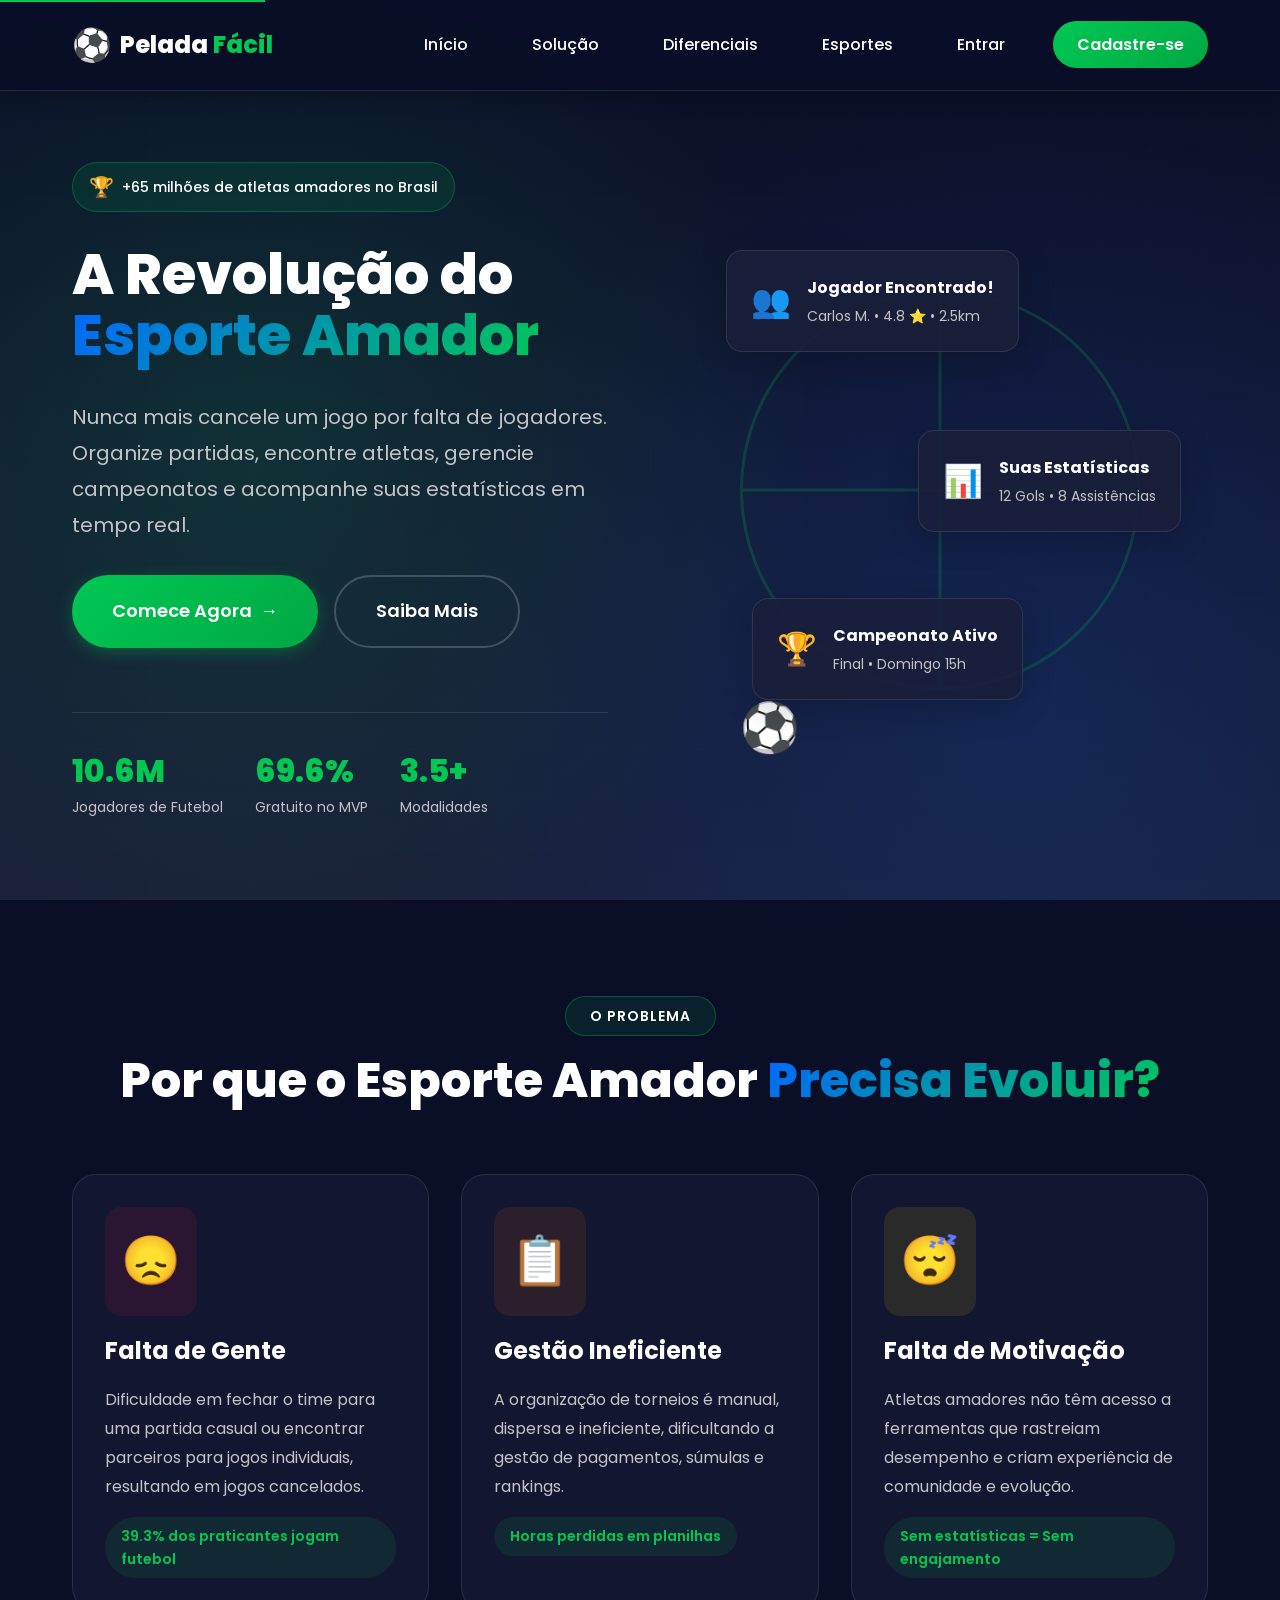
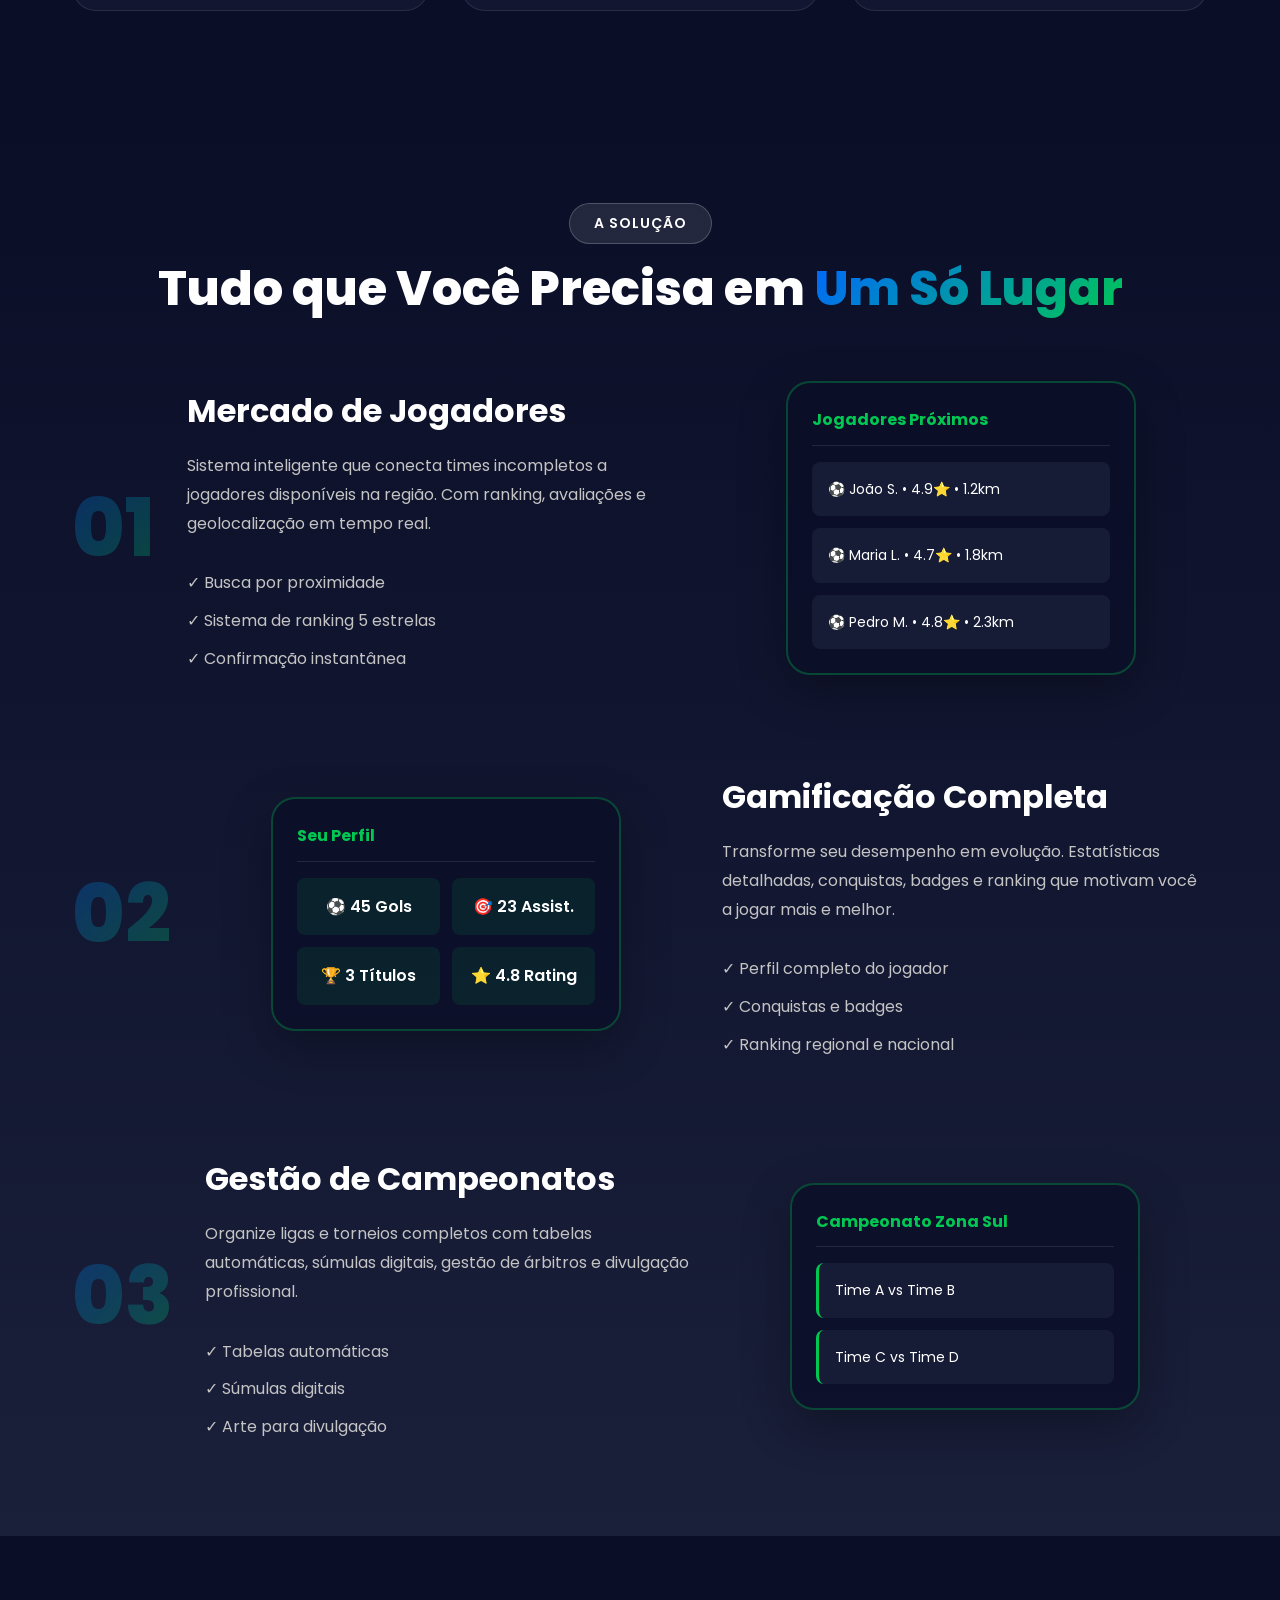
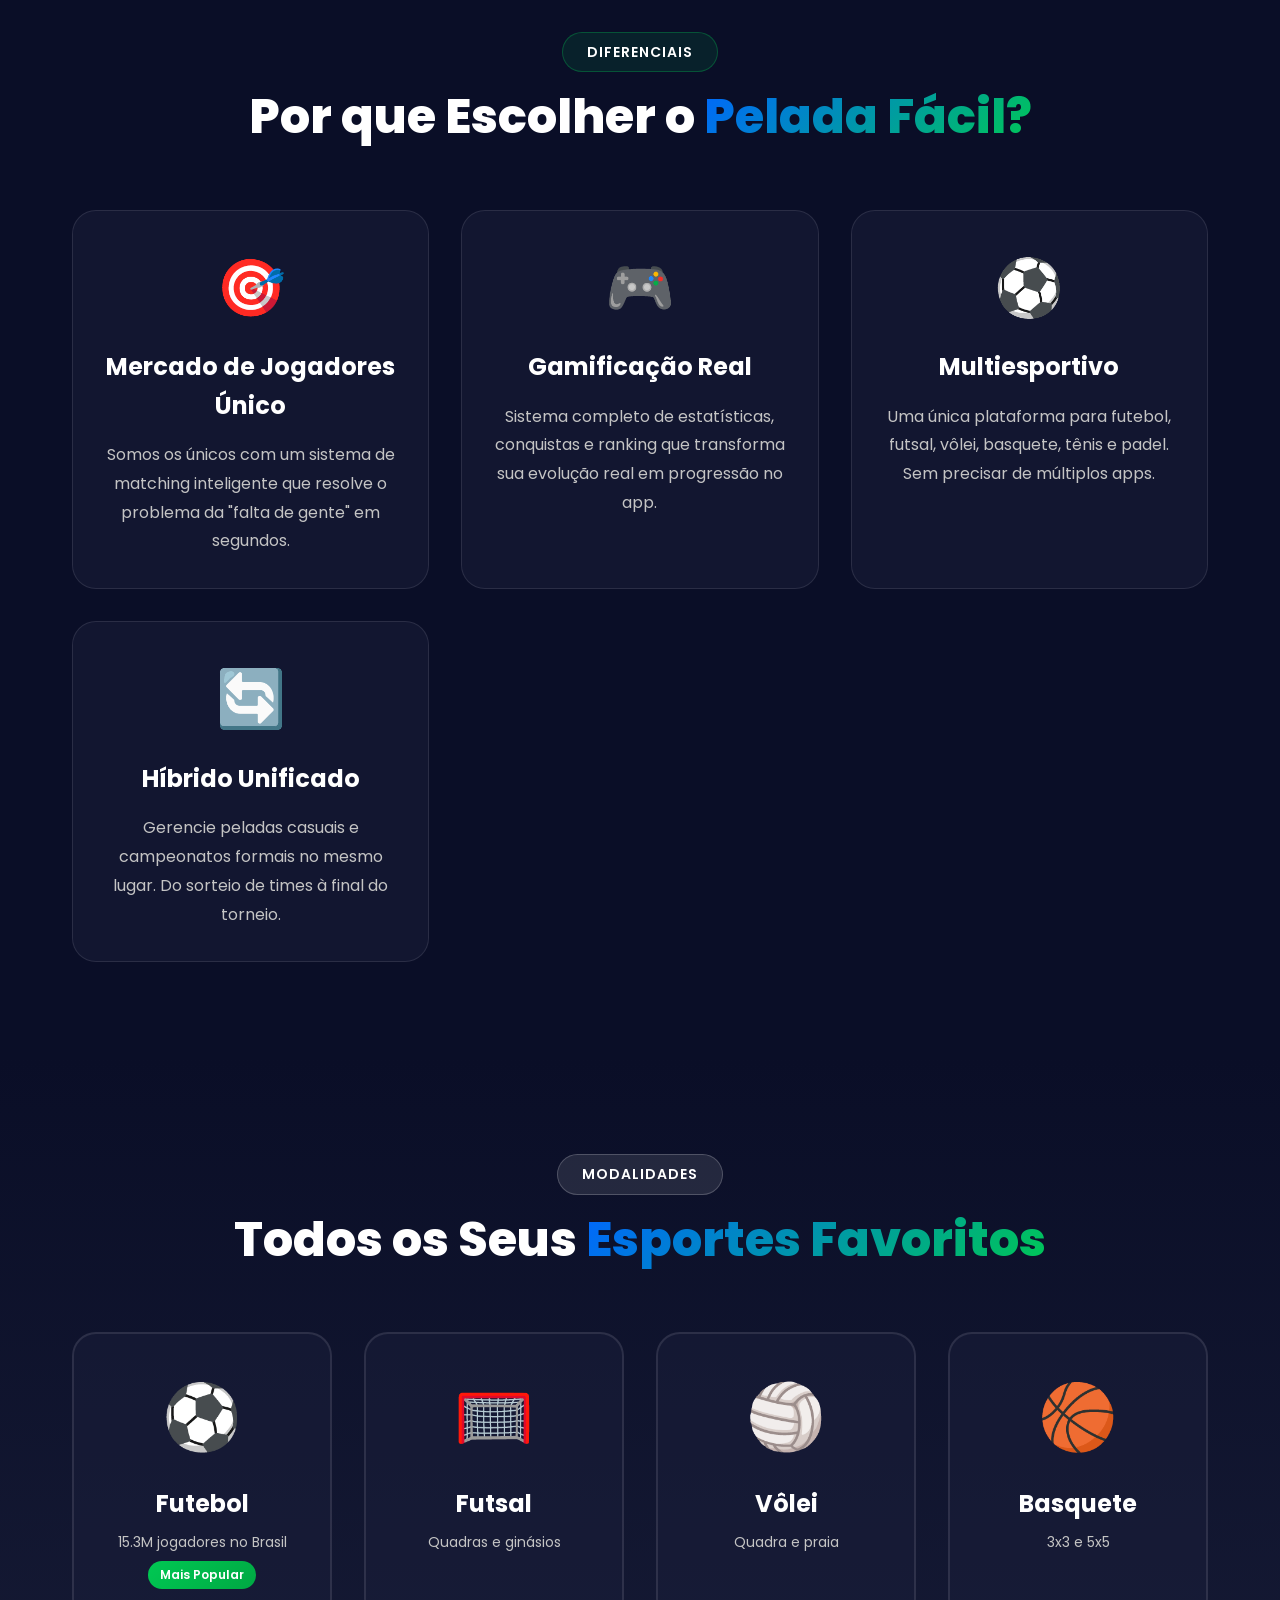
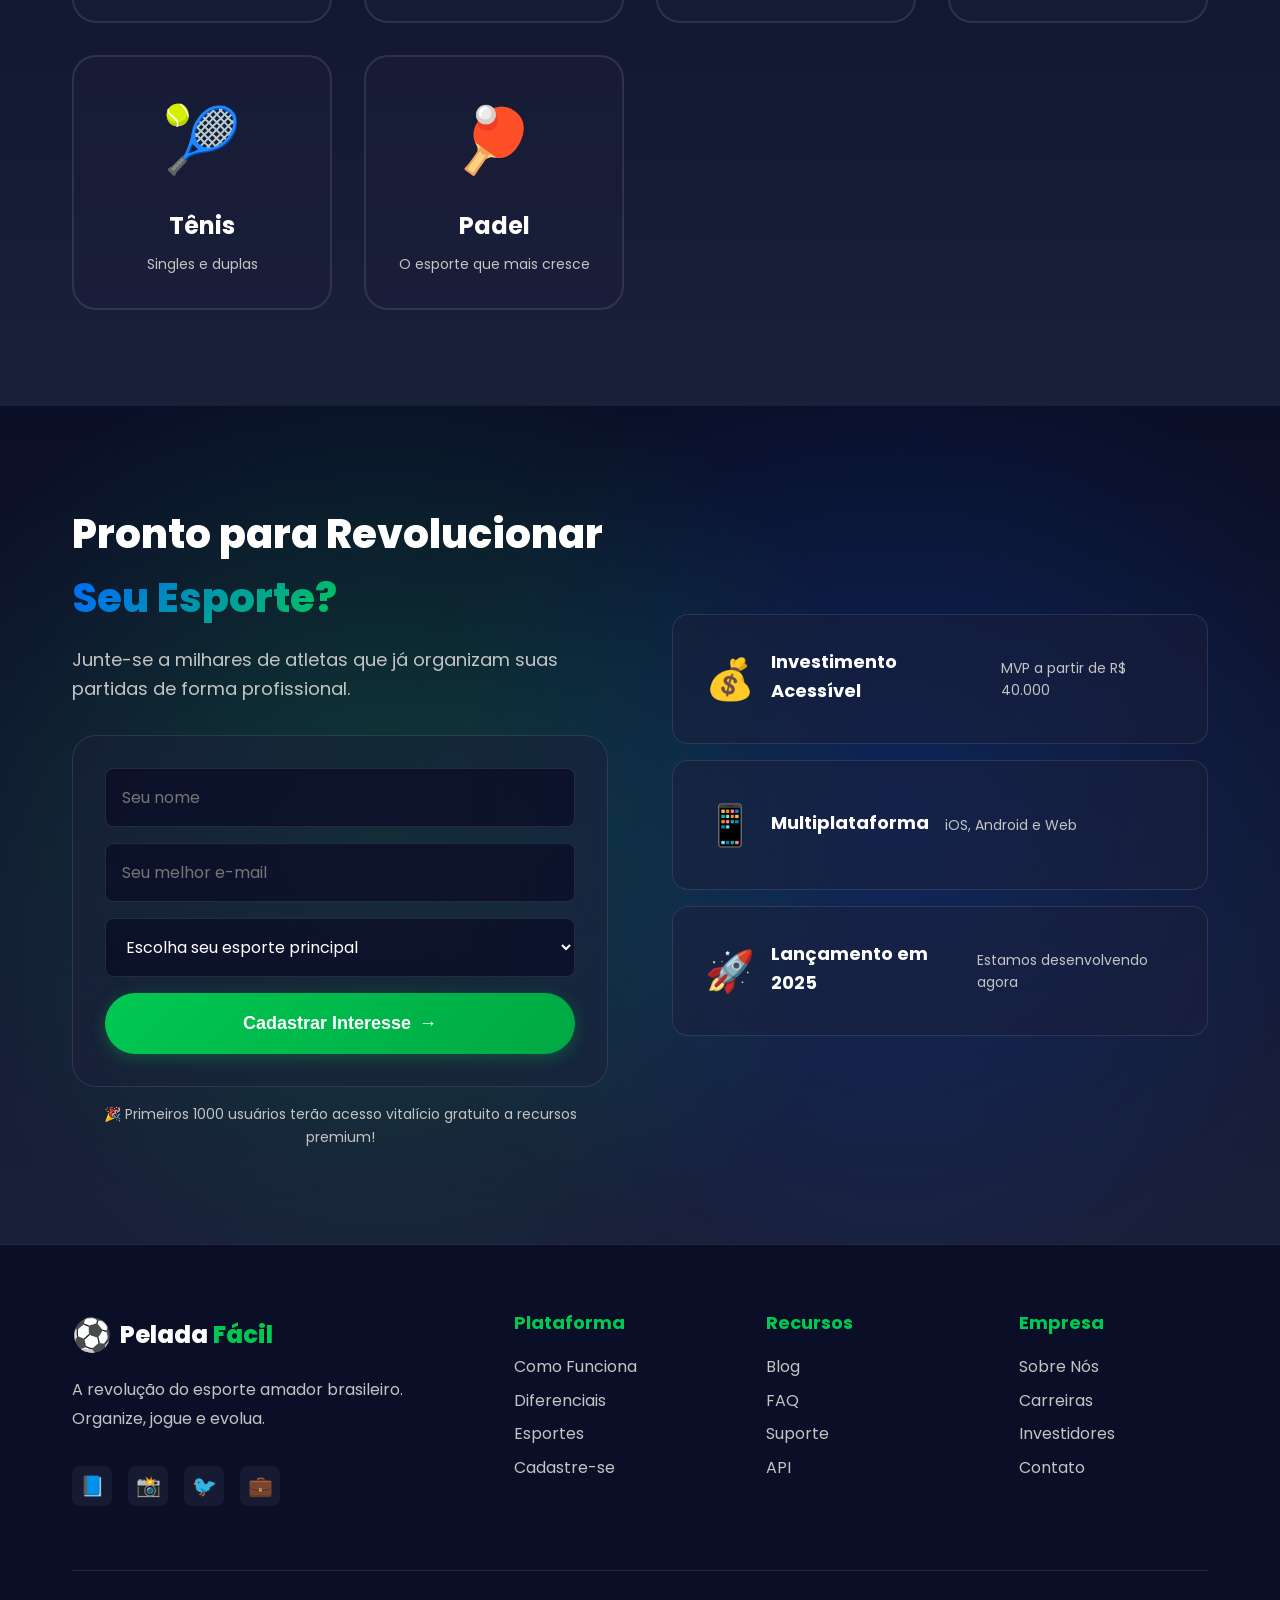
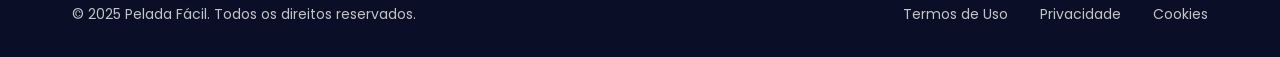
<file: index.html>
<!DOCTYPE html>
<html lang="pt-BR">
<head>
    <meta charset="UTF-8">
    <meta name="viewport" content="width=device-width, initial-scale=1.0">
    <meta name="description" content="Pelada Fácil - A revolução do esporte amador. Organize partidas, encontre jogadores e gerencie campeonatos.">
    <meta name="keywords" content="pelada, futebol, esporte amador, campeonato, organizar partida, encontrar jogadores, vôlei, basquete, tênis">
    <meta name="author" content="Pelada Fácil">
    <meta name="theme-color" content="#00c853">

    <!-- Open Graph / Facebook -->
    <meta property="og:type" content="website">
    <meta property="og:url" content="https://peladafacil.com.br/">
    <meta property="og:title" content="Pelada Fácil - A Revolução do Esporte Amador">
    <meta property="og:description" content="Nunca mais cancele um jogo por falta de jogadores. Organize partidas, encontre atletas e gerencie campeonatos.">
    <meta property="og:image" content="https://peladafacil.com.br/images/og-image.jpg">

    <!-- Twitter -->
    <meta property="twitter:card" content="summary_large_image">
    <meta property="twitter:url" content="https://peladafacil.com.br/">
    <meta property="twitter:title" content="Pelada Fácil - A Revolução do Esporte Amador">
    <meta property="twitter:description" content="Nunca mais cancele um jogo por falta de jogadores. Organize partidas, encontre atletas e gerencie campeonatos.">
    <meta property="twitter:image" content="https://peladafacil.com.br/images/og-image.jpg">

    <!-- PWA -->
    <link rel="manifest" href="/manifest.json">
    <meta name="mobile-web-app-capable" content="yes">
    <meta name="apple-mobile-web-app-capable" content="yes">
    <meta name="apple-mobile-web-app-status-bar-style" content="black-translucent">
    <meta name="apple-mobile-web-app-title" content="Pelada Fácil">

    <title>Pelada Fácil - A Revolução do Esporte Amador</title>
    <link rel="stylesheet" href="css/style.css">
    <link rel="preconnect" href="https://fonts.googleapis.com">
    <link rel="preconnect" href="https://fonts.gstatic.com" crossorigin>
    <link href="https://fonts.googleapis.com/css2?family=Poppins:wght@300;400;600;700;800&display=swap" rel="stylesheet">
</head>
<body>
    <!-- Header/Navigation -->
    <header class="header">
        <nav class="nav container">
            <div class="nav__logo">
                <span class="logo-icon">⚽</span>
                <span class="logo-text">Pelada <span class="logo-accent">Fácil</span></span>
            </div>
            <ul class="nav__menu" id="navMenu">
                <li><a href="#inicio" class="nav__link">Início</a></li>
                <li><a href="#solucao" class="nav__link">Solução</a></li>
                <li><a href="#diferenciais" class="nav__link">Diferenciais</a></li>
                <li><a href="#esportes" class="nav__link">Esportes</a></li>
                <li><a href="login.html" class="nav__link">Entrar</a></li>
                <li><a href="#contato" class="nav__link nav__link--cta">Cadastre-se</a></li>
            </ul>
            <div class="nav__toggle" id="navToggle">
                <span></span>
                <span></span>
                <span></span>
            </div>
        </nav>
    </header>

    <!-- Hero Section -->
    <section class="hero" id="inicio">
        <div class="hero__container container">
            <div class="hero__content">
                <div class="hero__badge">
                    <span class="badge-icon">🏆</span>
                    <span>+65 milhões de atletas amadores no Brasil</span>
                </div>
                <h1 class="hero__title">
                    A Revolução do <span class="text-gradient">Esporte Amador</span>
                </h1>
                <p class="hero__description">
                    Nunca mais cancele um jogo por falta de jogadores. Organize partidas,
                    encontre atletas, gerencie campeonatos e acompanhe suas estatísticas em tempo real.
                </p>
                <div class="hero__buttons">
                    <a href="#contato" class="btn btn--primary btn--large">
                        <span>Comece Agora</span>
                        <span class="btn-icon">→</span>
                    </a>
                    <a href="#solucao" class="btn btn--secondary btn--large">
                        <span>Saiba Mais</span>
                    </a>
                </div>
                <div class="hero__stats">
                    <div class="stat-item">
                        <span class="stat-number">15.3M</span>
                        <span class="stat-label">Jogadores de Futebol</span>
                    </div>
                    <div class="stat-item">
                        <span class="stat-number">100%</span>
                        <span class="stat-label">Gratuito no MVP</span>
                    </div>
                    <div class="stat-item">
                        <span class="stat-number">5+</span>
                        <span class="stat-label">Modalidades</span>
                    </div>
                </div>
            </div>
            <div class="hero__image">
                <div class="hero__card hero__card--1">
                    <div class="card-icon">👥</div>
                    <div class="card-content">
                        <h4>Jogador Encontrado!</h4>
                        <p>Carlos M. • 4.8 ⭐ • 2.5km</p>
                    </div>
                </div>
                <div class="hero__card hero__card--2">
                    <div class="card-icon">📊</div>
                    <div class="card-content">
                        <h4>Suas Estatísticas</h4>
                        <p>12 Gols • 8 Assistências</p>
                    </div>
                </div>
                <div class="hero__card hero__card--3">
                    <div class="card-icon">🏆</div>
                    <div class="card-content">
                        <h4>Campeonato Ativo</h4>
                        <p>Final • Domingo 15h</p>
                    </div>
                </div>
                <div class="hero__visual">
                    <div class="field-lines"></div>
                    <div class="ball-animation">⚽</div>
                </div>
            </div>
        </div>
    </section>

    <!-- Problem Section -->
    <section class="problem section" id="problema">
        <div class="container">
            <div class="section__header">
                <span class="section__badge">O Problema</span>
                <h2 class="section__title">Por que o Esporte Amador <span class="text-gradient">Precisa Evoluir?</span></h2>
            </div>
            <div class="problem__grid">
                <div class="problem__card">
                    <div class="problem__icon problem__icon--red">😞</div>
                    <h3>Falta de Gente</h3>
                    <p>Dificuldade em fechar o time para uma partida casual ou encontrar parceiros para jogos individuais, resultando em jogos cancelados.</p>
                    <div class="problem__stat">39.3% dos praticantes jogam futebol</div>
                </div>
                <div class="problem__card">
                    <div class="problem__icon problem__icon--orange">📋</div>
                    <h3>Gestão Ineficiente</h3>
                    <p>A organização de torneios é manual, dispersa e ineficiente, dificultando a gestão de pagamentos, súmulas e rankings.</p>
                    <div class="problem__stat">Horas perdidas em planilhas</div>
                </div>
                <div class="problem__card">
                    <div class="problem__icon problem__icon--yellow">😴</div>
                    <h3>Falta de Motivação</h3>
                    <p>Atletas amadores não têm acesso a ferramentas que rastreiam desempenho e criam experiência de comunidade e evolução.</p>
                    <div class="problem__stat">Sem estatísticas = Sem engajamento</div>
                </div>
            </div>
        </div>
    </section>

    <!-- Solution Section -->
    <section class="solution section section--dark" id="solucao">
        <div class="container">
            <div class="section__header">
                <span class="section__badge section__badge--light">A Solução</span>
                <h2 class="section__title">Tudo que Você Precisa em <span class="text-gradient">Um Só Lugar</span></h2>
            </div>
            <div class="solution__grid">
                <div class="solution__item">
                    <div class="solution__number">01</div>
                    <div class="solution__content">
                        <h3>Mercado de Jogadores</h3>
                        <p>Sistema inteligente que conecta times incompletos a jogadores disponíveis na região. Com ranking, avaliações e geolocalização em tempo real.</p>
                        <ul class="feature-list">
                            <li>✓ Busca por proximidade</li>
                            <li>✓ Sistema de ranking 5 estrelas</li>
                            <li>✓ Confirmação instantânea</li>
                        </ul>
                    </div>
                    <div class="solution__visual">
                        <div class="mockup mockup--marketplace">
                            <div class="mockup__header">Jogadores Próximos</div>
                            <div class="mockup__list">
                                <div class="player-item">⚽ João S. • 4.9⭐ • 1.2km</div>
                                <div class="player-item">⚽ Maria L. • 4.7⭐ • 1.8km</div>
                                <div class="player-item">⚽ Pedro M. • 4.8⭐ • 2.3km</div>
                            </div>
                        </div>
                    </div>
                </div>

                <div class="solution__item solution__item--reverse">
                    <div class="solution__number">02</div>
                    <div class="solution__content">
                        <h3>Gamificação Completa</h3>
                        <p>Transforme seu desempenho em evolução. Estatísticas detalhadas, conquistas, badges e ranking que motivam você a jogar mais e melhor.</p>
                        <ul class="feature-list">
                            <li>✓ Perfil completo do jogador</li>
                            <li>✓ Conquistas e badges</li>
                            <li>✓ Ranking regional e nacional</li>
                        </ul>
                    </div>
                    <div class="solution__visual">
                        <div class="mockup mockup--stats">
                            <div class="mockup__header">Seu Perfil</div>
                            <div class="stat-grid">
                                <div class="stat-box">⚽ 45 Gols</div>
                                <div class="stat-box">🎯 23 Assist.</div>
                                <div class="stat-box">🏆 3 Títulos</div>
                                <div class="stat-box">⭐ 4.8 Rating</div>
                            </div>
                        </div>
                    </div>
                </div>

                <div class="solution__item">
                    <div class="solution__number">03</div>
                    <div class="solution__content">
                        <h3>Gestão de Campeonatos</h3>
                        <p>Organize ligas e torneios completos com tabelas automáticas, súmulas digitais, gestão de árbitros e divulgação profissional.</p>
                        <ul class="feature-list">
                            <li>✓ Tabelas automáticas</li>
                            <li>✓ Súmulas digitais</li>
                            <li>✓ Arte para divulgação</li>
                        </ul>
                    </div>
                    <div class="solution__visual">
                        <div class="mockup mockup--tournament">
                            <div class="mockup__header">Campeonato Zona Sul</div>
                            <div class="bracket">
                                <div class="match">Time A vs Time B</div>
                                <div class="match">Time C vs Time D</div>
                            </div>
                        </div>
                    </div>
                </div>
            </div>
        </div>
    </section>

    <!-- Differentials Section -->
    <section class="differentials section" id="diferenciais">
        <div class="container">
            <div class="section__header">
                <span class="section__badge">Diferenciais</span>
                <h2 class="section__title">Por que Escolher o <span class="text-gradient">Pelada Fácil?</span></h2>
            </div>
            <div class="differentials__grid">
                <div class="diff-card">
                    <div class="diff-card__icon">🎯</div>
                    <h3>Mercado de Jogadores Único</h3>
                    <p>Somos os únicos com um sistema de matching inteligente que resolve o problema da "falta de gente" em segundos.</p>
                </div>
                <div class="diff-card">
                    <div class="diff-card__icon">🎮</div>
                    <h3>Gamificação Real</h3>
                    <p>Sistema completo de estatísticas, conquistas e ranking que transforma sua evolução real em progressão no app.</p>
                </div>
                <div class="diff-card">
                    <div class="diff-card__icon">⚽</div>
                    <h3>Multiesportivo</h3>
                    <p>Uma única plataforma para futebol, futsal, vôlei, basquete, tênis e padel. Sem precisar de múltiplos apps.</p>
                </div>
                <div class="diff-card">
                    <div class="diff-card__icon">🔄</div>
                    <h3>Híbrido Unificado</h3>
                    <p>Gerencie peladas casuais e campeonatos formais no mesmo lugar. Do sorteio de times à final do torneio.</p>
                </div>
            </div>
        </div>
    </section>

    <!-- Sports Section -->
    <section class="sports section section--dark" id="esportes">
        <div class="container">
            <div class="section__header">
                <span class="section__badge section__badge--light">Modalidades</span>
                <h2 class="section__title">Todos os Seus <span class="text-gradient">Esportes Favoritos</span></h2>
            </div>
            <div class="sports__grid">
                <div class="sport-card sport-card--football">
                    <div class="sport-card__icon">⚽</div>
                    <h3>Futebol</h3>
                    <p>15.3M jogadores no Brasil</p>
                    <span class="sport-card__badge">Mais Popular</span>
                </div>
                <div class="sport-card sport-card--futsal">
                    <div class="sport-card__icon">🥅</div>
                    <h3>Futsal</h3>
                    <p>Quadras e ginásios</p>
                </div>
                <div class="sport-card sport-card--volleyball">
                    <div class="sport-card__icon">🏐</div>
                    <h3>Vôlei</h3>
                    <p>Quadra e praia</p>
                </div>
                <div class="sport-card sport-card--basketball">
                    <div class="sport-card__icon">🏀</div>
                    <h3>Basquete</h3>
                    <p>3x3 e 5x5</p>
                </div>
                <div class="sport-card sport-card--tennis">
                    <div class="sport-card__icon">🎾</div>
                    <h3>Tênis</h3>
                    <p>Singles e duplas</p>
                </div>
                <div class="sport-card sport-card--padel">
                    <div class="sport-card__icon">🏓</div>
                    <h3>Padel</h3>
                    <p>O esporte que mais cresce</p>
                </div>
            </div>
        </div>
    </section>

    <!-- CTA Section -->
    <section class="cta section" id="contato">
        <div class="container">
            <div class="cta__container">
                <div class="cta__content">
                    <h2 class="cta__title">Pronto para Revolucionar <span class="text-gradient">Seu Esporte?</span></h2>
                    <p class="cta__description">Junte-se a milhares de atletas que já organizam suas partidas de forma profissional.</p>
                    <form class="cta__form" id="ctaForm">
                        <div class="form-group">
                            <input type="text" placeholder="Seu nome" required>
                        </div>
                        <div class="form-group">
                            <input type="email" placeholder="Seu melhor e-mail" required>
                        </div>
                        <div class="form-group">
                            <select required>
                                <option value="">Escolha seu esporte principal</option>
                                <option value="futebol">Futebol</option>
                                <option value="futsal">Futsal</option>
                                <option value="volei">Vôlei</option>
                                <option value="basquete">Basquete</option>
                                <option value="tenis">Tênis</option>
                                <option value="padel">Padel</option>
                            </select>
                        </div>
                        <button type="submit" class="btn btn--primary btn--large btn--full">
                            <span>Cadastrar Interesse</span>
                            <span class="btn-icon">→</span>
                        </button>
                    </form>
                    <p class="cta__note">🎉 Primeiros 1000 usuários terão acesso vitalício gratuito a recursos premium!</p>
                </div>
                <div class="cta__stats">
                    <div class="cta-stat-card">
                        <div class="cta-stat-icon">💰</div>
                        <h4>Investimento Acessível</h4>
                        <p>MVP a partir de R$ 40.000</p>
                    </div>
                    <div class="cta-stat-card">
                        <div class="cta-stat-icon">📱</div>
                        <h4>Multiplataforma</h4>
                        <p>iOS, Android e Web</p>
                    </div>
                    <div class="cta-stat-card">
                        <div class="cta-stat-icon">🚀</div>
                        <h4>Lançamento em 2025</h4>
                        <p>Estamos desenvolvendo agora</p>
                    </div>
                </div>
            </div>
        </div>
    </section>

    <!-- Footer -->
    <footer class="footer">
        <div class="container">
            <div class="footer__grid">
                <div class="footer__brand">
                    <div class="footer__logo">
                        <span class="logo-icon">⚽</span>
                        <span class="logo-text">Pelada <span class="logo-accent">Fácil</span></span>
                    </div>
                    <p class="footer__description">A revolução do esporte amador brasileiro. Organize, jogue e evolua.</p>
                    <div class="footer__social">
                        <a href="#" class="social-link">📘</a>
                        <a href="#" class="social-link">📸</a>
                        <a href="#" class="social-link">🐦</a>
                        <a href="#" class="social-link">💼</a>
                    </div>
                </div>
                <div class="footer__links">
                    <h4>Plataforma</h4>
                    <ul>
                        <li><a href="#solucao">Como Funciona</a></li>
                        <li><a href="#diferenciais">Diferenciais</a></li>
                        <li><a href="#esportes">Esportes</a></li>
                        <li><a href="#contato">Cadastre-se</a></li>
                    </ul>
                </div>
                <div class="footer__links">
                    <h4>Recursos</h4>
                    <ul>
                        <li><a href="#">Blog</a></li>
                        <li><a href="#">FAQ</a></li>
                        <li><a href="#">Suporte</a></li>
                        <li><a href="#">API</a></li>
                    </ul>
                </div>
                <div class="footer__links">
                    <h4>Empresa</h4>
                    <ul>
                        <li><a href="#">Sobre Nós</a></li>
                        <li><a href="#">Carreiras</a></li>
                        <li><a href="#">Investidores</a></li>
                        <li><a href="#">Contato</a></li>
                    </ul>
                </div>
            </div>
            <div class="footer__bottom">
                <p>&copy; 2025 Pelada Fácil. Todos os direitos reservados.</p>
                <div class="footer__legal">
                    <a href="#">Termos de Uso</a>
                    <a href="#">Privacidade</a>
                    <a href="#">Cookies</a>
                </div>
            </div>
        </div>
    </footer>

    <script src="js/script.js"></script>
</body>
</html>
</file>
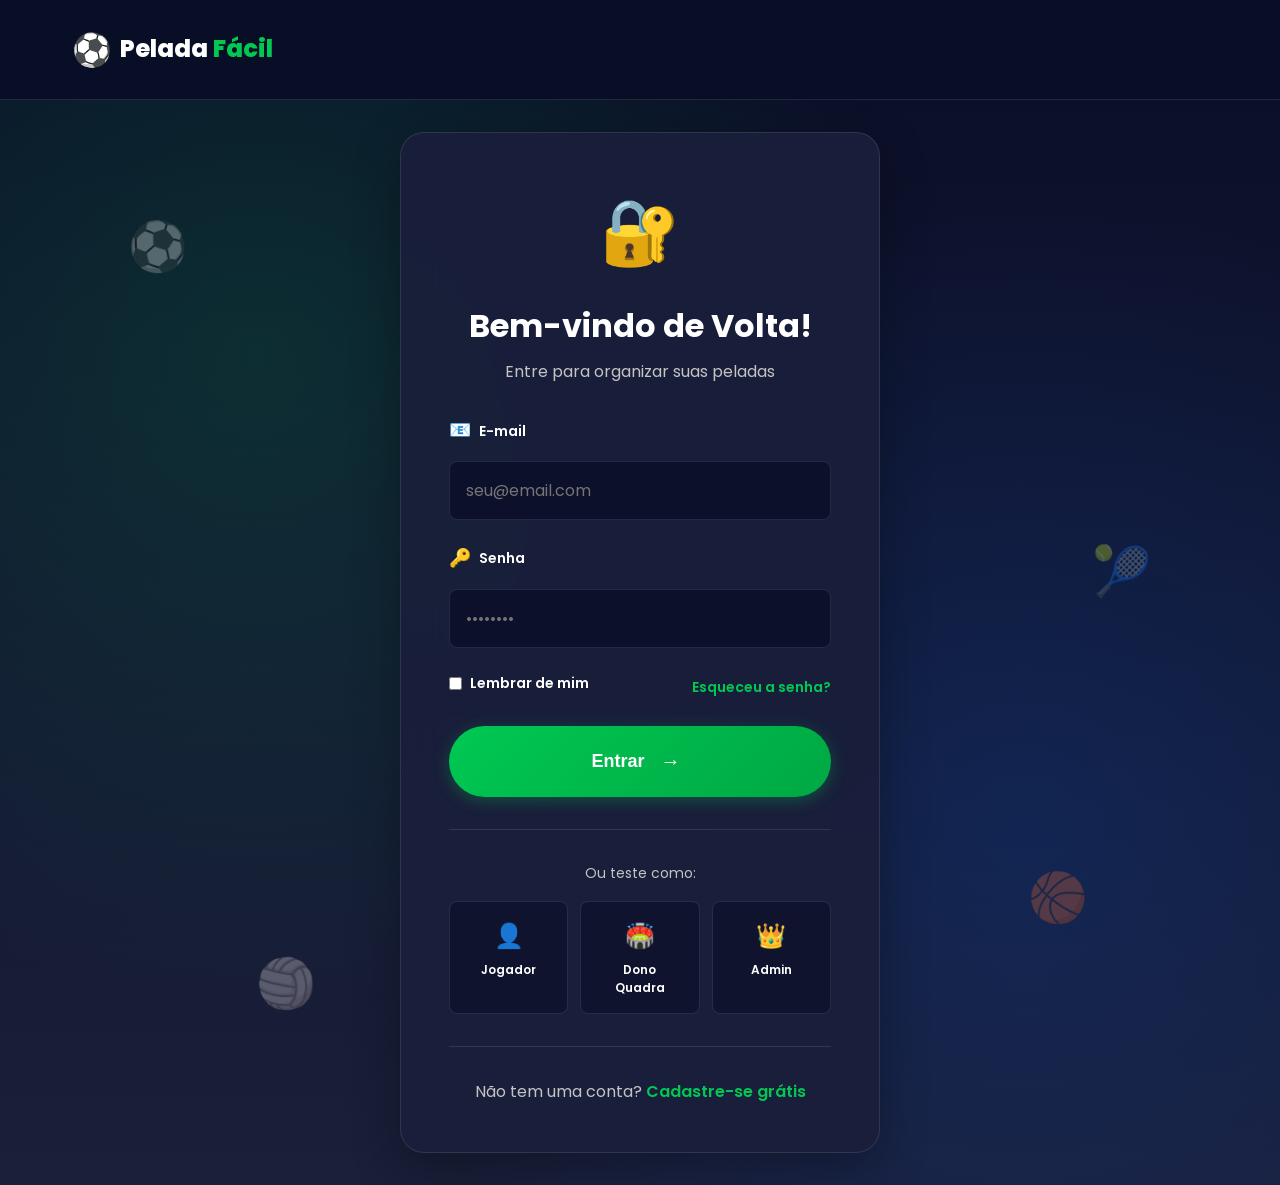
<file: admin-aprovacoes.html>
<!DOCTYPE html>
<html lang="pt-BR">
<head>
    <meta charset="UTF-8">
    <meta name="viewport" content="width=device-width, initial-scale=1.0">
    <title>Aprovações - Admin Pelada Fácil</title>
    <link rel="stylesheet" href="css/style.css">
    <link rel="stylesheet" href="css/dashboard.css">
    <link rel="preconnect" href="https://fonts.googleapis.com">
    <link rel="preconnect" href="https://fonts.gstatic.com" crossorigin>
    <link href="https://fonts.googleapis.com/css2?family=Poppins:wght@300;400;600;700;800&display=swap" rel="stylesheet">
    <link rel="stylesheet" href="https://cdnjs.cloudflare.com/ajax/libs/font-awesome/6.4.2/css/all.min.css">
</head>
<body class="dashboard-body">
    <!-- Sidebar -->
    <aside class="sidebar">
        <div class="sidebar__header">
            <div class="sidebar__logo">
                <span class="logo-icon"><i class="fas fa-futbol"></i></span>
                <span class="logo-text">Pelada <span class="logo-accent">Fácil</span></span>
            </div>
            <div class="sidebar__badge sidebar__badge--admin">Super Admin <i class="fas fa-crown"></i></div>
        </div>

        <nav class="sidebar__nav">
            <a href="dashboard-admin.html" class="sidebar__link">
                <span class="sidebar__icon"><i class="fas fa-home"></i></span>
                <span>Dashboard</span>
            </a>
            <a href="admin-aprovacoes.html" class="sidebar__link active">
                <span class="sidebar__icon"><i class="fas fa-check-circle"></i></span>
                <span>Aprovações</span>
                <span class="sidebar__badge-small" data-type="aprovacoes">12</span>
            </a>
            <a href="admin-quadras.html" class="sidebar__link">
                <span class="sidebar__icon"><i class="fas fa-building"></i></span>
                <span>Quadras</span>
            </a>
            <a href="admin-usuarios.html" class="sidebar__link">
                <span class="sidebar__icon"><i class="fas fa-users"></i></span>
                <span>Usuários</span>
            </a>
            <a href="admin-partidas.html" class="sidebar__link">
                <span class="sidebar__icon"><i class="fas fa-gamepad"></i></span>
                <span>Partidas</span>
            </a>
            <a href="admin-financeiro.html" class="sidebar__link">
                <span class="sidebar__icon"><i class="fas fa-dollar-sign"></i></span>
                <span>Financeiro</span>
            </a>
            <a href="admin-relatorios.html" class="sidebar__link">
                <span class="sidebar__icon"><i class="fas fa-chart-line"></i></span>
                <span>Relatórios</span>
            </a>
            <a href="admin-denuncias.html" class="sidebar__link">
                <span class="sidebar__icon"><i class="fas fa-exclamation-triangle"></i></span>
                <span>Denúncias</span>
                <span class="sidebar__badge-small">3</span>
            </a>
            <a href="admin-notificacoes.html" class="sidebar__link">
                <span class="sidebar__icon"><i class="fas fa-bell"></i></span>
                <span>Notificações</span>
            </a>
            <a href="admin-configuracoes.html" class="sidebar__link">
                <span class="sidebar__icon"><i class="fas fa-cog"></i></span>
                <span>Configurações</span>
            </a>
        </nav>

        <div class="sidebar__footer">
            <div class="sidebar__user">
                <div class="user-avatar"><i class="fas fa-user-shield"></i></div>
                <div class="user-info">
                    <div class="user-name">Admin Master</div>
                    <div class="user-rating">Acesso Total</div>
                </div>
            </div>
            <a href="index.html" class="sidebar__link sidebar__link--logout">
                <span class="sidebar__icon"><i class="fas fa-sign-out-alt"></i></span>
                <span>Sair</span>
            </a>
        </div>
    </aside>

    <!-- Main Content -->
    <main class="dashboard-main">
        <!-- Top Bar -->
        <header class="topbar">
            <div class="topbar__left">
                <button class="btn-menu-toggle" id="menuToggle">
                    <span></span>
                    <span></span>
                    <span></span>
                </button>
                <h1 class="topbar__title">Aprovações Pendentes</h1>
            </div>
            <div class="topbar__right">
                <div class="topbar-search">
                    <i class="fas fa-search"></i>
                    <input type="text" placeholder="Buscar aprovações...">
                </div>
                <button class="topbar__btn">
                    <span class="topbar__icon"><i class="fas fa-bell"></i></span>
                    <span class="topbar__badge">15</span>
                </button>
            </div>
        </header>

        <!-- Dashboard Content -->
        <div class="dashboard-content">
            <!-- Filter Tabs -->
            <div class="filter-tabs">
                <button class="filter-tab active" onclick="filtrarAprovacoes('todas')">
                    <i class="fas fa-list"></i> Todas (12)
                </button>
                <button class="filter-tab" onclick="filtrarAprovacoes('quadras')">
                    <i class="fas fa-building"></i> Quadras (8)
                </button>
                <button class="filter-tab" onclick="filtrarAprovacoes('usuarios')">
                    <i class="fas fa-user"></i> Usuários (3)
                </button>
                <button class="filter-tab" onclick="filtrarAprovacoes('eventos')">
                    <i class="fas fa-calendar"></i> Eventos (1)
                </button>
            </div>

            <!-- Pending Approvals Grid -->
            <div class="approval-full-grid">
                <!-- Quadra 1 -->
                <div class="approval-card-full" data-id="quadra-1" data-type="quadra">
                    <div class="approval-card-full__images">
                        <img src="https://images.unsplash.com/photo-1574629810360-7efbbe195018?w=600&h=400&fit=crop" alt="Campo de Futebol" class="approval-main-img">
                        <div class="approval-thumb-grid">
                            <img src="https://images.unsplash.com/photo-1431324155629-1a6deb1dec8d?w=150&h=100&fit=crop" alt="Thumbnail">
                            <img src="https://images.unsplash.com/photo-1529900748604-07564a03e7a6?w=150&h=100&fit=crop" alt="Thumbnail">
                            <img src="https://images.unsplash.com/photo-1517649763962-0c623066013b?w=150&h=100&fit=crop" alt="Thumbnail">
                        </div>
                    </div>
                    <div class="approval-card-full__content">
                        <div class="approval-header-full">
                            <div>
                                <span class="approval-badge approval-badge--new">Nova Quadra</span>
                                <h3>Arena Champions League</h3>
                            </div>
                            <div class="approval-time">Há 2 horas</div>
                        </div>

                        <div class="approval-details-grid">
                            <div class="detail-box">
                                <i class="fas fa-map-marker-alt"></i>
                                <div>
                                    <label>Localização</label>
                                    <p>Av. Moema, 1234 - Moema, São Paulo - SP</p>
                                </div>
                            </div>
                            <div class="detail-box">
                                <i class="fas fa-user"></i>
                                <div>
                                    <label>Responsável</label>
                                    <p>Roberto Silva</p>
                                    <small>roberto.silva@email.com | (11) 99999-9999</small>
                                </div>
                            </div>
                            <div class="detail-box">
                                <i class="fas fa-dollar-sign"></i>
                                <div>
                                    <label>Preço por Hora</label>
                                    <p>R$ 180,00</p>
                                </div>
                            </div>
                            <div class="detail-box">
                                <i class="fas fa-clock"></i>
                                <div>
                                    <label>Horário de Funcionamento</label>
                                    <p>Seg-Sex: 07:00-23:00 | Sáb-Dom: 06:00-00:00</p>
                                </div>
                            </div>
                        </div>

                        <div class="approval-features-full">
                            <h4><i class="fas fa-list-check"></i> Comodidades e Esportes</h4>
                            <div class="features-tags">
                                <span class="feature-tag"><i class="fas fa-futbol"></i> Futebol Society</span>
                                <span class="feature-tag"><i class="fas fa-running"></i> Futsal</span>
                                <span class="feature-tag"><i class="fas fa-lightbulb"></i> Iluminação LED</span>
                                <span class="feature-tag"><i class="fas fa-shower"></i> Vestiários</span>
                                <span class="feature-tag"><i class="fas fa-parking"></i> Estacionamento</span>
                                <span class="feature-tag"><i class="fas fa-wifi"></i> Wi-Fi Grátis</span>
                                <span class="feature-tag"><i class="fas fa-utensils"></i> Lanchonete</span>
                                <span class="feature-tag"><i class="fas fa-shield-alt"></i> Segurança 24h</span>
                            </div>
                        </div>

                        <div class="approval-description">
                            <h4><i class="fas fa-align-left"></i> Descrição</h4>
                            <p>Campo de futebol society profissional com grama sintética de última geração. Estrutura completa com vestiários, arquibancada para 200 pessoas, lanchonete e estacionamento privativo. Ideal para peladas, campeonatos e eventos corporativos.</p>
                        </div>
                    </div>
                    <div class="approval-card-full__actions">
                        <button class="btn btn--danger" onclick="rejeitarQuadra('quadra-1', 'Arena Champions League')">
                            <i class="fas fa-times"></i> Rejeitar
                        </button>
                        <button class="btn btn--secondary" onclick="solicitarMaisInfo('quadra-1')">
                            <i class="fas fa-question-circle"></i> Mais Informações
                        </button>
                        <button class="btn btn--success" onclick="aprovarQuadra('quadra-1', 'Arena Champions League')">
                            <i class="fas fa-check"></i> Aprovar
                        </button>
                    </div>
                </div>

                <!-- Quadra 2 -->
                <div class="approval-card-full" data-id="quadra-2" data-type="quadra">
                    <div class="approval-card-full__images">
                        <img src="https://images.unsplash.com/photo-1612872087720-bb876e2e67d1?w=600&h=400&fit=crop" alt="Quadra de Vôlei" class="approval-main-img">
                        <div class="approval-thumb-grid">
                            <img src="https://images.unsplash.com/photo-1587280501635-68a0e82cd5ff?w=150&h=100&fit=crop" alt="Thumbnail">
                            <img src="https://images.unsplash.com/photo-1593786481097-d0ca6c53d4c5?w=150&h=100&fit=crop" alt="Thumbnail">
                            <img src="https://images.unsplash.com/photo-1559827260-dc66d52bef19?w=150&h=100&fit=crop" alt="Thumbnail">
                        </div>
                    </div>
                    <div class="approval-card-full__content">
                        <div class="approval-header-full">
                            <div>
                                <span class="approval-badge approval-badge--new">Nova Quadra</span>
                                <h3>Beach Vôlei Paradise</h3>
                            </div>
                            <div class="approval-time">Há 5 horas</div>
                        </div>

                        <div class="approval-details-grid">
                            <div class="detail-box">
                                <i class="fas fa-map-marker-alt"></i>
                                <div>
                                    <label>Localização</label>
                                    <p>Rua Olimpíadas, 890 - Vila Olímpia, São Paulo - SP</p>
                                </div>
                            </div>
                            <div class="detail-box">
                                <i class="fas fa-user"></i>
                                <div>
                                    <label>Responsável</label>
                                    <p>Ana Paula Costa</p>
                                    <small>ana.costa@email.com | (11) 98888-8888</small>
                                </div>
                            </div>
                            <div class="detail-box">
                                <i class="fas fa-dollar-sign"></i>
                                <div>
                                    <label>Preço por Hora</label>
                                    <p>R$ 120,00</p>
                                </div>
                            </div>
                            <div class="detail-box">
                                <i class="fas fa-clock"></i>
                                <div>
                                    <label>Horário de Funcionamento</label>
                                    <p>Todos os dias: 08:00-22:00</p>
                                </div>
                            </div>
                        </div>

                        <div class="approval-features-full">
                            <h4><i class="fas fa-list-check"></i> Comodidades e Esportes</h4>
                            <div class="features-tags">
                                <span class="feature-tag"><i class="fas fa-volleyball-ball"></i> Vôlei de Praia</span>
                                <span class="feature-tag"><i class="fas fa-umbrella-beach"></i> Areia Importada</span>
                                <span class="feature-tag"><i class="fas fa-sun"></i> Área Aberta</span>
                                <span class="feature-tag"><i class="fas fa-shower"></i> Duchas</span>
                                <span class="feature-tag"><i class="fas fa-beer"></i> Bar</span>
                                <span class="feature-tag"><i class="fas fa-music"></i> Som Ambiente</span>
                            </div>
                        </div>

                        <div class="approval-description">
                            <h4><i class="fas fa-align-left"></i> Descrição</h4>
                            <p>Quadra de vôlei de praia profissional com areia importada. Ambiente descontraído perfeito para treinos e lazer. Conta com bar, duchas e área de convivência. Vista panorâmica da cidade.</p>
                        </div>
                    </div>
                    <div class="approval-card-full__actions">
                        <button class="btn btn--danger" onclick="rejeitarQuadra('quadra-2', 'Beach Vôlei Paradise')">
                            <i class="fas fa-times"></i> Rejeitar
                        </button>
                        <button class="btn btn--secondary" onclick="solicitarMaisInfo('quadra-2')">
                            <i class="fas fa-question-circle"></i> Mais Informações
                        </button>
                        <button class="btn btn--success" onclick="aprovarQuadra('quadra-2', 'Beach Vôlei Paradise')">
                            <i class="fas fa-check"></i> Aprovar
                        </button>
                    </div>
                </div>

                <!-- Usuário Novo -->
                <div class="approval-card-full" data-id="user-1" data-type="usuario">
                    <div class="approval-card-full__images">
                        <div class="user-approval-header">
                            <img src="https://i.pravatar.cc/300?img=12" alt="Foto do Usuário" class="user-approval-avatar">
                            <div class="user-approval-info">
                                <span class="approval-badge approval-badge--user">Novo Usuário</span>
                                <h3>Carlos Eduardo Mendes</h3>
                                <p class="user-email"><i class="fas fa-envelope"></i> carlos.mendes@email.com</p>
                                <p class="user-phone"><i class="fas fa-phone"></i> (11) 97777-7777</p>
                            </div>
                        </div>
                    </div>
                    <div class="approval-card-full__content">
                        <div class="approval-details-grid">
                            <div class="detail-box">
                                <i class="fas fa-calendar"></i>
                                <div>
                                    <label>Data de Cadastro</label>
                                    <p>15 de Dezembro de 2024</p>
                                </div>
                            </div>
                            <div class="detail-box">
                                <i class="fas fa-user-tag"></i>
                                <div>
                                    <label>Tipo de Conta</label>
                                    <p>Dono de Quadra</p>
                                </div>
                            </div>
                            <div class="detail-box">
                                <i class="fas fa-map-marker-alt"></i>
                                <div>
                                    <label>Cidade</label>
                                    <p>São Paulo - SP</p>
                                </div>
                            </div>
                            <div class="detail-box">
                                <i class="fas fa-id-card"></i>
                                <div>
                                    <label>CPF/CNPJ</label>
                                    <p>12.345.678/0001-90</p>
                                </div>
                            </div>
                        </div>

                        <div class="approval-description">
                            <h4><i class="fas fa-file-alt"></i> Informações Adicionais</h4>
                            <p>Empresário no ramo esportivo há 10 anos. Possui 2 quadras em São Paulo e deseja expandir seus negócios através da plataforma. Referências comerciais verificadas.</p>
                        </div>

                        <div class="approval-documents">
                            <h4><i class="fas fa-paperclip"></i> Documentos Enviados</h4>
                            <div class="document-list">
                                <div class="document-item">
                                    <i class="fas fa-file-pdf"></i>
                                    <span>RG/CNH - Frente e Verso.pdf</span>
                                    <button class="btn-icon" onclick="visualizarDocumento('doc1')"><i class="fas fa-eye"></i></button>
                                </div>
                                <div class="document-item">
                                    <i class="fas fa-file-pdf"></i>
                                    <span>Comprovante de Residência.pdf</span>
                                    <button class="btn-icon" onclick="visualizarDocumento('doc2')"><i class="fas fa-eye"></i></button>
                                </div>
                                <div class="document-item">
                                    <i class="fas fa-file-pdf"></i>
                                    <span>Contrato Social da Empresa.pdf</span>
                                    <button class="btn-icon" onclick="visualizarDocumento('doc3')"><i class="fas fa-eye"></i></button>
                                </div>
                            </div>
                        </div>
                    </div>
                    <div class="approval-card-full__actions">
                        <button class="btn btn--danger" onclick="rejeitarUsuario('user-1', 'Carlos Eduardo Mendes')">
                            <i class="fas fa-times"></i> Rejeitar
                        </button>
                        <button class="btn btn--secondary" onclick="enviarMensagem('carlos.mendes@email.com')">
                            <i class="fas fa-envelope"></i> Enviar Mensagem
                        </button>
                        <button class="btn btn--success" onclick="aprovarUsuario('user-1', 'Carlos Eduardo Mendes')">
                            <i class="fas fa-check"></i> Aprovar
                        </button>
                    </div>
                </div>
            </div>
        </div>
    </main>

    <script src="js/funcionalidades.js"></script>
    <script src="js/dashboard.js"></script>
    <script>
        function filtrarAprovacoes(tipo) {
            const cards = document.querySelectorAll('.approval-card-full');
            const tabs = document.querySelectorAll('.filter-tab');

            tabs.forEach(tab => tab.classList.remove('active'));
            event.target.closest('.filter-tab').classList.add('active');

            cards.forEach(card => {
                if (tipo === 'todas') {
                    card.style.display = 'grid';
                } else if (tipo === 'quadras' && card.dataset.type === 'quadra') {
                    card.style.display = 'grid';
                } else if (tipo === 'usuarios' && card.dataset.type === 'usuario') {
                    card.style.display = 'grid';
                } else if (tipo === 'eventos' && card.dataset.type === 'evento') {
                    card.style.display = 'grid';
                } else {
                    card.style.display = 'none';
                }
            });
        }

        function solicitarMaisInfo(id) {
            showNotification('Solicitação de informações enviada!', 'info');
        }

        function visualizarDocumento(docId) {
            showNotification('Abrindo documento...', 'info');
        }

        function aprovarUsuario(id, nome) {
            if (confirm(`Aprovar o usuário ${nome}?`)) {
                showNotification(`Usuário ${nome} aprovado com sucesso!`, 'success');
                const card = document.querySelector(`[data-id="${id}"]`);
                if (card) {
                    card.style.opacity = '0';
                    setTimeout(() => card.remove(), 300);
                }
            }
        }

        function rejeitarUsuario(id, nome) {
            const motivo = prompt(`Por que deseja rejeitar ${nome}?`);
            if (motivo) {
                showNotification(`Usuário ${nome} rejeitado`, 'error');
                const card = document.querySelector(`[data-id="${id}"]`);
                if (card) {
                    card.style.opacity = '0';
                    setTimeout(() => card.remove(), 300);
                }
            }
        }
    </script>
</body>
</html>
</file>
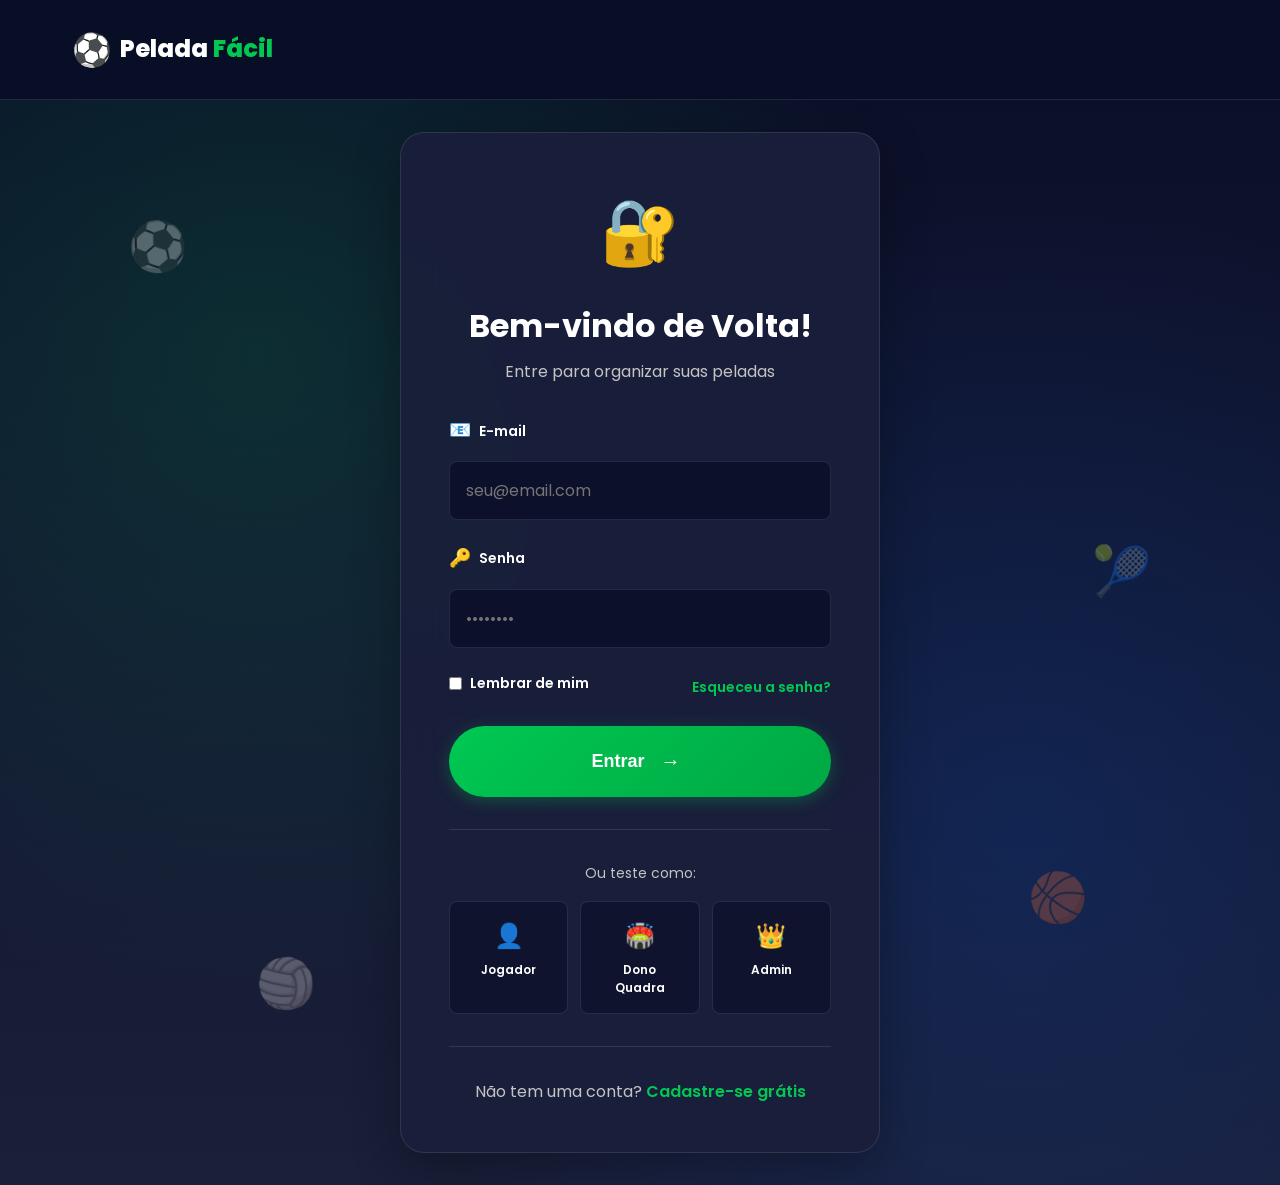
<file: admin-configuracoes.html>
<!DOCTYPE html>
<html lang="pt-BR">
<head>
    <meta charset="UTF-8">
    <meta name="viewport" content="width=device-width, initial-scale=1.0">
    <title>Configurações - Admin Pelada Fácil</title>
    <link rel="stylesheet" href="css/style.css">
    <link rel="stylesheet" href="css/dashboard.css">
    <link rel="preconnect" href="https://fonts.googleapis.com">
    <link rel="preconnect" href="https://fonts.gstatic.com" crossorigin>
    <link href="https://fonts.googleapis.com/css2?family=Poppins:wght@300;400;600;700;800&display=swap" rel="stylesheet">
    <link rel="stylesheet" href="https://cdnjs.cloudflare.com/ajax/libs/font-awesome/6.4.2/css/all.min.css">
</head>
<body class="dashboard-body">
    <!-- Sidebar -->
    <aside class="sidebar">
        <div class="sidebar__header">
            <div class="sidebar__logo">
                <span class="logo-icon"><i class="fas fa-futbol"></i></span>
                <span class="logo-text">Pelada <span class="logo-accent">Fácil</span></span>
            </div>
            <div class="sidebar__badge sidebar__badge--admin">Super Admin <i class="fas fa-crown"></i></div>
        </div>

        <nav class="sidebar__nav">
            <a href="dashboard-admin.html" class="sidebar__link">
                <span class="sidebar__icon"><i class="fas fa-home"></i></span>
                <span>Dashboard</span>
            </a>
            <a href="admin-aprovacoes.html" class="sidebar__link">
                <span class="sidebar__icon"><i class="fas fa-check-circle"></i></span>
                <span>Aprovações</span>
                <span class="sidebar__badge-small" data-type="aprovacoes">12</span>
            </a>
            <a href="admin-quadras.html" class="sidebar__link">
                <span class="sidebar__icon"><i class="fas fa-building"></i></span>
                <span>Quadras</span>
            </a>
            <a href="admin-usuarios.html" class="sidebar__link">
                <span class="sidebar__icon"><i class="fas fa-users"></i></span>
                <span>Usuários</span>
            </a>
            <a href="admin-partidas.html" class="sidebar__link">
                <span class="sidebar__icon"><i class="fas fa-gamepad"></i></span>
                <span>Partidas</span>
            </a>
            <a href="admin-financeiro.html" class="sidebar__link">
                <span class="sidebar__icon"><i class="fas fa-dollar-sign"></i></span>
                <span>Financeiro</span>
            </a>
            <a href="admin-relatorios.html" class="sidebar__link">
                <span class="sidebar__icon"><i class="fas fa-chart-line"></i></span>
                <span>Relatórios</span>
            </a>
            <a href="admin-denuncias.html" class="sidebar__link">
                <span class="sidebar__icon"><i class="fas fa-exclamation-triangle"></i></span>
                <span>Denúncias</span>
                <span class="sidebar__badge-small">3</span>
            </a>
            <a href="admin-notificacoes.html" class="sidebar__link">
                <span class="sidebar__icon"><i class="fas fa-bell"></i></span>
                <span>Notificações</span>
            </a>
            <a href="admin-configuracoes.html" class="sidebar__link active">
                <span class="sidebar__icon"><i class="fas fa-cog"></i></span>
                <span>Configurações</span>
            </a>
        </nav>

        <div class="sidebar__footer">
            <div class="sidebar__user">
                <div class="user-avatar"><i class="fas fa-user-shield"></i></div>
                <div class="user-info">
                    <div class="user-name">Admin Master</div>
                    <div class="user-rating">Acesso Total</div>
                </div>
            </div>
            <a href="index.html" class="sidebar__link sidebar__link--logout">
                <span class="sidebar__icon"><i class="fas fa-sign-out-alt"></i></span>
                <span>Sair</span>
            </a>
        </div>
    </aside>

    <!-- Main Content -->
    <main class="dashboard-main">
        <!-- Top Bar -->
        <header class="topbar">
            <div class="topbar__left">
                <button class="btn-menu-toggle" id="menuToggle">
                    <span></span>
                    <span></span>
                    <span></span>
                </button>
                <h1 class="topbar__title">Configurações do Sistema</h1>
            </div>
            <div class="topbar__right">
                <div class="topbar-search">
                    <i class="fas fa-search"></i>
                    <input type="text" placeholder="Buscar configurações...">
                </div>
                <button class="topbar__btn">
                    <span class="topbar__icon"><i class="fas fa-bell"></i></span>
                    <span class="topbar__badge">15</span>
                </button>
            </div>
        </header>

        <!-- Dashboard Content -->
        <div class="dashboard-content">
            <!-- Filter Tabs -->
            <div class="filter-tabs">
                <button class="filter-tab active" onclick="mostrarSecao('geral')">
                    <i class="fas fa-cog"></i> Geral
                </button>
                <button class="filter-tab" onclick="mostrarSecao('pagamentos')">
                    <i class="fas fa-credit-card"></i> Pagamentos
                </button>
                <button class="filter-tab" onclick="mostrarSecao('email')">
                    <i class="fas fa-envelope"></i> E-mail
                </button>
                <button class="filter-tab" onclick="mostrarSecao('seguranca')">
                    <i class="fas fa-shield-alt"></i> Segurança
                </button>
                <button class="filter-tab" onclick="mostrarSecao('api')">
                    <i class="fas fa-code"></i> API
                </button>
            </div>

            <!-- Geral Section -->
            <div id="secao-geral" class="config-section">
                <div class="section-card">
                    <div class="section-card__header">
                        <h2><i class="fas fa-info-circle"></i> Informações da Plataforma</h2>
                    </div>
                    <div class="form-group">
                        <label><i class="fas fa-tag"></i> Nome da Plataforma</label>
                        <input type="text" class="form-control" value="Pelada Fácil" placeholder="Nome da plataforma">
                    </div>
                    <div class="form-group">
                        <label><i class="fas fa-align-left"></i> Descrição</label>
                        <textarea class="form-control" rows="3" placeholder="Descrição da plataforma">A melhor plataforma para organizar suas partidas e reservar quadras esportivas.</textarea>
                    </div>
                    <div class="form-row">
                        <div class="form-group">
                            <label><i class="fas fa-envelope"></i> E-mail de Contato</label>
                            <input type="email" class="form-control" value="contato@peladafacil.com.br" placeholder="email@exemplo.com">
                        </div>
                        <div class="form-group">
                            <label><i class="fas fa-phone"></i> Telefone</label>
                            <input type="tel" class="form-control" value="(11) 99999-9999" placeholder="(00) 00000-0000">
                        </div>
                    </div>
                    <div class="section-card__footer">
                        <button class="btn btn--secondary" onclick="cancelarAlteracoes()">
                            <i class="fas fa-times"></i> Cancelar
                        </button>
                        <button class="btn btn--success" onclick="salvarConfiguracoes('geral')">
                            <i class="fas fa-save"></i> Salvar Alterações
                        </button>
                    </div>
                </div>

                <div class="section-card">
                    <div class="section-card__header">
                        <h2><i class="fas fa-sliders-h"></i> Configurações Gerais</h2>
                    </div>
                    <div class="form-group">
                        <label style="display: flex; align-items: center; gap: 1rem;">
                            <input type="checkbox" checked>
                            <div>
                                <strong>Modo Manutenção</strong>
                                <p style="margin: 0; font-size: 0.875rem; color: var(--light-grey); font-weight: 400;">
                                    Bloqueia o acesso de usuários não-admin ao sistema
                                </p>
                            </div>
                        </label>
                    </div>
                    <div class="form-group">
                        <label style="display: flex; align-items: center; gap: 1rem;">
                            <input type="checkbox" checked>
                            <div>
                                <strong>Registro de Novos Usuários</strong>
                                <p style="margin: 0; font-size: 0.875rem; color: var(--light-grey); font-weight: 400;">
                                    Permite que novos usuários se cadastrem na plataforma
                                </p>
                            </div>
                        </label>
                    </div>
                    <div class="form-group">
                        <label style="display: flex; align-items: center; gap: 1rem;">
                            <input type="checkbox" checked>
                            <div>
                                <strong>Aprovação Manual de Quadras</strong>
                                <p style="margin: 0; font-size: 0.875rem; color: var(--light-grey); font-weight: 400;">
                                    Requer aprovação admin para novas quadras
                                </p>
                            </div>
                        </label>
                    </div>
                    <div class="form-group">
                        <label><i class="fas fa-percentage"></i> Taxa de Comissão (%)</label>
                        <input type="number" class="form-control" value="15" min="0" max="100" step="0.5">
                    </div>
                    <div class="section-card__footer">
                        <button class="btn btn--secondary" onclick="cancelarAlteracoes()">
                            <i class="fas fa-times"></i> Cancelar
                        </button>
                        <button class="btn btn--success" onclick="salvarConfiguracoes('geral')">
                            <i class="fas fa-save"></i> Salvar Alterações
                        </button>
                    </div>
                </div>
            </div>

            <!-- Pagamentos Section -->
            <div id="secao-pagamentos" class="config-section" style="display: none;">
                <div class="section-card">
                    <div class="section-card__header">
                        <h2><i class="fas fa-credit-card"></i> Métodos de Pagamento</h2>
                    </div>
                    <div class="form-group">
                        <label style="display: flex; align-items: center; gap: 1rem;">
                            <input type="checkbox" checked>
                            <div>
                                <strong>Cartão de Crédito/Débito</strong>
                                <p style="margin: 0; font-size: 0.875rem; color: var(--light-grey); font-weight: 400;">
                                    Aceitar pagamentos via cartão
                                </p>
                            </div>
                        </label>
                    </div>
                    <div class="form-group">
                        <label style="display: flex; align-items: center; gap: 1rem;">
                            <input type="checkbox" checked>
                            <div>
                                <strong>PIX</strong>
                                <p style="margin: 0; font-size: 0.875rem; color: var(--light-grey); font-weight: 400;">
                                    Aceitar pagamentos via PIX
                                </p>
                            </div>
                        </label>
                    </div>
                    <div class="form-group">
                        <label style="display: flex; align-items: center; gap: 1rem;">
                            <input type="checkbox" checked>
                            <div>
                                <strong>Boleto Bancário</strong>
                                <p style="margin: 0; font-size: 0.875rem; color: var(--light-grey); font-weight: 400;">
                                    Aceitar pagamentos via boleto
                                </p>
                            </div>
                        </label>
                    </div>
                </div>

                <div class="section-card">
                    <div class="section-card__header">
                        <h2><i class="fas fa-plug"></i> Integração Gateway de Pagamento</h2>
                    </div>
                    <div class="form-group">
                        <label><i class="fas fa-server"></i> Gateway Ativo</label>
                        <select class="form-control">
                            <option value="stripe">Stripe</option>
                            <option value="mercadopago" selected>Mercado Pago</option>
                            <option value="pagseguro">PagSeguro</option>
                            <option value="paypal">PayPal</option>
                        </select>
                    </div>
                    <div class="form-group">
                        <label><i class="fas fa-key"></i> Chave API (Public Key)</label>
                        <input type="text" class="form-control" value="pk_live_xxxxxxxxxxxxxxxxxxxx" placeholder="Chave pública da API">
                    </div>
                    <div class="form-group">
                        <label><i class="fas fa-lock"></i> Chave Secreta (Secret Key)</label>
                        <input type="password" class="form-control" value="sk_live_xxxxxxxxxxxxxxxxxxxx" placeholder="Chave secreta da API">
                    </div>
                    <div class="section-card__footer">
                        <button class="btn btn--secondary" onclick="testarConexao()">
                            <i class="fas fa-vial"></i> Testar Conexão
                        </button>
                        <button class="btn btn--success" onclick="salvarConfiguracoes('pagamentos')">
                            <i class="fas fa-save"></i> Salvar Alterações
                        </button>
                    </div>
                </div>
            </div>

            <!-- Email Section -->
            <div id="secao-email" class="config-section" style="display: none;">
                <div class="section-card">
                    <div class="section-card__header">
                        <h2><i class="fas fa-server"></i> Servidor SMTP</h2>
                    </div>
                    <div class="form-row">
                        <div class="form-group">
                            <label><i class="fas fa-server"></i> Host SMTP</label>
                            <input type="text" class="form-control" value="smtp.gmail.com" placeholder="smtp.exemplo.com">
                        </div>
                        <div class="form-group">
                            <label><i class="fas fa-plug"></i> Porta</label>
                            <input type="number" class="form-control" value="587" placeholder="587">
                        </div>
                    </div>
                    <div class="form-row">
                        <div class="form-group">
                            <label><i class="fas fa-user"></i> Usuário</label>
                            <input type="text" class="form-control" value="noreply@peladafacil.com.br" placeholder="usuario@exemplo.com">
                        </div>
                        <div class="form-group">
                            <label><i class="fas fa-key"></i> Senha</label>
                            <input type="password" class="form-control" value="****************" placeholder="Senha do e-mail">
                        </div>
                    </div>
                    <div class="form-group">
                        <label style="display: flex; align-items: center; gap: 1rem;">
                            <input type="checkbox" checked>
                            <span>Usar TLS/SSL</span>
                        </label>
                    </div>
                    <div class="section-card__footer">
                        <button class="btn btn--secondary" onclick="enviarEmailTeste()">
                            <i class="fas fa-paper-plane"></i> Enviar E-mail de Teste
                        </button>
                        <button class="btn btn--success" onclick="salvarConfiguracoes('email')">
                            <i class="fas fa-save"></i> Salvar Alterações
                        </button>
                    </div>
                </div>

                <div class="section-card">
                    <div class="section-card__header">
                        <h2><i class="fas fa-envelope-open-text"></i> Templates de E-mail</h2>
                    </div>
                    <div class="form-group">
                        <label style="display: flex; align-items: center; gap: 1rem;">
                            <input type="checkbox" checked>
                            <div>
                                <strong>E-mail de Boas-Vindas</strong>
                                <p style="margin: 0; font-size: 0.875rem; color: var(--light-grey); font-weight: 400;">
                                    Enviado quando um novo usuário se cadastra
                                </p>
                            </div>
                        </label>
                    </div>
                    <div class="form-group">
                        <label style="display: flex; align-items: center; gap: 1rem;">
                            <input type="checkbox" checked>
                            <div>
                                <strong>Confirmação de Reserva</strong>
                                <p style="margin: 0; font-size: 0.875rem; color: var(--light-grey); font-weight: 400;">
                                    Enviado quando uma reserva é confirmada
                                </p>
                            </div>
                        </label>
                    </div>
                    <div class="form-group">
                        <label style="display: flex; align-items: center; gap: 1rem;">
                            <input type="checkbox" checked>
                            <div>
                                <strong>Lembrete de Partida</strong>
                                <p style="margin: 0; font-size: 0.875rem; color: var(--light-grey); font-weight: 400;">
                                    Enviado 24h antes da partida
                                </p>
                            </div>
                        </label>
                    </div>
                    <div class="section-card__footer">
                        <button class="btn btn--success" onclick="salvarConfiguracoes('email')">
                            <i class="fas fa-save"></i> Salvar Alterações
                        </button>
                    </div>
                </div>
            </div>

            <!-- Segurança Section -->
            <div id="secao-seguranca" class="config-section" style="display: none;">
                <div class="section-card">
                    <div class="section-card__header">
                        <h2><i class="fas fa-lock"></i> Políticas de Segurança</h2>
                    </div>
                    <div class="form-group">
                        <label><i class="fas fa-key"></i> Tamanho Mínimo da Senha</label>
                        <input type="number" class="form-control" value="8" min="6" max="20">
                    </div>
                    <div class="form-group">
                        <label style="display: flex; align-items: center; gap: 1rem;">
                            <input type="checkbox" checked>
                            <div>
                                <strong>Exigir Caracteres Especiais</strong>
                                <p style="margin: 0; font-size: 0.875rem; color: var(--light-grey); font-weight: 400;">
                                    Senha deve conter pelo menos um caractere especial
                                </p>
                            </div>
                        </label>
                    </div>
                    <div class="form-group">
                        <label style="display: flex; align-items: center; gap: 1rem;">
                            <input type="checkbox" checked>
                            <div>
                                <strong>Exigir Números</strong>
                                <p style="margin: 0; font-size: 0.875rem; color: var(--light-grey); font-weight: 400;">
                                    Senha deve conter pelo menos um número
                                </p>
                            </div>
                        </label>
                    </div>
                    <div class="form-group">
                        <label style="display: flex; align-items: center; gap: 1rem;">
                            <input type="checkbox" checked>
                            <div>
                                <strong>Autenticação em Dois Fatores (2FA)</strong>
                                <p style="margin: 0; font-size: 0.875rem; color: var(--light-grey); font-weight: 400;">
                                    Ativar 2FA para todos os administradores
                                </p>
                            </div>
                        </label>
                    </div>
                    <div class="form-group">
                        <label><i class="fas fa-clock"></i> Tempo de Sessão (minutos)</label>
                        <input type="number" class="form-control" value="60" min="15" max="480">
                    </div>
                    <div class="section-card__footer">
                        <button class="btn btn--success" onclick="salvarConfiguracoes('seguranca')">
                            <i class="fas fa-save"></i> Salvar Alterações
                        </button>
                    </div>
                </div>

                <div class="section-card">
                    <div class="section-card__header">
                        <h2><i class="fas fa-history"></i> Logs e Auditoria</h2>
                    </div>
                    <div class="form-group">
                        <label style="display: flex; align-items: center; gap: 1rem;">
                            <input type="checkbox" checked>
                            <div>
                                <strong>Registrar Atividades de Admin</strong>
                                <p style="margin: 0; font-size: 0.875rem; color: var(--light-grey); font-weight: 400;">
                                    Manter log de todas as ações administrativas
                                </p>
                            </div>
                        </label>
                    </div>
                    <div class="form-group">
                        <label style="display: flex; align-items: center; gap: 1rem;">
                            <input type="checkbox" checked>
                            <div>
                                <strong>Registrar Tentativas de Login</strong>
                                <p style="margin: 0; font-size: 0.875rem; color: var(--light-grey); font-weight: 400;">
                                    Manter log de tentativas de login (sucesso e falhas)
                                </p>
                            </div>
                        </label>
                    </div>
                    <div class="form-group">
                        <label><i class="fas fa-calendar"></i> Tempo de Retenção de Logs (dias)</label>
                        <input type="number" class="form-control" value="90" min="30" max="365">
                    </div>
                    <div style="margin-top: 1.5rem;">
                        <button class="btn btn--secondary" onclick="verLogs()">
                            <i class="fas fa-eye"></i> Ver Logs do Sistema
                        </button>
                        <button class="btn btn--danger" onclick="limparLogs()">
                            <i class="fas fa-trash"></i> Limpar Logs Antigos
                        </button>
                    </div>
                    <div class="section-card__footer">
                        <button class="btn btn--success" onclick="salvarConfiguracoes('seguranca')">
                            <i class="fas fa-save"></i> Salvar Alterações
                        </button>
                    </div>
                </div>
            </div>

            <!-- API Section -->
            <div id="secao-api" class="config-section" style="display: none;">
                <div class="section-card">
                    <div class="section-card__header">
                        <h2><i class="fas fa-code"></i> Configurações da API</h2>
                    </div>
                    <div class="form-group">
                        <label style="display: flex; align-items: center; gap: 1rem;">
                            <input type="checkbox" checked>
                            <div>
                                <strong>API REST Habilitada</strong>
                                <p style="margin: 0; font-size: 0.875rem; color: var(--light-grey); font-weight: 400;">
                                    Permite acesso à API REST do sistema
                                </p>
                            </div>
                        </label>
                    </div>
                    <div class="form-group">
                        <label><i class="fas fa-link"></i> URL Base da API</label>
                        <input type="text" class="form-control" value="https://api.peladafacil.com.br/v1" readonly>
                    </div>
                    <div class="form-group">
                        <label><i class="fas fa-tachometer-alt"></i> Rate Limit (requisições/minuto)</label>
                        <input type="number" class="form-control" value="100" min="10" max="1000">
                    </div>
                </div>

                <div class="section-card">
                    <div class="section-card__header">
                        <h2><i class="fas fa-key"></i> Chaves de API</h2>
                    </div>
                    <div style="display: flex; flex-direction: column; gap: 1rem;">
                        <div style="padding: 1rem; background: rgba(10, 14, 39, 0.6); border-radius: var(--radius-sm); border: 1px solid rgba(255, 255, 255, 0.1);">
                            <div style="display: flex; justify-content: space-between; align-items: center; margin-bottom: 0.5rem;">
                                <strong>Chave Principal</strong>
                                <span class="badge badge--success"><i class="fas fa-check"></i> Ativa</span>
                            </div>
                            <code style="font-family: monospace; font-size: 0.875rem; color: var(--primary-green);">
                                pk_live_a1b2c3d4e5f6g7h8i9j0k1l2m3n4o5p6
                            </code>
                            <div style="display: flex; gap: 0.5rem; margin-top: 0.75rem;">
                                <button class="btn btn--sm btn--secondary" onclick="copiarChave('pk_live_a1b2c3d4e5f6g7h8i9j0k1l2m3n4o5p6')">
                                    <i class="fas fa-copy"></i> Copiar
                                </button>
                                <button class="btn btn--sm btn--danger" onclick="revogarChave('principal')">
                                    <i class="fas fa-ban"></i> Revogar
                                </button>
                            </div>
                        </div>

                        <div style="padding: 1rem; background: rgba(10, 14, 39, 0.6); border-radius: var(--radius-sm); border: 1px solid rgba(255, 255, 255, 0.1);">
                            <div style="display: flex; justify-content: space-between; align-items: center; margin-bottom: 0.5rem;">
                                <strong>Chave de Teste</strong>
                                <span class="badge badge--info"><i class="fas fa-vial"></i> Sandbox</span>
                            </div>
                            <code style="font-family: monospace; font-size: 0.875rem; color: var(--accent-blue);">
                                pk_test_q6r7s8t9u0v1w2x3y4z5a6b7c8d9e0f1
                            </code>
                            <div style="display: flex; gap: 0.5rem; margin-top: 0.75rem;">
                                <button class="btn btn--sm btn--secondary" onclick="copiarChave('pk_test_q6r7s8t9u0v1w2x3y4z5a6b7c8d9e0f1')">
                                    <i class="fas fa-copy"></i> Copiar
                                </button>
                                <button class="btn btn--sm btn--danger" onclick="revogarChave('teste')">
                                    <i class="fas fa-ban"></i> Revogar
                                </button>
                            </div>
                        </div>
                    </div>
                    <div style="margin-top: 1.5rem;">
                        <button class="btn btn--success" onclick="gerarNovaChave()">
                            <i class="fas fa-plus"></i> Gerar Nova Chave
                        </button>
                        <button class="btn btn--secondary" onclick="verDocumentacaoAPI()">
                            <i class="fas fa-book"></i> Ver Documentação da API
                        </button>
                    </div>
                </div>

                <div class="section-card">
                    <div class="section-card__header">
                        <h2><i class="fas fa-puzzle-piece"></i> Integrações Externas</h2>
                    </div>
                    <div class="form-group">
                        <label style="display: flex; align-items: center; gap: 1rem;">
                            <input type="checkbox" checked>
                            <div>
                                <strong>Google Maps API</strong>
                                <p style="margin: 0; font-size: 0.875rem; color: var(--light-grey); font-weight: 400;">
                                    Exibir localização de quadras em mapas
                                </p>
                            </div>
                        </label>
                    </div>
                    <div class="form-group">
                        <label style="display: flex; align-items: center; gap: 1rem;">
                            <input type="checkbox" checked>
                            <div>
                                <strong>Firebase Cloud Messaging</strong>
                                <p style="margin: 0; font-size: 0.875rem; color: var(--light-grey); font-weight: 400;">
                                    Enviar notificações push para apps mobile
                                </p>
                            </div>
                        </label>
                    </div>
                    <div class="form-group">
                        <label style="display: flex; align-items: center; gap: 1rem;">
                            <input type="checkbox">
                            <div>
                                <strong>Google Analytics</strong>
                                <p style="margin: 0; font-size: 0.875rem; color: var(--light-grey); font-weight: 400;">
                                    Rastreamento e analytics de uso
                                </p>
                            </div>
                        </label>
                    </div>
                    <div class="section-card__footer">
                        <button class="btn btn--success" onclick="salvarConfiguracoes('api')">
                            <i class="fas fa-save"></i> Salvar Alterações
                        </button>
                    </div>
                </div>
            </div>
        </div>
    </main>

    <script src="js/funcionalidades.js"></script>
    <script src="js/dashboard.js"></script>
    <script>
        function mostrarSecao(secao) {
            // Ocultar todas as seções
            document.querySelectorAll('.config-section').forEach(s => s.style.display = 'none');

            // Mostrar seção selecionada
            document.getElementById('secao-' + secao).style.display = 'block';

            // Atualizar tabs
            document.querySelectorAll('.filter-tab').forEach(tab => tab.classList.remove('active'));
            event.target.closest('.filter-tab').classList.add('active');
        }

        function salvarConfiguracoes(secao) {
            showNotification(`Configurações de ${secao} salvas com sucesso!`, 'success');
        }

        function cancelarAlteracoes() {
            if (confirm('Descartar alterações não salvas?')) {
                showNotification('Alterações descartadas', 'info');
            }
        }

        function testarConexao() {
            showNotification('Testando conexão com gateway de pagamento...', 'info');
            setTimeout(() => {
                showNotification('Conexão estabelecida com sucesso!', 'success');
            }, 2000);
        }

        function enviarEmailTeste() {
            const email = prompt('Digite o e-mail de destino:');
            if (email) {
                showNotification(`E-mail de teste enviado para ${email}`, 'success');
            }
        }

        function verLogs() {
            showNotification('Carregando logs do sistema...', 'info');
        }

        function limparLogs() {
            if (confirm('Deseja limpar todos os logs antigos?')) {
                showNotification('Logs antigos removidos com sucesso!', 'success');
            }
        }

        function copiarChave(chave) {
            navigator.clipboard.writeText(chave);
            showNotification('Chave copiada para a área de transferência!', 'success');
        }

        function revogarChave(tipo) {
            if (confirm(`Deseja revogar a chave ${tipo}? Esta ação não pode ser desfeita.`)) {
                showNotification(`Chave ${tipo} revogada com sucesso!`, 'success');
            }
        }

        function gerarNovaChave() {
            if (confirm('Gerar nova chave de API?')) {
                showNotification('Nova chave gerada com sucesso!', 'success');
            }
        }

        function verDocumentacaoAPI() {
            showNotification('Abrindo documentação da API...', 'info');
        }
    </script>
</body>
</html>
</file>
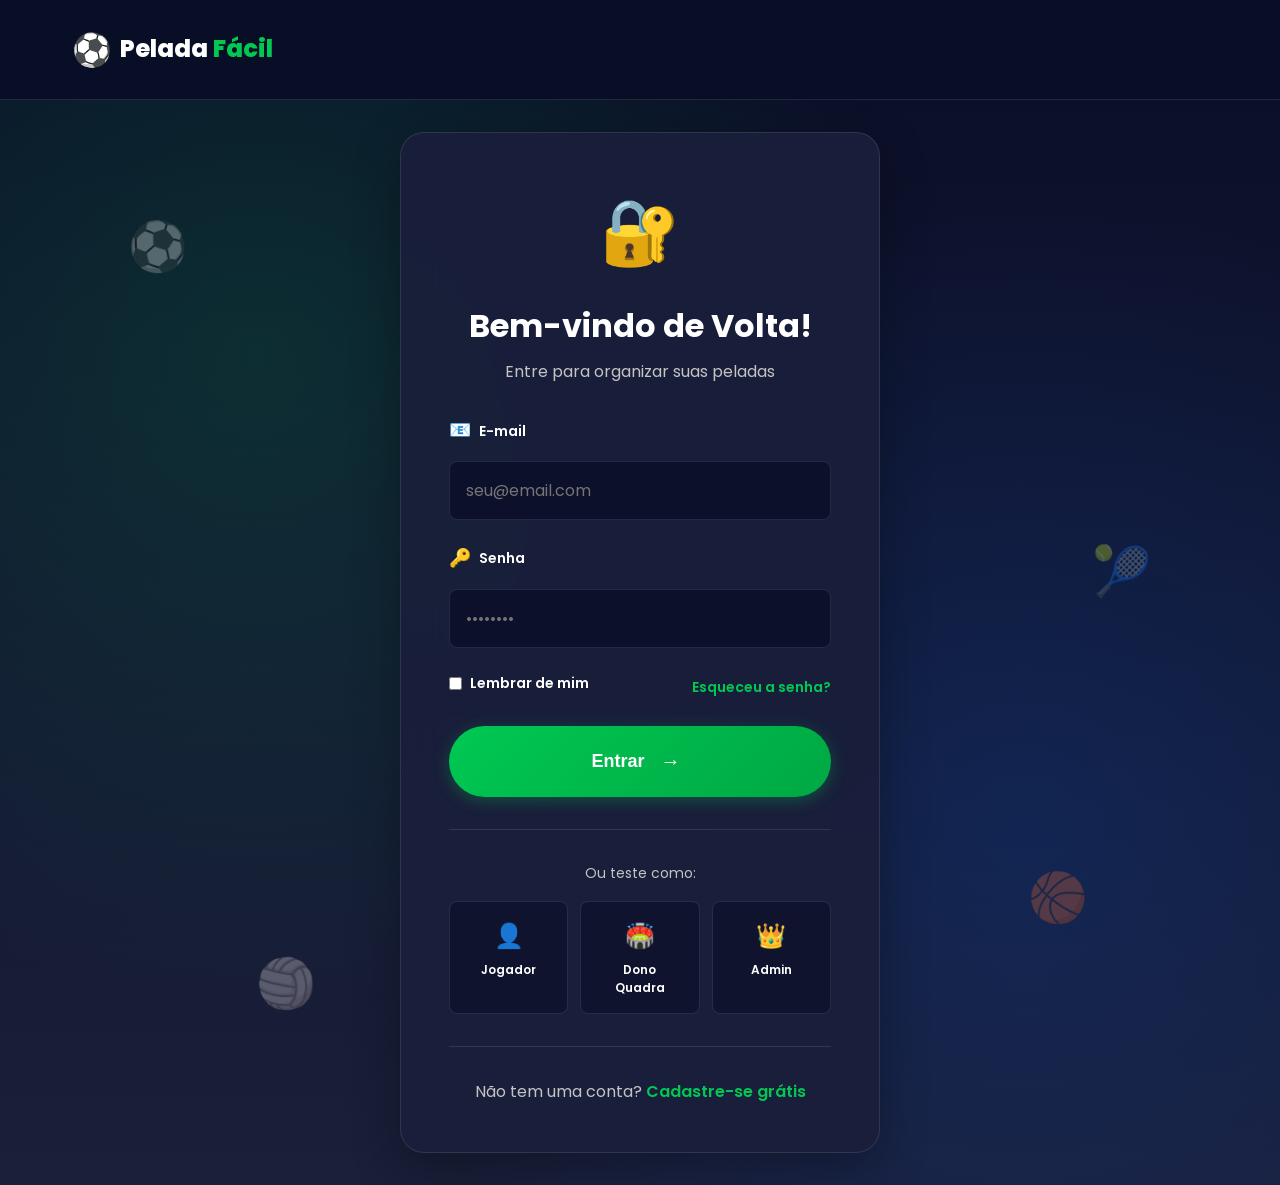
<file: admin-denuncias.html>
<!DOCTYPE html>
<html lang="pt-BR">
<head>
    <meta charset="UTF-8">
    <meta name="viewport" content="width=device-width, initial-scale=1.0">
    <title>Denúncias - Admin Pelada Fácil</title>
    <link rel="stylesheet" href="css/style.css">
    <link rel="stylesheet" href="css/dashboard.css">
    <link rel="preconnect" href="https://fonts.googleapis.com">
    <link rel="preconnect" href="https://fonts.gstatic.com" crossorigin>
    <link href="https://fonts.googleapis.com/css2?family=Poppins:wght@300;400;600;700;800&display=swap" rel="stylesheet">
    <link rel="stylesheet" href="https://cdnjs.cloudflare.com/ajax/libs/font-awesome/6.4.2/css/all.min.css">
</head>
<body class="dashboard-body">
    <!-- Sidebar -->
    <aside class="sidebar">
        <div class="sidebar__header">
            <div class="sidebar__logo">
                <span class="logo-icon"><i class="fas fa-futbol"></i></span>
                <span class="logo-text">Pelada <span class="logo-accent">Fácil</span></span>
            </div>
            <div class="sidebar__badge sidebar__badge--admin">Super Admin <i class="fas fa-crown"></i></div>
        </div>

        <nav class="sidebar__nav">
            <a href="dashboard-admin.html" class="sidebar__link">
                <span class="sidebar__icon"><i class="fas fa-home"></i></span>
                <span>Dashboard</span>
            </a>
            <a href="admin-aprovacoes.html" class="sidebar__link">
                <span class="sidebar__icon"><i class="fas fa-check-circle"></i></span>
                <span>Aprovações</span>
                <span class="sidebar__badge-small" data-type="aprovacoes">12</span>
            </a>
            <a href="admin-quadras.html" class="sidebar__link">
                <span class="sidebar__icon"><i class="fas fa-building"></i></span>
                <span>Quadras</span>
            </a>
            <a href="admin-usuarios.html" class="sidebar__link">
                <span class="sidebar__icon"><i class="fas fa-users"></i></span>
                <span>Usuários</span>
            </a>
            <a href="admin-partidas.html" class="sidebar__link">
                <span class="sidebar__icon"><i class="fas fa-gamepad"></i></span>
                <span>Partidas</span>
            </a>
            <a href="admin-financeiro.html" class="sidebar__link">
                <span class="sidebar__icon"><i class="fas fa-dollar-sign"></i></span>
                <span>Financeiro</span>
            </a>
            <a href="admin-relatorios.html" class="sidebar__link">
                <span class="sidebar__icon"><i class="fas fa-chart-line"></i></span>
                <span>Relatórios</span>
            </a>
            <a href="admin-denuncias.html" class="sidebar__link active">
                <span class="sidebar__icon"><i class="fas fa-exclamation-triangle"></i></span>
                <span>Denúncias</span>
                <span class="sidebar__badge-small">3</span>
            </a>
            <a href="admin-notificacoes.html" class="sidebar__link">
                <span class="sidebar__icon"><i class="fas fa-bell"></i></span>
                <span>Notificações</span>
            </a>
            <a href="admin-configuracoes.html" class="sidebar__link">
                <span class="sidebar__icon"><i class="fas fa-cog"></i></span>
                <span>Configurações</span>
            </a>
        </nav>

        <div class="sidebar__footer">
            <div class="sidebar__user">
                <div class="user-avatar"><i class="fas fa-user-shield"></i></div>
                <div class="user-info">
                    <div class="user-name">Admin Master</div>
                    <div class="user-rating">Acesso Total</div>
                </div>
            </div>
            <a href="index.html" class="sidebar__link sidebar__link--logout">
                <span class="sidebar__icon"><i class="fas fa-sign-out-alt"></i></span>
                <span>Sair</span>
            </a>
        </div>
    </aside>

    <!-- Main Content -->
    <main class="dashboard-main">
        <!-- Top Bar -->
        <header class="topbar">
            <div class="topbar__left">
                <button class="btn-menu-toggle" id="menuToggle">
                    <span></span>
                    <span></span>
                    <span></span>
                </button>
                <h1 class="topbar__title">Gestão de Denúncias</h1>
            </div>
            <div class="topbar__right">
                <div class="topbar-search">
                    <i class="fas fa-search"></i>
                    <input type="text" placeholder="Buscar denúncias...">
                </div>
                <button class="topbar__btn">
                    <span class="topbar__icon"><i class="fas fa-bell"></i></span>
                    <span class="topbar__badge">15</span>
                </button>
            </div>
        </header>

        <!-- Dashboard Content -->
        <div class="dashboard-content">
            <!-- Filter Tabs -->
            <div class="filter-tabs">
                <button class="filter-tab active" onclick="filtrarDenuncias('todas')">
                    <i class="fas fa-list"></i> Todas (28)
                </button>
                <button class="filter-tab" onclick="filtrarDenuncias('abertas')">
                    <i class="fas fa-folder-open"></i> Abertas (8)
                </button>
                <button class="filter-tab" onclick="filtrarDenuncias('analise')">
                    <i class="fas fa-search"></i> Em Análise (12)
                </button>
                <button class="filter-tab" onclick="filtrarDenuncias('resolvidas')">
                    <i class="fas fa-check-circle"></i> Resolvidas (6)
                </button>
                <button class="filter-tab" onclick="filtrarDenuncias('arquivadas')">
                    <i class="fas fa-archive"></i> Arquivadas (2)
                </button>
            </div>

            <!-- Reports List -->
            <div class="reports-list">
                <!-- Report 1 - High Priority -->
                <div class="report-item report-item--high" data-status="aberta">
                    <div class="report-header">
                        <div>
                            <span class="report-priority" style="color: var(--accent-red);">
                                <i class="fas fa-exclamation-circle"></i> ALTA PRIORIDADE
                            </span>
                        </div>
                        <span class="report-time">Há 2 horas</span>
                    </div>
                    <h4><i class="fas fa-flag"></i> Comportamento Agressivo em Partida</h4>
                    <div style="display: flex; gap: 2rem; margin: 0.75rem 0;">
                        <div>
                            <p style="font-size: 0.75rem; color: var(--light-grey); margin: 0;">Denunciante:</p>
                            <div style="display: flex; align-items: center; gap: 0.5rem; margin-top: 0.25rem;">
                                <img src="https://i.pravatar.cc/300?img=27" alt="Avatar" style="width: 32px; height: 32px; border-radius: 50%;">
                                <span style="font-weight: 600;">Mariana Santos</span>
                            </div>
                        </div>
                        <div>
                            <p style="font-size: 0.75rem; color: var(--light-grey); margin: 0;">Denunciado:</p>
                            <div style="display: flex; align-items: center; gap: 0.5rem; margin-top: 0.25rem;">
                                <img src="https://i.pravatar.cc/300?img=41" alt="Avatar" style="width: 32px; height: 32px; border-radius: 50%;">
                                <span style="font-weight: 600;">Lucas Ferreira</span>
                            </div>
                        </div>
                    </div>
                    <p>Usuário apresentou comportamento agressivo durante a partida, ofendendo outros jogadores e ameaçando violência física. Incidente ocorreu na Arena Champions League.</p>
                    <div style="display: flex; gap: 0.5rem; margin-top: 1rem;">
                        <button class="btn btn--sm btn--danger" onclick="investigarDenuncia('report-1')">
                            <i class="fas fa-search"></i> Investigar
                        </button>
                        <button class="btn btn--sm btn--success" onclick="resolverDenuncia('report-1')">
                            <i class="fas fa-check"></i> Resolver
                        </button>
                        <button class="btn btn--sm btn--secondary" onclick="arquivarDenuncia('report-1')">
                            <i class="fas fa-archive"></i> Arquivar
                        </button>
                    </div>
                </div>

                <!-- Report 2 - Medium Priority -->
                <div class="report-item report-item--medium" data-status="analise">
                    <div class="report-header">
                        <div>
                            <span class="report-priority" style="color: var(--accent-yellow);">
                                <i class="fas fa-exclamation-triangle"></i> MÉDIA PRIORIDADE
                            </span>
                        </div>
                        <span class="report-time">Há 5 horas</span>
                    </div>
                    <h4><i class="fas fa-user-times"></i> Não Comparecimento sem Aviso</h4>
                    <div style="display: flex; gap: 2rem; margin: 0.75rem 0;">
                        <div>
                            <p style="font-size: 0.75rem; color: var(--light-grey); margin: 0;">Denunciante:</p>
                            <div style="display: flex; align-items: center; gap: 0.5rem; margin-top: 0.25rem;">
                                <img src="https://i.pravatar.cc/300?img=15" alt="Avatar" style="width: 32px; height: 32px; border-radius: 50%;">
                                <span style="font-weight: 600;">Roberto Silva</span>
                            </div>
                        </div>
                        <div>
                            <p style="font-size: 0.75rem; color: var(--light-grey); margin: 0;">Denunciado:</p>
                            <div style="display: flex; align-items: center; gap: 0.5rem; margin-top: 0.25rem;">
                                <img src="https://i.pravatar.cc/300?img=52" alt="Avatar" style="width: 32px; height: 32px; border-radius: 50%;">
                                <span style="font-weight: 600;">André Costa</span>
                            </div>
                        </div>
                    </div>
                    <p>Jogador confirmou presença na pelada mas não compareceu e não avisou o organizador. Esta é a terceira ocorrência deste tipo do mesmo usuário.</p>
                    <div style="display: flex; gap: 0.5rem; margin-top: 1rem;">
                        <button class="btn btn--sm btn--danger" onclick="investigarDenuncia('report-2')">
                            <i class="fas fa-search"></i> Investigar
                        </button>
                        <button class="btn btn--sm btn--success" onclick="resolverDenuncia('report-2')">
                            <i class="fas fa-check"></i> Resolver
                        </button>
                        <button class="btn btn--sm btn--secondary" onclick="arquivarDenuncia('report-2')">
                            <i class="fas fa-archive"></i> Arquivar
                        </button>
                    </div>
                </div>

                <!-- Report 3 - High Priority -->
                <div class="report-item report-item--high" data-status="aberta">
                    <div class="report-header">
                        <div>
                            <span class="report-priority" style="color: var(--accent-red);">
                                <i class="fas fa-exclamation-circle"></i> ALTA PRIORIDADE
                            </span>
                        </div>
                        <span class="report-time">Há 1 dia</span>
                    </div>
                    <h4><i class="fas fa-credit-card"></i> Cobrança Indevida</h4>
                    <div style="display: flex; gap: 2rem; margin: 0.75rem 0;">
                        <div>
                            <p style="font-size: 0.75rem; color: var(--light-grey); margin: 0;">Denunciante:</p>
                            <div style="display: flex; align-items: center; gap: 0.5rem; margin-top: 0.25rem;">
                                <img src="https://i.pravatar.cc/300?img=68" alt="Avatar" style="width: 32px; height: 32px; border-radius: 50%;">
                                <span style="font-weight: 600;">Felipe Rodrigues</span>
                            </div>
                        </div>
                        <div>
                            <p style="font-size: 0.75rem; color: var(--light-grey); margin: 0;">Denunciado:</p>
                            <div style="display: flex; align-items: center; gap: 0.5rem; margin-top: 0.25rem;">
                                <img src="https://i.pravatar.cc/300?img=58" alt="Avatar" style="width: 32px; height: 32px; border-radius: 50%;">
                                <span style="font-weight: 600;">Pedro Oliveira (Dono)</span>
                            </div>
                        </div>
                    </div>
                    <p>Dono da quadra tentou cobrar valor adicional não informado previamente na reserva. Usuário foi surpreendido com cobrança de R$ 50,00 extras por "iluminação".</p>
                    <div style="display: flex; gap: 0.5rem; margin-top: 1rem;">
                        <button class="btn btn--sm btn--danger" onclick="investigarDenuncia('report-3')">
                            <i class="fas fa-search"></i> Investigar
                        </button>
                        <button class="btn btn--sm btn--success" onclick="resolverDenuncia('report-3')">
                            <i class="fas fa-check"></i> Resolver
                        </button>
                        <button class="btn btn--sm btn--secondary" onclick="arquivarDenuncia('report-3')">
                            <i class="fas fa-archive"></i> Arquivar
                        </button>
                    </div>
                </div>

                <!-- Report 4 - Low Priority -->
                <div class="report-item report-item--low" data-status="analise">
                    <div class="report-header">
                        <div>
                            <span class="report-priority" style="color: var(--accent-blue);">
                                <i class="fas fa-info-circle"></i> BAIXA PRIORIDADE
                            </span>
                        </div>
                        <span class="report-time">Há 2 dias</span>
                    </div>
                    <h4><i class="fas fa-comment-slash"></i> Spam em Comentários</h4>
                    <div style="display: flex; gap: 2rem; margin: 0.75rem 0;">
                        <div>
                            <p style="font-size: 0.75rem; color: var(--light-grey); margin: 0;">Denunciante:</p>
                            <div style="display: flex; align-items: center; gap: 0.5rem; margin-top: 0.25rem;">
                                <img src="https://i.pravatar.cc/300?img=33" alt="Avatar" style="width: 32px; height: 32px; border-radius: 50%;">
                                <span style="font-weight: 600;">Ana Paula Costa</span>
                            </div>
                        </div>
                        <div>
                            <p style="font-size: 0.75rem; color: var(--light-grey); margin: 0;">Denunciado:</p>
                            <div style="display: flex; align-items: center; gap: 0.5rem; margin-top: 0.25rem;">
                                <img src="https://i.pravatar.cc/300?img=70" alt="Avatar" style="width: 32px; height: 32px; border-radius: 50%;">
                                <span style="font-weight: 600;">João Pereira</span>
                            </div>
                        </div>
                    </div>
                    <p>Usuário postando repetidamente links promocionais não autorizados nos comentários de partidas e quadras.</p>
                    <div style="display: flex; gap: 0.5rem; margin-top: 1rem;">
                        <button class="btn btn--sm btn--danger" onclick="investigarDenuncia('report-4')">
                            <i class="fas fa-search"></i> Investigar
                        </button>
                        <button class="btn btn--sm btn--success" onclick="resolverDenuncia('report-4')">
                            <i class="fas fa-check"></i> Resolver
                        </button>
                        <button class="btn btn--sm btn--secondary" onclick="arquivarDenuncia('report-4')">
                            <i class="fas fa-archive"></i> Arquivar
                        </button>
                    </div>
                </div>

                <!-- Report 5 - Medium Priority -->
                <div class="report-item report-item--medium" data-status="resolvida">
                    <div class="report-header">
                        <div>
                            <span class="report-priority" style="color: var(--primary-green);">
                                <i class="fas fa-check-circle"></i> RESOLVIDA
                            </span>
                        </div>
                        <span class="report-time">Há 3 dias</span>
                    </div>
                    <h4><i class="fas fa-wrench"></i> Problemas com Infraestrutura</h4>
                    <div style="display: flex; gap: 2rem; margin: 0.75rem 0;">
                        <div>
                            <p style="font-size: 0.75rem; color: var(--light-grey); margin: 0;">Denunciante:</p>
                            <div style="display: flex; align-items: center; gap: 0.5rem; margin-top: 0.25rem;">
                                <img src="https://i.pravatar.cc/300?img=12" alt="Avatar" style="width: 32px; height: 32px; border-radius: 50%;">
                                <span style="font-weight: 600;">Carlos Mendes</span>
                            </div>
                        </div>
                        <div>
                            <p style="font-size: 0.75rem; color: var(--light-grey); margin: 0;">Denunciado:</p>
                            <div style="display: flex; align-items: center; gap: 0.5rem; margin-top: 0.25rem;">
                                <i class="fas fa-building" style="font-size: 1.5rem; color: var(--primary-green); width: 32px; text-align: center;"></i>
                                <span style="font-weight: 600;">Beach Vôlei Paradise</span>
                            </div>
                        </div>
                    </div>
                    <p>Vestiários estavam sujos e sem funcionamento. Problema foi resolvido - quadra realizou manutenção completa e usuário recebeu reembolso parcial.</p>
                    <div style="display: flex; gap: 0.5rem; margin-top: 1rem;">
                        <span class="badge badge--success"><i class="fas fa-check"></i> Resolvida em 12/12/2024</span>
                        <button class="btn btn--sm btn--secondary" onclick="verDetalhesResolucao('report-5')">
                            <i class="fas fa-eye"></i> Ver Detalhes
                        </button>
                    </div>
                </div>

                <!-- Report 6 - Low Priority -->
                <div class="report-item report-item--low" data-status="analise">
                    <div class="report-header">
                        <div>
                            <span class="report-priority" style="color: var(--accent-blue);">
                                <i class="fas fa-info-circle"></i> BAIXA PRIORIDADE
                            </span>
                        </div>
                        <span class="report-time">Há 4 dias</span>
                    </div>
                    <h4><i class="fas fa-image"></i> Fotos Inadequadas de Perfil</h4>
                    <div style="display: flex; gap: 2rem; margin: 0.75rem 0;">
                        <div>
                            <p style="font-size: 0.75rem; color: var(--light-grey); margin: 0;">Denunciante:</p>
                            <div style="display: flex; align-items: center; gap: 0.5rem; margin-top: 0.25rem;">
                                <img src="https://i.pravatar.cc/300?img=22" alt="Avatar" style="width: 32px; height: 32px; border-radius: 50%;">
                                <span style="font-weight: 600;">Juliana Alves</span>
                            </div>
                        </div>
                        <div>
                            <p style="font-size: 0.75rem; color: var(--light-grey); margin: 0;">Denunciado:</p>
                            <div style="display: flex; align-items: center; gap: 0.5rem; margin-top: 0.25rem;">
                                <img src="https://i.pravatar.cc/300?img=45" alt="Avatar" style="width: 32px; height: 32px; border-radius: 50%;">
                                <span style="font-weight: 600;">Marcos Silva</span>
                            </div>
                        </div>
                    </div>
                    <p>Foto de perfil contém conteúdo potencialmente ofensivo. Análise necessária para determinar violação dos termos de uso.</p>
                    <div style="display: flex; gap: 0.5rem; margin-top: 1rem;">
                        <button class="btn btn--sm btn--danger" onclick="investigarDenuncia('report-6')">
                            <i class="fas fa-search"></i> Investigar
                        </button>
                        <button class="btn btn--sm btn--success" onclick="resolverDenuncia('report-6')">
                            <i class="fas fa-check"></i> Resolver
                        </button>
                        <button class="btn btn--sm btn--secondary" onclick="arquivarDenuncia('report-6')">
                            <i class="fas fa-archive"></i> Arquivar
                        </button>
                    </div>
                </div>

                <!-- Report 7 - Archived -->
                <div class="report-item report-item--low" data-status="arquivada" style="opacity: 0.6;">
                    <div class="report-header">
                        <div>
                            <span class="report-priority" style="color: var(--light-grey);">
                                <i class="fas fa-archive"></i> ARQUIVADA
                            </span>
                        </div>
                        <span class="report-time">Há 7 dias</span>
                    </div>
                    <h4><i class="fas fa-question-circle"></i> Denúncia Sem Fundamento</h4>
                    <div style="display: flex; gap: 2rem; margin: 0.75rem 0;">
                        <div>
                            <p style="font-size: 0.75rem; color: var(--light-grey); margin: 0;">Denunciante:</p>
                            <div style="display: flex; align-items: center; gap: 0.5rem; margin-top: 0.25rem;">
                                <img src="https://i.pravatar.cc/300?img=35" alt="Avatar" style="width: 32px; height: 32px; border-radius: 50%;">
                                <span style="font-weight: 600;">Ricardo Santos</span>
                            </div>
                        </div>
                        <div>
                            <p style="font-size: 0.75rem; color: var(--light-grey); margin: 0;">Denunciado:</p>
                            <div style="display: flex; align-items: center; gap: 0.5rem; margin-top: 0.25rem;">
                                <img src="https://i.pravatar.cc/300?img=18" alt="Avatar" style="width: 32px; height: 32px; border-radius: 50%;">
                                <span style="font-weight: 600;">Paula Mendes</span>
                            </div>
                        </div>
                    </div>
                    <p>Após investigação, foi determinado que a denúncia não tinha fundamento. Arquivada sem ação necessária.</p>
                    <div style="display: flex; gap: 0.5rem; margin-top: 1rem;">
                        <span class="badge badge--info"><i class="fas fa-archive"></i> Arquivada</span>
                    </div>
                </div>

                <!-- Report 8 - Medium Priority -->
                <div class="report-item report-item--medium" data-status="aberta">
                    <div class="report-header">
                        <div>
                            <span class="report-priority" style="color: var(--accent-yellow);">
                                <i class="fas fa-exclamation-triangle"></i> MÉDIA PRIORIDADE
                            </span>
                        </div>
                        <span class="report-time">Há 5 dias</span>
                    </div>
                    <h4><i class="fas fa-users"></i> Criação de Contas Falsas</h4>
                    <div style="display: flex; gap: 2rem; margin: 0.75rem 0;">
                        <div>
                            <p style="font-size: 0.75rem; color: var(--light-grey); margin: 0;">Denunciante:</p>
                            <div style="display: flex; align-items: center; gap: 0.5rem; margin-top: 0.25rem;">
                                <img src="https://i.pravatar.cc/300?img=27" alt="Avatar" style="width: 32px; height: 32px; border-radius: 50%;">
                                <span style="font-weight: 600;">Mariana Santos</span>
                            </div>
                        </div>
                        <div>
                            <p style="font-size: 0.75rem; color: var(--light-grey); margin: 0;">Denunciado:</p>
                            <div style="display: flex; align-items: center; gap: 0.5rem; margin-top: 0.25rem;">
                                <img src="https://i.pravatar.cc/300?img=60" alt="Avatar" style="width: 32px; height: 32px; border-radius: 50%;">
                                <span style="font-weight: 600;">Múltiplas Contas Suspeitas</span>
                            </div>
                        </div>
                    </div>
                    <p>Suspeita de usuário criando múltiplas contas falsas para manipular avaliações de quadras. Padrões de comportamento similares detectados.</p>
                    <div style="display: flex; gap: 0.5rem; margin-top: 1rem;">
                        <button class="btn btn--sm btn--danger" onclick="investigarDenuncia('report-8')">
                            <i class="fas fa-search"></i> Investigar
                        </button>
                        <button class="btn btn--sm btn--success" onclick="resolverDenuncia('report-8')">
                            <i class="fas fa-check"></i> Resolver
                        </button>
                        <button class="btn btn--sm btn--secondary" onclick="arquivarDenuncia('report-8')">
                            <i class="fas fa-archive"></i> Arquivar
                        </button>
                    </div>
                </div>
            </div>
        </div>
    </main>

    <script src="js/funcionalidades.js"></script>
    <script src="js/dashboard.js"></script>
    <script>
        function filtrarDenuncias(status) {
            const items = document.querySelectorAll('.report-item');
            const tabs = document.querySelectorAll('.filter-tab');

            tabs.forEach(tab => tab.classList.remove('active'));
            event.target.closest('.filter-tab').classList.add('active');

            items.forEach(item => {
                if (status === 'todas') {
                    item.style.display = 'block';
                } else if (item.dataset.status === status) {
                    item.style.display = 'block';
                } else {
                    item.style.display = 'none';
                }
            });
        }

        function investigarDenuncia(id) {
            showNotification(`Iniciando investigação da denúncia ${id}...`, 'info');
        }

        function resolverDenuncia(id) {
            if (confirm('Confirma que esta denúncia foi resolvida?')) {
                showNotification('Denúncia marcada como resolvida!', 'success');
            }
        }

        function arquivarDenuncia(id) {
            if (confirm('Deseja arquivar esta denúncia?')) {
                showNotification('Denúncia arquivada com sucesso!', 'info');
            }
        }

        function verDetalhesResolucao(id) {
            showNotification('Abrindo detalhes da resolução...', 'info');
        }
    </script>
</body>
</html>
</file>
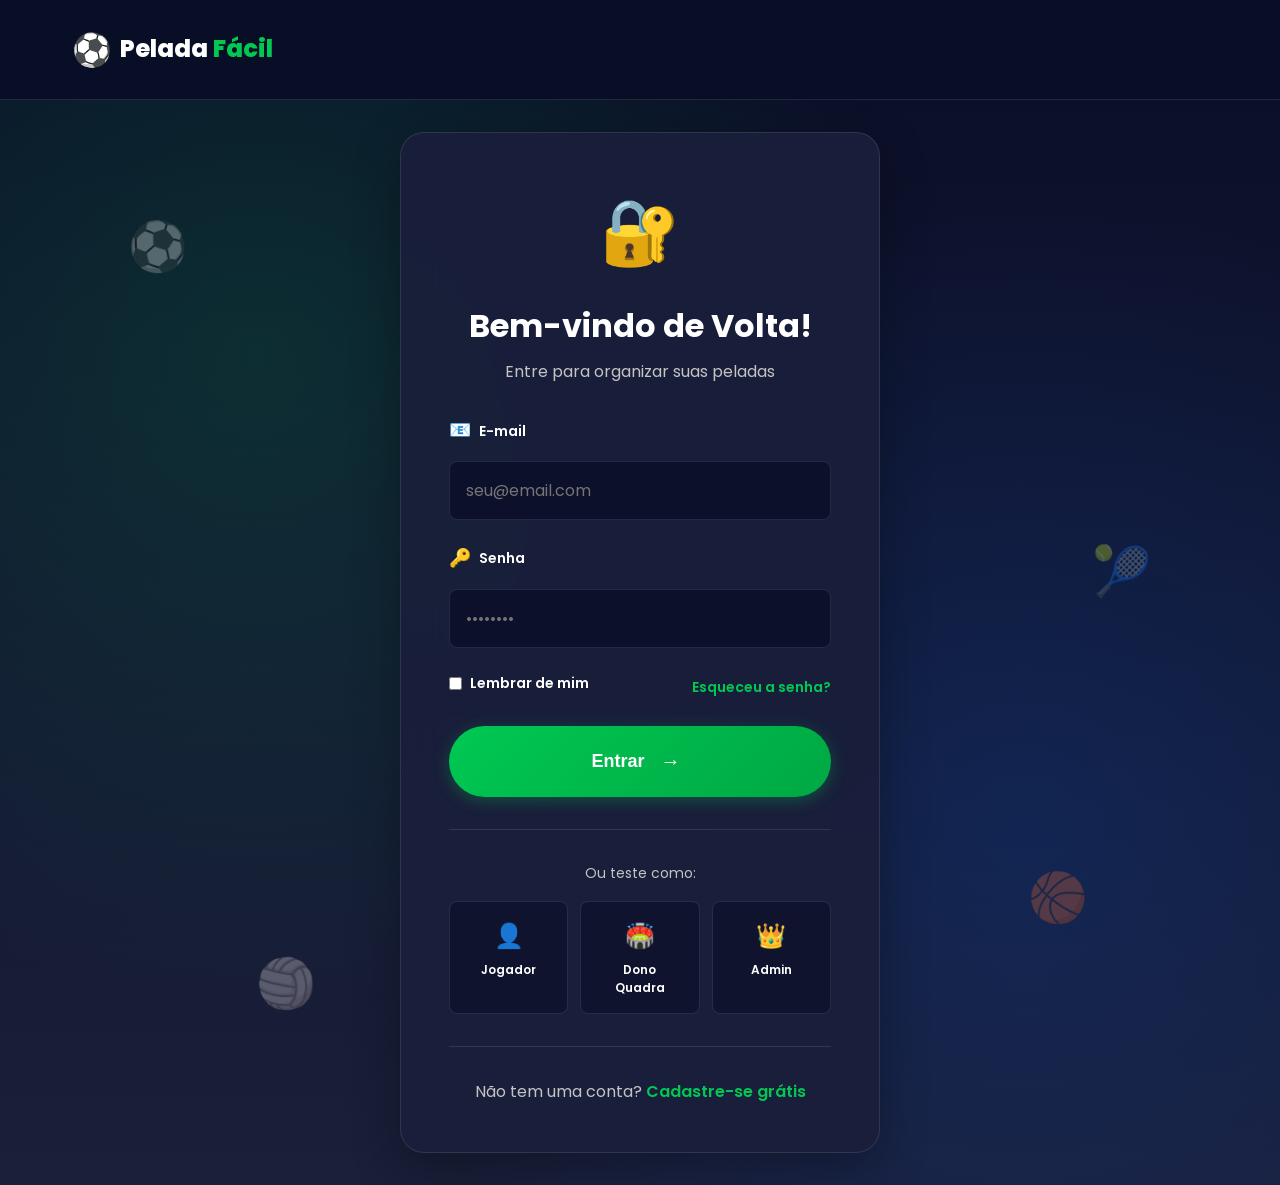
<file: admin-financeiro.html>
<!DOCTYPE html>
<html lang="pt-BR">
<head>
    <meta charset="UTF-8">
    <meta name="viewport" content="width=device-width, initial-scale=1.0">
    <title>Financeiro - Admin Pelada Fácil</title>
    <link rel="stylesheet" href="css/style.css">
    <link rel="stylesheet" href="css/dashboard.css">
    <link rel="preconnect" href="https://fonts.googleapis.com">
    <link rel="preconnect" href="https://fonts.gstatic.com" crossorigin>
    <link href="https://fonts.googleapis.com/css2?family=Poppins:wght@300;400;600;700;800&display=swap" rel="stylesheet">
    <link rel="stylesheet" href="https://cdnjs.cloudflare.com/ajax/libs/font-awesome/6.4.2/css/all.min.css">
</head>
<body class="dashboard-body">
    <!-- Sidebar -->
    <aside class="sidebar">
        <div class="sidebar__header">
            <div class="sidebar__logo">
                <span class="logo-icon"><i class="fas fa-futbol"></i></span>
                <span class="logo-text">Pelada <span class="logo-accent">Fácil</span></span>
            </div>
            <div class="sidebar__badge sidebar__badge--admin">Super Admin <i class="fas fa-crown"></i></div>
        </div>

        <nav class="sidebar__nav">
            <a href="dashboard-admin.html" class="sidebar__link">
                <span class="sidebar__icon"><i class="fas fa-home"></i></span>
                <span>Dashboard</span>
            </a>
            <a href="admin-aprovacoes.html" class="sidebar__link">
                <span class="sidebar__icon"><i class="fas fa-check-circle"></i></span>
                <span>Aprovações</span>
                <span class="sidebar__badge-small" data-type="aprovacoes">12</span>
            </a>
            <a href="admin-quadras.html" class="sidebar__link">
                <span class="sidebar__icon"><i class="fas fa-building"></i></span>
                <span>Quadras</span>
            </a>
            <a href="admin-usuarios.html" class="sidebar__link">
                <span class="sidebar__icon"><i class="fas fa-users"></i></span>
                <span>Usuários</span>
            </a>
            <a href="admin-partidas.html" class="sidebar__link">
                <span class="sidebar__icon"><i class="fas fa-gamepad"></i></span>
                <span>Partidas</span>
            </a>
            <a href="admin-financeiro.html" class="sidebar__link active">
                <span class="sidebar__icon"><i class="fas fa-dollar-sign"></i></span>
                <span>Financeiro</span>
            </a>
            <a href="admin-relatorios.html" class="sidebar__link">
                <span class="sidebar__icon"><i class="fas fa-chart-line"></i></span>
                <span>Relatórios</span>
            </a>
            <a href="admin-denuncias.html" class="sidebar__link">
                <span class="sidebar__icon"><i class="fas fa-exclamation-triangle"></i></span>
                <span>Denúncias</span>
                <span class="sidebar__badge-small">3</span>
            </a>
            <a href="admin-notificacoes.html" class="sidebar__link">
                <span class="sidebar__icon"><i class="fas fa-bell"></i></span>
                <span>Notificações</span>
            </a>
            <a href="admin-configuracoes.html" class="sidebar__link">
                <span class="sidebar__icon"><i class="fas fa-cog"></i></span>
                <span>Configurações</span>
            </a>
        </nav>

        <div class="sidebar__footer">
            <div class="sidebar__user">
                <div class="user-avatar"><i class="fas fa-user-shield"></i></div>
                <div class="user-info">
                    <div class="user-name">Admin Master</div>
                    <div class="user-rating">Acesso Total</div>
                </div>
            </div>
            <a href="index.html" class="sidebar__link sidebar__link--logout">
                <span class="sidebar__icon"><i class="fas fa-sign-out-alt"></i></span>
                <span>Sair</span>
            </a>
        </div>
    </aside>

    <!-- Main Content -->
    <main class="dashboard-main">
        <!-- Top Bar -->
        <header class="topbar">
            <div class="topbar__left">
                <button class="btn-menu-toggle" id="menuToggle">
                    <span></span>
                    <span></span>
                    <span></span>
                </button>
                <h1 class="topbar__title">Dashboard Financeiro</h1>
            </div>
            <div class="topbar__right">
                <div class="topbar-search">
                    <i class="fas fa-search"></i>
                    <input type="text" placeholder="Buscar transações...">
                </div>
                <button class="topbar__btn">
                    <span class="topbar__icon"><i class="fas fa-bell"></i></span>
                    <span class="topbar__badge">15</span>
                </button>
            </div>
        </header>

        <!-- Dashboard Content -->
        <div class="dashboard-content">
            <!-- Stats Cards -->
            <div class="stats-grid stats-grid--four">
                <div class="stat-card stat-card--green">
                    <div class="stat-card__icon" style="color: var(--primary-green);">
                        <i class="fas fa-hand-holding-usd"></i>
                    </div>
                    <div class="stat-card__content">
                        <div class="stat-card__value">R$ 142.850</div>
                        <div class="stat-card__label">Receita Total</div>
                        <div class="stat-card__trend stat-card__trend--up">
                            <i class="fas fa-arrow-up"></i> +18.2% este mês
                        </div>
                    </div>
                </div>

                <div class="stat-card stat-card--blue">
                    <div class="stat-card__icon" style="color: var(--accent-blue);">
                        <i class="fas fa-exchange-alt"></i>
                    </div>
                    <div class="stat-card__content">
                        <div class="stat-card__value">1.847</div>
                        <div class="stat-card__label">Transações</div>
                        <div class="stat-card__trend stat-card__trend--up">
                            <i class="fas fa-arrow-up"></i> +12.5% este mês
                        </div>
                    </div>
                </div>

                <div class="stat-card stat-card--orange">
                    <div class="stat-card__icon" style="color: var(--accent-orange);">
                        <i class="fas fa-percentage"></i>
                    </div>
                    <div class="stat-card__content">
                        <div class="stat-card__value">R$ 21.428</div>
                        <div class="stat-card__label">Comissões (15%)</div>
                        <div class="stat-card__trend stat-card__trend--up">
                            <i class="fas fa-arrow-up"></i> +15.8% este mês
                        </div>
                    </div>
                </div>

                <div class="stat-card stat-card--purple">
                    <div class="stat-card__icon" style="color: #9c27b0;">
                        <i class="fas fa-clock"></i>
                    </div>
                    <div class="stat-card__content">
                        <div class="stat-card__value">R$ 8.940</div>
                        <div class="stat-card__label">Pendentes</div>
                        <div class="stat-card__trend" style="color: var(--accent-yellow);">
                            <i class="fas fa-hourglass-half"></i> 23 transações
                        </div>
                    </div>
                </div>
            </div>

            <!-- Filter Tabs -->
            <div class="filter-tabs" style="margin-top: 2rem;">
                <button class="filter-tab active" onclick="filtrarTransacoes('todas')">
                    <i class="fas fa-list"></i> Todas
                </button>
                <button class="filter-tab" onclick="filtrarTransacoes('concluidas')">
                    <i class="fas fa-check-circle"></i> Concluídas
                </button>
                <button class="filter-tab" onclick="filtrarTransacoes('pendentes')">
                    <i class="fas fa-clock"></i> Pendentes
                </button>
                <button class="filter-tab" onclick="filtrarTransacoes('estornadas')">
                    <i class="fas fa-undo"></i> Estornadas
                </button>
            </div>

            <!-- Chart Placeholder -->
            <div class="section-card" style="margin-top: 2rem;">
                <div class="section-card__header">
                    <h2><i class="fas fa-chart-area"></i> Receita dos Últimos 30 Dias</h2>
                    <button class="btn btn--sm btn--secondary" onclick="exportarRelatorio()">
                        <i class="fas fa-download"></i> Exportar
                    </button>
                </div>
                <div style="height: 300px; background: linear-gradient(180deg, rgba(0, 200, 83, 0.1) 0%, rgba(0, 200, 83, 0.05) 100%); border-radius: var(--radius-md); display: flex; align-items: center; justify-content: center; border: 2px dashed rgba(0, 200, 83, 0.3);">
                    <div style="text-align: center;">
                        <i class="fas fa-chart-line" style="font-size: 4rem; color: var(--primary-green); opacity: 0.3; margin-bottom: 1rem;"></i>
                        <p style="color: var(--light-grey);">Gráfico de Receita - Chart.js</p>
                    </div>
                </div>
            </div>

            <!-- Transactions Table -->
            <div class="section-card">
                <div class="section-card__header">
                    <h2><i class="fas fa-receipt"></i> Transações Recentes</h2>
                    <button class="btn btn--sm btn--secondary" onclick="verTodasTransacoes()">
                        <i class="fas fa-list"></i> Ver Todas
                    </button>
                </div>
                <div class="table-responsive">
                    <table class="data-table">
                        <thead>
                            <tr>
                                <th>ID</th>
                                <th>Data</th>
                                <th>Descrição</th>
                                <th>Usuário</th>
                                <th>Método</th>
                                <th>Valor</th>
                                <th>Status</th>
                                <th>Ações</th>
                            </tr>
                        </thead>
                        <tbody>
                            <tr data-status="concluida">
                                <td>#TRX-1847</td>
                                <td>12/12/2024 14:30</td>
                                <td>Reserva Arena Champions League</td>
                                <td>
                                    <div class="table-user">
                                        <img src="https://i.pravatar.cc/300?img=12" alt="Avatar" style="width: 40px; height: 40px; border-radius: 50%;">
                                        <div>
                                            <div class="table-name">Carlos Mendes</div>
                                            <div class="table-email">carlos.mendes@email.com</div>
                                        </div>
                                    </div>
                                </td>
                                <td><i class="fas fa-credit-card"></i> Cartão</td>
                                <td style="font-weight: 700; color: var(--primary-green);">R$ 180,00</td>
                                <td><span class="badge badge--success"><i class="fas fa-check"></i> Concluída</span></td>
                                <td>
                                    <button class="btn-icon" onclick="verDetalhesTransacao('TRX-1847')">
                                        <i class="fas fa-eye"></i>
                                    </button>
                                </td>
                            </tr>
                            <tr data-status="concluida">
                                <td>#TRX-1846</td>
                                <td>12/12/2024 13:15</td>
                                <td>Reserva Beach Vôlei Paradise</td>
                                <td>
                                    <div class="table-user">
                                        <img src="https://i.pravatar.cc/300?img=33" alt="Avatar" style="width: 40px; height: 40px; border-radius: 50%;">
                                        <div>
                                            <div class="table-name">Ana Paula Costa</div>
                                            <div class="table-email">ana.costa@email.com</div>
                                        </div>
                                    </div>
                                </td>
                                <td><i class="fas fa-mobile-alt"></i> PIX</td>
                                <td style="font-weight: 700; color: var(--primary-green);">R$ 120,00</td>
                                <td><span class="badge badge--success"><i class="fas fa-check"></i> Concluída</span></td>
                                <td>
                                    <button class="btn-icon" onclick="verDetalhesTransacao('TRX-1846')">
                                        <i class="fas fa-eye"></i>
                                    </button>
                                </td>
                            </tr>
                            <tr data-status="pendente">
                                <td>#TRX-1845</td>
                                <td>12/12/2024 11:45</td>
                                <td>Reserva Basketball Pro</td>
                                <td>
                                    <div class="table-user">
                                        <img src="https://i.pravatar.cc/300?img=15" alt="Avatar" style="width: 40px; height: 40px; border-radius: 50%;">
                                        <div>
                                            <div class="table-name">Roberto Silva</div>
                                            <div class="table-email">roberto.silva@email.com</div>
                                        </div>
                                    </div>
                                </td>
                                <td><i class="fas fa-barcode"></i> Boleto</td>
                                <td style="font-weight: 700; color: var(--accent-yellow);">R$ 150,00</td>
                                <td><span class="badge badge--warning"><i class="fas fa-clock"></i> Pendente</span></td>
                                <td>
                                    <button class="btn-icon" onclick="verDetalhesTransacao('TRX-1845')">
                                        <i class="fas fa-eye"></i>
                                    </button>
                                </td>
                            </tr>
                            <tr data-status="concluida">
                                <td>#TRX-1844</td>
                                <td>12/12/2024 10:20</td>
                                <td>Reserva Tennis Club Premium</td>
                                <td>
                                    <div class="table-user">
                                        <img src="https://i.pravatar.cc/300?img=27" alt="Avatar" style="width: 40px; height: 40px; border-radius: 50%;">
                                        <div>
                                            <div class="table-name">Mariana Santos</div>
                                            <div class="table-email">mariana.santos@email.com</div>
                                        </div>
                                    </div>
                                </td>
                                <td><i class="fas fa-credit-card"></i> Cartão</td>
                                <td style="font-weight: 700; color: var(--primary-green);">R$ 200,00</td>
                                <td><span class="badge badge--success"><i class="fas fa-check"></i> Concluída</span></td>
                                <td>
                                    <button class="btn-icon" onclick="verDetalhesTransacao('TRX-1844')">
                                        <i class="fas fa-eye"></i>
                                    </button>
                                </td>
                            </tr>
                            <tr data-status="estornada">
                                <td>#TRX-1843</td>
                                <td>11/12/2024 18:30</td>
                                <td>Reserva Society Park Center</td>
                                <td>
                                    <div class="table-user">
                                        <img src="https://i.pravatar.cc/300?img=58" alt="Avatar" style="width: 40px; height: 40px; border-radius: 50%;">
                                        <div>
                                            <div class="table-name">Pedro Oliveira</div>
                                            <div class="table-email">pedro.oliveira@email.com</div>
                                        </div>
                                    </div>
                                </td>
                                <td><i class="fas fa-mobile-alt"></i> PIX</td>
                                <td style="font-weight: 700; color: var(--accent-red);">R$ 160,00</td>
                                <td><span class="badge badge--danger"><i class="fas fa-undo"></i> Estornada</span></td>
                                <td>
                                    <button class="btn-icon" onclick="verDetalhesTransacao('TRX-1843')">
                                        <i class="fas fa-eye"></i>
                                    </button>
                                </td>
                            </tr>
                            <tr data-status="concluida">
                                <td>#TRX-1842</td>
                                <td>11/12/2024 16:00</td>
                                <td>Reserva Arena Master Futsal</td>
                                <td>
                                    <div class="table-user">
                                        <img src="https://i.pravatar.cc/300?img=22" alt="Avatar" style="width: 40px; height: 40px; border-radius: 50%;">
                                        <div>
                                            <div class="table-name">Juliana Alves</div>
                                            <div class="table-email">juliana.alves@email.com</div>
                                        </div>
                                    </div>
                                </td>
                                <td><i class="fas fa-credit-card"></i> Cartão</td>
                                <td style="font-weight: 700; color: var(--primary-green);">R$ 175,00</td>
                                <td><span class="badge badge--success"><i class="fas fa-check"></i> Concluída</span></td>
                                <td>
                                    <button class="btn-icon" onclick="verDetalhesTransacao('TRX-1842')">
                                        <i class="fas fa-eye"></i>
                                    </button>
                                </td>
                            </tr>
                            <tr data-status="concluida">
                                <td>#TRX-1841</td>
                                <td>11/12/2024 14:30</td>
                                <td>Reserva Society Elite Sports</td>
                                <td>
                                    <div class="table-user">
                                        <img src="https://i.pravatar.cc/300?img=68" alt="Avatar" style="width: 40px; height: 40px; border-radius: 50%;">
                                        <div>
                                            <div class="table-name">Felipe Rodrigues</div>
                                            <div class="table-email">felipe.rodrigues@email.com</div>
                                        </div>
                                    </div>
                                </td>
                                <td><i class="fas fa-mobile-alt"></i> PIX</td>
                                <td style="font-weight: 700; color: var(--primary-green);">R$ 195,00</td>
                                <td><span class="badge badge--success"><i class="fas fa-check"></i> Concluída</span></td>
                                <td>
                                    <button class="btn-icon" onclick="verDetalhesTransacao('TRX-1841')">
                                        <i class="fas fa-eye"></i>
                                    </button>
                                </td>
                            </tr>
                            <tr data-status="pendente">
                                <td>#TRX-1840</td>
                                <td>11/12/2024 12:15</td>
                                <td>Reserva Poliesportiva Central</td>
                                <td>
                                    <div class="table-user">
                                        <img src="https://i.pravatar.cc/300?img=41" alt="Avatar" style="width: 40px; height: 40px; border-radius: 50%;">
                                        <div>
                                            <div class="table-name">Lucas Ferreira</div>
                                            <div class="table-email">lucas.ferreira@email.com</div>
                                        </div>
                                    </div>
                                </td>
                                <td><i class="fas fa-barcode"></i> Boleto</td>
                                <td style="font-weight: 700; color: var(--accent-yellow);">R$ 140,00</td>
                                <td><span class="badge badge--warning"><i class="fas fa-clock"></i> Pendente</span></td>
                                <td>
                                    <button class="btn-icon" onclick="verDetalhesTransacao('TRX-1840')">
                                        <i class="fas fa-eye"></i>
                                    </button>
                                </td>
                            </tr>
                        </tbody>
                    </table>
                </div>
            </div>
        </div>
    </main>

    <script src="js/funcionalidades.js"></script>
    <script src="js/dashboard.js"></script>
    <script>
        function filtrarTransacoes(tipo) {
            const rows = document.querySelectorAll('.data-table tbody tr');
            const tabs = document.querySelectorAll('.filter-tab');

            tabs.forEach(tab => tab.classList.remove('active'));
            event.target.closest('.filter-tab').classList.add('active');

            rows.forEach(row => {
                if (tipo === 'todas') {
                    row.style.display = 'table-row';
                } else if (row.dataset.status === tipo) {
                    row.style.display = 'table-row';
                } else {
                    row.style.display = 'none';
                }
            });
        }

        function verDetalhesTransacao(id) {
            showNotification(`Abrindo detalhes da transação ${id}...`, 'info');
        }

        function exportarRelatorio() {
            showNotification('Exportando relatório financeiro...', 'info');
        }

        function verTodasTransacoes() {
            showNotification('Carregando todas as transações...', 'info');
        }
    </script>
</body>
</html>
</file>
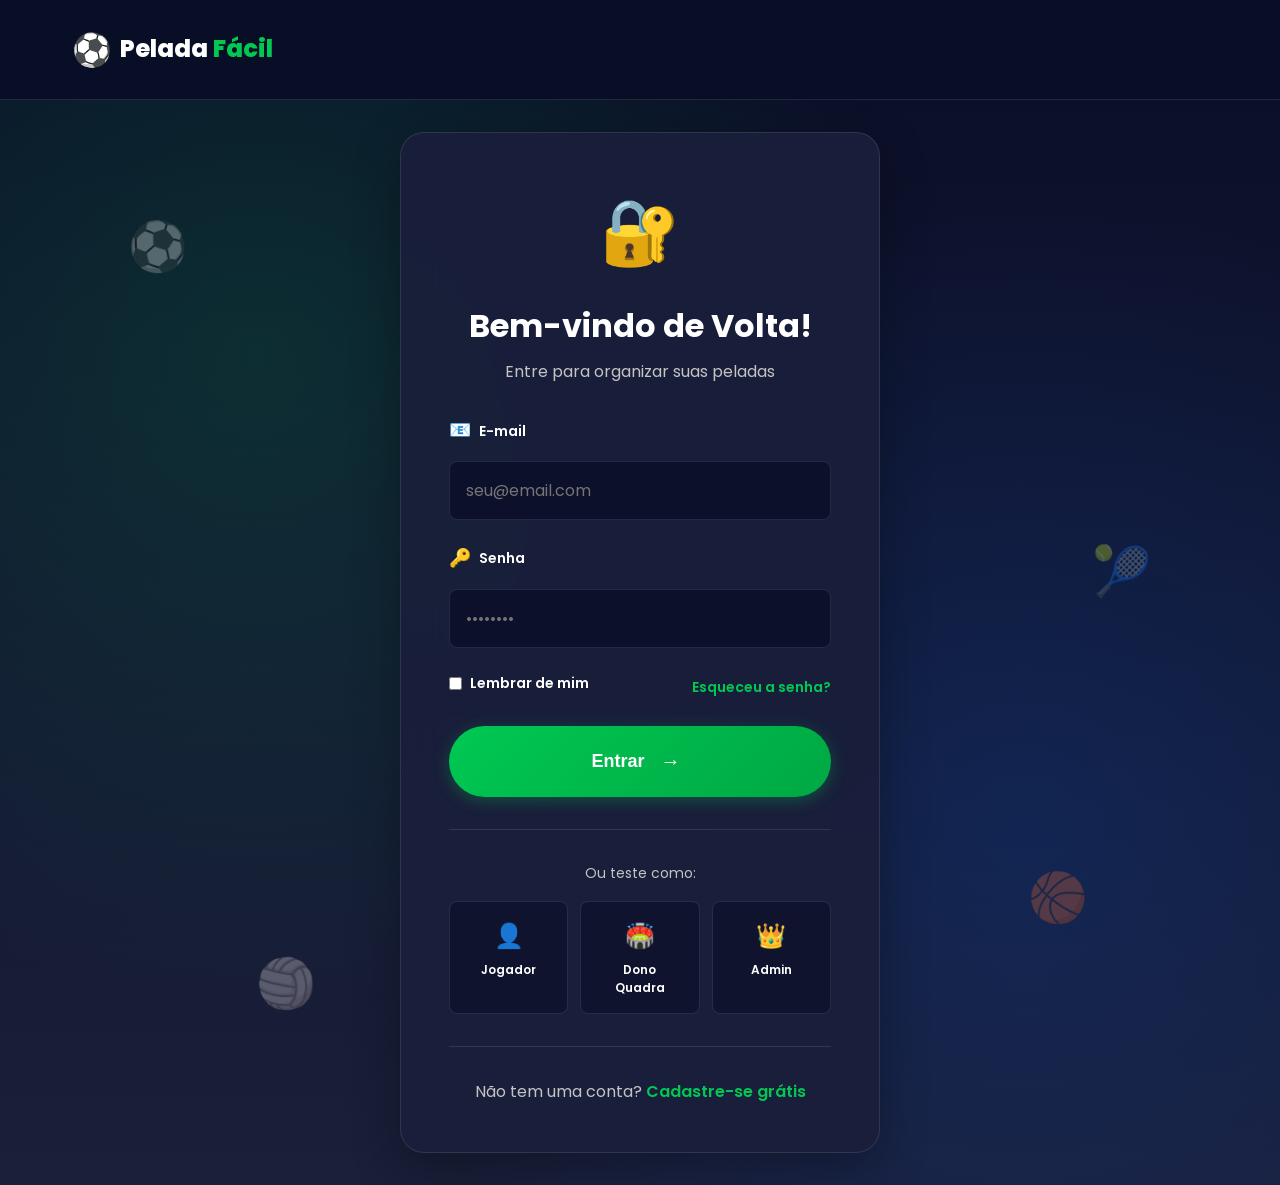
<file: admin-notificacoes.html>
<!DOCTYPE html>
<html lang="pt-BR">
<head>
    <meta charset="UTF-8">
    <meta name="viewport" content="width=device-width, initial-scale=1.0">
    <title>Notificações - Admin Pelada Fácil</title>
    <link rel="stylesheet" href="css/style.css">
    <link rel="stylesheet" href="css/dashboard.css">
    <link rel="preconnect" href="https://fonts.googleapis.com">
    <link rel="preconnect" href="https://fonts.gstatic.com" crossorigin>
    <link href="https://fonts.googleapis.com/css2?family=Poppins:wght@300;400;600;700;800&display=swap" rel="stylesheet">
    <link rel="stylesheet" href="https://cdnjs.cloudflare.com/ajax/libs/font-awesome/6.4.2/css/all.min.css">
</head>
<body class="dashboard-body">
    <!-- Sidebar -->
    <aside class="sidebar">
        <div class="sidebar__header">
            <div class="sidebar__logo">
                <span class="logo-icon"><i class="fas fa-futbol"></i></span>
                <span class="logo-text">Pelada <span class="logo-accent">Fácil</span></span>
            </div>
            <div class="sidebar__badge sidebar__badge--admin">Super Admin <i class="fas fa-crown"></i></div>
        </div>

        <nav class="sidebar__nav">
            <a href="dashboard-admin.html" class="sidebar__link">
                <span class="sidebar__icon"><i class="fas fa-home"></i></span>
                <span>Dashboard</span>
            </a>
            <a href="admin-aprovacoes.html" class="sidebar__link">
                <span class="sidebar__icon"><i class="fas fa-check-circle"></i></span>
                <span>Aprovações</span>
                <span class="sidebar__badge-small" data-type="aprovacoes">12</span>
            </a>
            <a href="admin-quadras.html" class="sidebar__link">
                <span class="sidebar__icon"><i class="fas fa-building"></i></span>
                <span>Quadras</span>
            </a>
            <a href="admin-usuarios.html" class="sidebar__link">
                <span class="sidebar__icon"><i class="fas fa-users"></i></span>
                <span>Usuários</span>
            </a>
            <a href="admin-partidas.html" class="sidebar__link">
                <span class="sidebar__icon"><i class="fas fa-gamepad"></i></span>
                <span>Partidas</span>
            </a>
            <a href="admin-financeiro.html" class="sidebar__link">
                <span class="sidebar__icon"><i class="fas fa-dollar-sign"></i></span>
                <span>Financeiro</span>
            </a>
            <a href="admin-relatorios.html" class="sidebar__link">
                <span class="sidebar__icon"><i class="fas fa-chart-line"></i></span>
                <span>Relatórios</span>
            </a>
            <a href="admin-denuncias.html" class="sidebar__link">
                <span class="sidebar__icon"><i class="fas fa-exclamation-triangle"></i></span>
                <span>Denúncias</span>
                <span class="sidebar__badge-small">3</span>
            </a>
            <a href="admin-notificacoes.html" class="sidebar__link active">
                <span class="sidebar__icon"><i class="fas fa-bell"></i></span>
                <span>Notificações</span>
            </a>
            <a href="admin-configuracoes.html" class="sidebar__link">
                <span class="sidebar__icon"><i class="fas fa-cog"></i></span>
                <span>Configurações</span>
            </a>
        </nav>

        <div class="sidebar__footer">
            <div class="sidebar__user">
                <div class="user-avatar"><i class="fas fa-user-shield"></i></div>
                <div class="user-info">
                    <div class="user-name">Admin Master</div>
                    <div class="user-rating">Acesso Total</div>
                </div>
            </div>
            <a href="index.html" class="sidebar__link sidebar__link--logout">
                <span class="sidebar__icon"><i class="fas fa-sign-out-alt"></i></span>
                <span>Sair</span>
            </a>
        </div>
    </aside>

    <!-- Main Content -->
    <main class="dashboard-main">
        <!-- Top Bar -->
        <header class="topbar">
            <div class="topbar__left">
                <button class="btn-menu-toggle" id="menuToggle">
                    <span></span>
                    <span></span>
                    <span></span>
                </button>
                <h1 class="topbar__title">Central de Notificações</h1>
            </div>
            <div class="topbar__right">
                <div class="topbar-search">
                    <i class="fas fa-search"></i>
                    <input type="text" placeholder="Buscar notificações...">
                </div>
                <button class="topbar__btn">
                    <span class="topbar__icon"><i class="fas fa-bell"></i></span>
                    <span class="topbar__badge">15</span>
                </button>
            </div>
        </header>

        <!-- Dashboard Content -->
        <div class="dashboard-content">
            <!-- Action Buttons -->
            <div style="display: flex; gap: 1rem; margin-bottom: 2rem;">
                <button class="btn btn--success" onclick="marcarTodasLidas()">
                    <i class="fas fa-check-double"></i> Marcar Todas como Lidas
                </button>
                <button class="btn btn--danger" onclick="limparNotificacoes()">
                    <i class="fas fa-trash"></i> Limpar Lidas
                </button>
            </div>

            <!-- Filter Tabs -->
            <div class="filter-tabs">
                <button class="filter-tab active" onclick="filtrarNotificacoes('todas')">
                    <i class="fas fa-list"></i> Todas (47)
                </button>
                <button class="filter-tab" onclick="filtrarNotificacoes('nao-lidas')">
                    <i class="fas fa-envelope"></i> Não Lidas (15)
                </button>
                <button class="filter-tab" onclick="filtrarNotificacoes('sistema')">
                    <i class="fas fa-server"></i> Sistema (12)
                </button>
                <button class="filter-tab" onclick="filtrarNotificacoes('usuarios')">
                    <i class="fas fa-users"></i> Usuários (18)
                </button>
                <button class="filter-tab" onclick="filtrarNotificacoes('financeiro')">
                    <i class="fas fa-dollar-sign"></i> Financeiro (10)
                </button>
                <button class="filter-tab" onclick="filtrarNotificacoes('denuncias')">
                    <i class="fas fa-flag"></i> Denúncias (7)
                </button>
            </div>

            <!-- Notifications List -->
            <div class="activity-list">
                <!-- Notification 1 - Unread System -->
                <div class="activity-item" data-tipo="sistema" data-lida="false" style="background: rgba(0, 200, 83, 0.05); border-left: 4px solid var(--primary-green);">
                    <div class="activity-icon activity-icon--success">
                        <i class="fas fa-server"></i>
                    </div>
                    <div class="activity-content" style="flex: 1;">
                        <p style="font-weight: 600; margin-bottom: 0.25rem;">
                            <i class="fas fa-circle" style="font-size: 0.5rem; color: var(--primary-green);"></i>
                            Atualização do Sistema Concluída
                        </p>
                        <p style="font-size: 0.875rem; margin-bottom: 0;">
                            Sistema foi atualizado para a versão 2.5.0 com melhorias de performance e correções de bugs.
                        </p>
                        <span class="activity-time">Há 30 minutos</span>
                    </div>
                    <div style="display: flex; gap: 0.5rem;">
                        <button class="btn-icon" onclick="marcarComoLida('notif-1')">
                            <i class="fas fa-check"></i>
                        </button>
                        <button class="btn-icon" onclick="excluirNotificacao('notif-1')">
                            <i class="fas fa-trash"></i>
                        </button>
                    </div>
                </div>

                <!-- Notification 2 - Unread User -->
                <div class="activity-item" data-tipo="usuario" data-lida="false" style="background: rgba(0, 200, 83, 0.05); border-left: 4px solid var(--accent-blue);">
                    <div class="activity-icon activity-icon--info">
                        <i class="fas fa-user-plus"></i>
                    </div>
                    <div class="activity-content" style="flex: 1;">
                        <p style="font-weight: 600; margin-bottom: 0.25rem;">
                            <i class="fas fa-circle" style="font-size: 0.5rem; color: var(--primary-green);"></i>
                            Novo Usuário Cadastrado
                        </p>
                        <p style="font-size: 0.875rem; margin-bottom: 0;">
                            <strong>Fernanda Lima</strong> se cadastrou como Organizadora de Eventos. Aguardando aprovação.
                        </p>
                        <span class="activity-time">Há 1 hora</span>
                    </div>
                    <div style="display: flex; gap: 0.5rem;">
                        <button class="btn-icon" onclick="marcarComoLida('notif-2')">
                            <i class="fas fa-check"></i>
                        </button>
                        <button class="btn-icon" onclick="excluirNotificacao('notif-2')">
                            <i class="fas fa-trash"></i>
                        </button>
                    </div>
                </div>

                <!-- Notification 3 - Unread Financial -->
                <div class="activity-item" data-tipo="financeiro" data-lida="false" style="background: rgba(0, 200, 83, 0.05); border-left: 4px solid var(--accent-orange);">
                    <div class="activity-icon activity-icon--warning">
                        <i class="fas fa-dollar-sign"></i>
                    </div>
                    <div class="activity-content" style="flex: 1;">
                        <p style="font-weight: 600; margin-bottom: 0.25rem;">
                            <i class="fas fa-circle" style="font-size: 0.5rem; color: var(--primary-green);"></i>
                            Nova Transação Pendente
                        </p>
                        <p style="font-size: 0.875rem; margin-bottom: 0;">
                            Pagamento de <strong>R$ 180,00</strong> aguardando confirmação. ID: #TRX-1848
                        </p>
                        <span class="activity-time">Há 2 horas</span>
                    </div>
                    <div style="display: flex; gap: 0.5rem;">
                        <button class="btn-icon" onclick="marcarComoLida('notif-3')">
                            <i class="fas fa-check"></i>
                        </button>
                        <button class="btn-icon" onclick="excluirNotificacao('notif-3')">
                            <i class="fas fa-trash"></i>
                        </button>
                    </div>
                </div>

                <!-- Notification 4 - Unread Report -->
                <div class="activity-item" data-tipo="denuncia" data-lida="false" style="background: rgba(0, 200, 83, 0.05); border-left: 4px solid var(--accent-red);">
                    <div class="activity-icon" style="background: rgba(255, 23, 68, 0.2);">
                        <i class="fas fa-flag" style="color: var(--accent-red);"></i>
                    </div>
                    <div class="activity-content" style="flex: 1;">
                        <p style="font-weight: 600; margin-bottom: 0.25rem;">
                            <i class="fas fa-circle" style="font-size: 0.5rem; color: var(--primary-green);"></i>
                            Nova Denúncia Recebida
                        </p>
                        <p style="font-size: 0.875rem; margin-bottom: 0;">
                            Denúncia de comportamento inadequado. Prioridade: <strong style="color: var(--accent-red);">ALTA</strong>
                        </p>
                        <span class="activity-time">Há 3 horas</span>
                    </div>
                    <div style="display: flex; gap: 0.5rem;">
                        <button class="btn-icon" onclick="marcarComoLida('notif-4')">
                            <i class="fas fa-check"></i>
                        </button>
                        <button class="btn-icon" onclick="excluirNotificacao('notif-4')">
                            <i class="fas fa-trash"></i>
                        </button>
                    </div>
                </div>

                <!-- Notification 5 - Read -->
                <div class="activity-item" data-tipo="usuario" data-lida="true" style="opacity: 0.7;">
                    <div class="activity-icon activity-icon--info">
                        <i class="fas fa-building"></i>
                    </div>
                    <div class="activity-content" style="flex: 1;">
                        <p style="font-weight: 600; margin-bottom: 0.25rem;">
                            Nova Quadra Aprovada
                        </p>
                        <p style="font-size: 0.875rem; margin-bottom: 0;">
                            <strong>Arena Super Star</strong> foi aprovada e está ativa na plataforma.
                        </p>
                        <span class="activity-time">Há 5 horas</span>
                    </div>
                    <div style="display: flex; gap: 0.5rem;">
                        <button class="btn-icon" onclick="excluirNotificacao('notif-5')">
                            <i class="fas fa-trash"></i>
                        </button>
                    </div>
                </div>

                <!-- Notification 6 - Unread User -->
                <div class="activity-item" data-tipo="usuario" data-lida="false" style="background: rgba(0, 200, 83, 0.05); border-left: 4px solid var(--accent-blue);">
                    <div class="activity-icon activity-icon--info">
                        <i class="fas fa-star"></i>
                    </div>
                    <div class="activity-content" style="flex: 1;">
                        <p style="font-weight: 600; margin-bottom: 0.25rem;">
                            <i class="fas fa-circle" style="font-size: 0.5rem; color: var(--primary-green);"></i>
                            Nova Avaliação Recebida
                        </p>
                        <p style="font-size: 0.875rem; margin-bottom: 0;">
                            <strong>Carlos Mendes</strong> avaliou <strong>Arena Champions League</strong> com 5 estrelas.
                        </p>
                        <span class="activity-time">Há 6 horas</span>
                    </div>
                    <div style="display: flex; gap: 0.5rem;">
                        <button class="btn-icon" onclick="marcarComoLida('notif-6')">
                            <i class="fas fa-check"></i>
                        </button>
                        <button class="btn-icon" onclick="excluirNotificacao('notif-6')">
                            <i class="fas fa-trash"></i>
                        </button>
                    </div>
                </div>

                <!-- Notification 7 - Read Financial -->
                <div class="activity-item" data-tipo="financeiro" data-lida="true" style="opacity: 0.7;">
                    <div class="activity-icon activity-icon--success">
                        <i class="fas fa-check-circle"></i>
                    </div>
                    <div class="activity-content" style="flex: 1;">
                        <p style="font-weight: 600; margin-bottom: 0.25rem;">
                            Transação Confirmada
                        </p>
                        <p style="font-size: 0.875rem; margin-bottom: 0;">
                            Pagamento de <strong>R$ 150,00</strong> confirmado. ID: #TRX-1847
                        </p>
                        <span class="activity-time">Há 8 horas</span>
                    </div>
                    <div style="display: flex; gap: 0.5rem;">
                        <button class="btn-icon" onclick="excluirNotificacao('notif-7')">
                            <i class="fas fa-trash"></i>
                        </button>
                    </div>
                </div>

                <!-- Notification 8 - Read System -->
                <div class="activity-item" data-tipo="sistema" data-lida="true" style="opacity: 0.7;">
                    <div class="activity-icon activity-icon--warning">
                        <i class="fas fa-database"></i>
                    </div>
                    <div class="activity-content" style="flex: 1;">
                        <p style="font-weight: 600; margin-bottom: 0.25rem;">
                            Backup Automático Concluído
                        </p>
                        <p style="font-size: 0.875rem; margin-bottom: 0;">
                            Backup diário do banco de dados realizado com sucesso às 03:00.
                        </p>
                        <span class="activity-time">Há 10 horas</span>
                    </div>
                    <div style="display: flex; gap: 0.5rem;">
                        <button class="btn-icon" onclick="excluirNotificacao('notif-8')">
                            <i class="fas fa-trash"></i>
                        </button>
                    </div>
                </div>

                <!-- Notification 9 - Unread User -->
                <div class="activity-item" data-tipo="usuario" data-lida="false" style="background: rgba(0, 200, 83, 0.05); border-left: 4px solid var(--accent-blue);">
                    <div class="activity-icon activity-icon--info">
                        <i class="fas fa-gamepad"></i>
                    </div>
                    <div class="activity-content" style="flex: 1;">
                        <p style="font-weight: 600; margin-bottom: 0.25rem;">
                            <i class="fas fa-circle" style="font-size: 0.5rem; color: var(--primary-green);"></i>
                            Nova Partida Criada
                        </p>
                        <p style="font-size: 0.875rem; margin-bottom: 0;">
                            <strong>Roberto Silva</strong> criou a partida "Pelada dos Amigos" para 15/12/2024.
                        </p>
                        <span class="activity-time">Há 12 horas</span>
                    </div>
                    <div style="display: flex; gap: 0.5rem;">
                        <button class="btn-icon" onclick="marcarComoLida('notif-9')">
                            <i class="fas fa-check"></i>
                        </button>
                        <button class="btn-icon" onclick="excluirNotificacao('notif-9')">
                            <i class="fas fa-trash"></i>
                        </button>
                    </div>
                </div>

                <!-- Notification 10 - Read Report -->
                <div class="activity-item" data-tipo="denuncia" data-lida="true" style="opacity: 0.7;">
                    <div class="activity-icon activity-icon--success">
                        <i class="fas fa-check-double"></i>
                    </div>
                    <div class="activity-content" style="flex: 1;">
                        <p style="font-weight: 600; margin-bottom: 0.25rem;">
                            Denúncia Resolvida
                        </p>
                        <p style="font-size: 0.875rem; margin-bottom: 0;">
                            Denúncia #REP-543 foi resolvida com sucesso. Usuário advertido.
                        </p>
                        <span class="activity-time">Há 1 dia</span>
                    </div>
                    <div style="display: flex; gap: 0.5rem;">
                        <button class="btn-icon" onclick="excluirNotificacao('notif-10')">
                            <i class="fas fa-trash"></i>
                        </button>
                    </div>
                </div>

                <!-- Notification 11 - Read Financial -->
                <div class="activity-item" data-tipo="financeiro" data-lida="true" style="opacity: 0.7;">
                    <div class="activity-icon activity-icon--warning">
                        <i class="fas fa-receipt"></i>
                    </div>
                    <div class="activity-content" style="flex: 1;">
                        <p style="font-weight: 600; margin-bottom: 0.25rem;">
                            Relatório Financeiro Gerado
                        </p>
                        <p style="font-size: 0.875rem; margin-bottom: 0;">
                            Relatório mensal de dezembro está disponível para download.
                        </p>
                        <span class="activity-time">Há 1 dia</span>
                    </div>
                    <div style="display: flex; gap: 0.5rem;">
                        <button class="btn-icon" onclick="excluirNotificacao('notif-11')">
                            <i class="fas fa-trash"></i>
                        </button>
                    </div>
                </div>

                <!-- Notification 12 - Read System -->
                <div class="activity-item" data-tipo="sistema" data-lida="true" style="opacity: 0.7;">
                    <div class="activity-icon activity-icon--info">
                        <i class="fas fa-shield-alt"></i>
                    </div>
                    <div class="activity-content" style="flex: 1;">
                        <p style="font-weight: 600; margin-bottom: 0.25rem;">
                            Manutenção Programada
                        </p>
                        <p style="font-size: 0.875rem; margin-bottom: 0;">
                            Manutenção do sistema agendada para 20/12/2024 às 02:00. Duração estimada: 2 horas.
                        </p>
                        <span class="activity-time">Há 2 dias</span>
                    </div>
                    <div style="display: flex; gap: 0.5rem;">
                        <button class="btn-icon" onclick="excluirNotificacao('notif-12')">
                            <i class="fas fa-trash"></i>
                        </button>
                    </div>
                </div>
            </div>
        </div>
    </main>

    <script src="js/funcionalidades.js"></script>
    <script src="js/dashboard.js"></script>
    <script>
        function filtrarNotificacoes(tipo) {
            const items = document.querySelectorAll('.activity-item');
            const tabs = document.querySelectorAll('.filter-tab');

            tabs.forEach(tab => tab.classList.remove('active'));
            event.target.closest('.filter-tab').classList.add('active');

            items.forEach(item => {
                if (tipo === 'todas') {
                    item.style.display = 'flex';
                } else if (tipo === 'nao-lidas' && item.dataset.lida === 'false') {
                    item.style.display = 'flex';
                } else if (item.dataset.tipo === tipo) {
                    item.style.display = 'flex';
                } else {
                    item.style.display = 'none';
                }
            });
        }

        function marcarComoLida(id) {
            showNotification('Notificação marcada como lida!', 'success');
            const notif = document.querySelector(`[onclick*="${id}"]`).closest('.activity-item');
            notif.dataset.lida = 'true';
            notif.style.opacity = '0.7';
            notif.style.background = '';
            notif.style.borderLeft = '';
        }

        function excluirNotificacao(id) {
            if (confirm('Deseja excluir esta notificação?')) {
                const notif = document.querySelector(`[onclick*="${id}"]`).closest('.activity-item');
                notif.style.opacity = '0';
                setTimeout(() => notif.remove(), 300);
                showNotification('Notificação excluída!', 'success');
            }
        }

        function marcarTodasLidas() {
            if (confirm('Marcar todas as notificações como lidas?')) {
                document.querySelectorAll('.activity-item[data-lida="false"]').forEach(item => {
                    item.dataset.lida = 'true';
                    item.style.opacity = '0.7';
                    item.style.background = '';
                    item.style.borderLeft = '';
                });
                showNotification('Todas as notificações foram marcadas como lidas!', 'success');
            }
        }

        function limparNotificacoes() {
            if (confirm('Deseja excluir todas as notificações lidas?')) {
                document.querySelectorAll('.activity-item[data-lida="true"]').forEach(item => {
                    item.style.opacity = '0';
                    setTimeout(() => item.remove(), 300);
                });
                showNotification('Notificações lidas foram removidas!', 'success');
            }
        }
    </script>
</body>
</html>
</file>
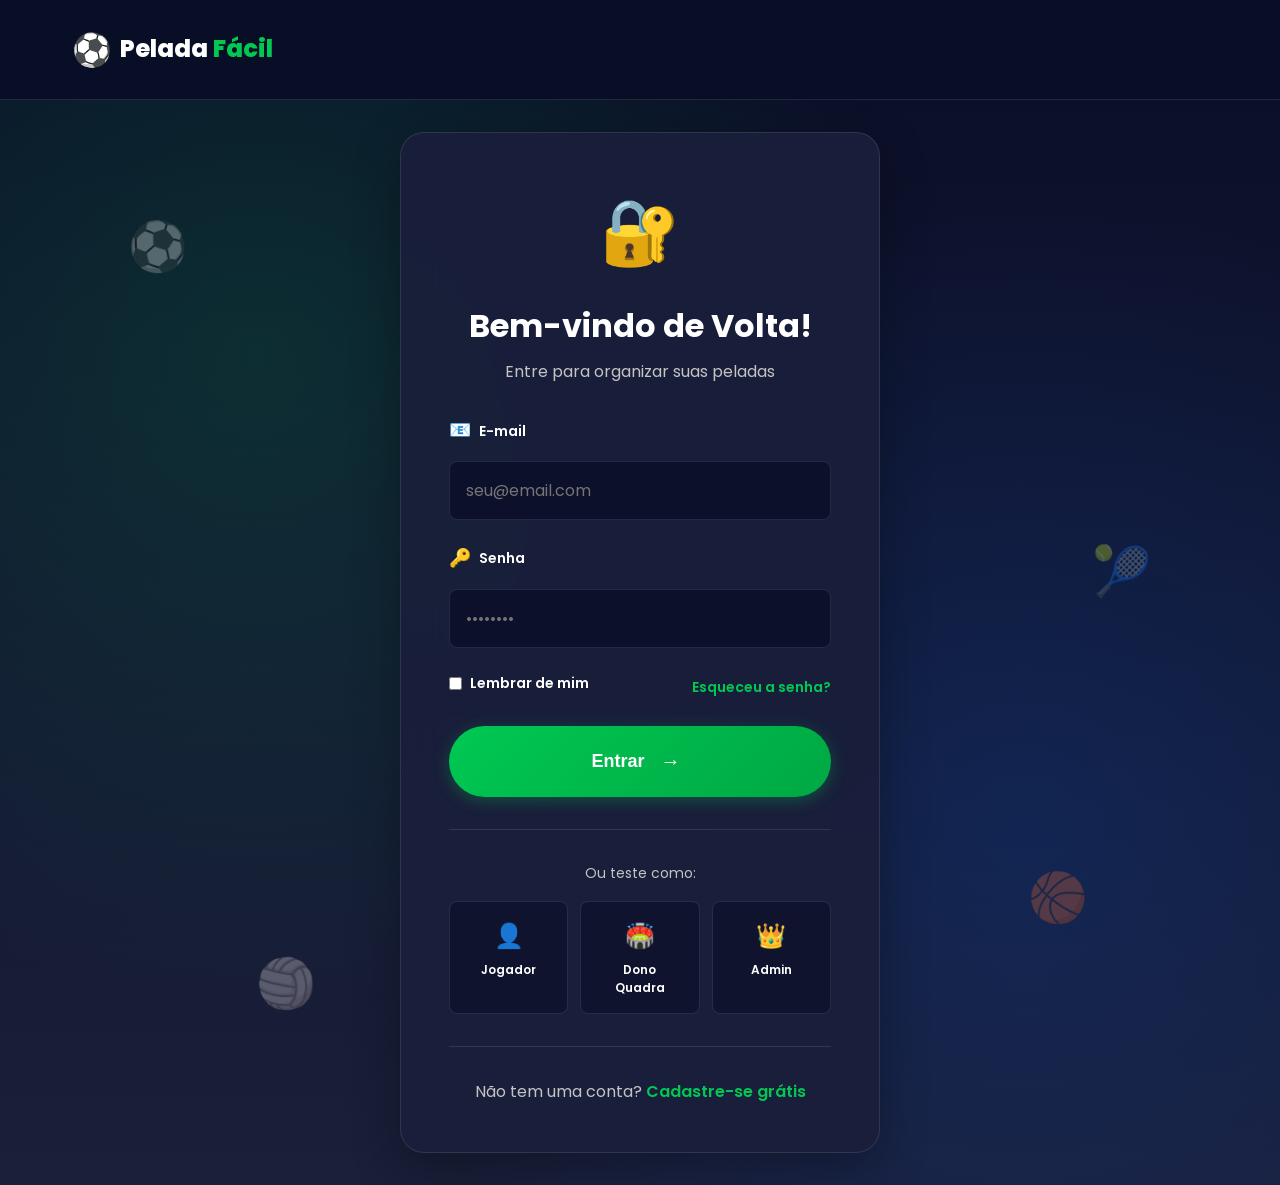
<file: admin-partidas.html>
<!DOCTYPE html>
<html lang="pt-BR">
<head>
    <meta charset="UTF-8">
    <meta name="viewport" content="width=device-width, initial-scale=1.0">
    <title>Partidas - Admin Pelada Fácil</title>
    <link rel="stylesheet" href="css/style.css">
    <link rel="stylesheet" href="css/dashboard.css">
    <link rel="preconnect" href="https://fonts.googleapis.com">
    <link rel="preconnect" href="https://fonts.gstatic.com" crossorigin>
    <link href="https://fonts.googleapis.com/css2?family=Poppins:wght@300;400;600;700;800&display=swap" rel="stylesheet">
    <link rel="stylesheet" href="https://cdnjs.cloudflare.com/ajax/libs/font-awesome/6.4.2/css/all.min.css">
</head>
<body class="dashboard-body">
    <!-- Sidebar -->
    <aside class="sidebar">
        <div class="sidebar__header">
            <div class="sidebar__logo">
                <span class="logo-icon"><i class="fas fa-futbol"></i></span>
                <span class="logo-text">Pelada <span class="logo-accent">Fácil</span></span>
            </div>
            <div class="sidebar__badge sidebar__badge--admin">Super Admin <i class="fas fa-crown"></i></div>
        </div>

        <nav class="sidebar__nav">
            <a href="dashboard-admin.html" class="sidebar__link">
                <span class="sidebar__icon"><i class="fas fa-home"></i></span>
                <span>Dashboard</span>
            </a>
            <a href="admin-aprovacoes.html" class="sidebar__link">
                <span class="sidebar__icon"><i class="fas fa-check-circle"></i></span>
                <span>Aprovações</span>
                <span class="sidebar__badge-small" data-type="aprovacoes">12</span>
            </a>
            <a href="admin-quadras.html" class="sidebar__link">
                <span class="sidebar__icon"><i class="fas fa-building"></i></span>
                <span>Quadras</span>
            </a>
            <a href="admin-usuarios.html" class="sidebar__link">
                <span class="sidebar__icon"><i class="fas fa-users"></i></span>
                <span>Usuários</span>
            </a>
            <a href="admin-partidas.html" class="sidebar__link active">
                <span class="sidebar__icon"><i class="fas fa-gamepad"></i></span>
                <span>Partidas</span>
            </a>
            <a href="admin-financeiro.html" class="sidebar__link">
                <span class="sidebar__icon"><i class="fas fa-dollar-sign"></i></span>
                <span>Financeiro</span>
            </a>
            <a href="admin-relatorios.html" class="sidebar__link">
                <span class="sidebar__icon"><i class="fas fa-chart-line"></i></span>
                <span>Relatórios</span>
            </a>
            <a href="admin-denuncias.html" class="sidebar__link">
                <span class="sidebar__icon"><i class="fas fa-exclamation-triangle"></i></span>
                <span>Denúncias</span>
                <span class="sidebar__badge-small">3</span>
            </a>
            <a href="admin-notificacoes.html" class="sidebar__link">
                <span class="sidebar__icon"><i class="fas fa-bell"></i></span>
                <span>Notificações</span>
            </a>
            <a href="admin-configuracoes.html" class="sidebar__link">
                <span class="sidebar__icon"><i class="fas fa-cog"></i></span>
                <span>Configurações</span>
            </a>
        </nav>

        <div class="sidebar__footer">
            <div class="sidebar__user">
                <div class="user-avatar"><i class="fas fa-user-shield"></i></div>
                <div class="user-info">
                    <div class="user-name">Admin Master</div>
                    <div class="user-rating">Acesso Total</div>
                </div>
            </div>
            <a href="index.html" class="sidebar__link sidebar__link--logout">
                <span class="sidebar__icon"><i class="fas fa-sign-out-alt"></i></span>
                <span>Sair</span>
            </a>
        </div>
    </aside>

    <!-- Main Content -->
    <main class="dashboard-main">
        <!-- Top Bar -->
        <header class="topbar">
            <div class="topbar__left">
                <button class="btn-menu-toggle" id="menuToggle">
                    <span></span>
                    <span></span>
                    <span></span>
                </button>
                <h1 class="topbar__title">Gestão de Partidas</h1>
            </div>
            <div class="topbar__right">
                <div class="topbar-search">
                    <i class="fas fa-search"></i>
                    <input type="text" placeholder="Buscar partidas...">
                </div>
                <button class="topbar__btn">
                    <span class="topbar__icon"><i class="fas fa-bell"></i></span>
                    <span class="topbar__badge">15</span>
                </button>
            </div>
        </header>

        <!-- Dashboard Content -->
        <div class="dashboard-content">
            <!-- Filter Tabs -->
            <div class="filter-tabs">
                <button class="filter-tab active" onclick="filtrarPartidas('todas')">
                    <i class="fas fa-list"></i> Todas (342)
                </button>
                <button class="filter-tab" onclick="filtrarPartidas('agendadas')">
                    <i class="fas fa-clock"></i> Agendadas (87)
                </button>
                <button class="filter-tab" onclick="filtrarPartidas('andamento')">
                    <i class="fas fa-play-circle"></i> Em Andamento (12)
                </button>
                <button class="filter-tab" onclick="filtrarPartidas('finalizadas')">
                    <i class="fas fa-check-circle"></i> Finalizadas (238)
                </button>
                <button class="filter-tab" onclick="filtrarPartidas('canceladas')">
                    <i class="fas fa-ban"></i> Canceladas (5)
                </button>
            </div>

            <!-- Matches Grid -->
            <div class="matches-grid">
                <!-- Match 1 -->
                <div class="match-card" data-status="agendada">
                    <div style="grid-column: 1 / -1; position: relative; height: 180px; border-radius: var(--radius-md); overflow: hidden; margin-bottom: 1rem;">
                        <img src="https://images.unsplash.com/photo-1574629810360-7efbbe195018?w=400&h=180&fit=crop" alt="Partida" style="width: 100%; height: 100%; object-fit: cover;">
                        <span class="match-card__badge match-card__badge--pending">
                            <i class="fas fa-clock"></i> Agendada
                        </span>
                    </div>
                    <div class="match-card__date">
                        <div class="date-day">15</div>
                        <div class="date-month">DEZ</div>
                    </div>
                    <div>
                        <h3 style="font-size: 1.125rem; margin-bottom: 0.5rem;">Pelada dos Amigos</h3>
                        <p style="font-size: 0.875rem; color: var(--light-grey); margin-bottom: 0.25rem;">
                            <i class="fas fa-building"></i> Arena Champions League
                        </p>
                        <p style="font-size: 0.875rem; color: var(--light-grey); margin-bottom: 0.25rem;">
                            <i class="fas fa-clock"></i> 20:00 - 21:00
                        </p>
                        <p style="font-size: 0.875rem; color: var(--light-grey); margin-bottom: 0.75rem;">
                            <i class="fas fa-users"></i> 12/14 jogadores
                        </p>
                    </div>
                    <div class="match-card__actions">
                        <button class="btn btn--sm btn--secondary" onclick="verDetalhesPartida('match-1')">
                            <i class="fas fa-eye"></i> Detalhes
                        </button>
                        <button class="btn btn--sm btn--success" onclick="gerenciarPartida('match-1')">
                            <i class="fas fa-cog"></i> Gerenciar
                        </button>
                    </div>
                </div>

                <!-- Match 2 -->
                <div class="match-card" data-status="andamento">
                    <div style="grid-column: 1 / -1; position: relative; height: 180px; border-radius: var(--radius-md); overflow: hidden; margin-bottom: 1rem;">
                        <img src="https://images.unsplash.com/photo-1612872087720-bb876e2e67d1?w=400&h=180&fit=crop" alt="Partida" style="width: 100%; height: 100%; object-fit: cover;">
                        <span class="match-card__badge match-card__badge--confirmed">
                            <i class="fas fa-play-circle"></i> Em Andamento
                        </span>
                    </div>
                    <div class="match-card__date">
                        <div class="date-day">12</div>
                        <div class="date-month">DEZ</div>
                    </div>
                    <div>
                        <h3 style="font-size: 1.125rem; margin-bottom: 0.5rem;">Vôlei de Praia Noturno</h3>
                        <p style="font-size: 0.875rem; color: var(--light-grey); margin-bottom: 0.25rem;">
                            <i class="fas fa-building"></i> Beach Vôlei Paradise
                        </p>
                        <p style="font-size: 0.875rem; color: var(--light-grey); margin-bottom: 0.25rem;">
                            <i class="fas fa-clock"></i> 19:30 - 20:30
                        </p>
                        <p style="font-size: 0.875rem; color: var(--light-grey); margin-bottom: 0.75rem;">
                            <i class="fas fa-users"></i> 8/8 jogadores
                        </p>
                    </div>
                    <div class="match-card__actions">
                        <button class="btn btn--sm btn--secondary" onclick="verDetalhesPartida('match-2')">
                            <i class="fas fa-eye"></i> Detalhes
                        </button>
                        <button class="btn btn--sm btn--success" onclick="gerenciarPartida('match-2')">
                            <i class="fas fa-cog"></i> Gerenciar
                        </button>
                    </div>
                </div>

                <!-- Match 3 -->
                <div class="match-card" data-status="agendada">
                    <div style="grid-column: 1 / -1; position: relative; height: 180px; border-radius: var(--radius-md); overflow: hidden; margin-bottom: 1rem;">
                        <img src="https://images.unsplash.com/photo-1546519638-68e109498ffc?w=400&h=180&fit=crop" alt="Partida" style="width: 100%; height: 100%; object-fit: cover;">
                        <span class="match-card__badge match-card__badge--pending">
                            <i class="fas fa-clock"></i> Agendada
                        </span>
                    </div>
                    <div class="match-card__date">
                        <div class="date-day">18</div>
                        <div class="date-month">DEZ</div>
                    </div>
                    <div>
                        <h3 style="font-size: 1.125rem; margin-bottom: 0.5rem;">Basquete 3x3</h3>
                        <p style="font-size: 0.875rem; color: var(--light-grey); margin-bottom: 0.25rem;">
                            <i class="fas fa-building"></i> Quadra Basketball Pro
                        </p>
                        <p style="font-size: 0.875rem; color: var(--light-grey); margin-bottom: 0.25rem;">
                            <i class="fas fa-clock"></i> 18:00 - 19:00
                        </p>
                        <p style="font-size: 0.875rem; color: var(--light-grey); margin-bottom: 0.75rem;">
                            <i class="fas fa-users"></i> 6/6 jogadores
                        </p>
                    </div>
                    <div class="match-card__actions">
                        <button class="btn btn--sm btn--secondary" onclick="verDetalhesPartida('match-3')">
                            <i class="fas fa-eye"></i> Detalhes
                        </button>
                        <button class="btn btn--sm btn--success" onclick="gerenciarPartida('match-3')">
                            <i class="fas fa-cog"></i> Gerenciar
                        </button>
                    </div>
                </div>

                <!-- Match 4 -->
                <div class="match-card" data-status="finalizada">
                    <div style="grid-column: 1 / -1; position: relative; height: 180px; border-radius: var(--radius-md); overflow: hidden; margin-bottom: 1rem;">
                        <img src="https://images.unsplash.com/photo-1622163642998-1ea32b0bbc67?w=400&h=180&fit=crop" alt="Partida" style="width: 100%; height: 100%; object-fit: cover;">
                        <span class="match-card__badge" style="background: rgba(0, 200, 83, 0.9);">
                            <i class="fas fa-check-circle"></i> Finalizada
                        </span>
                    </div>
                    <div class="match-card__date">
                        <div class="date-day">10</div>
                        <div class="date-month">DEZ</div>
                    </div>
                    <div>
                        <h3 style="font-size: 1.125rem; margin-bottom: 0.5rem;">Tênis Duplas Masters</h3>
                        <p style="font-size: 0.875rem; color: var(--light-grey); margin-bottom: 0.25rem;">
                            <i class="fas fa-building"></i> Tennis Club Premium
                        </p>
                        <p style="font-size: 0.875rem; color: var(--light-grey); margin-bottom: 0.25rem;">
                            <i class="fas fa-clock"></i> 16:00 - 17:30
                        </p>
                        <p style="font-size: 0.875rem; color: var(--light-grey); margin-bottom: 0.75rem;">
                            <i class="fas fa-users"></i> 4/4 jogadores
                        </p>
                    </div>
                    <div class="match-card__actions">
                        <button class="btn btn--sm btn--secondary" onclick="verDetalhesPartida('match-4')">
                            <i class="fas fa-eye"></i> Detalhes
                        </button>
                        <button class="btn btn--sm btn--success" onclick="gerenciarPartida('match-4')">
                            <i class="fas fa-trophy"></i> Resultados
                        </button>
                    </div>
                </div>

                <!-- Match 5 - Cancelada -->
                <div class="match-card" data-status="cancelada" style="opacity: 0.7;">
                    <div style="grid-column: 1 / -1; position: relative; height: 180px; border-radius: var(--radius-md); overflow: hidden; margin-bottom: 1rem;">
                        <img src="https://images.unsplash.com/photo-1459865264687-595d652de67e?w=400&h=180&fit=crop" alt="Partida" style="width: 100%; height: 100%; object-fit: cover; filter: grayscale(50%);">
                        <span class="match-card__badge" style="background: var(--accent-red);">
                            <i class="fas fa-ban"></i> Cancelada
                        </span>
                    </div>
                    <div class="match-card__date">
                        <div class="date-day">11</div>
                        <div class="date-month">DEZ</div>
                    </div>
                    <div>
                        <h3 style="font-size: 1.125rem; margin-bottom: 0.5rem;">Racha Society Tarde</h3>
                        <p style="font-size: 0.875rem; color: var(--light-grey); margin-bottom: 0.25rem;">
                            <i class="fas fa-building"></i> Society Park Center
                        </p>
                        <p style="font-size: 0.875rem; color: var(--light-grey); margin-bottom: 0.25rem;">
                            <i class="fas fa-clock"></i> 15:00 - 16:00
                        </p>
                        <p style="font-size: 0.875rem; color: var(--accent-red); margin-bottom: 0.75rem;">
                            <i class="fas fa-exclamation-triangle"></i> Cancelada por chuva
                        </p>
                    </div>
                    <div class="match-card__actions">
                        <button class="btn btn--sm btn--secondary" onclick="verDetalhesPartida('match-5')">
                            <i class="fas fa-eye"></i> Detalhes
                        </button>
                        <button class="btn btn--sm btn--danger" onclick="verMotivoCancelamento('match-5')">
                            <i class="fas fa-info-circle"></i> Motivo
                        </button>
                    </div>
                </div>

                <!-- Match 6 -->
                <div class="match-card" data-status="agendada">
                    <div style="grid-column: 1 / -1; position: relative; height: 180px; border-radius: var(--radius-md); overflow: hidden; margin-bottom: 1rem;">
                        <img src="https://images.unsplash.com/photo-1589487391730-58f20eb2c308?w=400&h=180&fit=crop" alt="Partida" style="width: 100%; height: 100%; object-fit: cover;">
                        <span class="match-card__badge match-card__badge--pending">
                            <i class="fas fa-clock"></i> Agendada
                        </span>
                    </div>
                    <div class="match-card__date">
                        <div class="date-day">20</div>
                        <div class="date-month">DEZ</div>
                    </div>
                    <div>
                        <h3 style="font-size: 1.125rem; margin-bottom: 0.5rem;">Futsal Corporativo</h3>
                        <p style="font-size: 0.875rem; color: var(--light-grey); margin-bottom: 0.25rem;">
                            <i class="fas fa-building"></i> Arena Master Futsal
                        </p>
                        <p style="font-size: 0.875rem; color: var(--light-grey); margin-bottom: 0.25rem;">
                            <i class="fas fa-clock"></i> 12:00 - 13:00
                        </p>
                        <p style="font-size: 0.875rem; color: var(--light-grey); margin-bottom: 0.75rem;">
                            <i class="fas fa-users"></i> 10/10 jogadores
                        </p>
                    </div>
                    <div class="match-card__actions">
                        <button class="btn btn--sm btn--secondary" onclick="verDetalhesPartida('match-6')">
                            <i class="fas fa-eye"></i> Detalhes
                        </button>
                        <button class="btn btn--sm btn--success" onclick="gerenciarPartida('match-6')">
                            <i class="fas fa-cog"></i> Gerenciar
                        </button>
                    </div>
                </div>

                <!-- Match 7 -->
                <div class="match-card" data-status="agendada">
                    <div style="grid-column: 1 / -1; position: relative; height: 180px; border-radius: var(--radius-md); overflow: hidden; margin-bottom: 1rem;">
                        <img src="https://images.unsplash.com/photo-1471295253337-3ceaaedca402?w=400&h=180&fit=crop" alt="Partida" style="width: 100%; height: 100%; object-fit: cover;">
                        <span class="match-card__badge match-card__badge--pending">
                            <i class="fas fa-clock"></i> Agendada
                        </span>
                    </div>
                    <div class="match-card__date">
                        <div class="date-day">22</div>
                        <div class="date-month">DEZ</div>
                    </div>
                    <div>
                        <h3 style="font-size: 1.125rem; margin-bottom: 0.5rem;">Pelada de Sexta</h3>
                        <p style="font-size: 0.875rem; color: var(--light-grey); margin-bottom: 0.25rem;">
                            <i class="fas fa-building"></i> Society Elite Sports
                        </p>
                        <p style="font-size: 0.875rem; color: var(--light-grey); margin-bottom: 0.25rem;">
                            <i class="fas fa-clock"></i> 21:00 - 22:00
                        </p>
                        <p style="font-size: 0.875rem; color: var(--light-grey); margin-bottom: 0.75rem;">
                            <i class="fas fa-users"></i> 14/14 jogadores
                        </p>
                    </div>
                    <div class="match-card__actions">
                        <button class="btn btn--sm btn--secondary" onclick="verDetalhesPartida('match-7')">
                            <i class="fas fa-eye"></i> Detalhes
                        </button>
                        <button class="btn btn--sm btn--success" onclick="gerenciarPartida('match-7')">
                            <i class="fas fa-cog"></i> Gerenciar
                        </button>
                    </div>
                </div>

                <!-- Match 8 -->
                <div class="match-card" data-status="finalizada">
                    <div style="grid-column: 1 / -1; position: relative; height: 180px; border-radius: var(--radius-md); overflow: hidden; margin-bottom: 1rem;">
                        <img src="https://images.unsplash.com/photo-1431324155629-1a6deb1dec8d?w=400&h=180&fit=crop" alt="Partida" style="width: 100%; height: 100%; object-fit: cover;">
                        <span class="match-card__badge" style="background: rgba(0, 200, 83, 0.9);">
                            <i class="fas fa-check-circle"></i> Finalizada
                        </span>
                    </div>
                    <div class="match-card__date">
                        <div class="date-day">08</div>
                        <div class="date-month">DEZ</div>
                    </div>
                    <div>
                        <h3 style="font-size: 1.125rem; margin-bottom: 0.5rem;">Torneio Relámpago</h3>
                        <p style="font-size: 0.875rem; color: var(--light-grey); margin-bottom: 0.25rem;">
                            <i class="fas fa-building"></i> Arena Champions League
                        </p>
                        <p style="font-size: 0.875rem; color: var(--light-grey); margin-bottom: 0.25rem;">
                            <i class="fas fa-clock"></i> 10:00 - 14:00
                        </p>
                        <p style="font-size: 0.875rem; color: var(--light-grey); margin-bottom: 0.75rem;">
                            <i class="fas fa-users"></i> 32/32 jogadores
                        </p>
                    </div>
                    <div class="match-card__actions">
                        <button class="btn btn--sm btn--secondary" onclick="verDetalhesPartida('match-8')">
                            <i class="fas fa-eye"></i> Detalhes
                        </button>
                        <button class="btn btn--sm btn--success" onclick="gerenciarPartida('match-8')">
                            <i class="fas fa-trophy"></i> Resultados
                        </button>
                    </div>
                </div>
            </div>
        </div>
    </main>

    <script src="js/funcionalidades.js"></script>
    <script src="js/dashboard.js"></script>
    <script>
        function filtrarPartidas(status) {
            const cards = document.querySelectorAll('.match-card');
            const tabs = document.querySelectorAll('.filter-tab');

            tabs.forEach(tab => tab.classList.remove('active'));
            event.target.closest('.filter-tab').classList.add('active');

            cards.forEach(card => {
                if (status === 'todas') {
                    card.style.display = 'grid';
                } else if (card.dataset.status === status) {
                    card.style.display = 'grid';
                } else {
                    card.style.display = 'none';
                }
            });
        }

        function verDetalhesPartida(id) {
            showNotification('Abrindo detalhes da partida...', 'info');
        }

        function gerenciarPartida(id) {
            showNotification('Gerenciando partida...', 'info');
        }

        function cancelarPartida(id) {
            if (confirm('Deseja cancelar esta partida?')) {
                showNotification('Partida cancelada com sucesso!', 'success');
            }
        }

        function verMotivoCancelamento(id) {
            alert('Motivo: Condições climáticas desfavoráveis (chuva forte)');
        }
    </script>
</body>
</html>
</file>
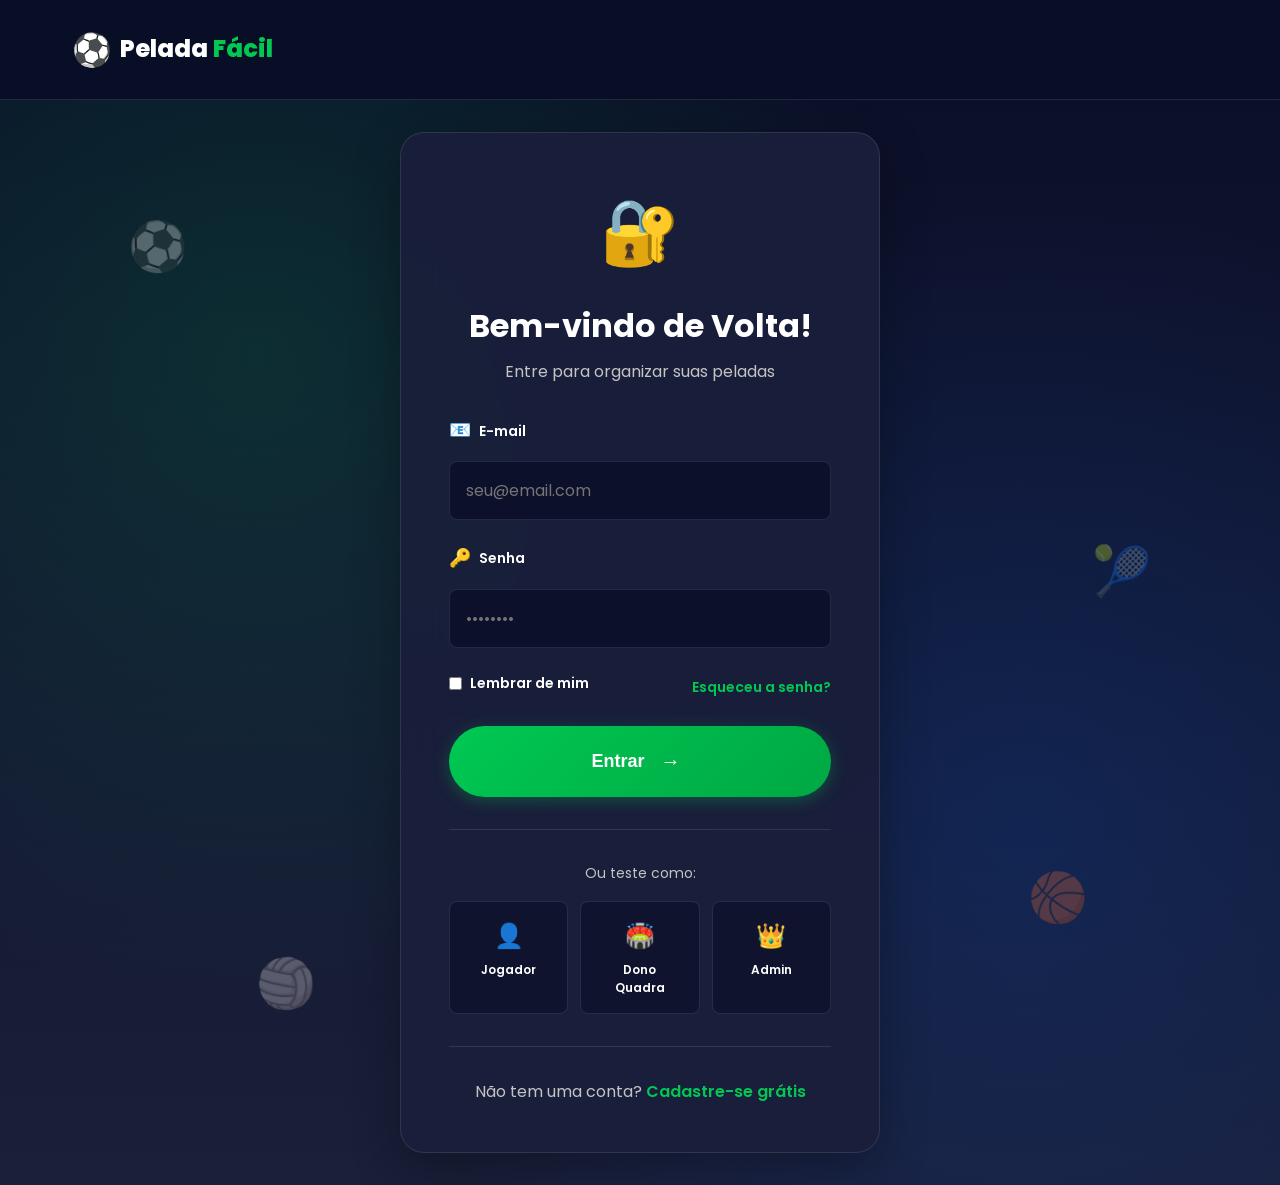
<file: admin-quadras.html>
<!DOCTYPE html>
<html lang="pt-BR">
<head>
    <meta charset="UTF-8">
    <meta name="viewport" content="width=device-width, initial-scale=1.0">
    <title>Quadras - Admin Pelada Fácil</title>
    <link rel="stylesheet" href="css/style.css">
    <link rel="stylesheet" href="css/dashboard.css">
    <link rel="preconnect" href="https://fonts.googleapis.com">
    <link rel="preconnect" href="https://fonts.gstatic.com" crossorigin>
    <link href="https://fonts.googleapis.com/css2?family=Poppins:wght@300;400;600;700;800&display=swap" rel="stylesheet">
    <link rel="stylesheet" href="https://cdnjs.cloudflare.com/ajax/libs/font-awesome/6.4.2/css/all.min.css">
</head>
<body class="dashboard-body">
    <!-- Sidebar -->
    <aside class="sidebar">
        <div class="sidebar__header">
            <div class="sidebar__logo">
                <span class="logo-icon"><i class="fas fa-futbol"></i></span>
                <span class="logo-text">Pelada <span class="logo-accent">Fácil</span></span>
            </div>
            <div class="sidebar__badge sidebar__badge--admin">Super Admin <i class="fas fa-crown"></i></div>
        </div>

        <nav class="sidebar__nav">
            <a href="dashboard-admin.html" class="sidebar__link">
                <span class="sidebar__icon"><i class="fas fa-home"></i></span>
                <span>Dashboard</span>
            </a>
            <a href="admin-aprovacoes.html" class="sidebar__link">
                <span class="sidebar__icon"><i class="fas fa-check-circle"></i></span>
                <span>Aprovações</span>
                <span class="sidebar__badge-small" data-type="aprovacoes">12</span>
            </a>
            <a href="admin-quadras.html" class="sidebar__link active">
                <span class="sidebar__icon"><i class="fas fa-building"></i></span>
                <span>Quadras</span>
            </a>
            <a href="admin-usuarios.html" class="sidebar__link">
                <span class="sidebar__icon"><i class="fas fa-users"></i></span>
                <span>Usuários</span>
            </a>
            <a href="admin-partidas.html" class="sidebar__link">
                <span class="sidebar__icon"><i class="fas fa-gamepad"></i></span>
                <span>Partidas</span>
            </a>
            <a href="admin-financeiro.html" class="sidebar__link">
                <span class="sidebar__icon"><i class="fas fa-dollar-sign"></i></span>
                <span>Financeiro</span>
            </a>
            <a href="admin-relatorios.html" class="sidebar__link">
                <span class="sidebar__icon"><i class="fas fa-chart-line"></i></span>
                <span>Relatórios</span>
            </a>
            <a href="admin-denuncias.html" class="sidebar__link">
                <span class="sidebar__icon"><i class="fas fa-exclamation-triangle"></i></span>
                <span>Denúncias</span>
                <span class="sidebar__badge-small">3</span>
            </a>
            <a href="admin-notificacoes.html" class="sidebar__link">
                <span class="sidebar__icon"><i class="fas fa-bell"></i></span>
                <span>Notificações</span>
            </a>
            <a href="admin-configuracoes.html" class="sidebar__link">
                <span class="sidebar__icon"><i class="fas fa-cog"></i></span>
                <span>Configurações</span>
            </a>
        </nav>

        <div class="sidebar__footer">
            <div class="sidebar__user">
                <div class="user-avatar"><i class="fas fa-user-shield"></i></div>
                <div class="user-info">
                    <div class="user-name">Admin Master</div>
                    <div class="user-rating">Acesso Total</div>
                </div>
            </div>
            <a href="index.html" class="sidebar__link sidebar__link--logout">
                <span class="sidebar__icon"><i class="fas fa-sign-out-alt"></i></span>
                <span>Sair</span>
            </a>
        </div>
    </aside>

    <!-- Main Content -->
    <main class="dashboard-main">
        <!-- Top Bar -->
        <header class="topbar">
            <div class="topbar__left">
                <button class="btn-menu-toggle" id="menuToggle">
                    <span></span>
                    <span></span>
                    <span></span>
                </button>
                <h1 class="topbar__title">Gestão de Quadras</h1>
            </div>
            <div class="topbar__right">
                <div class="topbar-search">
                    <i class="fas fa-search"></i>
                    <input type="text" placeholder="Buscar quadras...">
                </div>
                <button class="topbar__btn">
                    <span class="topbar__icon"><i class="fas fa-bell"></i></span>
                    <span class="topbar__badge">15</span>
                </button>
            </div>
        </header>

        <!-- Dashboard Content -->
        <div class="dashboard-content">
            <!-- Filter Tabs -->
            <div class="filter-tabs">
                <button class="filter-tab active" onclick="filtrarQuadras('todas')">
                    <i class="fas fa-list"></i> Todas (47)
                </button>
                <button class="filter-tab" onclick="filtrarQuadras('ativas')">
                    <i class="fas fa-check-circle"></i> Ativas (38)
                </button>
                <button class="filter-tab" onclick="filtrarQuadras('inativas')">
                    <i class="fas fa-times-circle"></i> Inativas (6)
                </button>
                <button class="filter-tab" onclick="filtrarQuadras('manutencao')">
                    <i class="fas fa-wrench"></i> Manutenção (3)
                </button>
            </div>

            <!-- Courts Grid -->
            <div class="courts-grid">
                <!-- Quadra 1 -->
                <div class="court-card" data-status="ativa">
                    <div class="court-card__image">
                        <img src="https://images.unsplash.com/photo-1574629810360-7efbbe195018?w=400&h=300&fit=crop" alt="Campo de Futebol" style="width: 100%; height: 100%; object-fit: cover;">
                        <span class="court-card__badge court-card__badge--featured">
                            <i class="fas fa-star"></i> Destaque
                        </span>
                    </div>
                    <div class="court-card__content">
                        <div class="court-card__header">
                            <h3>Arena Champions League</h3>
                            <div class="court-rating">
                                <i class="fas fa-star" style="color: #ffd700;"></i> 4.8
                            </div>
                        </div>
                        <p class="court-location">
                            <i class="fas fa-map-marker-alt"></i> Moema, São Paulo - SP
                        </p>
                        <div class="court-features">
                            <span class="feature-tag"><i class="fas fa-futbol"></i> Futebol</span>
                            <span class="feature-tag"><i class="fas fa-lightbulb"></i> Iluminação</span>
                            <span class="feature-tag"><i class="fas fa-parking"></i> Estacionamento</span>
                        </div>
                        <div class="court-info">
                            <div class="info-item">
                                <i class="info-icon fas fa-dollar-sign"></i>
                                <span>R$ 180/hora</span>
                            </div>
                            <div class="info-item">
                                <i class="info-icon fas fa-calendar-check"></i>
                                <span>245 reservas</span>
                            </div>
                        </div>
                        <div class="court-card__actions">
                            <button class="btn btn--sm btn--secondary" onclick="verDetalhesQuadra('quadra-1')">
                                <i class="fas fa-eye"></i> Detalhes
                            </button>
                            <button class="btn btn--sm btn--success" onclick="editarQuadra('quadra-1')">
                                <i class="fas fa-edit"></i> Editar
                            </button>
                        </div>
                    </div>
                </div>

                <!-- Quadra 2 -->
                <div class="court-card" data-status="ativa">
                    <div class="court-card__image">
                        <img src="https://images.unsplash.com/photo-1612872087720-bb876e2e67d1?w=400&h=300&fit=crop" alt="Quadra de Vôlei" style="width: 100%; height: 100%; object-fit: cover;">
                    </div>
                    <div class="court-card__content">
                        <div class="court-card__header">
                            <h3>Beach Vôlei Paradise</h3>
                            <div class="court-rating">
                                <i class="fas fa-star" style="color: #ffd700;"></i> 4.7
                            </div>
                        </div>
                        <p class="court-location">
                            <i class="fas fa-map-marker-alt"></i> Vila Olímpia, São Paulo - SP
                        </p>
                        <div class="court-features">
                            <span class="feature-tag"><i class="fas fa-volleyball-ball"></i> Vôlei</span>
                            <span class="feature-tag"><i class="fas fa-umbrella-beach"></i> Areia</span>
                            <span class="feature-tag"><i class="fas fa-beer"></i> Bar</span>
                        </div>
                        <div class="court-info">
                            <div class="info-item">
                                <i class="info-icon fas fa-dollar-sign"></i>
                                <span>R$ 120/hora</span>
                            </div>
                            <div class="info-item">
                                <i class="info-icon fas fa-calendar-check"></i>
                                <span>189 reservas</span>
                            </div>
                        </div>
                        <div class="court-card__actions">
                            <button class="btn btn--sm btn--secondary" onclick="verDetalhesQuadra('quadra-2')">
                                <i class="fas fa-eye"></i> Detalhes
                            </button>
                            <button class="btn btn--sm btn--success" onclick="editarQuadra('quadra-2')">
                                <i class="fas fa-edit"></i> Editar
                            </button>
                        </div>
                    </div>
                </div>

                <!-- Quadra 3 -->
                <div class="court-card" data-status="ativa">
                    <div class="court-card__image">
                        <img src="https://images.unsplash.com/photo-1546519638-68e109498ffc?w=400&h=300&fit=crop" alt="Quadra de Basquete" style="width: 100%; height: 100%; object-fit: cover;">
                    </div>
                    <div class="court-card__content">
                        <div class="court-card__header">
                            <h3>Quadra Basketball Pro</h3>
                            <div class="court-rating">
                                <i class="fas fa-star" style="color: #ffd700;"></i> 4.9
                            </div>
                        </div>
                        <p class="court-location">
                            <i class="fas fa-map-marker-alt"></i> Pinheiros, São Paulo - SP
                        </p>
                        <div class="court-features">
                            <span class="feature-tag"><i class="fas fa-basketball-ball"></i> Basquete</span>
                            <span class="feature-tag"><i class="fas fa-wifi"></i> Wi-Fi</span>
                            <span class="feature-tag"><i class="fas fa-shower"></i> Vestiário</span>
                        </div>
                        <div class="court-info">
                            <div class="info-item">
                                <i class="info-icon fas fa-dollar-sign"></i>
                                <span>R$ 150/hora</span>
                            </div>
                            <div class="info-item">
                                <i class="info-icon fas fa-calendar-check"></i>
                                <span>312 reservas</span>
                            </div>
                        </div>
                        <div class="court-card__actions">
                            <button class="btn btn--sm btn--secondary" onclick="verDetalhesQuadra('quadra-3')">
                                <i class="fas fa-eye"></i> Detalhes
                            </button>
                            <button class="btn btn--sm btn--success" onclick="editarQuadra('quadra-3')">
                                <i class="fas fa-edit"></i> Editar
                            </button>
                        </div>
                    </div>
                </div>

                <!-- Quadra 4 -->
                <div class="court-card" data-status="ativa">
                    <div class="court-card__image">
                        <img src="https://images.unsplash.com/photo-1622163642998-1ea32b0bbc67?w=400&h=300&fit=crop" alt="Quadra de Tênis" style="width: 100%; height: 100%; object-fit: cover;">
                    </div>
                    <div class="court-card__content">
                        <div class="court-card__header">
                            <h3>Tennis Club Premium</h3>
                            <div class="court-rating">
                                <i class="fas fa-star" style="color: #ffd700;"></i> 5.0
                            </div>
                        </div>
                        <p class="court-location">
                            <i class="fas fa-map-marker-alt"></i> Jardins, São Paulo - SP
                        </p>
                        <div class="court-features">
                            <span class="feature-tag"><i class="fas fa-table-tennis"></i> Tênis</span>
                            <span class="feature-tag"><i class="fas fa-trophy"></i> Profissional</span>
                            <span class="feature-tag"><i class="fas fa-utensils"></i> Restaurante</span>
                        </div>
                        <div class="court-info">
                            <div class="info-item">
                                <i class="info-icon fas fa-dollar-sign"></i>
                                <span>R$ 200/hora</span>
                            </div>
                            <div class="info-item">
                                <i class="info-icon fas fa-calendar-check"></i>
                                <span>428 reservas</span>
                            </div>
                        </div>
                        <div class="court-card__actions">
                            <button class="btn btn--sm btn--secondary" onclick="verDetalhesQuadra('quadra-4')">
                                <i class="fas fa-eye"></i> Detalhes
                            </button>
                            <button class="btn btn--sm btn--success" onclick="editarQuadra('quadra-4')">
                                <i class="fas fa-edit"></i> Editar
                            </button>
                        </div>
                    </div>
                </div>

                <!-- Quadra 5 - Manutenção -->
                <div class="court-card" data-status="manutencao">
                    <div class="court-card__image">
                        <img src="https://images.unsplash.com/photo-1459865264687-595d652de67e?w=400&h=300&fit=crop" alt="Campo Society" style="width: 100%; height: 100%; object-fit: cover;">
                        <span class="court-card__badge" style="background: var(--accent-orange);">
                            <i class="fas fa-wrench"></i> Manutenção
                        </span>
                    </div>
                    <div class="court-card__content">
                        <div class="court-card__header">
                            <h3>Society Park Center</h3>
                            <div class="court-rating">
                                <i class="fas fa-star" style="color: #ffd700;"></i> 4.6
                            </div>
                        </div>
                        <p class="court-location">
                            <i class="fas fa-map-marker-alt"></i> Itaim Bibi, São Paulo - SP
                        </p>
                        <div class="court-features">
                            <span class="feature-tag"><i class="fas fa-futbol"></i> Society</span>
                            <span class="feature-tag"><i class="fas fa-lightbulb"></i> LED</span>
                            <span class="feature-tag"><i class="fas fa-shield-alt"></i> Segurança</span>
                        </div>
                        <div class="court-info">
                            <div class="info-item">
                                <i class="info-icon fas fa-dollar-sign"></i>
                                <span>R$ 160/hora</span>
                            </div>
                            <div class="info-item">
                                <i class="info-icon fas fa-calendar-check"></i>
                                <span>156 reservas</span>
                            </div>
                        </div>
                        <div class="court-card__actions">
                            <button class="btn btn--sm btn--secondary" onclick="verDetalhesQuadra('quadra-5')">
                                <i class="fas fa-eye"></i> Detalhes
                            </button>
                            <button class="btn btn--sm btn--warning" onclick="verHistorico('quadra-5')">
                                <i class="fas fa-history"></i> Histórico
                            </button>
                        </div>
                    </div>
                </div>

                <!-- Quadra 6 - Inativa -->
                <div class="court-card" data-status="inativa" style="opacity: 0.7;">
                    <div class="court-card__image">
                        <img src="https://images.unsplash.com/photo-1551958219-acbc608c6377?w=400&h=300&fit=crop" alt="Quadra Poliesportiva" style="width: 100%; height: 100%; object-fit: cover;">
                        <span class="court-card__badge" style="background: var(--accent-red);">
                            <i class="fas fa-times-circle"></i> Inativa
                        </span>
                    </div>
                    <div class="court-card__content">
                        <div class="court-card__header">
                            <h3>Poliesportiva Central</h3>
                            <div class="court-rating">
                                <i class="fas fa-star" style="color: #ffd700;"></i> 4.3
                            </div>
                        </div>
                        <p class="court-location">
                            <i class="fas fa-map-marker-alt"></i> Vila Mariana, São Paulo - SP
                        </p>
                        <div class="court-features">
                            <span class="feature-tag"><i class="fas fa-futbol"></i> Multi-esportes</span>
                            <span class="feature-tag"><i class="fas fa-parking"></i> Estacionamento</span>
                        </div>
                        <div class="court-info">
                            <div class="info-item">
                                <i class="info-icon fas fa-dollar-sign"></i>
                                <span>R$ 140/hora</span>
                            </div>
                            <div class="info-item">
                                <i class="info-icon fas fa-calendar-check"></i>
                                <span>87 reservas</span>
                            </div>
                        </div>
                        <div class="court-card__actions">
                            <button class="btn btn--sm btn--secondary" onclick="verDetalhesQuadra('quadra-6')">
                                <i class="fas fa-eye"></i> Detalhes
                            </button>
                            <button class="btn btn--sm btn--success" onclick="reativarQuadra('quadra-6')">
                                <i class="fas fa-check"></i> Reativar
                            </button>
                        </div>
                    </div>
                </div>

                <!-- Quadra 7 -->
                <div class="court-card" data-status="ativa">
                    <div class="court-card__image">
                        <img src="https://images.unsplash.com/photo-1589487391730-58f20eb2c308?w=400&h=300&fit=crop" alt="Campo de Futebol" style="width: 100%; height: 100%; object-fit: cover;">
                    </div>
                    <div class="court-card__content">
                        <div class="court-card__header">
                            <h3>Arena Master Futsal</h3>
                            <div class="court-rating">
                                <i class="fas fa-star" style="color: #ffd700;"></i> 4.8
                            </div>
                        </div>
                        <p class="court-location">
                            <i class="fas fa-map-marker-alt"></i> Perdizes, São Paulo - SP
                        </p>
                        <div class="court-features">
                            <span class="feature-tag"><i class="fas fa-running"></i> Futsal</span>
                            <span class="feature-tag"><i class="fas fa-wifi"></i> Wi-Fi</span>
                            <span class="feature-tag"><i class="fas fa-shower"></i> Duchas</span>
                        </div>
                        <div class="court-info">
                            <div class="info-item">
                                <i class="info-icon fas fa-dollar-sign"></i>
                                <span>R$ 175/hora</span>
                            </div>
                            <div class="info-item">
                                <i class="info-icon fas fa-calendar-check"></i>
                                <span>298 reservas</span>
                            </div>
                        </div>
                        <div class="court-card__actions">
                            <button class="btn btn--sm btn--secondary" onclick="verDetalhesQuadra('quadra-7')">
                                <i class="fas fa-eye"></i> Detalhes
                            </button>
                            <button class="btn btn--sm btn--success" onclick="editarQuadra('quadra-7')">
                                <i class="fas fa-edit"></i> Editar
                            </button>
                        </div>
                    </div>
                </div>

                <!-- Quadra 8 -->
                <div class="court-card" data-status="ativa">
                    <div class="court-card__image">
                        <img src="https://images.unsplash.com/photo-1471295253337-3ceaaedca402?w=400&h=300&fit=crop" alt="Campo Society" style="width: 100%; height: 100%; object-fit: cover;">
                        <span class="court-card__badge court-card__badge--featured">
                            <i class="fas fa-fire"></i> Popular
                        </span>
                    </div>
                    <div class="court-card__content">
                        <div class="court-card__header">
                            <h3>Society Elite Sports</h3>
                            <div class="court-rating">
                                <i class="fas fa-star" style="color: #ffd700;"></i> 4.9
                            </div>
                        </div>
                        <p class="court-location">
                            <i class="fas fa-map-marker-alt"></i> Brooklin, São Paulo - SP
                        </p>
                        <div class="court-features">
                            <span class="feature-tag"><i class="fas fa-futbol"></i> Society</span>
                            <span class="feature-tag"><i class="fas fa-utensils"></i> Lanchonete</span>
                            <span class="feature-tag"><i class="fas fa-parking"></i> Valet</span>
                        </div>
                        <div class="court-info">
                            <div class="info-item">
                                <i class="info-icon fas fa-dollar-sign"></i>
                                <span>R$ 195/hora</span>
                            </div>
                            <div class="info-item">
                                <i class="info-icon fas fa-calendar-check"></i>
                                <span>521 reservas</span>
                            </div>
                        </div>
                        <div class="court-card__actions">
                            <button class="btn btn--sm btn--secondary" onclick="verDetalhesQuadra('quadra-8')">
                                <i class="fas fa-eye"></i> Detalhes
                            </button>
                            <button class="btn btn--sm btn--success" onclick="editarQuadra('quadra-8')">
                                <i class="fas fa-edit"></i> Editar
                            </button>
                        </div>
                    </div>
                </div>
            </div>
        </div>
    </main>

    <script src="js/funcionalidades.js"></script>
    <script src="js/dashboard.js"></script>
    <script>
        function filtrarQuadras(status) {
            const cards = document.querySelectorAll('.court-card');
            const tabs = document.querySelectorAll('.filter-tab');

            tabs.forEach(tab => tab.classList.remove('active'));
            event.target.closest('.filter-tab').classList.add('active');

            cards.forEach(card => {
                if (status === 'todas') {
                    card.style.display = 'block';
                } else if (card.dataset.status === status) {
                    card.style.display = 'block';
                } else {
                    card.style.display = 'none';
                }
            });
        }

        function verDetalhesQuadra(id) {
            showNotification('Abrindo detalhes da quadra...', 'info');
        }

        function editarQuadra(id) {
            showNotification('Abrindo editor de quadra...', 'info');
        }

        function verHistorico(id) {
            showNotification('Carregando histórico da quadra...', 'info');
        }

        function reativarQuadra(id) {
            if (confirm('Deseja reativar esta quadra?')) {
                showNotification('Quadra reativada com sucesso!', 'success');
            }
        }
    </script>
</body>
</html>
</file>
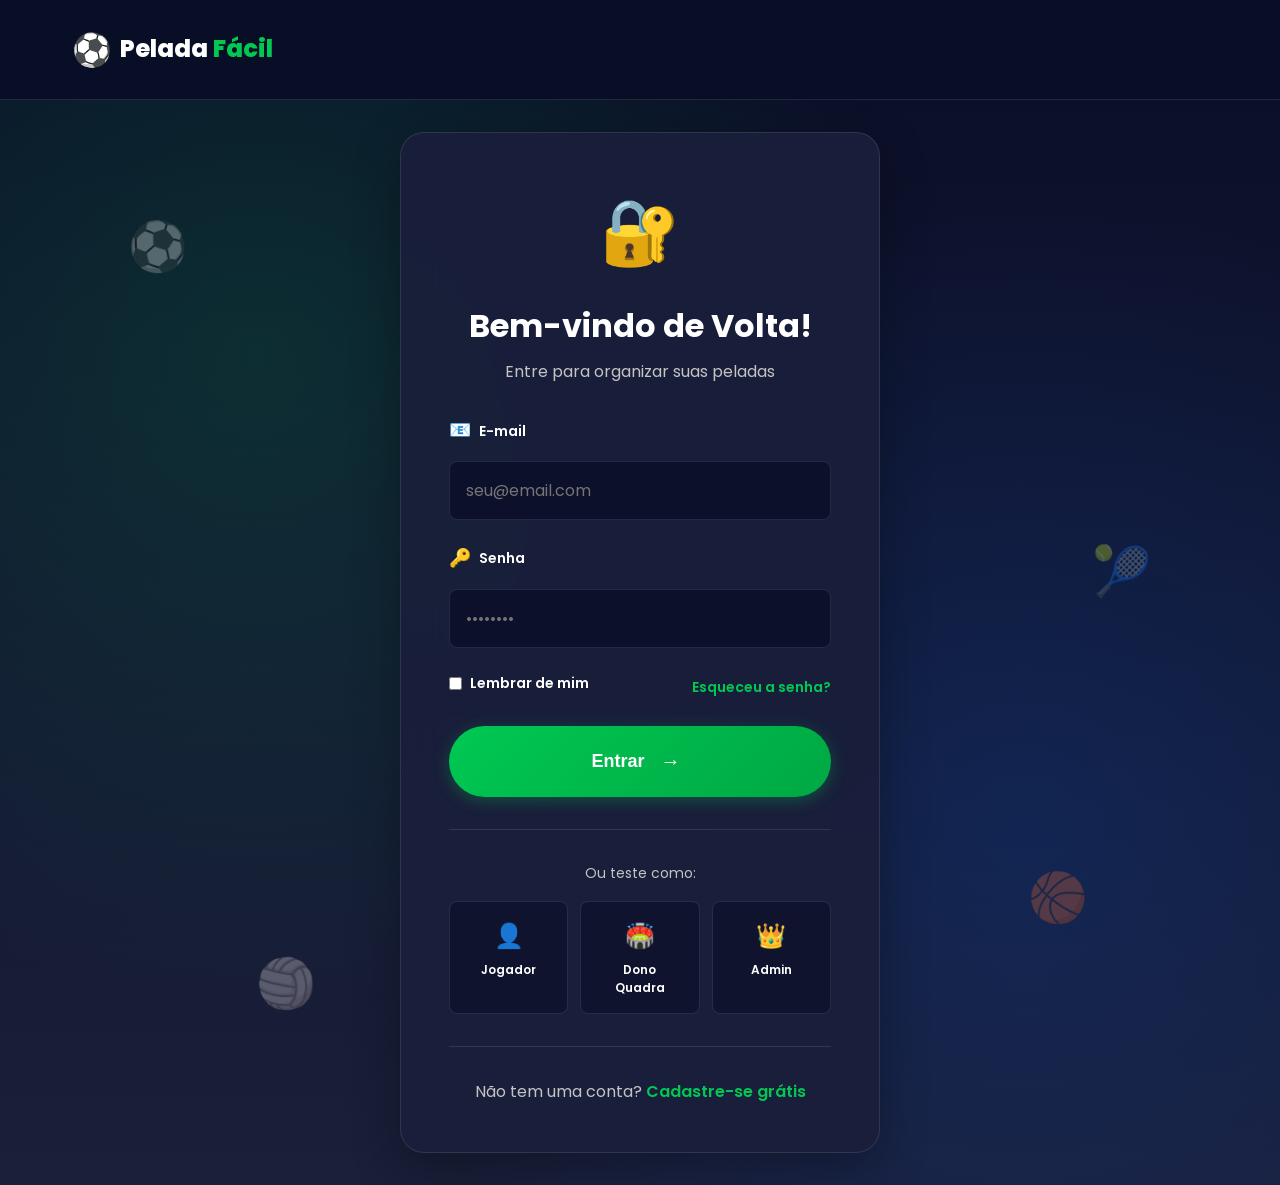
<file: admin-relatorios.html>
<!DOCTYPE html>
<html lang="pt-BR">
<head>
    <meta charset="UTF-8">
    <meta name="viewport" content="width=device-width, initial-scale=1.0">
    <title>Relatórios - Admin Pelada Fácil</title>
    <link rel="stylesheet" href="css/style.css">
    <link rel="stylesheet" href="css/dashboard.css">
    <link rel="preconnect" href="https://fonts.googleapis.com">
    <link rel="preconnect" href="https://fonts.gstatic.com" crossorigin>
    <link href="https://fonts.googleapis.com/css2?family=Poppins:wght@300;400;600;700;800&display=swap" rel="stylesheet">
    <link rel="stylesheet" href="https://cdnjs.cloudflare.com/ajax/libs/font-awesome/6.4.2/css/all.min.css">
</head>
<body class="dashboard-body">
    <!-- Sidebar -->
    <aside class="sidebar">
        <div class="sidebar__header">
            <div class="sidebar__logo">
                <span class="logo-icon"><i class="fas fa-futbol"></i></span>
                <span class="logo-text">Pelada <span class="logo-accent">Fácil</span></span>
            </div>
            <div class="sidebar__badge sidebar__badge--admin">Super Admin <i class="fas fa-crown"></i></div>
        </div>

        <nav class="sidebar__nav">
            <a href="dashboard-admin.html" class="sidebar__link">
                <span class="sidebar__icon"><i class="fas fa-home"></i></span>
                <span>Dashboard</span>
            </a>
            <a href="admin-aprovacoes.html" class="sidebar__link">
                <span class="sidebar__icon"><i class="fas fa-check-circle"></i></span>
                <span>Aprovações</span>
                <span class="sidebar__badge-small" data-type="aprovacoes">12</span>
            </a>
            <a href="admin-quadras.html" class="sidebar__link">
                <span class="sidebar__icon"><i class="fas fa-building"></i></span>
                <span>Quadras</span>
            </a>
            <a href="admin-usuarios.html" class="sidebar__link">
                <span class="sidebar__icon"><i class="fas fa-users"></i></span>
                <span>Usuários</span>
            </a>
            <a href="admin-partidas.html" class="sidebar__link">
                <span class="sidebar__icon"><i class="fas fa-gamepad"></i></span>
                <span>Partidas</span>
            </a>
            <a href="admin-financeiro.html" class="sidebar__link">
                <span class="sidebar__icon"><i class="fas fa-dollar-sign"></i></span>
                <span>Financeiro</span>
            </a>
            <a href="admin-relatorios.html" class="sidebar__link active">
                <span class="sidebar__icon"><i class="fas fa-chart-line"></i></span>
                <span>Relatórios</span>
            </a>
            <a href="admin-denuncias.html" class="sidebar__link">
                <span class="sidebar__icon"><i class="fas fa-exclamation-triangle"></i></span>
                <span>Denúncias</span>
                <span class="sidebar__badge-small">3</span>
            </a>
            <a href="admin-notificacoes.html" class="sidebar__link">
                <span class="sidebar__icon"><i class="fas fa-bell"></i></span>
                <span>Notificações</span>
            </a>
            <a href="admin-configuracoes.html" class="sidebar__link">
                <span class="sidebar__icon"><i class="fas fa-cog"></i></span>
                <span>Configurações</span>
            </a>
        </nav>

        <div class="sidebar__footer">
            <div class="sidebar__user">
                <div class="user-avatar"><i class="fas fa-user-shield"></i></div>
                <div class="user-info">
                    <div class="user-name">Admin Master</div>
                    <div class="user-rating">Acesso Total</div>
                </div>
            </div>
            <a href="index.html" class="sidebar__link sidebar__link--logout">
                <span class="sidebar__icon"><i class="fas fa-sign-out-alt"></i></span>
                <span>Sair</span>
            </a>
        </div>
    </aside>

    <!-- Main Content -->
    <main class="dashboard-main">
        <!-- Top Bar -->
        <header class="topbar">
            <div class="topbar__left">
                <button class="btn-menu-toggle" id="menuToggle">
                    <span></span>
                    <span></span>
                    <span></span>
                </button>
                <h1 class="topbar__title">Relatórios e Analytics</h1>
            </div>
            <div class="topbar__right">
                <div class="topbar-search">
                    <i class="fas fa-search"></i>
                    <input type="text" placeholder="Buscar relatórios...">
                </div>
                <button class="topbar__btn">
                    <span class="topbar__icon"><i class="fas fa-bell"></i></span>
                    <span class="topbar__badge">15</span>
                </button>
            </div>
        </header>

        <!-- Dashboard Content -->
        <div class="dashboard-content">
            <!-- Date Filter -->
            <div class="section-card">
                <div class="section-card__header">
                    <h2><i class="fas fa-calendar-alt"></i> Período de Análise</h2>
                    <div style="display: flex; gap: 0.75rem;">
                        <button class="btn btn--sm btn--secondary" onclick="selecionarPeriodo('7dias')">
                            Últimos 7 dias
                        </button>
                        <button class="btn btn--sm btn--secondary" onclick="selecionarPeriodo('30dias')">
                            Últimos 30 dias
                        </button>
                        <button class="btn btn--sm btn--secondary" onclick="selecionarPeriodo('mes')">
                            Este mês
                        </button>
                        <button class="btn btn--sm btn--success" onclick="selecionarPeriodo('custom')">
                            <i class="fas fa-calendar"></i> Personalizar
                        </button>
                    </div>
                </div>
            </div>

            <!-- Stats Cards -->
            <div class="stats-grid stats-grid--four">
                <div class="stat-card stat-card--green">
                    <div class="stat-card__icon" style="color: var(--primary-green);">
                        <i class="fas fa-user-plus"></i>
                    </div>
                    <div class="stat-card__content">
                        <div class="stat-card__value">+342</div>
                        <div class="stat-card__label">Novos Usuários</div>
                        <div class="stat-card__trend stat-card__trend--up">
                            <i class="fas fa-arrow-up"></i> +23% vs mês anterior
                        </div>
                    </div>
                </div>

                <div class="stat-card stat-card--blue">
                    <div class="stat-card__icon" style="color: var(--accent-blue);">
                        <i class="fas fa-calendar-check"></i>
                    </div>
                    <div class="stat-card__content">
                        <div class="stat-card__value">1.847</div>
                        <div class="stat-card__label">Reservas Totais</div>
                        <div class="stat-card__trend stat-card__trend--up">
                            <i class="fas fa-arrow-up"></i> +18% vs mês anterior
                        </div>
                    </div>
                </div>

                <div class="stat-card stat-card--orange">
                    <div class="stat-card__icon" style="color: var(--accent-orange);">
                        <i class="fas fa-percentage"></i>
                    </div>
                    <div class="stat-card__content">
                        <div class="stat-card__value">78.5%</div>
                        <div class="stat-card__label">Taxa de Conversão</div>
                        <div class="stat-card__trend stat-card__trend--up">
                            <i class="fas fa-arrow-up"></i> +5.2% vs mês anterior
                        </div>
                    </div>
                </div>

                <div class="stat-card stat-card--purple">
                    <div class="stat-card__icon" style="color: #9c27b0;">
                        <i class="fas fa-star"></i>
                    </div>
                    <div class="stat-card__content">
                        <div class="stat-card__value">4.7</div>
                        <div class="stat-card__label">Avaliação Média</div>
                        <div class="stat-card__trend stat-card__trend--up">
                            <i class="fas fa-arrow-up"></i> +0.3 vs mês anterior
                        </div>
                    </div>
                </div>
            </div>

            <!-- Charts Grid -->
            <div class="grid-2-columns">
                <!-- Chart 1 -->
                <div class="section-card">
                    <div class="section-card__header">
                        <h2><i class="fas fa-chart-bar"></i> Reservas por Esporte</h2>
                        <button class="btn btn--sm btn--secondary" onclick="exportarGrafico('esportes')">
                            <i class="fas fa-download"></i> Exportar
                        </button>
                    </div>
                    <div style="height: 300px; background: linear-gradient(135deg, rgba(0, 200, 83, 0.1) 0%, rgba(0, 102, 255, 0.1) 100%); border-radius: var(--radius-md); display: flex; align-items: center; justify-content: center; border: 2px dashed rgba(0, 200, 83, 0.3);">
                        <div style="text-align: center;">
                            <i class="fas fa-chart-pie" style="font-size: 4rem; color: var(--primary-green); opacity: 0.3; margin-bottom: 1rem;"></i>
                            <p style="color: var(--light-grey);">Gráfico de Pizza - Chart.js</p>
                        </div>
                    </div>
                </div>

                <!-- Chart 2 -->
                <div class="section-card">
                    <div class="section-card__header">
                        <h2><i class="fas fa-chart-line"></i> Crescimento de Usuários</h2>
                        <button class="btn btn--sm btn--secondary" onclick="exportarGrafico('crescimento')">
                            <i class="fas fa-download"></i> Exportar
                        </button>
                    </div>
                    <div style="height: 300px; background: linear-gradient(135deg, rgba(0, 102, 255, 0.1) 0%, rgba(156, 39, 176, 0.1) 100%); border-radius: var(--radius-md); display: flex; align-items: center; justify-content: center; border: 2px dashed rgba(0, 102, 255, 0.3);">
                        <div style="text-align: center;">
                            <i class="fas fa-chart-area" style="font-size: 4rem; color: var(--accent-blue); opacity: 0.3; margin-bottom: 1rem;"></i>
                            <p style="color: var(--light-grey);">Gráfico de Área - Chart.js</p>
                        </div>
                    </div>
                </div>
            </div>

            <!-- Top Courts -->
            <div class="section-card">
                <div class="section-card__header">
                    <h2><i class="fas fa-trophy"></i> Quadras Mais Reservadas</h2>
                    <button class="btn btn--sm btn--secondary" onclick="exportarRelatorio('quadras')">
                        <i class="fas fa-file-excel"></i> Exportar Excel
                    </button>
                </div>
                <div class="table-responsive">
                    <table class="data-table">
                        <thead>
                            <tr>
                                <th>#</th>
                                <th>Quadra</th>
                                <th>Esporte</th>
                                <th>Reservas</th>
                                <th>Receita</th>
                                <th>Avaliação</th>
                                <th>Tendência</th>
                            </tr>
                        </thead>
                        <tbody>
                            <tr>
                                <td><i class="fas fa-medal" style="color: #ffd700; font-size: 1.5rem;"></i></td>
                                <td>
                                    <div class="table-court">
                                        <i class="table-icon fas fa-futbol" style="color: var(--primary-green);"></i>
                                        <div>
                                            <div class="table-name">Arena Champions League</div>
                                            <div class="table-meta">Moema, São Paulo</div>
                                        </div>
                                    </div>
                                </td>
                                <td><span class="badge badge--sport"><i class="fas fa-futbol"></i> Futebol</span></td>
                                <td style="font-weight: 700;">521</td>
                                <td style="font-weight: 700; color: var(--primary-green);">R$ 93.780</td>
                                <td><i class="fas fa-star" style="color: #ffd700;"></i> 4.9</td>
                                <td><span class="badge badge--success"><i class="fas fa-arrow-up"></i> +15%</span></td>
                            </tr>
                            <tr>
                                <td><i class="fas fa-medal" style="color: #c0c0c0; font-size: 1.5rem;"></i></td>
                                <td>
                                    <div class="table-court">
                                        <i class="table-icon fas fa-table-tennis" style="color: var(--accent-blue);"></i>
                                        <div>
                                            <div class="table-name">Tennis Club Premium</div>
                                            <div class="table-meta">Jardins, São Paulo</div>
                                        </div>
                                    </div>
                                </td>
                                <td><span class="badge badge--sport"><i class="fas fa-table-tennis"></i> Tênis</span></td>
                                <td style="font-weight: 700;">428</td>
                                <td style="font-weight: 700; color: var(--primary-green);">R$ 85.600</td>
                                <td><i class="fas fa-star" style="color: #ffd700;"></i> 5.0</td>
                                <td><span class="badge badge--success"><i class="fas fa-arrow-up"></i> +12%</span></td>
                            </tr>
                            <tr>
                                <td><i class="fas fa-medal" style="color: #cd7f32; font-size: 1.5rem;"></i></td>
                                <td>
                                    <div class="table-court">
                                        <i class="table-icon fas fa-basketball-ball" style="color: var(--accent-orange);"></i>
                                        <div>
                                            <div class="table-name">Quadra Basketball Pro</div>
                                            <div class="table-meta">Pinheiros, São Paulo</div>
                                        </div>
                                    </div>
                                </td>
                                <td><span class="badge badge--sport"><i class="fas fa-basketball-ball"></i> Basquete</span></td>
                                <td style="font-weight: 700;">312</td>
                                <td style="font-weight: 700; color: var(--primary-green);">R$ 46.800</td>
                                <td><i class="fas fa-star" style="color: #ffd700;"></i> 4.9</td>
                                <td><span class="badge badge--success"><i class="fas fa-arrow-up"></i> +8%</span></td>
                            </tr>
                            <tr>
                                <td>4</td>
                                <td>
                                    <div class="table-court">
                                        <i class="table-icon fas fa-running" style="color: var(--primary-green);"></i>
                                        <div>
                                            <div class="table-name">Arena Master Futsal</div>
                                            <div class="table-meta">Perdizes, São Paulo</div>
                                        </div>
                                    </div>
                                </td>
                                <td><span class="badge badge--sport"><i class="fas fa-running"></i> Futsal</span></td>
                                <td style="font-weight: 700;">298</td>
                                <td style="font-weight: 700; color: var(--primary-green);">R$ 52.150</td>
                                <td><i class="fas fa-star" style="color: #ffd700;"></i> 4.8</td>
                                <td><span class="badge badge--success"><i class="fas fa-arrow-up"></i> +10%</span></td>
                            </tr>
                            <tr>
                                <td>5</td>
                                <td>
                                    <div class="table-court">
                                        <i class="table-icon fas fa-futbol" style="color: var(--primary-green);"></i>
                                        <div>
                                            <div class="table-name">Society Elite Sports</div>
                                            <div class="table-meta">Brooklin, São Paulo</div>
                                        </div>
                                    </div>
                                </td>
                                <td><span class="badge badge--sport"><i class="fas fa-futbol"></i> Society</span></td>
                                <td style="font-weight: 700;">245</td>
                                <td style="font-weight: 700; color: var(--primary-green);">R$ 47.775</td>
                                <td><i class="fas fa-star" style="color: #ffd700;"></i> 4.7</td>
                                <td><span class="badge badge--success"><i class="fas fa-arrow-up"></i> +6%</span></td>
                            </tr>
                        </tbody>
                    </table>
                </div>
            </div>

            <!-- Export Reports -->
            <div class="section-card">
                <div class="section-card__header">
                    <h2><i class="fas fa-download"></i> Exportar Relatórios Completos</h2>
                </div>
                <div class="quick-actions-grid">
                    <button class="quick-action-btn" onclick="exportarRelatorio('usuarios')">
                        <span class="quick-action-icon"><i class="fas fa-users"></i></span>
                        <span>Relatório de Usuários</span>
                    </button>
                    <button class="quick-action-btn" onclick="exportarRelatorio('quadras')">
                        <span class="quick-action-icon"><i class="fas fa-building"></i></span>
                        <span>Relatório de Quadras</span>
                    </button>
                    <button class="quick-action-btn" onclick="exportarRelatorio('partidas')">
                        <span class="quick-action-icon"><i class="fas fa-gamepad"></i></span>
                        <span>Relatório de Partidas</span>
                    </button>
                    <button class="quick-action-btn" onclick="exportarRelatorio('financeiro')">
                        <span class="quick-action-icon"><i class="fas fa-dollar-sign"></i></span>
                        <span>Relatório Financeiro</span>
                    </button>
                    <button class="quick-action-btn" onclick="exportarRelatorio('avaliacoes')">
                        <span class="quick-action-icon"><i class="fas fa-star"></i></span>
                        <span>Relatório de Avaliações</span>
                    </button>
                    <button class="quick-action-btn" onclick="exportarRelatorio('completo')">
                        <span class="quick-action-icon"><i class="fas fa-file-pdf"></i></span>
                        <span>Relatório Completo</span>
                    </button>
                </div>
            </div>
        </div>
    </main>

    <script src="js/funcionalidades.js"></script>
    <script src="js/dashboard.js"></script>
    <script>
        function selecionarPeriodo(periodo) {
            showNotification(`Período selecionado: ${periodo}`, 'info');
        }

        function exportarGrafico(tipo) {
            showNotification(`Exportando gráfico de ${tipo}...`, 'info');
        }

        function exportarRelatorio(tipo) {
            showNotification(`Gerando relatório de ${tipo}...`, 'success');
        }
    </script>
</body>
</html>
</file>
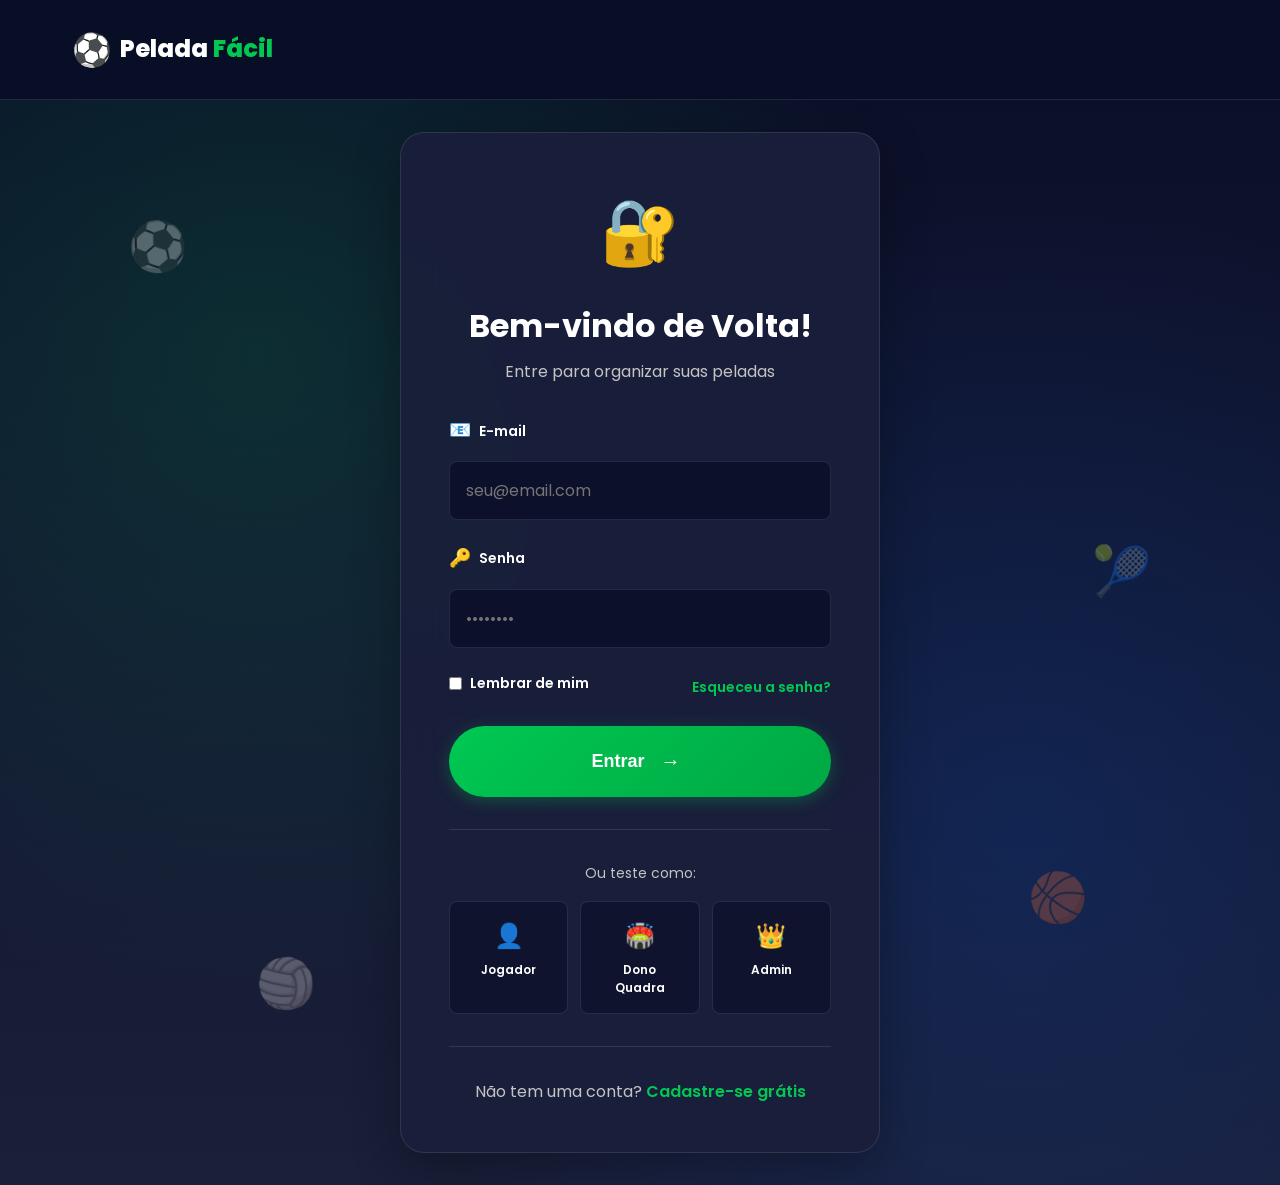
<file: admin-usuarios.html>
<!DOCTYPE html>
<html lang="pt-BR">
<head>
    <meta charset="UTF-8">
    <meta name="viewport" content="width=device-width, initial-scale=1.0">
    <title>Usuários - Admin Pelada Fácil</title>
    <link rel="stylesheet" href="css/style.css">
    <link rel="stylesheet" href="css/dashboard.css">
    <link rel="preconnect" href="https://fonts.googleapis.com">
    <link rel="preconnect" href="https://fonts.gstatic.com" crossorigin>
    <link href="https://fonts.googleapis.com/css2?family=Poppins:wght@300;400;600;700;800&display=swap" rel="stylesheet">
    <link rel="stylesheet" href="https://cdnjs.cloudflare.com/ajax/libs/font-awesome/6.4.2/css/all.min.css">
</head>
<body class="dashboard-body">
    <!-- Sidebar -->
    <aside class="sidebar">
        <div class="sidebar__header">
            <div class="sidebar__logo">
                <span class="logo-icon"><i class="fas fa-futbol"></i></span>
                <span class="logo-text">Pelada <span class="logo-accent">Fácil</span></span>
            </div>
            <div class="sidebar__badge sidebar__badge--admin">Super Admin <i class="fas fa-crown"></i></div>
        </div>

        <nav class="sidebar__nav">
            <a href="dashboard-admin.html" class="sidebar__link">
                <span class="sidebar__icon"><i class="fas fa-home"></i></span>
                <span>Dashboard</span>
            </a>
            <a href="admin-aprovacoes.html" class="sidebar__link">
                <span class="sidebar__icon"><i class="fas fa-check-circle"></i></span>
                <span>Aprovações</span>
                <span class="sidebar__badge-small" data-type="aprovacoes">12</span>
            </a>
            <a href="admin-quadras.html" class="sidebar__link">
                <span class="sidebar__icon"><i class="fas fa-building"></i></span>
                <span>Quadras</span>
            </a>
            <a href="admin-usuarios.html" class="sidebar__link active">
                <span class="sidebar__icon"><i class="fas fa-users"></i></span>
                <span>Usuários</span>
            </a>
            <a href="admin-partidas.html" class="sidebar__link">
                <span class="sidebar__icon"><i class="fas fa-gamepad"></i></span>
                <span>Partidas</span>
            </a>
            <a href="admin-financeiro.html" class="sidebar__link">
                <span class="sidebar__icon"><i class="fas fa-dollar-sign"></i></span>
                <span>Financeiro</span>
            </a>
            <a href="admin-relatorios.html" class="sidebar__link">
                <span class="sidebar__icon"><i class="fas fa-chart-line"></i></span>
                <span>Relatórios</span>
            </a>
            <a href="admin-denuncias.html" class="sidebar__link">
                <span class="sidebar__icon"><i class="fas fa-exclamation-triangle"></i></span>
                <span>Denúncias</span>
                <span class="sidebar__badge-small">3</span>
            </a>
            <a href="admin-notificacoes.html" class="sidebar__link">
                <span class="sidebar__icon"><i class="fas fa-bell"></i></span>
                <span>Notificações</span>
            </a>
            <a href="admin-configuracoes.html" class="sidebar__link">
                <span class="sidebar__icon"><i class="fas fa-cog"></i></span>
                <span>Configurações</span>
            </a>
        </nav>

        <div class="sidebar__footer">
            <div class="sidebar__user">
                <div class="user-avatar"><i class="fas fa-user-shield"></i></div>
                <div class="user-info">
                    <div class="user-name">Admin Master</div>
                    <div class="user-rating">Acesso Total</div>
                </div>
            </div>
            <a href="index.html" class="sidebar__link sidebar__link--logout">
                <span class="sidebar__icon"><i class="fas fa-sign-out-alt"></i></span>
                <span>Sair</span>
            </a>
        </div>
    </aside>

    <!-- Main Content -->
    <main class="dashboard-main">
        <!-- Top Bar -->
        <header class="topbar">
            <div class="topbar__left">
                <button class="btn-menu-toggle" id="menuToggle">
                    <span></span>
                    <span></span>
                    <span></span>
                </button>
                <h1 class="topbar__title">Gestão de Usuários</h1>
            </div>
            <div class="topbar__right">
                <div class="topbar-search">
                    <i class="fas fa-search"></i>
                    <input type="text" placeholder="Buscar usuários...">
                </div>
                <button class="topbar__btn">
                    <span class="topbar__icon"><i class="fas fa-bell"></i></span>
                    <span class="topbar__badge">15</span>
                </button>
            </div>
        </header>

        <!-- Dashboard Content -->
        <div class="dashboard-content">
            <!-- Filter Tabs -->
            <div class="filter-tabs">
                <button class="filter-tab active" onclick="filtrarUsuarios('todos')">
                    <i class="fas fa-list"></i> Todos (1.243)
                </button>
                <button class="filter-tab" onclick="filtrarUsuarios('jogadores')">
                    <i class="fas fa-running"></i> Jogadores (987)
                </button>
                <button class="filter-tab" onclick="filtrarUsuarios('donos')">
                    <i class="fas fa-building"></i> Donos de Quadra (142)
                </button>
                <button class="filter-tab" onclick="filtrarUsuarios('organizadores')">
                    <i class="fas fa-users-cog"></i> Organizadores (114)
                </button>
                <button class="filter-tab" onclick="filtrarUsuarios('bloqueados')">
                    <i class="fas fa-ban"></i> Bloqueados (8)
                </button>
            </div>

            <!-- Users Grid -->
            <div class="users-grid">
                <!-- User 1 -->
                <div class="user-card" data-tipo="jogador">
                    <img src="https://i.pravatar.cc/300?img=12" alt="Avatar" style="width: 64px; height: 64px; border-radius: 50%; margin-bottom: 1rem;">
                    <div class="user-card__info">
                        <h4>Carlos Mendes</h4>
                        <p><i class="fas fa-envelope"></i> carlos.mendes@email.com</p>
                        <span class="badge badge--success"><i class="fas fa-running"></i> Jogador</span>
                    </div>
                    <div class="user-card__stats">
                        <span><i class="fas fa-gamepad"></i> 45 partidas</span>
                        <span><i class="fas fa-star"></i> 4.8</span>
                    </div>
                    <p style="font-size: 0.75rem; color: var(--light-grey); margin: 0.5rem 0;">
                        <i class="fas fa-clock"></i> Ativo há 2 horas
                    </p>
                    <div class="user-card__actions">
                        <button class="btn btn--sm btn--secondary" onclick="verPerfil('user-1')">
                            <i class="fas fa-eye"></i> Perfil
                        </button>
                        <button class="btn btn--sm btn--success" onclick="enviarMensagem('user-1')">
                            <i class="fas fa-envelope"></i> Mensagem
                        </button>
                    </div>
                </div>

                <!-- User 2 -->
                <div class="user-card" data-tipo="dono">
                    <img src="https://i.pravatar.cc/300?img=33" alt="Avatar" style="width: 64px; height: 64px; border-radius: 50%; margin-bottom: 1rem;">
                    <div class="user-card__info">
                        <h4>Ana Paula Costa</h4>
                        <p><i class="fas fa-envelope"></i> ana.costa@email.com</p>
                        <span class="badge badge--info"><i class="fas fa-building"></i> Dona de Quadra</span>
                    </div>
                    <div class="user-card__stats">
                        <span><i class="fas fa-building"></i> 3 quadras</span>
                        <span><i class="fas fa-star"></i> 4.9</span>
                    </div>
                    <p style="font-size: 0.75rem; color: var(--light-grey); margin: 0.5rem 0;">
                        <i class="fas fa-clock"></i> Ativo há 1 dia
                    </p>
                    <div class="user-card__actions">
                        <button class="btn btn--sm btn--secondary" onclick="verPerfil('user-2')">
                            <i class="fas fa-eye"></i> Perfil
                        </button>
                        <button class="btn btn--sm btn--success" onclick="enviarMensagem('user-2')">
                            <i class="fas fa-envelope"></i> Mensagem
                        </button>
                    </div>
                </div>

                <!-- User 3 -->
                <div class="user-card" data-tipo="organizador">
                    <img src="https://i.pravatar.cc/300?img=15" alt="Avatar" style="width: 64px; height: 64px; border-radius: 50%; margin-bottom: 1rem;">
                    <div class="user-card__info">
                        <h4>Roberto Silva</h4>
                        <p><i class="fas fa-envelope"></i> roberto.silva@email.com</p>
                        <span class="badge badge--warning"><i class="fas fa-users-cog"></i> Organizador</span>
                    </div>
                    <div class="user-card__stats">
                        <span><i class="fas fa-calendar"></i> 28 eventos</span>
                        <span><i class="fas fa-star"></i> 5.0</span>
                    </div>
                    <p style="font-size: 0.75rem; color: var(--light-grey); margin: 0.5rem 0;">
                        <i class="fas fa-clock"></i> Ativo há 30 min
                    </p>
                    <div class="user-card__actions">
                        <button class="btn btn--sm btn--secondary" onclick="verPerfil('user-3')">
                            <i class="fas fa-eye"></i> Perfil
                        </button>
                        <button class="btn btn--sm btn--success" onclick="enviarMensagem('user-3')">
                            <i class="fas fa-envelope"></i> Mensagem
                        </button>
                    </div>
                </div>

                <!-- User 4 -->
                <div class="user-card" data-tipo="jogador">
                    <img src="https://i.pravatar.cc/300?img=27" alt="Avatar" style="width: 64px; height: 64px; border-radius: 50%; margin-bottom: 1rem;">
                    <div class="user-card__info">
                        <h4>Mariana Santos</h4>
                        <p><i class="fas fa-envelope"></i> mariana.santos@email.com</p>
                        <span class="badge badge--success"><i class="fas fa-running"></i> Jogadora</span>
                    </div>
                    <div class="user-card__stats">
                        <span><i class="fas fa-gamepad"></i> 67 partidas</span>
                        <span><i class="fas fa-star"></i> 4.7</span>
                    </div>
                    <p style="font-size: 0.75rem; color: var(--light-grey); margin: 0.5rem 0;">
                        <i class="fas fa-clock"></i> Online agora
                    </p>
                    <div class="user-card__actions">
                        <button class="btn btn--sm btn--secondary" onclick="verPerfil('user-4')">
                            <i class="fas fa-eye"></i> Perfil
                        </button>
                        <button class="btn btn--sm btn--success" onclick="enviarMensagem('user-4')">
                            <i class="fas fa-envelope"></i> Mensagem
                        </button>
                    </div>
                </div>

                <!-- User 5 -->
                <div class="user-card" data-tipo="dono">
                    <img src="https://i.pravatar.cc/300?img=58" alt="Avatar" style="width: 64px; height: 64px; border-radius: 50%; margin-bottom: 1rem;">
                    <div class="user-card__info">
                        <h4>Pedro Oliveira</h4>
                        <p><i class="fas fa-envelope"></i> pedro.oliveira@email.com</p>
                        <span class="badge badge--info"><i class="fas fa-building"></i> Dono de Quadra</span>
                    </div>
                    <div class="user-card__stats">
                        <span><i class="fas fa-building"></i> 5 quadras</span>
                        <span><i class="fas fa-star"></i> 4.6</span>
                    </div>
                    <p style="font-size: 0.75rem; color: var(--light-grey); margin: 0.5rem 0;">
                        <i class="fas fa-clock"></i> Ativo há 3 horas
                    </p>
                    <div class="user-card__actions">
                        <button class="btn btn--sm btn--secondary" onclick="verPerfil('user-5')">
                            <i class="fas fa-eye"></i> Perfil
                        </button>
                        <button class="btn btn--sm btn--success" onclick="enviarMensagem('user-5')">
                            <i class="fas fa-envelope"></i> Mensagem
                        </button>
                    </div>
                </div>

                <!-- User 6 - Bloqueado -->
                <div class="user-card" data-tipo="bloqueado" style="opacity: 0.6; border: 2px solid var(--accent-red);">
                    <img src="https://i.pravatar.cc/300?img=41" alt="Avatar" style="width: 64px; height: 64px; border-radius: 50%; margin-bottom: 1rem; filter: grayscale(100%);">
                    <div class="user-card__info">
                        <h4>Lucas Ferreira</h4>
                        <p><i class="fas fa-envelope"></i> lucas.ferreira@email.com</p>
                        <span class="badge badge--danger"><i class="fas fa-ban"></i> Bloqueado</span>
                    </div>
                    <div class="user-card__stats">
                        <span><i class="fas fa-gamepad"></i> 12 partidas</span>
                        <span><i class="fas fa-star"></i> 2.1</span>
                    </div>
                    <p style="font-size: 0.75rem; color: var(--accent-red); margin: 0.5rem 0;">
                        <i class="fas fa-exclamation-triangle"></i> Bloqueado por violação
                    </p>
                    <div class="user-card__actions">
                        <button class="btn btn--sm btn--secondary" onclick="verPerfil('user-6')">
                            <i class="fas fa-eye"></i> Perfil
                        </button>
                        <button class="btn btn--sm btn--success" onclick="desbloquearUsuario('user-6')">
                            <i class="fas fa-unlock"></i> Desbloquear
                        </button>
                    </div>
                </div>

                <!-- User 7 -->
                <div class="user-card" data-tipo="organizador">
                    <img src="https://i.pravatar.cc/300?img=22" alt="Avatar" style="width: 64px; height: 64px; border-radius: 50%; margin-bottom: 1rem;">
                    <div class="user-card__info">
                        <h4>Juliana Alves</h4>
                        <p><i class="fas fa-envelope"></i> juliana.alves@email.com</p>
                        <span class="badge badge--warning"><i class="fas fa-users-cog"></i> Organizadora</span>
                    </div>
                    <div class="user-card__stats">
                        <span><i class="fas fa-calendar"></i> 42 eventos</span>
                        <span><i class="fas fa-star"></i> 4.9</span>
                    </div>
                    <p style="font-size: 0.75rem; color: var(--light-grey); margin: 0.5rem 0;">
                        <i class="fas fa-clock"></i> Ativo há 5 min
                    </p>
                    <div class="user-card__actions">
                        <button class="btn btn--sm btn--secondary" onclick="verPerfil('user-7')">
                            <i class="fas fa-eye"></i> Perfil
                        </button>
                        <button class="btn btn--sm btn--success" onclick="enviarMensagem('user-7')">
                            <i class="fas fa-envelope"></i> Mensagem
                        </button>
                    </div>
                </div>

                <!-- User 8 -->
                <div class="user-card" data-tipo="jogador">
                    <img src="https://i.pravatar.cc/300?img=68" alt="Avatar" style="width: 64px; height: 64px; border-radius: 50%; margin-bottom: 1rem;">
                    <div class="user-card__info">
                        <h4>Felipe Rodrigues</h4>
                        <p><i class="fas fa-envelope"></i> felipe.rodrigues@email.com</p>
                        <span class="badge badge--success"><i class="fas fa-running"></i> Jogador</span>
                    </div>
                    <div class="user-card__stats">
                        <span><i class="fas fa-gamepad"></i> 156 partidas</span>
                        <span><i class="fas fa-star"></i> 4.9</span>
                    </div>
                    <p style="font-size: 0.75rem; color: var(--light-grey); margin: 0.5rem 0;">
                        <i class="fas fa-clock"></i> Ativo há 15 min
                    </p>
                    <div class="user-card__actions">
                        <button class="btn btn--sm btn--secondary" onclick="verPerfil('user-8')">
                            <i class="fas fa-eye"></i> Perfil
                        </button>
                        <button class="btn btn--sm btn--success" onclick="enviarMensagem('user-8')">
                            <i class="fas fa-envelope"></i> Mensagem
                        </button>
                    </div>
                </div>
            </div>
        </div>
    </main>

    <script src="js/funcionalidades.js"></script>
    <script src="js/dashboard.js"></script>
    <script>
        function filtrarUsuarios(tipo) {
            const cards = document.querySelectorAll('.user-card');
            const tabs = document.querySelectorAll('.filter-tab');

            tabs.forEach(tab => tab.classList.remove('active'));
            event.target.closest('.filter-tab').classList.add('active');

            cards.forEach(card => {
                if (tipo === 'todos') {
                    card.style.display = 'flex';
                } else if (tipo === 'jogadores' && card.dataset.tipo === 'jogador') {
                    card.style.display = 'flex';
                } else if (tipo === 'donos' && card.dataset.tipo === 'dono') {
                    card.style.display = 'flex';
                } else if (tipo === 'organizadores' && card.dataset.tipo === 'organizador') {
                    card.style.display = 'flex';
                } else if (tipo === 'bloqueados' && card.dataset.tipo === 'bloqueado') {
                    card.style.display = 'flex';
                } else {
                    card.style.display = 'none';
                }
            });
        }

        function verPerfil(id) {
            showNotification('Abrindo perfil do usuário...', 'info');
        }

        function enviarMensagem(id) {
            showNotification('Abrindo chat com usuário...', 'info');
        }

        function editarPermissoes(id) {
            showNotification('Gerenciando permissões...', 'info');
        }

        function bloquearUsuario(id) {
            if (confirm('Deseja bloquear este usuário?')) {
                showNotification('Usuário bloqueado com sucesso!', 'success');
            }
        }

        function desbloquearUsuario(id) {
            if (confirm('Deseja desbloquear este usuário?')) {
                showNotification('Usuário desbloqueado com sucesso!', 'success');
            }
        }
    </script>
</body>
</html>
</file>
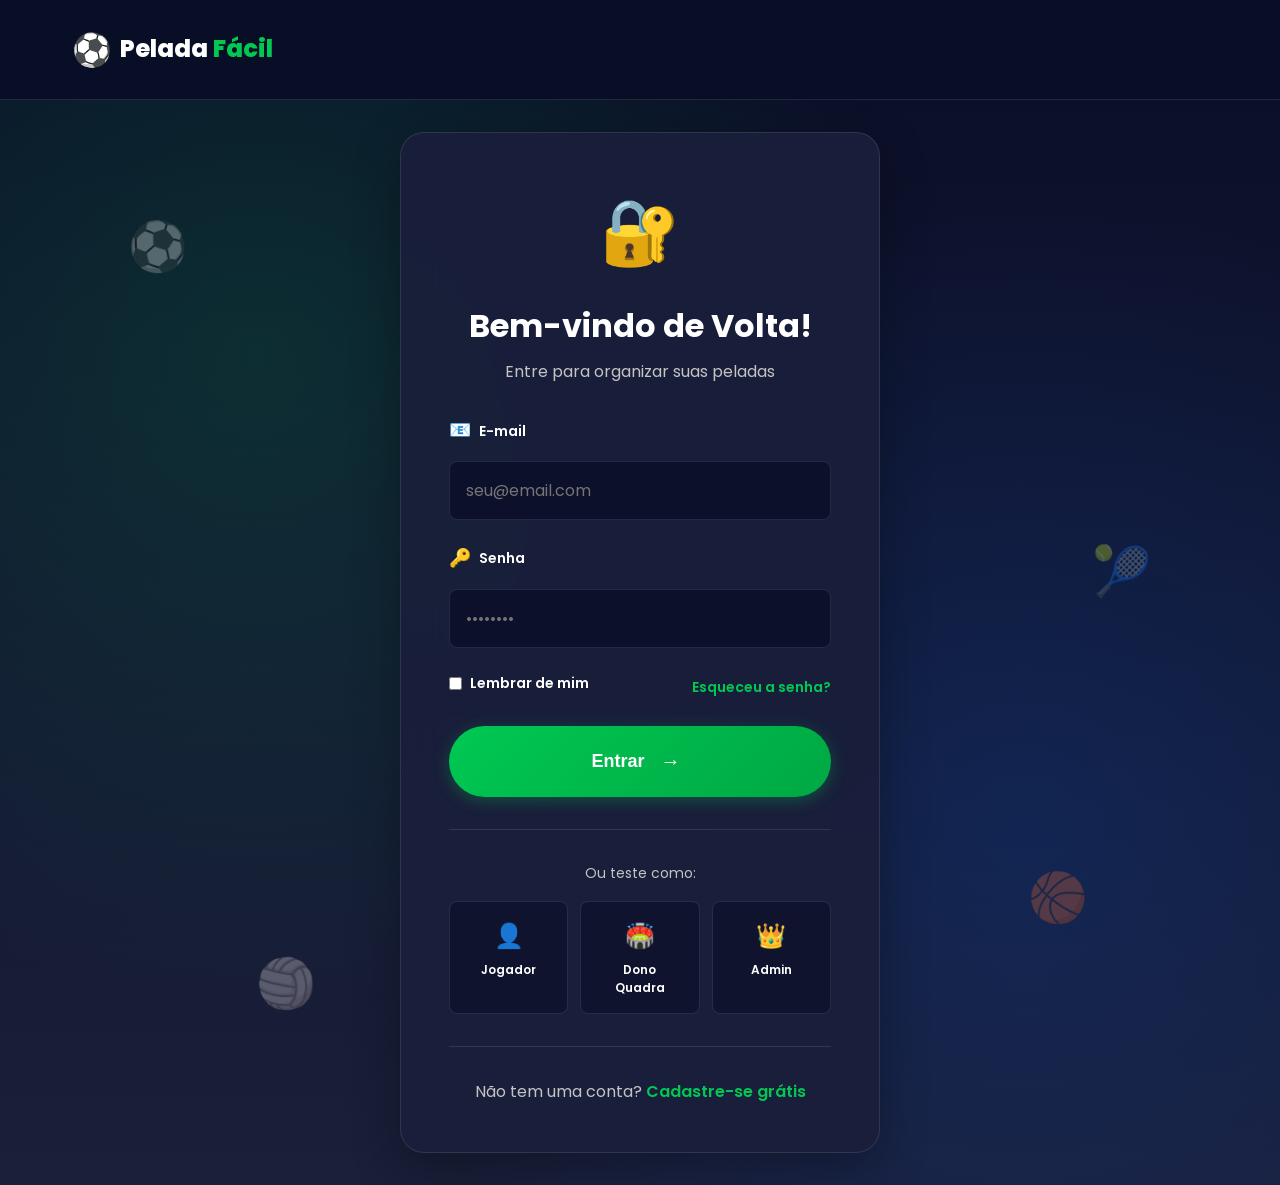
<file: dashboard-admin.html>
<!DOCTYPE html>
<html lang="pt-BR">
<head>
    <meta charset="UTF-8">
    <meta name="viewport" content="width=device-width, initial-scale=1.0">
    <title>Admin - Pelada Fácil</title>
    <link rel="stylesheet" href="css/style.css">
    <link rel="stylesheet" href="css/dashboard.css">
    <link rel="preconnect" href="https://fonts.googleapis.com">
    <link rel="preconnect" href="https://fonts.gstatic.com" crossorigin>
    <link href="https://fonts.googleapis.com/css2?family=Poppins:wght@300;400;600;700;800&display=swap" rel="stylesheet">
    <link rel="stylesheet" href="https://cdnjs.cloudflare.com/ajax/libs/font-awesome/6.4.2/css/all.min.css">
</head>
<body class="dashboard-body">
    <!-- Sidebar -->
    <aside class="sidebar">
        <div class="sidebar__header">
            <div class="sidebar__logo">
                <span class="logo-icon"><i class="fas fa-futbol"></i></span>
                <span class="logo-text">Pelada <span class="logo-accent">Fácil</span></span>
            </div>
            <div class="sidebar__badge sidebar__badge--admin">Super Admin <i class="fas fa-crown"></i></div>
        </div>

        <nav class="sidebar__nav">
            <a href="dashboard-admin.html" class="sidebar__link active">
                <span class="sidebar__icon"><i class="fas fa-home"></i></span>
                <span>Dashboard</span>
            </a>
            <a href="admin-aprovacoes.html" class="sidebar__link">
                <span class="sidebar__icon"><i class="fas fa-check-circle"></i></span>
                <span>Aprovações</span>
                <span class="sidebar__badge-small" data-type="aprovacoes">12</span>
            </a>
            <a href="admin-quadras.html" class="sidebar__link">
                <span class="sidebar__icon"><i class="fas fa-building"></i></span>
                <span>Quadras</span>
            </a>
            <a href="admin-usuarios.html" class="sidebar__link">
                <span class="sidebar__icon"><i class="fas fa-users"></i></span>
                <span>Usuários</span>
            </a>
            <a href="admin-partidas.html" class="sidebar__link">
                <span class="sidebar__icon"><i class="fas fa-gamepad"></i></span>
                <span>Partidas</span>
            </a>
            <a href="admin-financeiro.html" class="sidebar__link">
                <span class="sidebar__icon"><i class="fas fa-dollar-sign"></i></span>
                <span>Financeiro</span>
            </a>
            <a href="admin-relatorios.html" class="sidebar__link">
                <span class="sidebar__icon"><i class="fas fa-chart-line"></i></span>
                <span>Relatórios</span>
            </a>
            <a href="admin-denuncias.html" class="sidebar__link">
                <span class="sidebar__icon"><i class="fas fa-exclamation-triangle"></i></span>
                <span>Denúncias</span>
                <span class="sidebar__badge-small">3</span>
            </a>
            <a href="admin-notificacoes.html" class="sidebar__link">
                <span class="sidebar__icon"><i class="fas fa-bell"></i></span>
                <span>Notificações</span>
            </a>
            <a href="admin-configuracoes.html" class="sidebar__link">
                <span class="sidebar__icon"><i class="fas fa-cog"></i></span>
                <span>Configurações</span>
            </a>
        </nav>

        <div class="sidebar__footer">
            <div class="sidebar__user">
                <div class="user-avatar"><i class="fas fa-user-shield"></i></div>
                <div class="user-info">
                    <div class="user-name">Admin Master</div>
                    <div class="user-rating">Acesso Total</div>
                </div>
            </div>
            <a href="index.html" class="sidebar__link sidebar__link--logout">
                <span class="sidebar__icon"><i class="fas fa-sign-out-alt"></i></span>
                <span>Sair</span>
            </a>
        </div>
    </aside>

    <!-- Main Content -->
    <main class="dashboard-main">
        <!-- Top Bar -->
        <header class="topbar">
            <div class="topbar__left">
                <button class="btn-menu-toggle" id="menuToggle">
                    <span></span>
                    <span></span>
                    <span></span>
                </button>
                <h1 class="topbar__title">Painel Administrativo <i class="fas fa-crown"></i></h1>
            </div>
            <div class="topbar__right">
                <button class="topbar__btn">
                    <span class="topbar__icon"><i class="fas fa-bell"></i></span>
                    <span class="topbar__badge">15</span>
                </button>
                <button class="topbar__btn">
                    <span class="topbar__icon"><i class="fas fa-exclamation-triangle"></i></span>
                    <span class="topbar__badge">3</span>
                </button>
            </div>
        </header>

        <!-- Dashboard Content -->
        <div class="dashboard-content">
            <!-- Stats Overview -->
            <div class="stats-grid stats-grid--four">
                <div class="stat-card stat-card--green">
                    <div class="stat-card__icon"><i class="fas fa-users"></i></div>
                    <div class="stat-card__content">
                        <div class="stat-card__value">24.567</div>
                        <div class="stat-card__label">Usuários Ativos</div>
                        <div class="stat-card__trend stat-card__trend--up"><i class="fas fa-arrow-up"></i> 1.234 este mês</div>
                    </div>
                </div>
                <div class="stat-card stat-card--blue">
                    <div class="stat-card__icon"><i class="fas fa-building"></i></div>
                    <div class="stat-card__content">
                        <div class="stat-card__value">486</div>
                        <div class="stat-card__label">Quadras Cadastradas</div>
                        <div class="stat-card__trend stat-card__trend--up"><i class="fas fa-arrow-up"></i> 28 este mês</div>
                    </div>
                </div>
                <div class="stat-card stat-card--orange">
                    <div class="stat-card__icon"><i class="fas fa-futbol"></i></div>
                    <div class="stat-card__content">
                        <div class="stat-card__value">1.892</div>
                        <div class="stat-card__label">Partidas (Mês)</div>
                        <div class="stat-card__trend stat-card__trend--up"><i class="fas fa-arrow-up"></i> 15% vs anterior</div>
                    </div>
                </div>
                <div class="stat-card stat-card--purple">
                    <div class="stat-card__icon"><i class="fas fa-dollar-sign"></i></div>
                    <div class="stat-card__content">
                        <div class="stat-card__value">R$ 189K</div>
                        <div class="stat-card__label">Receita (Mês)</div>
                        <div class="stat-card__trend stat-card__trend--up"><i class="fas fa-arrow-up"></i> R$ 24K vs anterior</div>
                    </div>
                </div>
            </div>

            <!-- Pending Approvals -->
            <section class="section-card section-card--alert">
                <div class="section-card__header">
                    <h2><i class="fas fa-hourglass-half"></i> Aguardando Aprovação (12)</h2>
                    <button class="btn btn--secondary btn--sm">Ver Todos</button>
                </div>
                <div class="approval-grid">
                    <!-- Court Approval 1 -->
                    <div class="approval-card" data-id="quadra-1">
                        <div class="approval-header">
                            <div class="approval-badge approval-badge--new">Nova Quadra</div>
                            <div class="approval-type"><i class="fas fa-building"></i></div>
                        </div>
                        <div class="approval-content">
                            <h3>Arena Champions League</h3>
                            <p class="approval-location"><i class="fas fa-map-marker-alt"></i> Moema, São Paulo - SP</p>
                            <div class="approval-info">
                                <span><i class="fas fa-user"></i> Roberto Silva</span>
                                <span><i class="fas fa-clock"></i> Há 2 horas</span>
                            </div>
                            <div class="approval-features">
                                <span class="feature-tag"><i class="fas fa-futbol"></i> Futebol</span>
                                <span class="feature-tag"><i class="fas fa-lightbulb"></i> Iluminação</span>
                                <span class="feature-tag"><i class="fas fa-shower"></i> Vestiário</span>
                            </div>
                            <p class="approval-price"><i class="fas fa-dollar-sign"></i> R$ 180/hora</p>
                        </div>
                        <div class="approval-actions">
                            <button class="btn btn--success btn--sm" onclick="aprovarQuadra('quadra-1', 'Arena Champions League')"><i class="fas fa-check"></i> Aprovar</button>
                            <button class="btn btn--secondary btn--sm" onclick="verDetalhesQuadra('quadra-1', 'Arena Champions League')"><i class="fas fa-eye"></i> Detalhes</button>
                            <button class="btn btn--danger btn--sm" onclick="rejeitarQuadra('quadra-1', 'Arena Champions League')"><i class="fas fa-times"></i> Rejeitar</button>
                        </div>
                    </div>

                    <!-- Court Approval 2 -->
                    <div class="approval-card" data-id="quadra-2">
                        <div class="approval-header">
                            <div class="approval-badge approval-badge--new">Nova Quadra</div>
                            <div class="approval-type"><i class="fas fa-volleyball-ball"></i></div>
                        </div>
                        <div class="approval-content">
                            <h3>Beach Vôlei Paradise</h3>
                            <p class="approval-location"><i class="fas fa-map-marker-alt"></i> Vila Olímpia, São Paulo - SP</p>
                            <div class="approval-info">
                                <span><i class="fas fa-user"></i> Ana Paula</span>
                                <span><i class="fas fa-clock"></i> Há 5 horas</span>
                            </div>
                            <div class="approval-features">
                                <span class="feature-tag"><i class="fas fa-volleyball-ball"></i> Vôlei</span>
                                <span class="feature-tag"><i class="fas fa-umbrella-beach"></i> Areia</span>
                                <span class="feature-tag"><i class="fas fa-mountain"></i> Vista</span>
                            </div>
                            <p class="approval-price"><i class="fas fa-dollar-sign"></i> R$ 120/hora</p>
                        </div>
                        <div class="approval-actions">
                            <button class="btn btn--success btn--sm" onclick="aprovarQuadra('quadra-2', 'Beach Vôlei Paradise')"><i class="fas fa-check"></i> Aprovar</button>
                            <button class="btn btn--secondary btn--sm" onclick="verDetalhesQuadra('quadra-2', 'Beach Vôlei Paradise')"><i class="fas fa-eye"></i> Detalhes</button>
                            <button class="btn btn--danger btn--sm" onclick="rejeitarQuadra('quadra-2', 'Beach Vôlei Paradise')"><i class="fas fa-times"></i> Rejeitar</button>
                        </div>
                    </div>

                    <!-- Court Approval 3 -->
                    <div class="approval-card" data-id="quadra-3">
                        <div class="approval-header">
                            <div class="approval-badge approval-badge--update">Atualização</div>
                            <div class="approval-type"><i class="fas fa-table-tennis"></i></div>
                        </div>
                        <div class="approval-content">
                            <h3>Tennis Club Premium</h3>
                            <p class="approval-location"><i class="fas fa-map-marker-alt"></i> Jardins, São Paulo - SP</p>
                            <div class="approval-info">
                                <span><i class="fas fa-user"></i> Carlos Mendes</span>
                                <span><i class="fas fa-clock"></i> Há 1 dia</span>
                            </div>
                            <div class="approval-features">
                                <span class="feature-tag"><i class="fas fa-table-tennis"></i> Tênis</span>
                                <span class="feature-tag"><i class="fas fa-hockey-puck"></i> Padel</span>
                                <span class="feature-tag"><i class="fas fa-star"></i> Premium</span>
                            </div>
                            <p class="approval-price"><i class="fas fa-dollar-sign"></i> R$ 250/hora</p>
                        </div>
                        <div class="approval-actions">
                            <button class="btn btn--success btn--sm" onclick="aprovarQuadra('quadra-3', 'Tennis Club Premium')"><i class="fas fa-check"></i> Aprovar</button>
                            <button class="btn btn--secondary btn--sm" onclick="verDetalhesQuadra('quadra-3', 'Tennis Club Premium')"><i class="fas fa-eye"></i> Detalhes</button>
                            <button class="btn btn--danger btn--sm" onclick="rejeitarQuadra('quadra-3', 'Tennis Club Premium')"><i class="fas fa-times"></i> Rejeitar</button>
                        </div>
                    </div>
                </div>
            </section>

            <!-- Recent Activity -->
            <div class="grid-2-columns">
                <section class="section-card">
                    <div class="section-card__header">
                        <h2>Atividade Recente <i class="fas fa-chart-bar"></i></h2>
                    </div>
                    <div class="activity-list">
                        <div class="activity-item">
                            <div class="activity-icon activity-icon--success"><i class="fas fa-check"></i></div>
                            <div class="activity-content">
                                <p><strong>Arena Sport Center</strong> foi aprovada</p>
                                <span class="activity-time">Há 10 minutos</span>
                            </div>
                        </div>
                        <div class="activity-item">
                            <div class="activity-icon activity-icon--info"><i class="fas fa-user-plus"></i></div>
                            <div class="activity-content">
                                <p><strong>João Silva</strong> criou uma nova conta</p>
                                <span class="activity-time">Há 25 minutos</span>
                            </div>
                        </div>
                        <div class="activity-item">
                            <div class="activity-icon activity-icon--warning"><i class="fas fa-exclamation-triangle"></i></div>
                            <div class="activity-content">
                                <p><strong>Denúncia</strong> recebida sobre Quadra XYZ</p>
                                <span class="activity-time">Há 1 hora</span>
                            </div>
                        </div>
                        <div class="activity-item">
                            <div class="activity-icon activity-icon--success"><i class="fas fa-dollar-sign"></i></div>
                            <div class="activity-content">
                                <p><strong>Pagamento</strong> de R$ 150 processado</p>
                                <span class="activity-time">Há 2 horas</span>
                            </div>
                        </div>
                        <div class="activity-item">
                            <div class="activity-icon activity-icon--info"><i class="fas fa-building"></i></div>
                            <div class="activity-content">
                                <p><strong>Beach Vôlei Paradise</strong> solicitou aprovação</p>
                                <span class="activity-time">Há 5 horas</span>
                            </div>
                        </div>
                    </div>
                </section>

                <section class="section-card">
                    <div class="section-card__header">
                        <h2>Denúncias Abertas <i class="fas fa-flag"></i></h2>
                    </div>
                    <div class="reports-list">
                        <div class="report-item report-item--high">
                            <div class="report-header">
                                <div class="report-priority"><i class="fas fa-circle" style="color: #ff1744;"></i> Alta</div>
                                <div class="report-time">Há 30min</div>
                            </div>
                            <h4>Quadra em péssimas condições</h4>
                            <p><i class="fas fa-map-marker-alt"></i> Arena Sport City • <i class="fas fa-users"></i> 3 denúncias</p>
                            <button class="btn btn--sm btn--danger">Investigar</button>
                        </div>
                        <div class="report-item report-item--medium">
                            <div class="report-header">
                                <div class="report-priority"><i class="fas fa-circle" style="color: #ffd600;"></i> Média</div>
                                <div class="report-time">Há 2h</div>
                            </div>
                            <h4>Comportamento inadequado</h4>
                            <p><i class="fas fa-user"></i> Usuário: Carlos M. • <i class="fas fa-flag"></i> 1 denúncia</p>
                            <button class="btn btn--sm btn--warning">Analisar</button>
                        </div>
                        <div class="report-item report-item--low">
                            <div class="report-header">
                                <div class="report-priority"><i class="fas fa-circle" style="color: #00c853;"></i> Baixa</div>
                                <div class="report-time">Há 1 dia</div>
                            </div>
                            <h4>Horário não respeitado</h4>
                            <p><i class="fas fa-map-marker-alt"></i> Quadra Municipal • <i class="fas fa-flag"></i> 1 denúncia</p>
                            <button class="btn btn--sm btn--secondary">Revisar</button>
                        </div>
                    </div>
                </section>
            </div>

            <!-- Courts Management -->
            <section class="section-card">
                <div class="section-card__header">
                    <h2>Quadras Mais Populares <i class="fas fa-fire"></i></h2>
                    <a href="#" class="btn btn--secondary btn--sm">Ver todas</a>
                </div>
                <div class="table-responsive">
                    <table class="data-table">
                        <thead>
                            <tr>
                                <th>Quadra</th>
                                <th>Localização</th>
                                <th>Reservas (Mês)</th>
                                <th>Receita</th>
                                <th>Avaliação</th>
                                <th>Status</th>
                                <th>Ações</th>
                            </tr>
                        </thead>
                        <tbody>
                            <tr>
                                <td>
                                    <div class="table-court">
                                        <div class="table-icon"><i class="fas fa-building"></i></div>
                                        <div>
                                            <div class="table-name">Arena Sport Center</div>
                                            <div class="table-meta"><i class="fas fa-futbol"></i> Futebol/Futsal</div>
                                        </div>
                                    </div>
                                </td>
                                <td>Vila Mariana, SP</td>
                                <td>86 reservas</td>
                                <td>R$ 12.450</td>
                                <td><i class="fas fa-star" style="color: #ffd600;"></i> 4.9 (248)</td>
                                <td><span class="badge badge--success"><i class="fas fa-check"></i> Ativa</span></td>
                                <td>
                                    <button class="btn-icon" title="Ver"><i class="fas fa-eye"></i></button>
                                    <button class="btn-icon" title="Editar"><i class="fas fa-edit"></i></button>
                                </td>
                            </tr>
                            <tr>
                                <td>
                                    <div class="table-court">
                                        <div class="table-icon"><i class="fas fa-volleyball-ball"></i></div>
                                        <div>
                                            <div class="table-name">Beach Vôlei Pro</div>
                                            <div class="table-meta"><i class="fas fa-volleyball-ball"></i> Vôlei</div>
                                        </div>
                                    </div>
                                </td>
                                <td>Pinheiros, SP</td>
                                <td>72 reservas</td>
                                <td>R$ 8.640</td>
                                <td><i class="fas fa-star" style="color: #ffd600;"></i> 4.7 (156)</td>
                                <td><span class="badge badge--success"><i class="fas fa-check"></i> Ativa</span></td>
                                <td>
                                    <button class="btn-icon" title="Ver"><i class="fas fa-eye"></i></button>
                                    <button class="btn-icon" title="Editar"><i class="fas fa-edit"></i></button>
                                </td>
                            </tr>
                            <tr>
                                <td>
                                    <div class="table-court">
                                        <div class="table-icon"><i class="fas fa-basketball-ball"></i></div>
                                        <div>
                                            <div class="table-name">Street Basketball</div>
                                            <div class="table-meta"><i class="fas fa-basketball-ball"></i> Basquete</div>
                                        </div>
                                    </div>
                                </td>
                                <td>Mooca, SP</td>
                                <td>64 reservas</td>
                                <td>Gratuita</td>
                                <td><i class="fas fa-star" style="color: #ffd600;"></i> 4.6 (98)</td>
                                <td><span class="badge badge--success"><i class="fas fa-check"></i> Ativa</span></td>
                                <td>
                                    <button class="btn-icon" title="Ver"><i class="fas fa-eye"></i></button>
                                    <button class="btn-icon" title="Editar"><i class="fas fa-edit"></i></button>
                                </td>
                            </tr>
                        </tbody>
                    </table>
                </div>
            </section>

            <!-- Users Management -->
            <section class="section-card">
                <div class="section-card__header">
                    <h2>Novos Usuários <i class="fas fa-users"></i></h2>
                    <a href="#" class="btn btn--secondary btn--sm">Gerenciar usuários</a>
                </div>
                <div class="users-grid">
                    <div class="user-card">
                        <div class="user-card__avatar"><i class="fas fa-user-circle"></i></div>
                        <div class="user-card__info">
                            <h4>João Silva</h4>
                            <p>joao@email.com</p>
                            <span class="badge badge--info">Jogador</span>
                        </div>
                        <div class="user-card__stats">
                            <div><i class="fas fa-futbol"></i> 12 partidas</div>
                            <div><i class="fas fa-star" style="color: #ffd600;"></i> 4.8</div>
                        </div>
                        <div class="user-card__actions">
                            <button class="btn-icon" title="Ver perfil" onclick="gerenciarUsuario('user-1', 'João Silva', 'joao@email.com')"><i class="fas fa-eye"></i></button>
                            <button class="btn-icon" title="Mensagem" onclick="enviarMensagem('joao@email.com')"><i class="fas fa-comment"></i></button>
                            <button class="btn-icon" title="Bloquear" onclick="bloquearUsuario('user-1', 'João Silva')"><i class="fas fa-ban"></i></button>
                        </div>
                    </div>

                    <div class="user-card">
                        <div class="user-card__avatar"><i class="fas fa-user-circle"></i></div>
                        <div class="user-card__info">
                            <h4>Ana Paula</h4>
                            <p>ana@email.com</p>
                            <span class="badge badge--warning">Dono Quadra</span>
                        </div>
                        <div class="user-card__stats">
                            <div><i class="fas fa-building"></i> 1 quadra</div>
                            <div><i class="fas fa-star" style="color: #ffd600;"></i> 4.9</div>
                        </div>
                        <div class="user-card__actions">
                            <button class="btn-icon" title="Ver perfil" onclick="gerenciarUsuario('user-2', 'Ana Paula', 'ana@email.com')"><i class="fas fa-eye"></i></button>
                            <button class="btn-icon" title="Mensagem" onclick="enviarMensagem('ana@email.com')"><i class="fas fa-comment"></i></button>
                            <button class="btn-icon" title="Bloquear" onclick="bloquearUsuario('user-2', 'Ana Paula')"><i class="fas fa-ban"></i></button>
                        </div>
                    </div>

                    <div class="user-card">
                        <div class="user-card__avatar"><i class="fas fa-user-circle"></i></div>
                        <div class="user-card__info">
                            <h4>Carlos Mendes</h4>
                            <p>carlos@email.com</p>
                            <span class="badge badge--info">Jogador</span>
                        </div>
                        <div class="user-card__stats">
                            <div><i class="fas fa-futbol"></i> 8 partidas</div>
                            <div><i class="fas fa-star" style="color: #ffd600;"></i> 4.7</div>
                        </div>
                        <div class="user-card__actions">
                            <button class="btn-icon" title="Ver perfil" onclick="gerenciarUsuario('user-3', 'Carlos Mendes', 'carlos@email.com')"><i class="fas fa-eye"></i></button>
                            <button class="btn-icon" title="Mensagem" onclick="enviarMensagem('carlos@email.com')"><i class="fas fa-comment"></i></button>
                            <button class="btn-icon" title="Bloquear" onclick="bloquearUsuario('user-3', 'Carlos Mendes')"><i class="fas fa-ban"></i></button>
                        </div>
                    </div>

                    <div class="user-card">
                        <div class="user-card__avatar"><i class="fas fa-user-circle"></i></div>
                        <div class="user-card__info">
                            <h4>Roberto Lima</h4>
                            <p>roberto@email.com</p>
                            <span class="badge badge--success">Organizador</span>
                        </div>
                        <div class="user-card__stats">
                            <div><i class="fas fa-trophy"></i> 3 torneios</div>
                            <div><i class="fas fa-star" style="color: #ffd600;"></i> 5.0</div>
                        </div>
                        <div class="user-card__actions">
                            <button class="btn-icon" title="Ver perfil" onclick="gerenciarUsuario('user-4', 'Roberto Lima', 'roberto@email.com')"><i class="fas fa-eye"></i></button>
                            <button class="btn-icon" title="Mensagem" onclick="enviarMensagem('roberto@email.com')"><i class="fas fa-comment"></i></button>
                            <button class="btn-icon" title="Bloquear" onclick="bloquearUsuario('user-4', 'Roberto Lima')"><i class="fas fa-ban"></i></button>
                        </div>
                    </div>
                </div>
            </section>
        </div>
    </main>

    <script src="js/funcionalidades.js"></script>
    <script src="js/dashboard.js"></script>
</body>
</html>
</file>
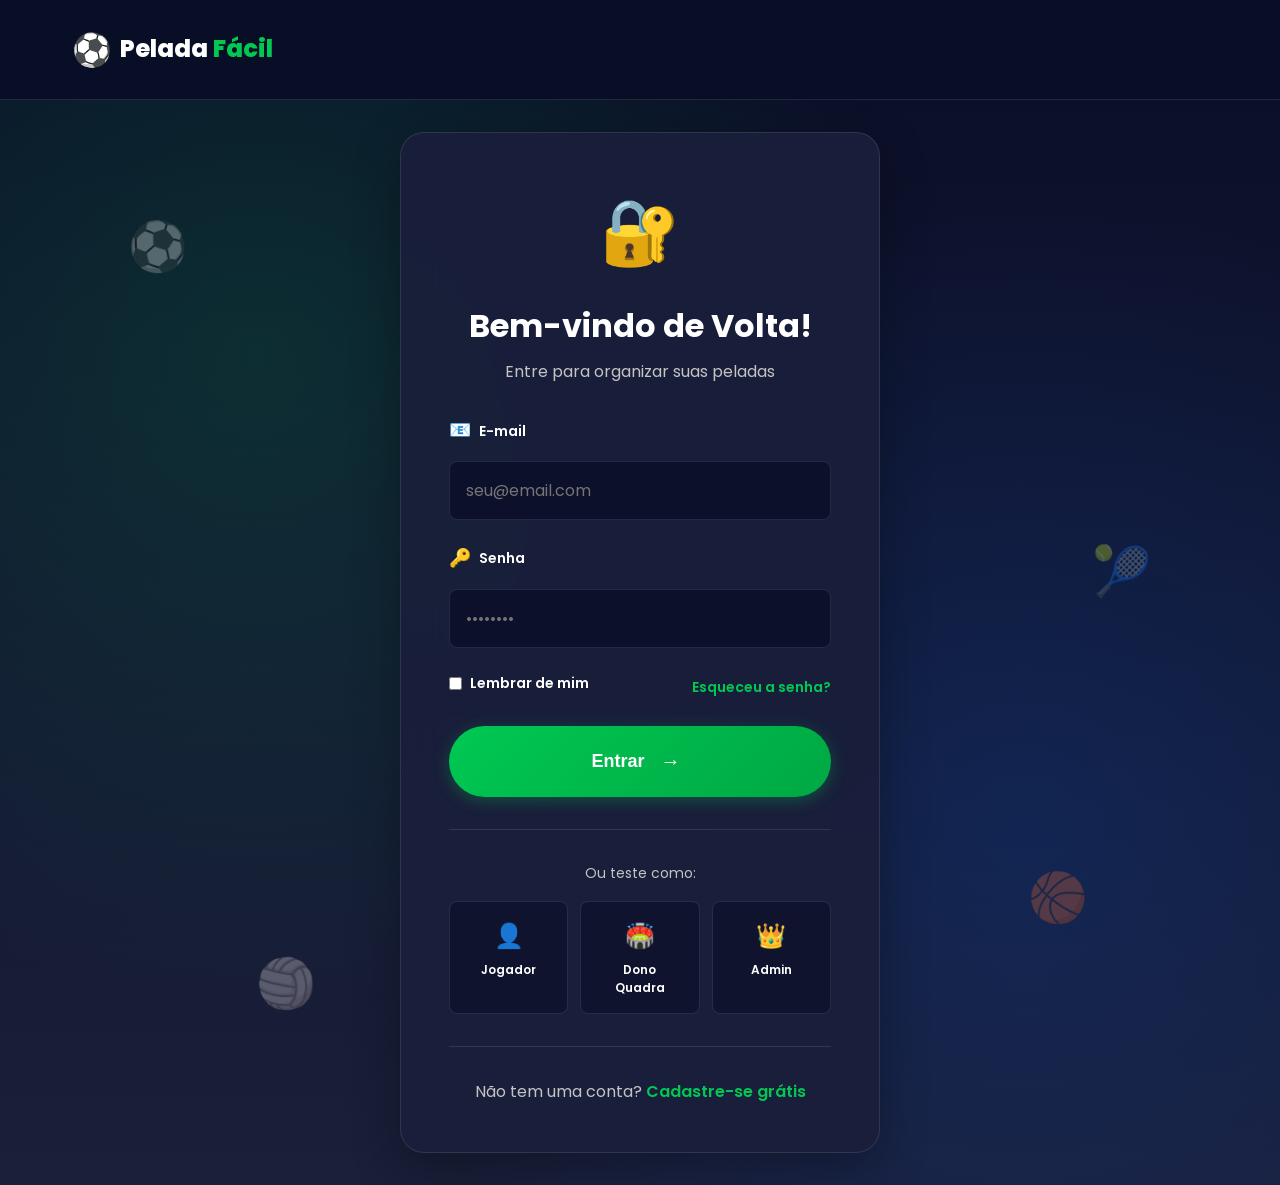
<file: dashboard-court.html>
<!DOCTYPE html>
<html lang="pt-BR">
<head>
    <meta charset="UTF-8">
    <meta name="viewport" content="width=device-width, initial-scale=1.0">
    <title>Gerenciar Quadra - Pelada Fácil</title>
    <link rel="stylesheet" href="css/style.css">
    <link rel="stylesheet" href="css/dashboard.css">
    <link rel="preconnect" href="https://fonts.googleapis.com">
    <link rel="preconnect" href="https://fonts.gstatic.com" crossorigin>
    <link href="https://fonts.googleapis.com/css2?family=Poppins:wght@300;400;600;700;800&display=swap" rel="stylesheet">
    <link rel="stylesheet" href="https://cdnjs.cloudflare.com/ajax/libs/font-awesome/6.4.2/css/all.min.css">
</head>
<body class="dashboard-body">
    <!-- Sidebar -->
    <aside class="sidebar">
        <div class="sidebar__header">
            <div class="sidebar__logo">
                <span class="logo-icon"><i class="fas fa-futbol"></i></span>
                <span class="logo-text">Pelada <span class="logo-accent">Fácil</span></span>
            </div>
            <div class="sidebar__badge">Dono de Quadra</div>
        </div>

        <nav class="sidebar__nav">
            <a href="#" class="sidebar__link active">
                <span class="sidebar__icon"><i class="fas fa-home"></i></span>
                <span>Início</span>
            </a>
            <a href="#" class="sidebar__link">
                <span class="sidebar__icon"><i class="fas fa-building"></i></span>
                <span>Minha Quadra</span>
            </a>
            <a href="#" class="sidebar__link">
                <span class="sidebar__icon"><i class="fas fa-calendar"></i></span>
                <span>Agenda</span>
            </a>
            <a href="#" class="sidebar__link">
                <span class="sidebar__icon"><i class="fas fa-dollar-sign"></i></span>
                <span>Financeiro</span>
            </a>
            <a href="#" class="sidebar__link">
                <span class="sidebar__icon"><i class="fas fa-users"></i></span>
                <span>Clientes</span>
            </a>
            <a href="#" class="sidebar__link">
                <span class="sidebar__icon"><i class="fas fa-chart-line"></i></span>
                <span>Relatórios</span>
            </a>
            <a href="#" class="sidebar__link">
                <span class="sidebar__icon"><i class="fas fa-comment"></i></span>
                <span>Mensagens</span>
                <span class="sidebar__badge-small">5</span>
            </a>
            <a href="#" class="sidebar__link">
                <span class="sidebar__icon"><i class="fas fa-cog"></i></span>
                <span>Configurações</span>
            </a>
        </nav>

        <div class="sidebar__footer">
            <div class="sidebar__user">
                <div class="user-avatar"><i class="fas fa-building"></i></div>
                <div class="user-info">
                    <div class="user-name">Arena Sport Center</div>
                    <div class="user-rating"><i class="fas fa-star" style="color: #ffd600;"></i> 4.9 (248 avaliações)</div>
                </div>
            </div>
            <a href="index.html" class="sidebar__link sidebar__link--logout">
                <span class="sidebar__icon"><i class="fas fa-sign-out-alt"></i></span>
                <span>Sair</span>
            </a>
        </div>
    </aside>

    <!-- Main Content -->
    <main class="dashboard-main">
        <!-- Top Bar -->
        <header class="topbar">
            <div class="topbar__left">
                <button class="btn-menu-toggle" id="menuToggle">
                    <span></span>
                    <span></span>
                    <span></span>
                </button>
                <h1 class="topbar__title">Painel de Controle <i class="fas fa-building"></i></h1>
            </div>
            <div class="topbar__right">
                <button class="topbar__btn">
                    <span class="topbar__icon"><i class="fas fa-bell"></i></span>
                    <span class="topbar__badge">7</span>
                </button>
                <button class="btn btn--primary" onclick="adicionarHorario()"><i class="fas fa-plus"></i> Adicionar Horário</button>
            </div>
        </header>

        <!-- Dashboard Content -->
        <div class="dashboard-content">
            <!-- Stats Cards -->
            <div class="stats-grid">
                <div class="stat-card stat-card--green">
                    <div class="stat-card__icon"><i class="fas fa-dollar-sign"></i></div>
                    <div class="stat-card__content">
                        <div class="stat-card__value">R$ 12.450</div>
                        <div class="stat-card__label">Receita (Dezembro)</div>
                        <div class="stat-card__trend stat-card__trend--up"><i class="fas fa-arrow-up"></i> 15% vs mês anterior</div>
                    </div>
                </div>
                <div class="stat-card stat-card--blue">
                    <div class="stat-card__icon"><i class="fas fa-calendar"></i></div>
                    <div class="stat-card__content">
                        <div class="stat-card__value">86</div>
                        <div class="stat-card__label">Reservas este Mês</div>
                        <div class="stat-card__trend stat-card__trend--up"><i class="fas fa-arrow-up"></i> 22 vs mês anterior</div>
                    </div>
                </div>
                <div class="stat-card stat-card--orange">
                    <div class="stat-card__icon"><i class="fas fa-star" style="color: #ffd600;"></i></div>
                    <div class="stat-card__content">
                        <div class="stat-card__value">4.9</div>
                        <div class="stat-card__label">Avaliação Média</div>
                        <div class="stat-card__trend">248 avaliações</div>
                    </div>
                </div>
                <div class="stat-card stat-card--purple">
                    <div class="stat-card__icon"><i class="fas fa-chart-line"></i></div>
                    <div class="stat-card__content">
                        <div class="stat-card__value">92%</div>
                        <div class="stat-card__label">Taxa de Ocupação</div>
                        <div class="stat-card__trend stat-card__trend--up"><i class="fas fa-arrow-up"></i> 8% vs mês anterior</div>
                    </div>
                </div>
            </div>

            <!-- Quick Actions -->
            <section class="section-card">
                <div class="section-card__header">
                    <h2>Ações Rápidas <i class="fas fa-rocket"></i></h2>
                </div>
                <div class="quick-actions-grid">
                    <button class="quick-action-btn" onclick="bloquearHorario()">
                        <span class="quick-action-icon"><i class="fas fa-calendar"></i></span>
                        <span>Bloquear Horário</span>
                    </button>
                    <button class="quick-action-btn" onclick="registrarPagamento()">
                        <span class="quick-action-icon"><i class="fas fa-money-bill"></i></span>
                        <span>Registrar Pagamento</span>
                    </button>
                    <button class="quick-action-btn" onclick="adicionarFotos()">
                        <span class="quick-action-icon"><i class="fas fa-camera"></i></span>
                        <span>Adicionar Fotos</span>
                    </button>
                    <button class="quick-action-btn" onclick="criarPromocao()">
                        <span class="quick-action-icon"><i class="fas fa-gift"></i></span>
                        <span>Criar Promoção</span>
                    </button>
                </div>
            </section>

            <!-- Today's Schedule -->
            <section class="section-card">
                <div class="section-card__header">
                    <h2>Agenda de Hoje <i class="fas fa-calendar"></i></h2>
                    <div class="date-selector">
                        <button class="btn-icon">←</button>
                        <span class="current-date">Sexta, 15 de Dezembro</span>
                        <button class="btn-icon">→</button>
                    </div>
                </div>

                <div class="schedule-grid">
                    <div class="schedule-item schedule-item--booked">
                        <div class="schedule-time">08:00 - 09:00</div>
                        <div class="schedule-info">
                            <h4><i class="fas fa-futbol"></i> Futebol • Reservado</h4>
                            <p><i class="fas fa-user"></i> João Silva • Pago</p>
                            <p><i class="fas fa-dollar-sign"></i> R$ 150,00</p>
                        </div>
                        <div class="schedule-actions">
                            <button class="btn btn--sm btn--secondary">Ver Detalhes</button>
                        </div>
                    </div>

                    <div class="schedule-item schedule-item--available">
                        <div class="schedule-time">09:00 - 10:00</div>
                        <div class="schedule-info">
                            <h4><i class="fas fa-sparkles"></i> Disponível</h4>
                            <p>Quadra livre para reserva</p>
                        </div>
                        <div class="schedule-actions">
                            <button class="btn btn--sm btn--primary">Reservar</button>
                        </div>
                    </div>

                    <div class="schedule-item schedule-item--pending">
                        <div class="schedule-time">10:00 - 11:00</div>
                        <div class="schedule-info">
                            <h4><i class="fas fa-volleyball-ball"></i> Vôlei • Pendente</h4>
                            <p><i class="fas fa-user"></i> Ana Paula • Aguardando Pagamento</p>
                            <p><i class="fas fa-dollar-sign"></i> R$ 120,00</p>
                        </div>
                        <div class="schedule-actions">
                            <button class="btn btn--sm btn--warning">Confirmar</button>
                        </div>
                    </div>

                    <div class="schedule-item schedule-item--booked">
                        <div class="schedule-time">11:00 - 12:00</div>
                        <div class="schedule-info">
                            <h4><i class="fas fa-futbol"></i> Futsal • Reservado</h4>
                            <p><i class="fas fa-users"></i> Grupo Amigos FC • Pago</p>
                            <p><i class="fas fa-dollar-sign"></i> R$ 150,00</p>
                        </div>
                        <div class="schedule-actions">
                            <button class="btn btn--sm btn--secondary">Ver Detalhes</button>
                        </div>
                    </div>

                    <div class="schedule-item schedule-item--blocked">
                        <div class="schedule-time">12:00 - 14:00</div>
                        <div class="schedule-info">
                            <h4><i class="fas fa-wrench"></i> Manutenção</h4>
                            <p>Horário bloqueado para manutenção</p>
                        </div>
                        <div class="schedule-actions">
                            <button class="btn btn--sm btn--secondary">Editar</button>
                        </div>
                    </div>

                    <div class="schedule-item schedule-item--available">
                        <div class="schedule-time">14:00 - 15:00</div>
                        <div class="schedule-info">
                            <h4><i class="fas fa-sparkles"></i> Disponível</h4>
                            <p>Quadra livre para reserva</p>
                        </div>
                        <div class="schedule-actions">
                            <button class="btn btn--sm btn--primary">Reservar</button>
                        </div>
                    </div>
                </div>
            </section>

            <!-- Recent Bookings -->
            <section class="section-card">
                <div class="section-card__header">
                    <h2>Reservas Recentes <i class="fas fa-clipboard"></i></h2>
                    <a href="#" class="btn btn--secondary btn--sm">Ver todas</a>
                </div>
                <div class="table-responsive">
                    <table class="data-table">
                        <thead>
                            <tr>
                                <th>Cliente</th>
                                <th>Data/Hora</th>
                                <th>Modalidade</th>
                                <th>Valor</th>
                                <th>Status</th>
                                <th>Ações</th>
                            </tr>
                        </thead>
                        <tbody>
                            <tr>
                                <td>
                                    <div class="table-user">
                                        <div class="table-avatar"><i class="fas fa-user-circle"></i></div>
                                        <div>
                                            <div class="table-name">João Silva</div>
                                            <div class="table-email">joao@email.com</div>
                                        </div>
                                    </div>
                                </td>
                                <td>15/12 • 08:00-09:00</td>
                                <td><span class="badge badge--sport"><i class="fas fa-futbol"></i> Futebol</span></td>
                                <td>R$ 150,00</td>
                                <td><span class="badge badge--success"><i class="fas fa-check"></i> Pago</span></td>
                                <td>
                                    <button class="btn-icon" title="Ver detalhes"><i class="fas fa-eye"></i></button>
                                    <button class="btn-icon" title="Mensagem"><i class="fas fa-comment"></i></button>
                                </td>
                            </tr>
                            <tr>
                                <td>
                                    <div class="table-user">
                                        <div class="table-avatar"><i class="fas fa-user-circle"></i></div>
                                        <div>
                                            <div class="table-name">Ana Paula</div>
                                            <div class="table-email">ana@email.com</div>
                                        </div>
                                    </div>
                                </td>
                                <td>15/12 • 10:00-11:00</td>
                                <td><span class="badge badge--sport"><i class="fas fa-volleyball-ball"></i> Vôlei</span></td>
                                <td>R$ 120,00</td>
                                <td><span class="badge badge--warning"><i class="fas fa-hourglass-half"></i> Pendente</span></td>
                                <td>
                                    <button class="btn-icon" title="Ver detalhes"><i class="fas fa-eye"></i></button>
                                    <button class="btn-icon" title="Mensagem"><i class="fas fa-comment"></i></button>
                                </td>
                            </tr>
                            <tr>
                                <td>
                                    <div class="table-user">
                                        <div class="table-avatar"><i class="fas fa-user-circle"></i></div>
                                        <div>
                                            <div class="table-name">Grupo Amigos FC</div>
                                            <div class="table-email">amigosfc@email.com</div>
                                        </div>
                                    </div>
                                </td>
                                <td>15/12 • 11:00-12:00</td>
                                <td><span class="badge badge--sport"><i class="fas fa-futbol"></i> Futsal</span></td>
                                <td>R$ 150,00</td>
                                <td><span class="badge badge--success"><i class="fas fa-check"></i> Pago</span></td>
                                <td>
                                    <button class="btn-icon" title="Ver detalhes"><i class="fas fa-eye"></i></button>
                                    <button class="btn-icon" title="Mensagem"><i class="fas fa-comment"></i></button>
                                </td>
                            </tr>
                        </tbody>
                    </table>
                </div>
            </section>

            <!-- Reviews -->
            <section class="section-card">
                <div class="section-card__header">
                    <h2>Avaliações Recentes <i class="fas fa-star" style="color: #ffd600;"></i></h2>
                    <a href="#" class="btn btn--secondary btn--sm">Ver todas</a>
                </div>
                <div class="reviews-grid">
                    <div class="review-card">
                        <div class="review-header">
                            <div class="review-user">
                                <div class="review-avatar"><i class="fas fa-user-circle"></i></div>
                                <div>
                                    <div class="review-name">Carlos Mendes</div>
                                    <div class="review-date">Há 2 dias</div>
                                </div>
                            </div>
                            <div class="review-rating"><i class="fas fa-star" style="color: #ffd600;"></i><i class="fas fa-star" style="color: #ffd600;"></i><i class="fas fa-star" style="color: #ffd600;"></i><i class="fas fa-star" style="color: #ffd600;"></i><i class="fas fa-star" style="color: #ffd600;"></i></div>
                        </div>
                        <p class="review-text">
                            Excelente quadra! Muito bem cuidada, iluminação perfeita e vestiários limpos.
                            O atendimento foi ótimo. Com certeza voltarei!
                        </p>
                    </div>

                    <div class="review-card">
                        <div class="review-header">
                            <div class="review-user">
                                <div class="review-avatar"><i class="fas fa-user-circle"></i></div>
                                <div>
                                    <div class="review-name">Maria Santos</div>
                                    <div class="review-date">Há 5 dias</div>
                                </div>
                            </div>
                            <div class="review-rating"><i class="fas fa-star" style="color: #ffd600;"></i><i class="fas fa-star" style="color: #ffd600;"></i><i class="fas fa-star" style="color: #ffd600;"></i><i class="fas fa-star" style="color: #ffd600;"></i><i class="fas fa-star" style="color: #ffd600;"></i></div>
                        </div>
                        <p class="review-text">
                            Melhor quadra da região! Sempre limpa, equipamentos novos e o staff é super atencioso.
                            Recomendo muito!
                        </p>
                    </div>
                </div>
            </section>
        </div>
    </main>

    <script src="js/funcionalidades.js"></script>
    <script src="js/dashboard.js"></script>
</body>
</html>
</file>
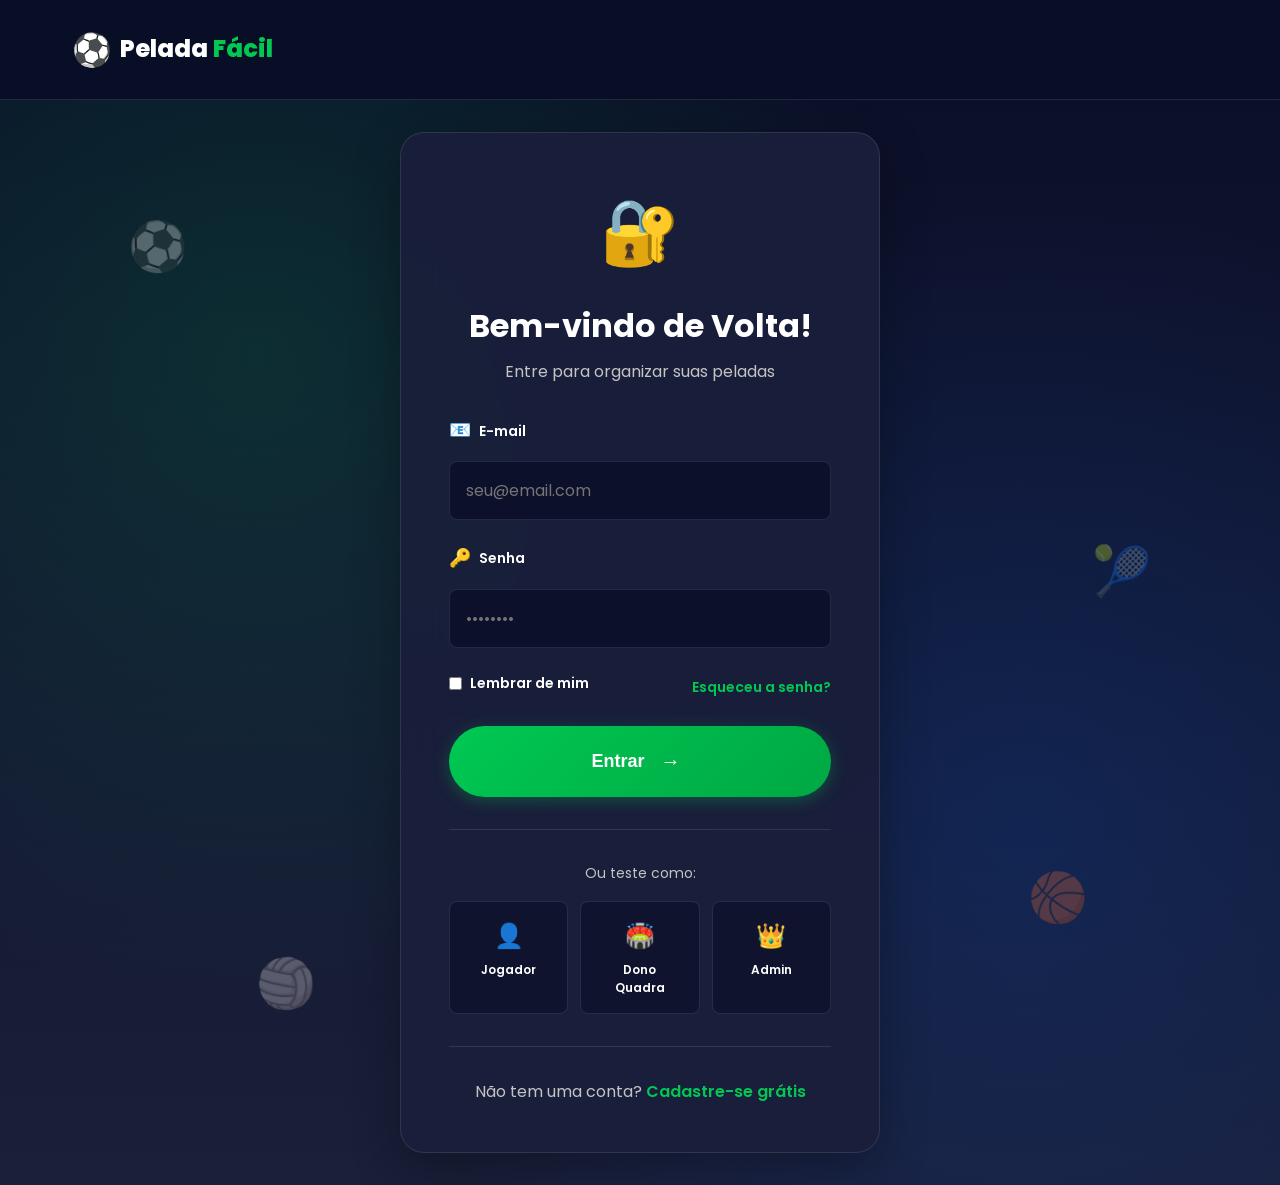
<file: dashboard-user.html>
<!DOCTYPE html>
<html lang="pt-BR">
<head>
    <meta charset="UTF-8">
    <meta name="viewport" content="width=device-width, initial-scale=1.0">
    <title>Meu Dashboard - Pelada Fácil</title>
    <link rel="stylesheet" href="css/style.css">
    <link rel="stylesheet" href="css/dashboard.css">
    <link rel="preconnect" href="https://fonts.googleapis.com">
    <link rel="preconnect" href="https://fonts.gstatic.com" crossorigin>
    <link href="https://fonts.googleapis.com/css2?family=Poppins:wght@300;400;600;700;800&display=swap" rel="stylesheet">
    <link rel="stylesheet" href="https://cdnjs.cloudflare.com/ajax/libs/font-awesome/6.4.2/css/all.min.css">
</head>
<body class="dashboard-body">
    <!-- Sidebar -->
    <aside class="sidebar">
        <div class="sidebar__header">
            <div class="sidebar__logo">
                <span class="logo-icon"><i class="fas fa-futbol"></i></span>
                <span class="logo-text">Pelada <span class="logo-accent">Fácil</span></span>
            </div>
        </div>

        <nav class="sidebar__nav">
            <a href="#" class="sidebar__link active">
                <span class="sidebar__icon"><i class="fas fa-home"></i></span>
                <span>Início</span>
            </a>
            <a href="#" class="sidebar__link">
                <span class="sidebar__icon"><i class="fas fa-building"></i></span>
                <span>Quadras & Campos</span>
            </a>
            <a href="#" class="sidebar__link">
                <span class="sidebar__icon"><i class="fas fa-gamepad"></i></span>
                <span>Minhas Peladas</span>
            </a>
            <a href="#" class="sidebar__link">
                <span class="sidebar__icon"><i class="fas fa-users"></i></span>
                <span>Encontrar Jogadores</span>
            </a>
            <a href="#" class="sidebar__link">
                <span class="sidebar__icon"><i class="fas fa-trophy"></i></span>
                <span>Campeonatos</span>
            </a>
            <a href="#" class="sidebar__link">
                <span class="sidebar__icon"><i class="fas fa-chart-bar"></i></span>
                <span>Estatísticas</span>
            </a>
            <a href="#" class="sidebar__link">
                <span class="sidebar__icon"><i class="fas fa-cog"></i></span>
                <span>Configurações</span>
            </a>
        </nav>

        <div class="sidebar__footer">
            <div class="sidebar__user">
                <div class="user-avatar"><i class="fas fa-user-circle"></i></div>
                <div class="user-info">
                    <div class="user-name">João Silva</div>
                    <div class="user-rating"><i class="fas fa-star" style="color: #ffd600;"></i> 4.8</div>
                </div>
            </div>
            <a href="index.html" class="sidebar__link sidebar__link--logout">
                <span class="sidebar__icon"><i class="fas fa-sign-out-alt"></i></span>
                <span>Sair</span>
            </a>
        </div>
    </aside>

    <!-- Main Content -->
    <main class="dashboard-main">
        <!-- Top Bar -->
        <header class="topbar">
            <div class="topbar__left">
                <button class="btn-menu-toggle" id="menuToggle">
                    <span></span>
                    <span></span>
                    <span></span>
                </button>
                <h1 class="topbar__title">Olá, João! 👋</h1>
            </div>
            <div class="topbar__right">
                <button class="topbar__btn">
                    <span class="topbar__icon"><i class="fas fa-bell"></i></span>
                    <span class="topbar__badge">3</span>
                </button>
                <button class="topbar__btn">
                    <span class="topbar__icon"><i class="fas fa-comment"></i></span>
                    <span class="topbar__badge">5</span>
                </button>
            </div>
        </header>

        <!-- Dashboard Content -->
        <div class="dashboard-content">
            <!-- Stats Cards -->
            <div class="stats-grid">
                <div class="stat-card stat-card--green">
                    <div class="stat-card__icon"><i class="fas fa-futbol"></i></div>
                    <div class="stat-card__content">
                        <div class="stat-card__value">24</div>
                        <div class="stat-card__label">Peladas Jogadas</div>
                    </div>
                </div>
                <div class="stat-card stat-card--blue">
                    <div class="stat-card__icon"><i class="fas fa-trophy"></i></div>
                    <div class="stat-card__content">
                        <div class="stat-card__value">8</div>
                        <div class="stat-card__label">Títulos</div>
                    </div>
                </div>
                <div class="stat-card stat-card--orange">
                    <div class="stat-card__icon"><i class="fas fa-star" style="color: #ffd600;"></i></div>
                    <div class="stat-card__content">
                        <div class="stat-card__value">4.8</div>
                        <div class="stat-card__label">Avaliação</div>
                    </div>
                </div>
                <div class="stat-card stat-card--purple">
                    <div class="stat-card__icon"><i class="fas fa-users"></i></div>
                    <div class="stat-card__content">
                        <div class="stat-card__value">156</div>
                        <div class="stat-card__label">Amigos</div>
                    </div>
                </div>
            </div>

            <!-- Next Matches -->
            <section class="section-card">
                <div class="section-card__header">
                    <h2>Próximas Peladas <i class="fas fa-fire"></i></h2>
                    <a href="#" class="btn btn--secondary btn--sm">Ver todas</a>
                </div>
                <div class="matches-grid">
                    <div class="match-card">
                        <div class="match-card__badge match-card__badge--confirmed">Confirmado</div>
                        <div class="match-card__date">
                            <div class="date-day">15</div>
                            <div class="date-month">DEZ</div>
                        </div>
                        <div class="match-card__info">
                            <h3>Pelada Zona Sul</h3>
                            <p><i class="fas fa-building"></i> Arena Sport Center</p>
                            <p><i class="fas fa-clock"></i> Sábado, 15:00</p>
                            <p><i class="fas fa-users"></i> 10/12 jogadores</p>
                        </div>
                        <div class="match-card__actions">
                            <button class="btn btn--primary btn--sm" onclick="verDetalhesPelada('Pelada Zona Sul')"><i class="fas fa-eye"></i> Ver Detalhes</button>
                        </div>
                    </div>

                    <div class="match-card">
                        <div class="match-card__badge match-card__badge--pending">Aguardando</div>
                        <div class="match-card__date">
                            <div class="date-day">18</div>
                            <div class="date-month">DEZ</div>
                        </div>
                        <div class="match-card__info">
                            <h3>Rachão Domingo</h3>
                            <p><i class="fas fa-building"></i> Campo do Parque</p>
                            <p><i class="fas fa-clock"></i> Domingo, 09:00</p>
                            <p><i class="fas fa-users"></i> 8/14 jogadores</p>
                        </div>
                        <div class="match-card__actions">
                            <button class="btn btn--primary btn--sm" onclick="verDetalhesPelada('Rachão Domingo')"><i class="fas fa-check"></i> Confirmar Presença</button>
                        </div>
                    </div>
                </div>
            </section>

            <!-- Available Courts -->
            <section class="section-card">
                <div class="section-card__header">
                    <h2>Quadras & Campos Próximos <i class="fas fa-map-marker-alt"></i></h2>
                    <div class="filter-tabs">
                        <button class="filter-tab active" onclick="filtrarQuadras('todos')">Todos</button>
                        <button class="filter-tab" onclick="filtrarQuadras('futebol')">Futebol</button>
                        <button class="filter-tab" onclick="filtrarQuadras('futsal')">Futsal</button>
                        <button class="filter-tab" onclick="filtrarQuadras('volei')">Vôlei</button>
                    </div>
                </div>

                <div class="courts-grid">
                    <!-- Court Card 1 -->
                    <div class="court-card">
                        <div class="court-card__image">
                            <div class="court-placeholder"><i class="fas fa-building"></i></div>
                            <div class="court-card__badge court-card__badge--featured">Destaque</div>
                        </div>
                        <div class="court-card__content">
                            <div class="court-card__header">
                                <h3>Arena Sport Center</h3>
                                <div class="court-rating"><i class="fas fa-star" style="color: #ffd600;"></i> 4.9</div>
                            </div>
                            <p class="court-location"><i class="fas fa-map-marker-alt"></i> Vila Mariana, SP • 2.5km</p>
                            <div class="court-features">
                                <span class="feature-tag"><i class="fas fa-futbol"></i> Futebol</span>
                                <span class="feature-tag"><i class="fas fa-futbol"></i> Futsal</span>
                                <span class="feature-tag"><i class="fas fa-lightbulb"></i> Iluminação</span>
                            </div>
                            <div class="court-info">
                                <div class="info-item">
                                    <span class="info-icon"><i class="fas fa-dollar-sign"></i></span>
                                    <span>R$ 150/hora</span>
                                </div>
                                <div class="info-item">
                                    <span class="info-icon"><i class="fas fa-clock"></i></span>
                                    <span>07:00 - 23:00</span>
                                </div>
                            </div>
                            <div class="court-card__actions">
                                <button class="btn btn--primary btn--full" onclick="verHorariosQuadra('Arena Sport Center')"><i class="fas fa-calendar"></i> Ver Horários</button>
                            </div>
                        </div>
                    </div>

                    <!-- Court Card 2 -->
                    <div class="court-card">
                        <div class="court-card__image">
                            <div class="court-placeholder"><i class="fas fa-volleyball-ball"></i></div>
                        </div>
                        <div class="court-card__content">
                            <div class="court-card__header">
                                <h3>Quadra Beach Vôlei Pro</h3>
                                <div class="court-rating"><i class="fas fa-star" style="color: #ffd600;"></i> 4.7</div>
                            </div>
                            <p class="court-location"><i class="fas fa-map-marker-alt"></i> Pinheiros, SP • 3.2km</p>
                            <div class="court-features">
                                <span class="feature-tag"><i class="fas fa-volleyball-ball"></i> Vôlei</span>
                                <span class="feature-tag"><i class="fas fa-umbrella-beach"></i> Areia</span>
                                <span class="feature-tag"><i class="fas fa-shower"></i> Vestiário</span>
                            </div>
                            <div class="court-info">
                                <div class="info-item">
                                    <span class="info-icon"><i class="fas fa-dollar-sign"></i></span>
                                    <span>R$ 100/hora</span>
                                </div>
                                <div class="info-item">
                                    <span class="info-icon"><i class="fas fa-clock"></i></span>
                                    <span>08:00 - 22:00</span>
                                </div>
                            </div>
                            <div class="court-card__actions">
                                <button class="btn btn--primary btn--full" onclick="verHorariosQuadra('Quadra Beach Vôlei Pro')"><i class="fas fa-calendar"></i> Ver Horários</button>
                            </div>
                        </div>
                    </div>

                    <!-- Court Card 3 -->
                    <div class="court-card">
                        <div class="court-card__image">
                            <div class="court-placeholder"><i class="fas fa-basketball-ball"></i></div>
                        </div>
                        <div class="court-card__content">
                            <div class="court-card__header">
                                <h3>Quadra Street Basketball</h3>
                                <div class="court-rating"><i class="fas fa-star" style="color: #ffd600;"></i> 4.6</div>
                            </div>
                            <p class="court-location"><i class="fas fa-map-marker-alt"></i> Mooca, SP • 4.1km</p>
                            <div class="court-features">
                                <span class="feature-tag"><i class="fas fa-basketball-ball"></i> Basquete</span>
                                <span class="feature-tag"><i class="fas fa-palette"></i> Street Art</span>
                                <span class="feature-tag"><i class="fas fa-check-circle"></i> Grátis</span>
                            </div>
                            <div class="court-info">
                                <div class="info-item">
                                    <span class="info-icon"><i class="fas fa-dollar-sign"></i></span>
                                    <span>Gratuito</span>
                                </div>
                                <div class="info-item">
                                    <span class="info-icon"><i class="fas fa-clock"></i></span>
                                    <span>24 horas</span>
                                </div>
                            </div>
                            <div class="court-card__actions">
                                <button class="btn btn--primary btn--full" onclick="verHorariosQuadra('Quadra Street Basketball')"><i class="fas fa-eye"></i> Ver Detalhes</button>
                            </div>
                        </div>
                    </div>

                    <!-- Court Card 4 -->
                    <div class="court-card">
                        <div class="court-card__image">
                            <div class="court-placeholder"><i class="fas fa-table-tennis"></i></div>
                        </div>
                        <div class="court-card__content">
                            <div class="court-card__header">
                                <h3>Tennis Club Premium</h3>
                                <div class="court-rating"><i class="fas fa-star" style="color: #ffd600;"></i> 5.0</div>
                            </div>
                            <p class="court-location"><i class="fas fa-map-marker-alt"></i> Jardins, SP • 5.0km</p>
                            <div class="court-features">
                                <span class="feature-tag"><i class="fas fa-table-tennis"></i> Tênis</span>
                                <span class="feature-tag"><i class="fas fa-table-tennis"></i> Padel</span>
                                <span class="feature-tag"><i class="fas fa-crown"></i> Premium</span>
                            </div>
                            <div class="court-info">
                                <div class="info-item">
                                    <span class="info-icon"><i class="fas fa-dollar-sign"></i></span>
                                    <span>R$ 200/hora</span>
                                </div>
                                <div class="info-item">
                                    <span class="info-icon"><i class="fas fa-clock"></i></span>
                                    <span>06:00 - 22:00</span>
                                </div>
                            </div>
                            <div class="court-card__actions">
                                <button class="btn btn--primary btn--full" onclick="verHorariosQuadra('Tennis Club Premium')"><i class="fas fa-calendar"></i> Ver Horários</button>
                            </div>
                        </div>
                    </div>
                </div>

                <div class="section-card__footer">
                    <button class="btn btn--secondary">Carregar Mais Quadras</button>
                </div>
            </section>

            <!-- Find Players -->
            <section class="section-card">
                <div class="section-card__header">
                    <h2>Jogadores Disponíveis Agora <i class="fas fa-gamepad"></i></h2>
                    <a href="#" class="btn btn--secondary btn--sm">Ver todos</a>
                </div>
                <div class="players-grid">
                    <div class="player-card">
                        <div class="player-avatar"><i class="fas fa-user-circle"></i></div>
                        <div class="player-info">
                            <h4>Carlos Mendes</h4>
                            <div class="player-rating"><i class="fas fa-star" style="color: #ffd600;"></i> 4.9 • Atacante</div>
                            <p class="player-location"><i class="fas fa-map-marker-alt"></i> 2.1km de você</p>
                        </div>
                        <button class="btn btn--primary btn--sm" onclick="convidarJogador('Carlos Mendes', 'player-1')"><i class="fas fa-user-plus"></i> Convidar</button>
                    </div>

                    <div class="player-card">
                        <div class="player-avatar"><i class="fas fa-user-circle"></i></div>
                        <div class="player-info">
                            <h4>Ana Paula</h4>
                            <div class="player-rating"><i class="fas fa-star" style="color: #ffd600;"></i> 4.8 • Meio-campo</div>
                            <p class="player-location"><i class="fas fa-map-marker-alt"></i> 1.5km de você</p>
                        </div>
                        <button class="btn btn--primary btn--sm" onclick="convidarJogador('Ana Paula', 'player-2')"><i class="fas fa-user-plus"></i> Convidar</button>
                    </div>

                    <div class="player-card">
                        <div class="player-avatar"><i class="fas fa-user-circle"></i></div>
                        <div class="player-info">
                            <h4>Roberto Lima</h4>
                            <div class="player-rating"><i class="fas fa-star" style="color: #ffd600;"></i> 4.7 • Goleiro</div>
                            <p class="player-location"><i class="fas fa-map-marker-alt"></i> 3.2km de você</p>
                        </div>
                        <button class="btn btn--primary btn--sm" onclick="convidarJogador('Roberto Lima', 'player-3')"><i class="fas fa-user-plus"></i> Convidar</button>
                    </div>

                    <div class="player-card">
                        <div class="player-avatar"><i class="fas fa-user-circle"></i></div>
                        <div class="player-info">
                            <h4>Felipe Santos</h4>
                            <div class="player-rating"><i class="fas fa-star" style="color: #ffd600;"></i> 4.6 • Zagueiro</div>
                            <p class="player-location"><i class="fas fa-map-marker-alt"></i> 4.0km de você</p>
                        </div>
                        <button class="btn btn--primary btn--sm" onclick="convidarJogador('Felipe Santos', 'player-4')"><i class="fas fa-user-plus"></i> Convidar</button>
                    </div>
                </div>
            </section>
        </div>
    </main>

    <script src="js/funcionalidades.js"></script>
    <script src="js/dashboard.js"></script>
</body>
</html>
</file>
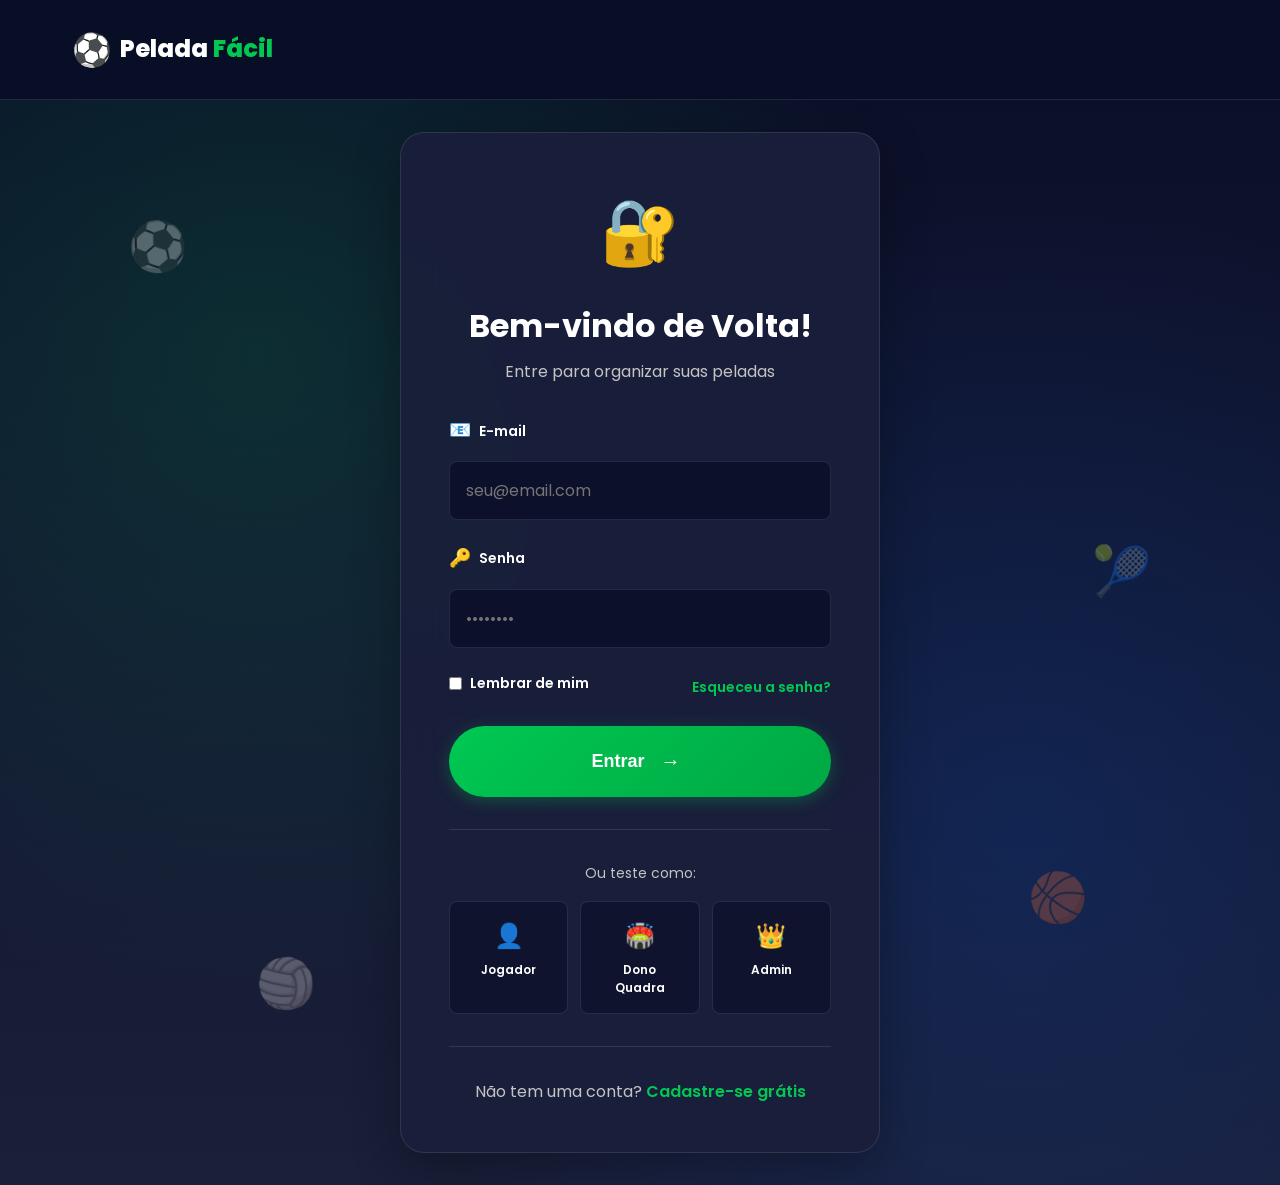
<file: login.html>
<!DOCTYPE html>
<html lang="pt-BR">
<head>
    <meta charset="UTF-8">
    <meta name="viewport" content="width=device-width, initial-scale=1.0">
    <title>Login - Pelada Fácil</title>
    <link rel="stylesheet" href="css/style.css">
    <link rel="stylesheet" href="css/dashboard.css">
    <link rel="preconnect" href="https://fonts.googleapis.com">
    <link rel="preconnect" href="https://fonts.gstatic.com" crossorigin>
    <link href="https://fonts.googleapis.com/css2?family=Poppins:wght@300;400;600;700;800&display=swap" rel="stylesheet">
</head>
<body class="login-page">
    <!-- Header Simples -->
    <header class="header-simple">
        <div class="container">
            <a href="index.html" class="nav__logo">
                <span class="logo-icon">⚽</span>
                <span class="logo-text">Pelada <span class="logo-accent">Fácil</span></span>
            </a>
        </div>
    </header>

    <!-- Login Container -->
    <div class="auth-container">
        <div class="auth-wrapper">
            <!-- Login Form -->
            <div class="auth-card" id="loginCard">
                <div class="auth-header">
                    <div class="auth-icon">🔐</div>
                    <h2>Bem-vindo de Volta!</h2>
                    <p>Entre para organizar suas peladas</p>
                </div>

                <form class="auth-form" id="loginForm">
                    <div class="form-group">
                        <label for="loginEmail">
                            <span class="label-icon">📧</span>
                            E-mail
                        </label>
                        <input type="email" id="loginEmail" placeholder="seu@email.com" required>
                    </div>

                    <div class="form-group">
                        <label for="loginPassword">
                            <span class="label-icon">🔑</span>
                            Senha
                        </label>
                        <input type="password" id="loginPassword" placeholder="••••••••" required>
                    </div>

                    <div class="form-options">
                        <label class="checkbox-label">
                            <input type="checkbox" id="rememberMe">
                            <span>Lembrar de mim</span>
                        </label>
                        <a href="#" class="link-text">Esqueceu a senha?</a>
                    </div>

                    <button type="submit" class="btn btn--primary btn--full btn--large">
                        <span>Entrar</span>
                        <span class="btn-icon">→</span>
                    </button>

                    <!-- Quick Login Options -->
                    <div class="quick-login">
                        <p class="quick-login__title">Ou teste como:</p>
                        <div class="quick-login__buttons">
                            <button type="button" class="quick-btn" data-role="user">
                                <span class="quick-icon">👤</span>
                                <span>Jogador</span>
                            </button>
                            <button type="button" class="quick-btn" data-role="court-admin">
                                <span class="quick-icon">🏟️</span>
                                <span>Dono Quadra</span>
                            </button>
                            <button type="button" class="quick-btn" data-role="admin">
                                <span class="quick-icon">👑</span>
                                <span>Admin</span>
                            </button>
                        </div>
                    </div>
                </form>

                <div class="auth-footer">
                    <p>Não tem uma conta? <a href="#" class="link-text" id="showRegister">Cadastre-se grátis</a></p>
                </div>
            </div>

            <!-- Register Form -->
            <div class="auth-card hidden" id="registerCard">
                <div class="auth-header">
                    <div class="auth-icon">🎉</div>
                    <h2>Crie sua Conta</h2>
                    <p>Junte-se a milhares de jogadores</p>
                </div>

                <form class="auth-form" id="registerForm">
                    <div class="form-group">
                        <label for="registerName">
                            <span class="label-icon">👤</span>
                            Nome Completo
                        </label>
                        <input type="text" id="registerName" placeholder="Seu nome" required>
                    </div>

                    <div class="form-group">
                        <label for="registerEmail">
                            <span class="label-icon">📧</span>
                            E-mail
                        </label>
                        <input type="email" id="registerEmail" placeholder="seu@email.com" required>
                    </div>

                    <div class="form-group">
                        <label for="registerPhone">
                            <span class="label-icon">📱</span>
                            WhatsApp
                        </label>
                        <input type="tel" id="registerPhone" placeholder="(11) 99999-9999" required>
                    </div>

                    <div class="form-group">
                        <label for="registerType">
                            <span class="label-icon">⚽</span>
                            Tipo de Conta
                        </label>
                        <select id="registerType" required>
                            <option value="">Selecione...</option>
                            <option value="player">Jogador</option>
                            <option value="court-owner">Dono de Quadra/Campo</option>
                            <option value="organizer">Organizador de Eventos</option>
                        </select>
                    </div>

                    <div class="form-group">
                        <label for="registerPassword">
                            <span class="label-icon">🔑</span>
                            Senha
                        </label>
                        <input type="password" id="registerPassword" placeholder="••••••••" required>
                    </div>

                    <div class="form-group">
                        <label for="registerPasswordConfirm">
                            <span class="label-icon">✅</span>
                            Confirmar Senha
                        </label>
                        <input type="password" id="registerPasswordConfirm" placeholder="••••••••" required>
                    </div>

                    <label class="checkbox-label">
                        <input type="checkbox" id="acceptTerms" required>
                        <span>Aceito os <a href="#" class="link-text">termos de uso</a> e <a href="#" class="link-text">política de privacidade</a></span>
                    </label>

                    <button type="submit" class="btn btn--primary btn--full btn--large">
                        <span>Criar Conta Grátis</span>
                        <span class="btn-icon">🚀</span>
                    </button>
                </form>

                <div class="auth-footer">
                    <p>Já tem uma conta? <a href="#" class="link-text" id="showLogin">Faça login</a></p>
                </div>
            </div>
        </div>

        <!-- Decorative Elements -->
        <div class="auth-decoration">
            <div class="float-ball ball-1">⚽</div>
            <div class="float-ball ball-2">🏀</div>
            <div class="float-ball ball-3">🏐</div>
            <div class="float-ball ball-4">🎾</div>
        </div>
    </div>

    <script src="js/auth.js"></script>
</body>
</html>
</file>
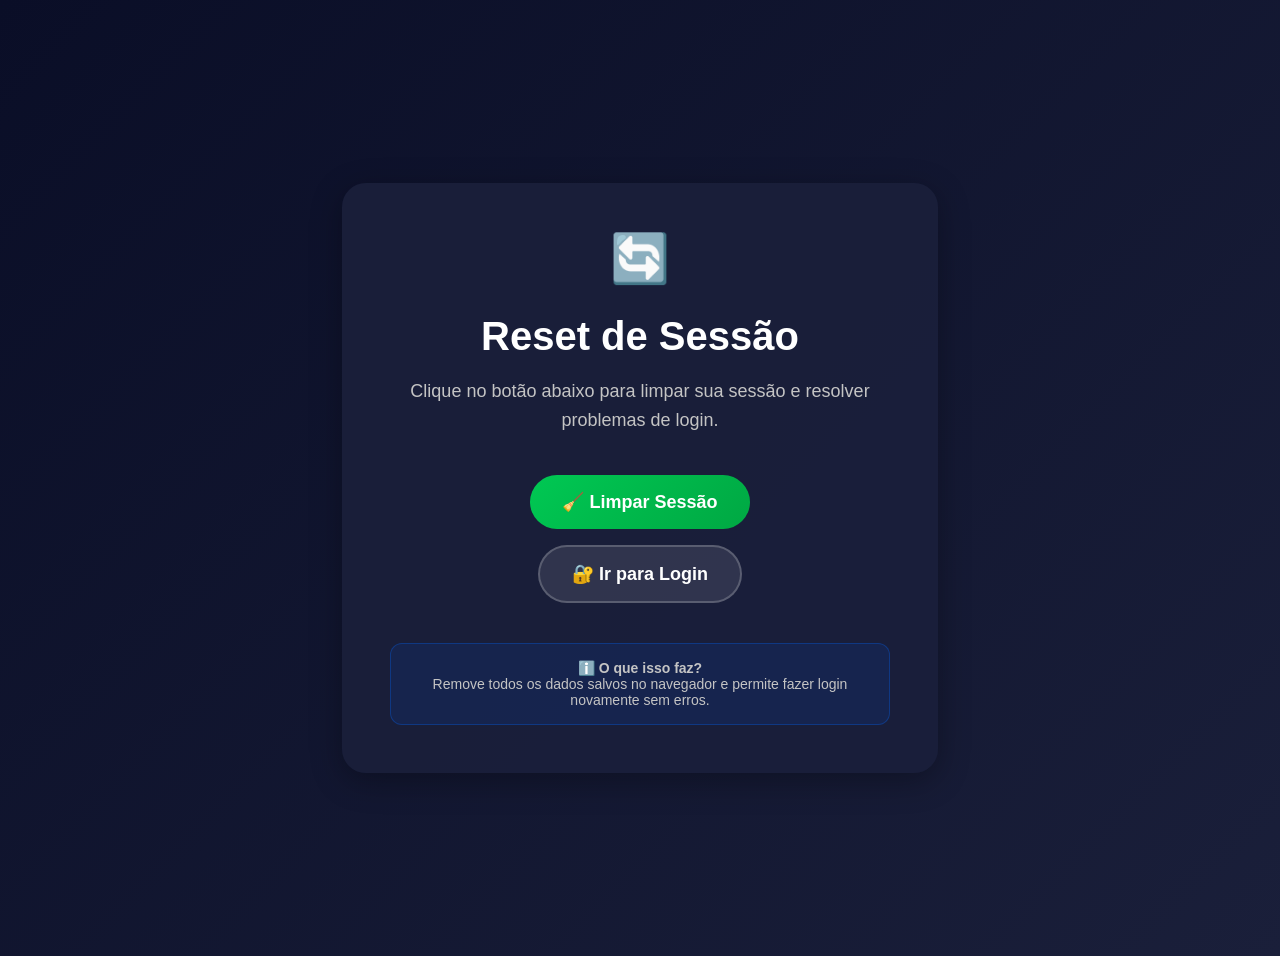
<file: reset.html>
<!DOCTYPE html>
<html lang="pt-BR">
<head>
    <meta charset="UTF-8">
    <meta name="viewport" content="width=device-width, initial-scale=1.0">
    <title>Reset - Pelada Fácil</title>
    <style>
        body {
            font-family: 'Segoe UI', Tahoma, Geneva, Verdana, sans-serif;
            background: linear-gradient(135deg, #0a0e27 0%, #1a1f3a 100%);
            color: white;
            min-height: 100vh;
            display: flex;
            align-items: center;
            justify-content: center;
            padding: 20px;
        }
        .container {
            background: rgba(26, 31, 58, 0.95);
            padding: 3rem;
            border-radius: 24px;
            box-shadow: 0 8px 32px rgba(0, 0, 0, 0.3);
            text-align: center;
            max-width: 500px;
        }
        h1 {
            font-size: 2.5rem;
            margin-bottom: 1rem;
        }
        p {
            font-size: 1.125rem;
            color: #c4c4c4;
            margin-bottom: 2rem;
            line-height: 1.6;
        }
        .btn {
            background: linear-gradient(135deg, #00c853 0%, #00a843 100%);
            color: white;
            padding: 1rem 2rem;
            border: none;
            border-radius: 50px;
            font-size: 1.125rem;
            font-weight: 600;
            cursor: pointer;
            transition: transform 0.3s ease;
            margin: 0.5rem;
        }
        .btn:hover {
            transform: translateY(-3px);
        }
        .btn-secondary {
            background: rgba(255, 255, 255, 0.1);
            border: 2px solid rgba(255, 255, 255, 0.2);
        }
        .success {
            color: #00c853;
            font-size: 3rem;
            margin-bottom: 1rem;
        }
        .info-box {
            background: rgba(0, 102, 255, 0.1);
            border: 1px solid rgba(0, 102, 255, 0.3);
            padding: 1rem;
            border-radius: 12px;
            margin-top: 2rem;
            font-size: 0.875rem;
            color: #c4c4c4;
        }
    </style>
</head>
<body>
    <div class="container">
        <div class="success">🔄</div>
        <h1>Reset de Sessão</h1>
        <p id="message">Clique no botão abaixo para limpar sua sessão e resolver problemas de login.</p>

        <div id="buttons">
            <button class="btn" onclick="resetSession()">
                🧹 Limpar Sessão
            </button>
            <br>
            <button class="btn btn-secondary" onclick="goToLogin()">
                🔐 Ir para Login
            </button>
        </div>

        <div class="info-box">
            <strong>ℹ️ O que isso faz?</strong><br>
            Remove todos os dados salvos no navegador e permite fazer login novamente sem erros.
        </div>
    </div>

    <script>
        function resetSession() {
            // Clear localStorage
            localStorage.clear();

            // Clear sessionStorage
            sessionStorage.clear();

            // Update UI
            document.getElementById('message').innerHTML =
                '<strong style="color: #00c853;">✅ Sessão limpa com sucesso!</strong><br><br>' +
                'Agora você pode fazer login normalmente.';

            document.getElementById('buttons').innerHTML = `
                <button class="btn" onclick="goToLogin()">
                    🚀 Ir para Login
                </button>
            `;

            // Show success message
            console.log('✅ Sessão resetada com sucesso!');
            console.log('Você pode fazer login novamente.');
        }

        function goToLogin() {
            window.location.href = 'login.html';
        }

        // Auto-check
        window.addEventListener('DOMContentLoaded', () => {
            const isLoggedIn = localStorage.getItem('isLoggedIn');
            if (isLoggedIn) {
                console.log('⚠️ Sessão ativa detectada. Use o botão para limpar.');
            } else {
                console.log('✅ Nenhuma sessão ativa encontrada.');
            }
        });
    </script>
</body>
</html>
</file>
<file: css/style.css>
/* ========================================
   PELADA FÁCIL - PROFESSIONAL SPORTS PLATFORM
   Inspired by GE/Globo Esporte Design System
   ======================================== */

/* === ROOT VARIABLES === */
:root {
    /* Colors - Sports Theme */
    --primary-green: #00c853;
    --primary-dark: #00a843;
    --primary-light: #5efc82;

    --accent-blue: #0066ff;
    --accent-orange: #ff6b00;
    --accent-yellow: #ffd600;
    --accent-red: #ff1744;

    /* Neutrals */
    --black: #0a0e27;
    --dark-grey: #1a1f3a;
    --grey: #2d3354;
    --light-grey: #c4c4c4;
    --white: #ffffff;
    --off-white: #f8f9fa;

    /* Gradients */
    --gradient-primary: linear-gradient(135deg, #00c853 0%, #00a843 100%);
    --gradient-accent: linear-gradient(135deg, #0066ff 0%, #00c853 100%);
    --gradient-dark: linear-gradient(180deg, #0a0e27 0%, #1a1f3a 100%);

    /* Typography */
    --font-primary: 'Poppins', -apple-system, BlinkMacSystemFont, 'Segoe UI', sans-serif;

    /* Spacing */
    --spacing-xs: 0.5rem;
    --spacing-sm: 1rem;
    --spacing-md: 2rem;
    --spacing-lg: 4rem;
    --spacing-xl: 6rem;

    /* Transitions */
    --transition-fast: 0.2s ease;
    --transition-normal: 0.3s ease;
    --transition-slow: 0.5s ease;

    /* Shadows */
    --shadow-sm: 0 2px 8px rgba(0, 0, 0, 0.1);
    --shadow-md: 0 4px 16px rgba(0, 0, 0, 0.15);
    --shadow-lg: 0 8px 32px rgba(0, 0, 0, 0.2);
    --shadow-xl: 0 16px 48px rgba(0, 0, 0, 0.3);

    /* Border Radius */
    --radius-sm: 8px;
    --radius-md: 16px;
    --radius-lg: 24px;
    --radius-full: 9999px;
}

/* === RESET & BASE === */
* {
    margin: 0;
    padding: 0;
    box-sizing: border-box;
}

html {
    scroll-behavior: smooth;
    font-size: 16px;
}

body {
    font-family: var(--font-primary);
    background-color: var(--black);
    color: var(--white);
    line-height: 1.6;
    overflow-x: hidden;
}

img {
    max-width: 100%;
    height: auto;
    display: block;
}

a {
    text-decoration: none;
    color: inherit;
    transition: var(--transition-fast);
}

ul {
    list-style: none;
}

/* === UTILITIES === */
.container {
    max-width: 1200px;
    margin: 0 auto;
    padding: 0 var(--spacing-md);
}

.text-gradient {
    background: var(--gradient-accent);
    -webkit-background-clip: text;
    -webkit-text-fill-color: transparent;
    background-clip: text;
}

.section {
    padding: var(--spacing-xl) 0;
}

.section--dark {
    background: var(--gradient-dark);
}

/* === HEADER/NAVIGATION === */
.header {
    position: fixed;
    top: 0;
    left: 0;
    width: 100%;
    z-index: 1000;
    background: rgba(10, 14, 39, 0.95);
    backdrop-filter: blur(10px);
    border-bottom: 1px solid rgba(255, 255, 255, 0.1);
}

.nav {
    display: flex;
    justify-content: space-between;
    align-items: center;
    padding: 1.2rem var(--spacing-md);
}

.nav__logo {
    display: flex;
    align-items: center;
    gap: 0.5rem;
    font-size: 1.5rem;
    font-weight: 800;
}

.logo-icon {
    font-size: 2rem;
    animation: rotate 10s linear infinite;
}

@keyframes rotate {
    from { transform: rotate(0deg); }
    to { transform: rotate(360deg); }
}

.logo-accent {
    color: var(--primary-green);
}

.nav__menu {
    display: flex;
    gap: var(--spacing-md);
    align-items: center;
}

.nav__link {
    font-weight: 500;
    padding: 0.5rem 1rem;
    border-radius: var(--radius-sm);
    transition: var(--transition-fast);
}

.nav__link:hover {
    color: var(--primary-green);
    background: rgba(0, 200, 83, 0.1);
}

.nav__link--cta {
    background: var(--gradient-primary);
    color: var(--white);
    padding: 0.75rem 1.5rem;
    border-radius: var(--radius-full);
    font-weight: 600;
}

.nav__link--cta:hover {
    transform: translateY(-2px);
    box-shadow: 0 4px 12px rgba(0, 200, 83, 0.4);
}

.nav__toggle {
    display: none;
    flex-direction: column;
    gap: 4px;
    cursor: pointer;
}

.nav__toggle span {
    width: 25px;
    height: 3px;
    background: var(--white);
    border-radius: 2px;
    transition: var(--transition-fast);
}

/* === HERO SECTION === */
.hero {
    min-height: 100vh;
    display: flex;
    align-items: center;
    padding-top: 80px;
    background:
        radial-gradient(circle at 20% 50%, rgba(0, 200, 83, 0.15) 0%, transparent 50%),
        radial-gradient(circle at 80% 80%, rgba(0, 102, 255, 0.15) 0%, transparent 50%),
        var(--gradient-dark);
    position: relative;
    overflow: hidden;
}

.hero::before {
    content: '';
    position: absolute;
    top: 0;
    left: 0;
    right: 0;
    bottom: 0;
    background:
        linear-gradient(90deg, rgba(0, 200, 83, 0.03) 1px, transparent 1px),
        linear-gradient(0deg, rgba(0, 200, 83, 0.03) 1px, transparent 1px);
    background-size: 50px 50px;
    opacity: 0.5;
}

.hero__container {
    display: grid;
    grid-template-columns: 1fr 1fr;
    gap: var(--spacing-lg);
    align-items: center;
    position: relative;
    z-index: 1;
}

.hero__content {
    animation: fadeInUp 0.8s ease;
}

@keyframes fadeInUp {
    from {
        opacity: 0;
        transform: translateY(30px);
    }
    to {
        opacity: 1;
        transform: translateY(0);
    }
}

.hero__badge {
    display: inline-flex;
    align-items: center;
    gap: 0.5rem;
    background: rgba(0, 200, 83, 0.1);
    border: 1px solid rgba(0, 200, 83, 0.3);
    padding: 0.5rem 1rem;
    border-radius: var(--radius-full);
    font-size: 0.875rem;
    font-weight: 500;
    margin-bottom: var(--spacing-md);
}

.badge-icon {
    font-size: 1.25rem;
    animation: pulse 2s ease-in-out infinite;
}

@keyframes pulse {
    0%, 100% { transform: scale(1); }
    50% { transform: scale(1.1); }
}

.hero__title {
    font-size: 3.5rem;
    font-weight: 800;
    line-height: 1.1;
    margin-bottom: var(--spacing-md);
}

.hero__description {
    font-size: 1.25rem;
    color: var(--light-grey);
    margin-bottom: var(--spacing-md);
    line-height: 1.8;
}

.hero__buttons {
    display: flex;
    gap: var(--spacing-sm);
    margin-bottom: var(--spacing-lg);
}

.btn {
    display: inline-flex;
    align-items: center;
    gap: 0.5rem;
    padding: 1rem 2rem;
    border-radius: var(--radius-full);
    font-weight: 600;
    font-size: 1rem;
    border: none;
    cursor: pointer;
    transition: var(--transition-normal);
}

.btn--primary {
    background: var(--gradient-primary);
    color: var(--white);
    box-shadow: 0 4px 16px rgba(0, 200, 83, 0.3);
}

.btn--primary:hover {
    transform: translateY(-3px);
    box-shadow: 0 8px 24px rgba(0, 200, 83, 0.4);
}

.btn--primary .btn-icon {
    transition: var(--transition-fast);
}

.btn--primary:hover .btn-icon {
    transform: translateX(4px);
}

.btn--secondary {
    background: transparent;
    color: var(--white);
    border: 2px solid rgba(255, 255, 255, 0.2);
}

.btn--secondary:hover {
    background: rgba(255, 255, 255, 0.1);
    border-color: var(--primary-green);
}

.btn--large {
    padding: 1.25rem 2.5rem;
    font-size: 1.125rem;
}

.btn--full {
    width: 100%;
    justify-content: center;
}

.hero__stats {
    display: flex;
    gap: var(--spacing-md);
    padding-top: var(--spacing-md);
    border-top: 1px solid rgba(255, 255, 255, 0.1);
}

.stat-item {
    display: flex;
    flex-direction: column;
}

.stat-number {
    font-size: 2rem;
    font-weight: 800;
    color: var(--primary-green);
}

.stat-label {
    font-size: 0.875rem;
    color: var(--light-grey);
}

/* Hero Visual */
.hero__image {
    position: relative;
    height: 600px;
    animation: fadeIn 1s ease 0.3s both;
}

@keyframes fadeIn {
    from { opacity: 0; }
    to { opacity: 1; }
}

.hero__card {
    position: absolute;
    background: rgba(26, 31, 58, 0.9);
    backdrop-filter: blur(10px);
    border: 1px solid rgba(255, 255, 255, 0.1);
    border-radius: var(--radius-md);
    padding: 1.5rem;
    display: flex;
    gap: 1rem;
    align-items: center;
    box-shadow: var(--shadow-lg);
    animation: float 3s ease-in-out infinite;
}

@keyframes float {
    0%, 100% { transform: translateY(0); }
    50% { transform: translateY(-20px); }
}

.hero__card--1 {
    top: 10%;
    left: 10%;
    animation-delay: 0s;
}

.hero__card--2 {
    top: 40%;
    right: 5%;
    animation-delay: 1s;
}

.hero__card--3 {
    bottom: 15%;
    left: 15%;
    animation-delay: 2s;
}

.card-icon {
    font-size: 2rem;
    flex-shrink: 0;
}

.card-content h4 {
    font-size: 1rem;
    margin-bottom: 0.25rem;
}

.card-content p {
    font-size: 0.875rem;
    color: var(--light-grey);
}

.hero__visual {
    position: absolute;
    top: 50%;
    left: 50%;
    transform: translate(-50%, -50%);
    width: 400px;
    height: 400px;
    z-index: -1;
}

.field-lines {
    width: 100%;
    height: 100%;
    border: 3px solid rgba(0, 200, 83, 0.2);
    border-radius: 50%;
    position: relative;
}

.field-lines::before,
.field-lines::after {
    content: '';
    position: absolute;
    background: rgba(0, 200, 83, 0.2);
}

.field-lines::before {
    width: 3px;
    height: 100%;
    left: 50%;
    transform: translateX(-50%);
}

.field-lines::after {
    width: 100%;
    height: 3px;
    top: 50%;
    transform: translateY(-50%);
}

.ball-animation {
    position: absolute;
    font-size: 3rem;
    animation: moveBall 5s ease-in-out infinite;
}

@keyframes moveBall {
    0%, 100% { top: 10%; left: 10%; }
    25% { top: 80%; left: 30%; }
    50% { top: 20%; left: 70%; }
    75% { top: 70%; left: 80%; }
}

/* === PROBLEM SECTION === */
.section__header {
    text-align: center;
    margin-bottom: var(--spacing-lg);
}

.section__badge {
    display: inline-block;
    background: rgba(0, 200, 83, 0.1);
    border: 1px solid rgba(0, 200, 83, 0.3);
    padding: 0.5rem 1.5rem;
    border-radius: var(--radius-full);
    font-size: 0.875rem;
    font-weight: 600;
    text-transform: uppercase;
    letter-spacing: 1px;
    margin-bottom: var(--spacing-sm);
}

.section__badge--light {
    background: rgba(255, 255, 255, 0.1);
    border-color: rgba(255, 255, 255, 0.2);
}

.section__title {
    font-size: 3rem;
    font-weight: 800;
    line-height: 1.2;
}

.problem__grid {
    display: grid;
    grid-template-columns: repeat(auto-fit, minmax(320px, 1fr));
    gap: var(--spacing-md);
}

.problem__card {
    background: rgba(26, 31, 58, 0.5);
    border: 1px solid rgba(255, 255, 255, 0.1);
    border-radius: var(--radius-lg);
    padding: var(--spacing-md);
    transition: var(--transition-normal);
}

.problem__card:hover {
    transform: translateY(-8px);
    border-color: var(--primary-green);
    box-shadow: var(--shadow-xl);
}

.problem__icon {
    font-size: 3rem;
    margin-bottom: var(--spacing-sm);
    display: inline-block;
    padding: 1rem;
    border-radius: var(--radius-md);
}

.problem__icon--red {
    background: rgba(255, 23, 68, 0.1);
}

.problem__icon--orange {
    background: rgba(255, 107, 0, 0.1);
}

.problem__icon--yellow {
    background: rgba(255, 214, 0, 0.1);
}

.problem__card h3 {
    font-size: 1.5rem;
    margin-bottom: var(--spacing-sm);
}

.problem__card p {
    color: var(--light-grey);
    margin-bottom: var(--spacing-sm);
    line-height: 1.8;
}

.problem__stat {
    display: inline-block;
    background: rgba(0, 200, 83, 0.1);
    padding: 0.5rem 1rem;
    border-radius: var(--radius-full);
    font-size: 0.875rem;
    font-weight: 600;
    color: var(--primary-green);
}

/* === SOLUTION SECTION === */
.solution__grid {
    display: flex;
    flex-direction: column;
    gap: var(--spacing-xl);
}

.solution__item {
    display: grid;
    grid-template-columns: auto 1fr 1fr;
    gap: var(--spacing-md);
    align-items: center;
}

.solution__item--reverse {
    grid-template-columns: auto 1fr 1fr;
}

.solution__item--reverse .solution__content {
    order: 2;
}

.solution__item--reverse .solution__visual {
    order: 1;
}

.solution__number {
    font-size: 5rem;
    font-weight: 800;
    background: var(--gradient-accent);
    -webkit-background-clip: text;
    -webkit-text-fill-color: transparent;
    background-clip: text;
    opacity: 0.3;
}

.solution__content h3 {
    font-size: 2rem;
    margin-bottom: var(--spacing-sm);
}

.solution__content p {
    color: var(--light-grey);
    margin-bottom: var(--spacing-md);
    line-height: 1.8;
}

.feature-list {
    display: flex;
    flex-direction: column;
    gap: 0.75rem;
}

.feature-list li {
    color: var(--light-grey);
    font-size: 1rem;
}

.solution__visual {
    display: flex;
    justify-content: center;
    align-items: center;
}

.mockup {
    background: rgba(10, 14, 39, 0.8);
    border: 2px solid rgba(0, 200, 83, 0.3);
    border-radius: var(--radius-lg);
    padding: 1.5rem;
    width: 100%;
    max-width: 350px;
    box-shadow: var(--shadow-xl);
}

.mockup__header {
    font-weight: 700;
    margin-bottom: 1rem;
    padding-bottom: 0.75rem;
    border-bottom: 1px solid rgba(255, 255, 255, 0.1);
    color: var(--primary-green);
}

.mockup__list {
    display: flex;
    flex-direction: column;
    gap: 0.75rem;
}

.player-item {
    background: rgba(26, 31, 58, 0.8);
    padding: 1rem;
    border-radius: var(--radius-sm);
    font-size: 0.875rem;
}

.stat-grid {
    display: grid;
    grid-template-columns: 1fr 1fr;
    gap: 0.75rem;
}

.stat-box {
    background: rgba(0, 200, 83, 0.1);
    padding: 1rem;
    border-radius: var(--radius-sm);
    text-align: center;
    font-weight: 600;
}

.bracket {
    display: flex;
    flex-direction: column;
    gap: 0.75rem;
}

.match {
    background: rgba(26, 31, 58, 0.8);
    padding: 1rem;
    border-radius: var(--radius-sm);
    border-left: 3px solid var(--primary-green);
    font-size: 0.875rem;
}

/* === DIFFERENTIALS SECTION === */
.differentials__grid {
    display: grid;
    grid-template-columns: repeat(auto-fit, minmax(280px, 1fr));
    gap: var(--spacing-md);
}

.diff-card {
    background: rgba(26, 31, 58, 0.5);
    border: 1px solid rgba(255, 255, 255, 0.1);
    border-radius: var(--radius-lg);
    padding: var(--spacing-md);
    text-align: center;
    transition: var(--transition-normal);
}

.diff-card:hover {
    transform: translateY(-8px);
    background: rgba(26, 31, 58, 0.8);
    border-color: var(--primary-green);
    box-shadow: var(--shadow-xl);
}

.diff-card__icon {
    font-size: 3.5rem;
    margin-bottom: var(--spacing-sm);
}

.diff-card h3 {
    font-size: 1.5rem;
    margin-bottom: var(--spacing-sm);
}

.diff-card p {
    color: var(--light-grey);
    line-height: 1.8;
}

/* === SPORTS SECTION === */
.sports__grid {
    display: grid;
    grid-template-columns: repeat(auto-fit, minmax(250px, 1fr));
    gap: var(--spacing-md);
}

.sport-card {
    background: rgba(26, 31, 58, 0.5);
    border: 2px solid rgba(255, 255, 255, 0.1);
    border-radius: var(--radius-lg);
    padding: var(--spacing-md);
    text-align: center;
    transition: var(--transition-normal);
    position: relative;
    overflow: hidden;
}

.sport-card::before {
    content: '';
    position: absolute;
    top: 0;
    left: 0;
    right: 0;
    height: 4px;
    background: var(--gradient-primary);
    transform: scaleX(0);
    transition: var(--transition-normal);
}

.sport-card:hover::before {
    transform: scaleX(1);
}

.sport-card:hover {
    transform: translateY(-8px) scale(1.02);
    border-color: var(--primary-green);
    box-shadow: var(--shadow-xl);
}

.sport-card__icon {
    font-size: 4rem;
    margin-bottom: var(--spacing-sm);
}

.sport-card h3 {
    font-size: 1.5rem;
    margin-bottom: 0.5rem;
}

.sport-card p {
    color: var(--light-grey);
    font-size: 0.875rem;
}

.sport-card__badge {
    display: inline-block;
    background: var(--gradient-primary);
    padding: 0.25rem 0.75rem;
    border-radius: var(--radius-full);
    font-size: 0.75rem;
    font-weight: 600;
    margin-top: 0.5rem;
}

/* === CTA SECTION === */
.cta {
    background:
        radial-gradient(circle at 30% 50%, rgba(0, 200, 83, 0.2) 0%, transparent 50%),
        radial-gradient(circle at 70% 50%, rgba(0, 102, 255, 0.2) 0%, transparent 50%),
        var(--gradient-dark);
}

.cta__container {
    display: grid;
    grid-template-columns: 1fr 1fr;
    gap: var(--spacing-lg);
    align-items: center;
}

.cta__title {
    font-size: 2.5rem;
    font-weight: 800;
    margin-bottom: var(--spacing-sm);
}

.cta__description {
    color: var(--light-grey);
    font-size: 1.125rem;
    margin-bottom: var(--spacing-md);
}

.cta__form {
    background: rgba(26, 31, 58, 0.5);
    border: 1px solid rgba(255, 255, 255, 0.1);
    border-radius: var(--radius-lg);
    padding: var(--spacing-md);
    display: flex;
    flex-direction: column;
    gap: var(--spacing-sm);
}

.form-group input,
.form-group select {
    width: 100%;
    padding: 1rem;
    background: rgba(10, 14, 39, 0.8);
    border: 1px solid rgba(255, 255, 255, 0.1);
    border-radius: var(--radius-sm);
    color: var(--white);
    font-family: var(--font-primary);
    font-size: 1rem;
    transition: var(--transition-fast);
}

.form-group input:focus,
.form-group select:focus {
    outline: none;
    border-color: var(--primary-green);
    box-shadow: 0 0 0 3px rgba(0, 200, 83, 0.1);
}

.cta__note {
    text-align: center;
    color: var(--light-grey);
    font-size: 0.875rem;
    margin-top: var(--spacing-sm);
}

.cta__stats {
    display: flex;
    flex-direction: column;
    gap: var(--spacing-sm);
}

.cta-stat-card {
    background: rgba(26, 31, 58, 0.5);
    border: 1px solid rgba(255, 255, 255, 0.1);
    border-radius: var(--radius-md);
    padding: var(--spacing-md);
    display: flex;
    gap: var(--spacing-sm);
    align-items: center;
}

.cta-stat-icon {
    font-size: 2.5rem;
    flex-shrink: 0;
}

.cta-stat-card h4 {
    font-size: 1.125rem;
    margin-bottom: 0.25rem;
}

.cta-stat-card p {
    color: var(--light-grey);
    font-size: 0.875rem;
}

/* === FOOTER === */
.footer {
    background: rgba(10, 14, 39, 0.95);
    border-top: 1px solid rgba(255, 255, 255, 0.1);
    padding: var(--spacing-lg) 0 var(--spacing-md);
}

.footer__grid {
    display: grid;
    grid-template-columns: 2fr 1fr 1fr 1fr;
    gap: var(--spacing-lg);
    margin-bottom: var(--spacing-lg);
}

.footer__logo {
    display: flex;
    align-items: center;
    gap: 0.5rem;
    font-size: 1.5rem;
    font-weight: 800;
    margin-bottom: var(--spacing-sm);
}

.footer__description {
    color: var(--light-grey);
    margin-bottom: var(--spacing-md);
    line-height: 1.8;
}

.footer__social {
    display: flex;
    gap: var(--spacing-sm);
}

.social-link {
    width: 40px;
    height: 40px;
    display: flex;
    align-items: center;
    justify-content: center;
    background: rgba(255, 255, 255, 0.05);
    border-radius: var(--radius-sm);
    font-size: 1.25rem;
    transition: var(--transition-fast);
}

.social-link:hover {
    background: var(--primary-green);
    transform: translateY(-3px);
}

.footer__links h4 {
    font-size: 1.125rem;
    margin-bottom: var(--spacing-sm);
    color: var(--primary-green);
}

.footer__links ul {
    display: flex;
    flex-direction: column;
    gap: 0.5rem;
}

.footer__links a {
    color: var(--light-grey);
    transition: var(--transition-fast);
}

.footer__links a:hover {
    color: var(--primary-green);
    padding-left: 0.5rem;
}

.footer__bottom {
    display: flex;
    justify-content: space-between;
    align-items: center;
    padding-top: var(--spacing-md);
    border-top: 1px solid rgba(255, 255, 255, 0.1);
    color: var(--light-grey);
    font-size: 0.875rem;
}

.footer__legal {
    display: flex;
    gap: var(--spacing-md);
}

.footer__legal a:hover {
    color: var(--primary-green);
}

/* === RESPONSIVE DESIGN === */

/* Tablets */
@media (max-width: 1024px) {
    .hero__container,
    .cta__container {
        grid-template-columns: 1fr;
        gap: var(--spacing-md);
    }

    .hero__image {
        height: 400px;
    }

    .hero__title {
        font-size: 2.5rem;
    }

    .section__title {
        font-size: 2.25rem;
    }

    .solution__item,
    .solution__item--reverse {
        grid-template-columns: 1fr;
    }

    .solution__number {
        font-size: 3rem;
    }

    .footer__grid {
        grid-template-columns: 1fr 1fr;
    }
}

/* Mobile */
@media (max-width: 768px) {
    :root {
        --spacing-lg: 3rem;
        --spacing-xl: 4rem;
    }

    .nav__menu {
        position: fixed;
        top: 70px;
        left: -100%;
        width: 100%;
        background: rgba(10, 14, 39, 0.98);
        backdrop-filter: blur(10px);
        flex-direction: column;
        padding: var(--spacing-md);
        transition: var(--transition-normal);
        border-bottom: 1px solid rgba(255, 255, 255, 0.1);
    }

    .nav__menu.active {
        left: 0;
    }

    .nav__toggle {
        display: flex;
    }

    .nav__toggle.active span:nth-child(1) {
        transform: rotate(45deg) translate(5px, 5px);
    }

    .nav__toggle.active span:nth-child(2) {
        opacity: 0;
    }

    .nav__toggle.active span:nth-child(3) {
        transform: rotate(-45deg) translate(7px, -6px);
    }

    .hero__title {
        font-size: 2rem;
    }

    .hero__description {
        font-size: 1rem;
    }

    .hero__buttons {
        flex-direction: column;
    }

    .hero__stats {
        flex-direction: column;
        gap: var(--spacing-sm);
    }

    .hero__image {
        height: 300px;
    }

    .hero__card {
        padding: 1rem;
        font-size: 0.875rem;
    }

    .section__title {
        font-size: 1.75rem;
    }

    .problem__grid,
    .differentials__grid,
    .sports__grid {
        grid-template-columns: 1fr;
    }

    .solution__content h3 {
        font-size: 1.5rem;
    }

    .cta__title {
        font-size: 1.75rem;
    }

    .footer__grid {
        grid-template-columns: 1fr;
    }

    .footer__bottom {
        flex-direction: column;
        gap: var(--spacing-sm);
        text-align: center;
    }
}

/* Small Mobile */
@media (max-width: 480px) {
    .container {
        padding: 0 var(--spacing-sm);
    }

    .hero__title {
        font-size: 1.75rem;
    }

    .btn--large {
        padding: 1rem 1.5rem;
        font-size: 1rem;
    }

    .section {
        padding: var(--spacing-md) 0;
    }
}

/* === ANIMATIONS === */
@keyframes slideInLeft {
    from {
        opacity: 0;
        transform: translateX(-50px);
    }
    to {
        opacity: 1;
        transform: translateX(0);
    }
}

@keyframes slideInRight {
    from {
        opacity: 0;
        transform: translateX(50px);
    }
    to {
        opacity: 1;
        transform: translateX(0);
    }
}

/* Scroll Reveal Animation */
.reveal {
    opacity: 0;
    transform: translateY(30px);
    transition: all 0.6s ease;
}

.reveal.active {
    opacity: 1;
    transform: translateY(0);
}

/* === PRINT STYLES === */
@media print {
    .header,
    .nav__toggle,
    .hero__buttons,
    .cta__form,
    .footer__social {
        display: none;
    }
}
</file>
<file: css/dashboard.css>
/* ========================================
   PELADA FÁCIL - DASHBOARD STYLES
   Professional & Fun Design
   ======================================== */

/* === LOGIN/AUTH PAGES === */
.login-page {
    min-height: 100vh;
    background:
        radial-gradient(circle at 20% 30%, rgba(0, 200, 83, 0.15) 0%, transparent 50%),
        radial-gradient(circle at 80% 70%, rgba(0, 102, 255, 0.15) 0%, transparent 50%),
        linear-gradient(180deg, #0a0e27 0%, #1a1f3a 100%);
    display: flex;
    flex-direction: column;
}

.header-simple {
    padding: 1.5rem 0;
    background: rgba(10, 14, 39, 0.95);
    backdrop-filter: blur(10px);
    border-bottom: 1px solid rgba(255, 255, 255, 0.1);
}

.auth-container {
    flex: 1;
    display: flex;
    align-items: center;
    justify-content: center;
    padding: 2rem;
    position: relative;
    overflow: hidden;
}

.auth-wrapper {
    width: 100%;
    max-width: 480px;
    position: relative;
    z-index: 10;
}

.auth-card {
    background: rgba(26, 31, 58, 0.95);
    backdrop-filter: blur(20px);
    border: 1px solid rgba(255, 255, 255, 0.1);
    border-radius: var(--radius-lg);
    padding: 3rem;
    box-shadow: var(--shadow-xl);
    animation: fadeInUp 0.6s ease;
}

.auth-card.hidden {
    display: none;
}

.auth-header {
    text-align: center;
    margin-bottom: 2rem;
}

.auth-icon {
    font-size: 4rem;
    margin-bottom: 1rem;
    animation: pulse 2s ease-in-out infinite;
}

.auth-header h2 {
    font-size: 2rem;
    margin-bottom: 0.5rem;
}

.auth-header p {
    color: var(--light-grey);
}

.auth-form .form-group {
    margin-bottom: 1.5rem;
}

.auth-form label {
    display: flex;
    align-items: center;
    gap: 0.5rem;
    margin-bottom: 0.5rem;
    font-weight: 600;
    font-size: 0.875rem;
}

.label-icon {
    font-size: 1.125rem;
}

.auth-form input,
.auth-form select {
    width: 100%;
    padding: 1rem;
    background: rgba(10, 14, 39, 0.8);
    border: 1px solid rgba(255, 255, 255, 0.1);
    border-radius: var(--radius-sm);
    color: var(--white);
    font-family: var(--font-primary);
    font-size: 1rem;
    transition: var(--transition-fast);
}

.auth-form input:focus,
.auth-form select:focus {
    outline: none;
    border-color: var(--primary-green);
    box-shadow: 0 0 0 3px rgba(0, 200, 83, 0.1);
}

.form-options {
    display: flex;
    justify-content: space-between;
    align-items: center;
    margin-bottom: 1.5rem;
    font-size: 0.875rem;
}

.checkbox-label {
    display: flex;
    align-items: center;
    gap: 0.5rem;
    cursor: pointer;
}

.checkbox-label input {
    width: auto;
}

.link-text {
    color: var(--primary-green);
    font-weight: 600;
    transition: var(--transition-fast);
}

.link-text:hover {
    color: var(--primary-light);
    text-decoration: underline;
}

.quick-login {
    margin-top: 2rem;
    padding-top: 2rem;
    border-top: 1px solid rgba(255, 255, 255, 0.1);
}

.quick-login__title {
    text-align: center;
    color: var(--light-grey);
    font-size: 0.875rem;
    margin-bottom: 1rem;
}

.quick-login__buttons {
    display: grid;
    grid-template-columns: repeat(3, 1fr);
    gap: 0.75rem;
}

.quick-btn {
    display: flex;
    flex-direction: column;
    align-items: center;
    gap: 0.5rem;
    padding: 1rem;
    background: rgba(10, 14, 39, 0.6);
    border: 1px solid rgba(255, 255, 255, 0.1);
    border-radius: var(--radius-sm);
    color: var(--white);
    font-family: var(--font-primary);
    font-size: 0.75rem;
    font-weight: 600;
    cursor: pointer;
    transition: var(--transition-fast);
}

.quick-btn:hover {
    background: rgba(0, 200, 83, 0.1);
    border-color: var(--primary-green);
    transform: translateY(-2px);
}

.quick-icon {
    font-size: 1.5rem;
}

.auth-footer {
    text-align: center;
    margin-top: 2rem;
    padding-top: 2rem;
    border-top: 1px solid rgba(255, 255, 255, 0.1);
    color: var(--light-grey);
}

/* Floating Balls Animation */
.auth-decoration {
    position: absolute;
    top: 0;
    left: 0;
    right: 0;
    bottom: 0;
    pointer-events: none;
    overflow: hidden;
}

.float-ball {
    position: absolute;
    font-size: 3rem;
    opacity: 0.3;
    animation: floatBall 20s ease-in-out infinite;
}

.ball-1 {
    top: 10%;
    left: 10%;
    animation-delay: 0s;
}

.ball-2 {
    top: 70%;
    right: 15%;
    animation-delay: 5s;
}

.ball-3 {
    bottom: 15%;
    left: 20%;
    animation-delay: 10s;
}

.ball-4 {
    top: 40%;
    right: 10%;
    animation-delay: 15s;
}

@keyframes floatBall {
    0%, 100% {
        transform: translate(0, 0) rotate(0deg);
    }
    25% {
        transform: translate(30px, -30px) rotate(90deg);
    }
    50% {
        transform: translate(-20px, 40px) rotate(180deg);
    }
    75% {
        transform: translate(40px, 20px) rotate(270deg);
    }
}

/* === DASHBOARD LAYOUT === */
.dashboard-body {
    display: flex;
    min-height: 100vh;
    background: #0f1419;
}

/* === SIDEBAR === */
.sidebar {
    width: 280px;
    background: rgba(26, 31, 58, 0.95);
    backdrop-filter: blur(20px);
    border-right: 1px solid rgba(255, 255, 255, 0.1);
    display: flex;
    flex-direction: column;
    position: fixed;
    height: 100vh;
    overflow-y: auto;
    z-index: 1000;
    transition: var(--transition-normal);
}

.sidebar::-webkit-scrollbar {
    width: 6px;
}

.sidebar::-webkit-scrollbar-thumb {
    background: rgba(0, 200, 83, 0.5);
    border-radius: 3px;
}

.sidebar__header {
    padding: 2rem 1.5rem;
    border-bottom: 1px solid rgba(255, 255, 255, 0.1);
}

.sidebar__logo {
    display: flex;
    align-items: center;
    gap: 0.5rem;
    font-size: 1.25rem;
    font-weight: 800;
}

.sidebar__badge {
    display: inline-block;
    background: rgba(0, 200, 83, 0.2);
    border: 1px solid var(--primary-green);
    padding: 0.25rem 0.75rem;
    border-radius: var(--radius-full);
    font-size: 0.75rem;
    font-weight: 600;
    margin-top: 0.75rem;
    text-align: center;
}

.sidebar__badge--admin {
    background: rgba(255, 215, 0, 0.2);
    border-color: #ffd700;
    color: #ffd700;
}

.sidebar__nav {
    flex: 1;
    padding: 1rem 0;
}

.sidebar__link {
    display: flex;
    align-items: center;
    gap: 0.75rem;
    padding: 0.875rem 1.5rem;
    color: var(--light-grey);
    font-weight: 500;
    transition: var(--transition-fast);
    position: relative;
}

.sidebar__link:hover {
    background: rgba(0, 200, 83, 0.1);
    color: var(--white);
}

.sidebar__link.active {
    background: rgba(0, 200, 83, 0.15);
    color: var(--primary-green);
    border-right: 3px solid var(--primary-green);
}

.sidebar__icon {
    font-size: 1.25rem;
    flex-shrink: 0;
}

.sidebar__badge-small {
    margin-left: auto;
    background: var(--accent-red);
    color: var(--white);
    font-size: 0.75rem;
    font-weight: 700;
    padding: 0.125rem 0.5rem;
    border-radius: var(--radius-full);
}

.sidebar__footer {
    padding: 1.5rem;
    border-top: 1px solid rgba(255, 255, 255, 0.1);
}

.sidebar__user {
    display: flex;
    align-items: center;
    gap: 1rem;
    margin-bottom: 1rem;
    padding: 0.75rem;
    background: rgba(0, 200, 83, 0.1);
    border-radius: var(--radius-sm);
}

.user-avatar {
    width: 48px;
    height: 48px;
    background: var(--gradient-primary);
    border-radius: 50%;
    display: flex;
    align-items: center;
    justify-content: center;
    font-size: 1.5rem;
    flex-shrink: 0;
}

.user-info {
    flex: 1;
    min-width: 0;
}

.user-name {
    font-weight: 700;
    white-space: nowrap;
    overflow: hidden;
    text-overflow: ellipsis;
}

.user-rating {
    font-size: 0.75rem;
    color: var(--light-grey);
}

.sidebar__link--logout {
    color: var(--accent-red);
}

.sidebar__link--logout:hover {
    background: rgba(255, 23, 68, 0.1);
}

/* === MAIN CONTENT === */
.dashboard-main {
    flex: 1;
    margin-left: 280px;
    display: flex;
    flex-direction: column;
}

/* === TOP BAR === */
.topbar {
    background: rgba(26, 31, 58, 0.95);
    backdrop-filter: blur(20px);
    border-bottom: 1px solid rgba(255, 255, 255, 0.1);
    padding: 1.5rem 2rem;
    display: flex;
    justify-content: space-between;
    align-items: center;
    position: sticky;
    top: 0;
    z-index: 100;
}

.topbar__left {
    display: flex;
    align-items: center;
    gap: 1rem;
}

.btn-menu-toggle {
    display: none;
    flex-direction: column;
    gap: 4px;
    background: none;
    border: none;
    cursor: pointer;
    padding: 0.5rem;
}

.btn-menu-toggle span {
    width: 24px;
    height: 3px;
    background: var(--white);
    border-radius: 2px;
    transition: var(--transition-fast);
}

.topbar__title {
    font-size: 1.5rem;
    font-weight: 700;
}

.topbar__right {
    display: flex;
    align-items: center;
    gap: 1rem;
}

.topbar__btn {
    position: relative;
    background: rgba(255, 255, 255, 0.05);
    border: 1px solid rgba(255, 255, 255, 0.1);
    border-radius: var(--radius-sm);
    padding: 0.75rem;
    color: var(--white);
    font-size: 1.25rem;
    cursor: pointer;
    transition: var(--transition-fast);
}

.topbar__btn:hover {
    background: rgba(0, 200, 83, 0.1);
    border-color: var(--primary-green);
}

.topbar__badge {
    position: absolute;
    top: -6px;
    right: -6px;
    background: var(--accent-red);
    color: var(--white);
    font-size: 0.625rem;
    font-weight: 700;
    padding: 0.125rem 0.375rem;
    border-radius: var(--radius-full);
    border: 2px solid rgba(26, 31, 58, 0.95);
}

/* === DASHBOARD CONTENT === */
.dashboard-content {
    flex: 1;
    padding: 2rem;
    overflow-y: auto;
}

/* === STATS CARDS === */
.stats-grid {
    display: grid;
    grid-template-columns: repeat(auto-fit, minmax(250px, 1fr));
    gap: 1.5rem;
    margin-bottom: 2rem;
}

.stats-grid--four {
    grid-template-columns: repeat(4, 1fr);
}

.stat-card {
    background: rgba(26, 31, 58, 0.8);
    border: 1px solid rgba(255, 255, 255, 0.1);
    border-radius: var(--radius-md);
    padding: 1.5rem;
    display: flex;
    gap: 1rem;
    align-items: center;
    transition: var(--transition-normal);
    position: relative;
    overflow: hidden;
}

.stat-card::before {
    content: '';
    position: absolute;
    top: 0;
    left: 0;
    width: 4px;
    height: 100%;
    background: var(--primary-green);
}

.stat-card--green::before {
    background: var(--primary-green);
}

.stat-card--blue::before {
    background: var(--accent-blue);
}

.stat-card--orange::before {
    background: var(--accent-orange);
}

.stat-card--purple::before {
    background: #9c27b0;
}

.stat-card:hover {
    transform: translateY(-4px);
    box-shadow: var(--shadow-lg);
    border-color: var(--primary-green);
}

.stat-card__icon {
    font-size: 2.5rem;
    flex-shrink: 0;
}

.stat-card__content {
    flex: 1;
}

.stat-card__value {
    font-size: 2rem;
    font-weight: 800;
    line-height: 1;
    margin-bottom: 0.25rem;
}

.stat-card__label {
    color: var(--light-grey);
    font-size: 0.875rem;
}

.stat-card__trend {
    font-size: 0.75rem;
    color: var(--light-grey);
    margin-top: 0.25rem;
}

.stat-card__trend--up {
    color: var(--primary-green);
}

/* === SECTION CARDS === */
.section-card {
    background: rgba(26, 31, 58, 0.8);
    border: 1px solid rgba(255, 255, 255, 0.1);
    border-radius: var(--radius-lg);
    padding: 2rem;
    margin-bottom: 2rem;
}

.section-card--alert {
    border-color: var(--accent-orange);
    background: rgba(255, 107, 0, 0.05);
}

.section-card__header {
    display: flex;
    justify-content: space-between;
    align-items: center;
    margin-bottom: 1.5rem;
}

.section-card__header h2 {
    font-size: 1.5rem;
    font-weight: 700;
}

.section-card__footer {
    margin-top: 1.5rem;
    text-align: center;
}

/* === MATCHES === */
.matches-grid {
    display: grid;
    grid-template-columns: repeat(auto-fill, minmax(320px, 1fr));
    gap: 1.5rem;
}

.match-card {
    background: rgba(10, 14, 39, 0.8);
    border: 1px solid rgba(255, 255, 255, 0.1);
    border-radius: var(--radius-md);
    padding: 1.5rem;
    display: grid;
    grid-template-columns: auto 1fr;
    gap: 1rem;
    position: relative;
    transition: var(--transition-normal);
}

.match-card:hover {
    transform: translateY(-4px);
    border-color: var(--primary-green);
    box-shadow: var(--shadow-md);
}

.match-card__badge {
    position: absolute;
    top: 1rem;
    right: 1rem;
    padding: 0.25rem 0.75rem;
    border-radius: var(--radius-full);
    font-size: 0.75rem;
    font-weight: 600;
}

.match-card__badge--confirmed {
    background: rgba(0, 200, 83, 0.2);
    color: var(--primary-green);
}

.match-card__badge--pending {
    background: rgba(255, 214, 0, 0.2);
    color: var(--accent-yellow);
}

.match-card__date {
    background: var(--gradient-primary);
    border-radius: var(--radius-sm);
    padding: 1rem;
    text-align: center;
    width: 70px;
    height: 70px;
    display: flex;
    flex-direction: column;
    justify-content: center;
}

.date-day {
    font-size: 1.75rem;
    font-weight: 800;
    line-height: 1;
}

.date-month {
    font-size: 0.75rem;
    font-weight: 600;
    text-transform: uppercase;
}

.match-card__info {
    grid-column: 1 / -1;
}

.match-card__info h3 {
    font-size: 1.125rem;
    margin-bottom: 0.5rem;
}

.match-card__info p {
    font-size: 0.875rem;
    color: var(--light-grey);
    margin-bottom: 0.25rem;
}

.match-card__actions {
    grid-column: 1 / -1;
    margin-top: 0.5rem;
}

/* === COURTS === */
.filter-tabs {
    display: flex;
    gap: 0.5rem;
}

.filter-tab {
    padding: 0.5rem 1rem;
    background: transparent;
    border: 1px solid rgba(255, 255, 255, 0.1);
    border-radius: var(--radius-full);
    color: var(--light-grey);
    font-family: var(--font-primary);
    font-size: 0.875rem;
    font-weight: 600;
    cursor: pointer;
    transition: var(--transition-fast);
}

.filter-tab:hover {
    background: rgba(255, 255, 255, 0.05);
}

.filter-tab.active {
    background: var(--primary-green);
    color: var(--white);
    border-color: var(--primary-green);
}

.courts-grid {
    display: grid;
    grid-template-columns: repeat(auto-fill, minmax(300px, 1fr));
    gap: 1.5rem;
}

.court-card {
    background: rgba(10, 14, 39, 0.8);
    border: 1px solid rgba(255, 255, 255, 0.1);
    border-radius: var(--radius-md);
    overflow: hidden;
    transition: var(--transition-normal);
}

.court-card:hover {
    transform: translateY(-6px);
    border-color: var(--primary-green);
    box-shadow: var(--shadow-lg);
}

.court-card__image {
    height: 180px;
    background: rgba(0, 200, 83, 0.1);
    display: flex;
    align-items: center;
    justify-content: center;
    position: relative;
}

.court-placeholder {
    font-size: 4rem;
}

.court-card__badge {
    position: absolute;
    top: 1rem;
    right: 1rem;
    background: var(--accent-orange);
    color: var(--white);
    padding: 0.375rem 0.75rem;
    border-radius: var(--radius-full);
    font-size: 0.75rem;
    font-weight: 600;
}

.court-card__badge--featured {
    background: var(--gradient-primary);
}

.court-card__content {
    padding: 1.5rem;
}

.court-card__header {
    display: flex;
    justify-content: space-between;
    align-items: start;
    margin-bottom: 0.5rem;
}

.court-card__header h3 {
    font-size: 1.125rem;
}

.court-rating {
    font-size: 0.875rem;
    white-space: nowrap;
}

.court-location {
    color: var(--light-grey);
    font-size: 0.875rem;
    margin-bottom: 1rem;
}

.court-features {
    display: flex;
    flex-wrap: wrap;
    gap: 0.5rem;
    margin-bottom: 1rem;
}

.feature-tag {
    background: rgba(0, 200, 83, 0.1);
    border: 1px solid rgba(0, 200, 83, 0.3);
    padding: 0.25rem 0.75rem;
    border-radius: var(--radius-full);
    font-size: 0.75rem;
    font-weight: 600;
}

.court-info {
    display: flex;
    justify-content: space-between;
    padding: 1rem 0;
    border-top: 1px solid rgba(255, 255, 255, 0.1);
    border-bottom: 1px solid rgba(255, 255, 255, 0.1);
    margin-bottom: 1rem;
}

.info-item {
    display: flex;
    align-items: center;
    gap: 0.5rem;
    font-size: 0.875rem;
}

.info-icon {
    font-size: 1.125rem;
}

.court-card__actions {
    display: flex;
    gap: 0.5rem;
}

/* === PLAYERS === */
.players-grid {
    display: grid;
    grid-template-columns: repeat(auto-fill, minmax(250px, 1fr));
    gap: 1rem;
}

.player-card {
    background: rgba(10, 14, 39, 0.8);
    border: 1px solid rgba(255, 255, 255, 0.1);
    border-radius: var(--radius-md);
    padding: 1rem;
    display: flex;
    align-items: center;
    gap: 1rem;
    transition: var(--transition-fast);
}

.player-card:hover {
    border-color: var(--primary-green);
    transform: translateX(4px);
}

.player-avatar {
    width: 56px;
    height: 56px;
    background: var(--gradient-primary);
    border-radius: 50%;
    display: flex;
    align-items: center;
    justify-content: center;
    font-size: 1.75rem;
    flex-shrink: 0;
}

.player-info {
    flex: 1;
    min-width: 0;
}

.player-info h4 {
    font-size: 1rem;
    margin-bottom: 0.25rem;
}

.player-rating {
    font-size: 0.75rem;
    color: var(--light-grey);
    margin-bottom: 0.25rem;
}

.player-location {
    font-size: 0.75rem;
    color: var(--light-grey);
}

/* === QUICK ACTIONS === */
.quick-actions-grid {
    display: grid;
    grid-template-columns: repeat(auto-fit, minmax(160px, 1fr));
    gap: 1rem;
}

.quick-action-btn {
    display: flex;
    flex-direction: column;
    align-items: center;
    gap: 0.75rem;
    padding: 1.5rem 1rem;
    background: rgba(10, 14, 39, 0.8);
    border: 1px solid rgba(255, 255, 255, 0.1);
    border-radius: var(--radius-md);
    color: var(--white);
    font-family: var(--font-primary);
    font-size: 0.875rem;
    font-weight: 600;
    cursor: pointer;
    transition: var(--transition-fast);
}

.quick-action-btn:hover {
    background: rgba(0, 200, 83, 0.1);
    border-color: var(--primary-green);
    transform: translateY(-4px);
}

.quick-action-icon {
    font-size: 2rem;
}

/* === SCHEDULE === */
.date-selector {
    display: flex;
    align-items: center;
    gap: 1rem;
    background: rgba(10, 14, 39, 0.8);
    padding: 0.5rem 1rem;
    border-radius: var(--radius-sm);
}

.btn-icon {
    background: transparent;
    border: none;
    color: var(--white);
    font-size: 1.25rem;
    cursor: pointer;
    padding: 0.25rem 0.5rem;
    transition: var(--transition-fast);
}

.btn-icon:hover {
    color: var(--primary-green);
}

.current-date {
    font-weight: 600;
}

.schedule-grid {
    display: flex;
    flex-direction: column;
    gap: 1rem;
}

.schedule-item {
    background: rgba(10, 14, 39, 0.8);
    border: 1px solid rgba(255, 255, 255, 0.1);
    border-left: 4px solid;
    border-radius: var(--radius-sm);
    padding: 1.25rem;
    display: grid;
    grid-template-columns: 120px 1fr auto;
    gap: 1.5rem;
    align-items: center;
    transition: var(--transition-fast);
}

.schedule-item:hover {
    border-color: var(--primary-green);
    transform: translateX(4px);
}

.schedule-item--booked {
    border-left-color: var(--primary-green);
}

.schedule-item--available {
    border-left-color: var(--accent-blue);
}

.schedule-item--pending {
    border-left-color: var(--accent-yellow);
}

.schedule-item--blocked {
    border-left-color: var(--accent-red);
    opacity: 0.7;
}

.schedule-time {
    font-weight: 700;
    font-size: 1.125rem;
}

.schedule-info h4 {
    font-size: 1rem;
    margin-bottom: 0.25rem;
}

.schedule-info p {
    font-size: 0.875rem;
    color: var(--light-grey);
}

.schedule-actions {
    display: flex;
    gap: 0.5rem;
}

/* === TABLES === */
.table-responsive {
    overflow-x: auto;
}

.data-table {
    width: 100%;
    border-collapse: collapse;
    font-size: 0.875rem;
}

.data-table thead {
    background: rgba(0, 200, 83, 0.1);
}

.data-table th {
    text-align: left;
    padding: 1rem;
    font-weight: 700;
    text-transform: uppercase;
    font-size: 0.75rem;
    letter-spacing: 0.5px;
    color: var(--light-grey);
}

.data-table td {
    padding: 1rem;
    border-bottom: 1px solid rgba(255, 255, 255, 0.05);
}

.data-table tbody tr {
    transition: var(--transition-fast);
}

.data-table tbody tr:hover {
    background: rgba(0, 200, 83, 0.05);
}

.table-user {
    display: flex;
    align-items: center;
    gap: 0.75rem;
}

.table-avatar {
    width: 40px;
    height: 40px;
    background: var(--gradient-primary);
    border-radius: 50%;
    display: flex;
    align-items: center;
    justify-content: center;
    font-size: 1.25rem;
    flex-shrink: 0;
}

.table-name {
    font-weight: 600;
}

.table-email {
    font-size: 0.75rem;
    color: var(--light-grey);
}

.table-court {
    display: flex;
    align-items: center;
    gap: 0.75rem;
}

.table-icon {
    font-size: 1.5rem;
}

.table-meta {
    font-size: 0.75rem;
    color: var(--light-grey);
}

/* === BADGES === */
.badge {
    display: inline-flex;
    align-items: center;
    gap: 0.25rem;
    padding: 0.25rem 0.75rem;
    border-radius: var(--radius-full);
    font-size: 0.75rem;
    font-weight: 600;
}

.badge--success {
    background: rgba(0, 200, 83, 0.2);
    color: var(--primary-green);
}

.badge--warning {
    background: rgba(255, 214, 0, 0.2);
    color: var(--accent-yellow);
}

.badge--danger {
    background: rgba(255, 23, 68, 0.2);
    color: var(--accent-red);
}

.badge--info {
    background: rgba(0, 102, 255, 0.2);
    color: var(--accent-blue);
}

.badge--sport {
    background: rgba(0, 200, 83, 0.1);
    border: 1px solid rgba(0, 200, 83, 0.3);
}

/* === BUTTONS === */
.btn--sm {
    padding: 0.5rem 1rem;
    font-size: 0.875rem;
}

.btn--success {
    background: var(--primary-green);
    color: var(--white);
}

.btn--success:hover {
    background: var(--primary-dark);
}

.btn--warning {
    background: var(--accent-yellow);
    color: var(--black);
}

.btn--warning:hover {
    background: #e6c200;
}

.btn--danger {
    background: var(--accent-red);
    color: var(--white);
}

.btn--danger:hover {
    background: #e01535;
}

/* === APPROVALS === */
.approval-grid {
    display: grid;
    grid-template-columns: repeat(auto-fill, minmax(320px, 1fr));
    gap: 1.5rem;
}

.approval-card {
    background: rgba(10, 14, 39, 0.8);
    border: 1px solid rgba(255, 255, 255, 0.1);
    border-radius: var(--radius-md);
    padding: 1.5rem;
    transition: var(--transition-normal);
}

.approval-card:hover {
    transform: translateY(-4px);
    border-color: var(--accent-orange);
    box-shadow: var(--shadow-md);
}

.approval-header {
    display: flex;
    justify-content: space-between;
    align-items: center;
    margin-bottom: 1rem;
}

.approval-badge {
    padding: 0.25rem 0.75rem;
    border-radius: var(--radius-full);
    font-size: 0.75rem;
    font-weight: 600;
}

.approval-badge--new {
    background: rgba(0, 200, 83, 0.2);
    color: var(--primary-green);
}

.approval-badge--update {
    background: rgba(0, 102, 255, 0.2);
    color: var(--accent-blue);
}

.approval-type {
    font-size: 2rem;
}

.approval-content h3 {
    font-size: 1.125rem;
    margin-bottom: 0.5rem;
}

.approval-location {
    color: var(--light-grey);
    font-size: 0.875rem;
    margin-bottom: 0.75rem;
}

.approval-info {
    display: flex;
    gap: 1rem;
    font-size: 0.75rem;
    color: var(--light-grey);
    margin-bottom: 0.75rem;
}

.approval-features {
    display: flex;
    flex-wrap: wrap;
    gap: 0.5rem;
    margin-bottom: 0.75rem;
}

.approval-price {
    font-weight: 700;
    font-size: 1rem;
    color: var(--primary-green);
    margin-bottom: 1rem;
}

.approval-actions {
    display: flex;
    gap: 0.5rem;
}

/* === ACTIVITY === */
.grid-2-columns {
    display: grid;
    grid-template-columns: repeat(2, 1fr);
    gap: 2rem;
}

.activity-list {
    display: flex;
    flex-direction: column;
    gap: 1rem;
}

.activity-item {
    display: flex;
    gap: 1rem;
    padding: 1rem;
    background: rgba(10, 14, 39, 0.6);
    border-radius: var(--radius-sm);
    transition: var(--transition-fast);
}

.activity-item:hover {
    background: rgba(10, 14, 39, 0.8);
}

.activity-icon {
    width: 40px;
    height: 40px;
    border-radius: 50%;
    display: flex;
    align-items: center;
    justify-content: center;
    font-size: 1.125rem;
    flex-shrink: 0;
}

.activity-icon--success {
    background: rgba(0, 200, 83, 0.2);
}

.activity-icon--info {
    background: rgba(0, 102, 255, 0.2);
}

.activity-icon--warning {
    background: rgba(255, 214, 0, 0.2);
}

.activity-content p {
    font-size: 0.875rem;
    margin-bottom: 0.25rem;
}

.activity-time {
    font-size: 0.75rem;
    color: var(--light-grey);
}

/* === REPORTS === */
.reports-list {
    display: flex;
    flex-direction: column;
    gap: 1rem;
}

.report-item {
    background: rgba(10, 14, 39, 0.6);
    border-left: 4px solid;
    border-radius: var(--radius-sm);
    padding: 1rem;
    transition: var(--transition-fast);
}

.report-item:hover {
    background: rgba(10, 14, 39, 0.8);
}

.report-item--high {
    border-left-color: var(--accent-red);
}

.report-item--medium {
    border-left-color: var(--accent-yellow);
}

.report-item--low {
    border-left-color: var(--accent-blue);
}

.report-header {
    display: flex;
    justify-content: space-between;
    align-items: center;
    margin-bottom: 0.5rem;
}

.report-priority {
    font-size: 0.75rem;
    font-weight: 700;
}

.report-time {
    font-size: 0.75rem;
    color: var(--light-grey);
}

.report-item h4 {
    font-size: 0.875rem;
    margin-bottom: 0.5rem;
}

.report-item p {
    font-size: 0.75rem;
    color: var(--light-grey);
    margin-bottom: 0.75rem;
}

/* === REVIEWS === */
.reviews-grid {
    display: flex;
    flex-direction: column;
    gap: 1rem;
}

.review-card {
    background: rgba(10, 14, 39, 0.8);
    border: 1px solid rgba(255, 255, 255, 0.1);
    border-radius: var(--radius-md);
    padding: 1.5rem;
}

.review-header {
    display: flex;
    justify-content: space-between;
    align-items: center;
    margin-bottom: 1rem;
}

.review-user {
    display: flex;
    align-items: center;
    gap: 0.75rem;
}

.review-avatar {
    width: 48px;
    height: 48px;
    background: var(--gradient-primary);
    border-radius: 50%;
    display: flex;
    align-items: center;
    justify-content: center;
    font-size: 1.5rem;
}

.review-name {
    font-weight: 700;
}

.review-date {
    font-size: 0.75rem;
    color: var(--light-grey);
}

.review-rating {
    font-size: 1rem;
}

.review-text {
    color: var(--light-grey);
    line-height: 1.6;
}

/* === USERS === */
.users-grid {
    display: grid;
    grid-template-columns: repeat(auto-fill, minmax(280px, 1fr));
    gap: 1rem;
}

.user-card {
    background: rgba(10, 14, 39, 0.8);
    border: 1px solid rgba(255, 255, 255, 0.1);
    border-radius: var(--radius-md);
    padding: 1.5rem;
    display: flex;
    flex-direction: column;
    align-items: center;
    text-align: center;
    transition: var(--transition-fast);
}

.user-card:hover {
    border-color: var(--primary-green);
    transform: translateY(-4px);
}

.user-card__avatar {
    width: 64px;
    height: 64px;
    background: var(--gradient-primary);
    border-radius: 50%;
    display: flex;
    align-items: center;
    justify-content: center;
    font-size: 2rem;
    margin-bottom: 1rem;
}

.user-card__info h4 {
    margin-bottom: 0.25rem;
}

.user-card__info p {
    font-size: 0.75rem;
    color: var(--light-grey);
    margin-bottom: 0.5rem;
}

.user-card__stats {
    display: flex;
    gap: 1rem;
    font-size: 0.75rem;
    color: var(--light-grey);
    margin: 1rem 0;
}

.user-card__actions {
    display: flex;
    gap: 0.5rem;
}

/* === RESPONSIVE === */
@media (max-width: 1200px) {
    .stats-grid--four {
        grid-template-columns: repeat(2, 1fr);
    }

    .grid-2-columns {
        grid-template-columns: 1fr;
    }
}

@media (max-width: 1024px) {
    .sidebar {
        transform: translateX(-100%);
    }

    .sidebar.active {
        transform: translateX(0);
    }

    .dashboard-main {
        margin-left: 0;
    }

    .btn-menu-toggle {
        display: flex;
    }

    .stats-grid {
        grid-template-columns: repeat(2, 1fr);
    }
}

@media (max-width: 768px) {
    .topbar {
        padding: 1rem;
    }

    .topbar__title {
        font-size: 1.125rem;
    }

    .dashboard-content {
        padding: 1rem;
    }

    .stats-grid,
    .stats-grid--four {
        grid-template-columns: 1fr;
    }

    .section-card {
        padding: 1.5rem;
    }

    .section-card__header {
        flex-direction: column;
        align-items: flex-start;
        gap: 1rem;
    }

    .matches-grid,
    .courts-grid,
    .approval-grid {
        grid-template-columns: 1fr;
    }

    .schedule-item {
        grid-template-columns: 1fr;
        gap: 1rem;
    }

    .schedule-actions {
        flex-direction: column;
    }

    .data-table {
        font-size: 0.75rem;
    }

    .data-table th,
    .data-table td {
        padding: 0.75rem 0.5rem;
    }

    .auth-card {
        padding: 2rem 1.5rem;
    }

    .quick-login__buttons {
        grid-template-columns: 1fr;
    }
}

@media (max-width: 480px) {
    .auth-wrapper {
        padding: 0;
    }

    .auth-card {
        border-radius: 0;
        min-height: 100vh;
    }

    .players-grid {
        grid-template-columns: 1fr;
    }

    .quick-actions-grid {
        grid-template-columns: repeat(2, 1fr);
    }
}

/* === ANIMATIONS === */
@keyframes slideInFromLeft {
    from {
        opacity: 0;
        transform: translateX(-30px);
    }
    to {
        opacity: 1;
        transform: translateX(0);
    }
}

.sidebar__link,
.stat-card,
.section-card {
    animation: slideInFromLeft 0.4s ease;
}

/* ==========================================
   MODALS
   ========================================== */

.modal-overlay {
    position: fixed;
    top: 0;
    left: 0;
    right: 0;
    bottom: 0;
    background: rgba(0, 0, 0, 0.7);
    backdrop-filter: blur(5px);
    display: flex;
    align-items: center;
    justify-content: center;
    z-index: 10000;
    padding: 20px;
    opacity: 1;
    transition: opacity 0.3s ease;
}

.modal-container {
    background: var(--color-white);
    border-radius: 16px;
    max-width: 600px;
    width: 100%;
    max-height: 90vh;
    overflow-y: auto;
    box-shadow: 0 20px 60px rgba(0, 0, 0, 0.3);
    animation: modalSlideIn 0.3s ease;
}

@keyframes modalSlideIn {
    from {
        opacity: 0;
        transform: translateY(-30px) scale(0.95);
    }
    to {
        opacity: 1;
        transform: translateY(0) scale(1);
    }
}

.modal-header {
    padding: 24px;
    border-bottom: 2px solid var(--color-border);
    display: flex;
    align-items: center;
    justify-content: space-between;
    background: linear-gradient(135deg, var(--color-primary) 0%, var(--color-secondary) 100%);
    color: white;
    border-radius: 16px 16px 0 0;
}

.modal-header h3 {
    margin: 0;
    font-size: 1.5rem;
    font-weight: 700;
}

.modal-close {
    background: rgba(255, 255, 255, 0.2);
    border: none;
    font-size: 28px;
    color: white;
    width: 36px;
    height: 36px;
    border-radius: 50%;
    cursor: pointer;
    display: flex;
    align-items: center;
    justify-content: center;
    transition: all 0.3s;
    line-height: 1;
}

.modal-close:hover {
    background: rgba(255, 255, 255, 0.3);
    transform: rotate(90deg);
}

.modal-body {
    padding: 24px;
    color: var(--color-text);
}

.modal-body p {
    margin: 0 0 16px;
    line-height: 1.6;
}

.modal-footer {
    padding: 16px 24px;
    border-top: 2px solid var(--color-border);
    display: flex;
    gap: 12px;
    justify-content: flex-end;
    background: var(--color-background);
    border-radius: 0 0 16px 16px;
}

/* Modal Specific Styles */

.approval-details {
    background: var(--color-background);
    padding: 16px;
    border-radius: 12px;
    margin-top: 16px;
}

.approval-details p {
    margin: 8px 0;
    display: flex;
    align-items: center;
    gap: 8px;
}

.approval-details i {
    color: var(--color-primary);
    font-size: 18px;
}

.form-modal {
    display: flex;
    flex-direction: column;
    gap: 16px;
}

.form-group {
    display: flex;
    flex-direction: column;
    gap: 8px;
}

.form-group label {
    font-weight: 600;
    color: var(--color-text);
    display: flex;
    align-items: center;
    gap: 8px;
}

.form-group label i {
    color: var(--color-primary);
}

.form-control {
    padding: 12px 16px;
    border: 2px solid var(--color-border);
    border-radius: 8px;
    font-size: 1rem;
    font-family: 'Poppins', sans-serif;
    transition: all 0.3s;
    width: 100%;
}

.form-control:focus {
    outline: none;
    border-color: var(--color-primary);
    box-shadow: 0 0 0 3px rgba(0, 200, 83, 0.1);
}

.form-row {
    display: grid;
    grid-template-columns: 1fr 1fr;
    gap: 16px;
}

.details-grid {
    display: grid;
    grid-template-columns: 1fr 1fr;
    gap: 16px;
}

.detail-item {
    padding: 12px;
    background: var(--color-background);
    border-radius: 8px;
}

.detail-item.full-width {
    grid-column: 1 / -1;
}

.detail-item label {
    display: flex;
    align-items: center;
    gap: 8px;
    font-weight: 600;
    color: var(--color-secondary);
    margin-bottom: 4px;
    font-size: 0.875rem;
}

.detail-item p {
    margin: 0;
    font-size: 1rem;
}

.amenities {
    display: flex;
    flex-wrap: wrap;
    gap: 8px;
    margin-top: 8px;
}

.amenity-tag {
    background: var(--color-primary);
    color: white;
    padding: 6px 12px;
    border-radius: 20px;
    font-size: 0.875rem;
    display: flex;
    align-items: center;
    gap: 6px;
}

.user-manage {
    display: flex;
    flex-direction: column;
    gap: 24px;
}

.user-info {
    display: flex;
    align-items: center;
    gap: 16px;
    padding: 16px;
    background: var(--color-background);
    border-radius: 12px;
}

.user-avatar-large {
    width: 80px;
    height: 80px;
    background: linear-gradient(135deg, var(--color-primary), var(--color-secondary));
    border-radius: 50%;
    display: flex;
    align-items: center;
    justify-content: center;
    font-size: 36px;
    color: white;
}

.user-info h4 {
    margin: 0;
    font-size: 1.25rem;
}

.user-info p {
    margin: 4px 0 0;
    color: var(--color-text-light);
    font-size: 0.875rem;
}

.manage-options {
    display: grid;
    grid-template-columns: 1fr 1fr;
    gap: 12px;
}

.manage-btn {
    padding: 16px;
    background: white;
    border: 2px solid var(--color-border);
    border-radius: 12px;
    cursor: pointer;
    transition: all 0.3s;
    display: flex;
    align-items: center;
    gap: 12px;
    font-family: 'Poppins', sans-serif;
    font-size: 1rem;
    font-weight: 500;
}

.manage-btn i {
    font-size: 20px;
    color: var(--color-primary);
}

.manage-btn:hover {
    background: var(--color-background);
    border-color: var(--color-primary);
    transform: translateY(-2px);
}

.manage-btn.danger {
    border-color: var(--color-danger);
}

.manage-btn.danger i {
    color: var(--color-danger);
}

.manage-btn.danger:hover {
    background: rgba(255, 23, 68, 0.05);
    border-color: var(--color-danger);
}

.upload-area {
    display: flex;
    flex-direction: column;
    gap: 16px;
}

.upload-zone {
    border: 3px dashed var(--color-border);
    border-radius: 12px;
    padding: 40px;
    text-align: center;
    cursor: pointer;
    transition: all 0.3s;
    background: var(--color-background);
}

.upload-zone:hover {
    border-color: var(--color-primary);
    background: rgba(0, 200, 83, 0.05);
}

.upload-zone i {
    font-size: 48px;
    color: var(--color-primary);
    margin-bottom: 12px;
}

.upload-zone p {
    font-weight: 600;
    color: var(--color-text);
    margin-bottom: 4px;
}

.upload-zone small {
    color: var(--color-text-light);
}

.photos-preview {
    display: grid;
    grid-template-columns: repeat(auto-fill, minmax(100px, 1fr));
    gap: 12px;
}

.preview-item {
    aspect-ratio: 1;
    border-radius: 8px;
    overflow: hidden;
    border: 2px solid var(--color-border);
}

.preview-item img {
    width: 100%;
    height: 100%;
    object-fit: cover;
}

.horarios-grid {
    display: grid;
    grid-template-columns: 1fr 1fr;
    gap: 12px;
    max-height: 400px;
    overflow-y: auto;
    padding: 4px;
}

.horario-item {
    padding: 16px;
    border-radius: 12px;
    border: 2px solid var(--color-border);
    cursor: pointer;
    transition: all 0.3s;
}

.horario-item.disponivel {
    background: rgba(0, 200, 83, 0.05);
    border-color: var(--color-primary);
}

.horario-item.disponivel:hover {
    background: rgba(0, 200, 83, 0.1);
    transform: translateY(-2px);
    box-shadow: 0 4px 12px rgba(0, 200, 83, 0.2);
}

.horario-item.reservado {
    background: rgba(150, 150, 150, 0.05);
    border-color: #999;
    cursor: not-allowed;
    opacity: 0.6;
}

.horario-time {
    font-weight: 700;
    font-size: 1.125rem;
    margin-bottom: 8px;
    color: var(--color-text);
}

.horario-price {
    color: var(--color-primary);
    font-weight: 600;
    margin-bottom: 8px;
}

.horario-status {
    display: flex;
    align-items: center;
    gap: 6px;
    font-size: 0.875rem;
}

.horario-status i {
    font-size: 16px;
}

.horario-item.disponivel .horario-status {
    color: var(--color-primary);
}

.horario-item.reservado .horario-status {
    color: #999;
}

.convite-form {
    display: flex;
    flex-direction: column;
    gap: 16px;
}

.pelada-details {
    display: flex;
    flex-direction: column;
    gap: 16px;
}

.detail-row {
    display: flex;
    gap: 16px;
    padding: 16px;
    background: var(--color-background);
    border-radius: 12px;
}

.detail-row i {
    font-size: 24px;
    color: var(--color-primary);
    width: 32px;
    flex-shrink: 0;
}

.detail-row label {
    font-weight: 600;
    color: var(--color-secondary);
    font-size: 0.875rem;
    margin-bottom: 4px;
    display: block;
}

.detail-row p {
    margin: 0;
}

.jogadores-list {
    margin-top: 8px;
}

.jogadores-list h4 {
    margin: 0 0 12px;
    font-size: 1rem;
}

.jogador-item {
    padding: 12px;
    background: white;
    border: 2px solid var(--color-border);
    border-radius: 8px;
    margin-bottom: 8px;
    display: flex;
    align-items: center;
    gap: 10px;
}

.jogador-item i {
    font-size: 24px;
    color: var(--color-primary);
}

/* Mobile Responsive */
@media (max-width: 768px) {
    .modal-container {
        max-width: 100%;
        max-height: 95vh;
    }

    .form-row,
    .details-grid,
    .horarios-grid,
    .manage-options {
        grid-template-columns: 1fr;
    }

    .modal-header h3 {
        font-size: 1.25rem;
    }
}

/* ==========================================
   ADMIN PAGES STYLES
   ========================================== */

/* Topbar Search */
.topbar-search {
    position: relative;
    margin-right: 16px;
}

.topbar-search input {
    padding: 10px 16px 10px 40px;
    border: 2px solid var(--color-border);
    border-radius: 8px;
    font-family: 'Poppins', sans-serif;
    font-size: 0.875rem;
    width: 300px;
    transition: all 0.3s;
}

.topbar-search input:focus {
    outline: none;
    border-color: var(--color-primary);
    box-shadow: 0 0 0 3px rgba(0, 200, 83, 0.1);
}

.topbar-search i {
    position: absolute;
    left: 14px;
    top: 50%;
    transform: translateY(-50%);
    color: var(--color-text-light);
}

/* Filter Tabs */
.filter-tabs {
    display: flex;
    gap: 12px;
    margin-bottom: 24px;
    flex-wrap: wrap;
}

.filter-tab {
    padding: 12px 20px;
    background: white;
    border: 2px solid var(--color-border);
    border-radius: 8px;
    font-family: 'Poppins', sans-serif;
    font-weight: 500;
    font-size: 0.875rem;
    cursor: pointer;
    transition: all 0.3s;
    display: flex;
    align-items: center;
    gap: 8px;
}

.filter-tab:hover {
    border-color: var(--color-primary);
    background: rgba(0, 200, 83, 0.05);
}

.filter-tab.active {
    background: var(--color-primary);
    color: white;
    border-color: var(--color-primary);
}

.filter-tab i {
    font-size: 16px;
}

/* Approval Full Grid */
.approval-full-grid {
    display: flex;
    flex-direction: column;
    gap: 24px;
}

.approval-card-full {
    background: white;
    border-radius: 16px;
    overflow: hidden;
    box-shadow: 0 4px 20px rgba(0, 0, 0, 0.08);
    display: grid;
    grid-template-columns: 400px 1fr auto;
    transition: all 0.3s;
}

.approval-card-full:hover {
    box-shadow: 0 8px 30px rgba(0, 0, 0, 0.12);
    transform: translateY(-2px);
}

/* Approval Images Section */
.approval-card-full__images {
    background: var(--color-background);
    padding: 16px;
}

.approval-main-img {
    width: 100%;
    height: 250px;
    object-fit: cover;
    border-radius: 12px;
    margin-bottom: 12px;
}

.approval-thumb-grid {
    display: grid;
    grid-template-columns: repeat(3, 1fr);
    gap: 8px;
}

.approval-thumb-grid img {
    width: 100%;
    height: 80px;
    object-fit: cover;
    border-radius: 8px;
    cursor: pointer;
    transition: all 0.3s;
}

.approval-thumb-grid img:hover {
    opacity: 0.8;
    transform: scale(1.05);
}

/* Approval Content Section */
.approval-card-full__content {
    padding: 24px;
    display: flex;
    flex-direction: column;
    gap: 20px;
}

.approval-header-full {
    display: flex;
    justify-content: space-between;
    align-items: flex-start;
}

.approval-header-full h3 {
    margin: 8px 0 0;
    font-size: 1.5rem;
    color: var(--color-text);
}

.approval-time {
    color: var(--color-text-light);
    font-size: 0.875rem;
}

/* Detail Boxes */
.approval-details-grid {
    display: grid;
    grid-template-columns: 1fr 1fr;
    gap: 16px;
}

.detail-box {
    display: flex;
    gap: 12px;
    padding: 16px;
    background: var(--color-background);
    border-radius: 12px;
    border: 2px solid var(--color-border);
}

.detail-box i {
    font-size: 24px;
    color: var(--color-primary);
    margin-top: 2px;
}

.detail-box label {
    display: block;
    font-weight: 600;
    font-size: 0.875rem;
    color: var(--color-secondary);
    margin-bottom: 4px;
}

.detail-box p {
    margin: 0;
    color: var(--color-text);
    font-size: 0.9375rem;
}

.detail-box small {
    display: block;
    color: var(--color-text-light);
    font-size: 0.8125rem;
    margin-top: 4px;
}

/* Features Section */
.approval-features-full h4,
.approval-description h4,
.approval-documents h4 {
    font-size: 1rem;
    color: var(--color-text);
    margin: 0 0 12px;
    display: flex;
    align-items: center;
    gap: 8px;
}

.approval-features-full h4 i,
.approval-description h4 i,
.approval-documents h4 i {
    color: var(--color-primary);
}

.features-tags {
    display: flex;
    flex-wrap: wrap;
    gap: 8px;
}

.approval-description p {
    margin: 0;
    line-height: 1.6;
    color: var(--color-text);
}

/* Approval Actions Section */
.approval-card-full__actions {
    display: flex;
    flex-direction: column;
    gap: 12px;
    padding: 24px;
    background: var(--color-background);
    border-left: 2px solid var(--color-border);
    justify-content: center;
    min-width: 200px;
}

.approval-card-full__actions .btn {
    width: 100%;
    justify-content: center;
}

/* User Approval Styles */
.user-approval-header {
    display: flex;
    flex-direction: column;
    align-items: center;
    padding: 32px;
    background: linear-gradient(135deg, var(--color-primary) 0%, var(--color-secondary) 100%);
    color: white;
    text-align: center;
    height: 100%;
    justify-content: center;
}

.user-approval-avatar {
    width: 150px;
    height: 150px;
    border-radius: 50%;
    border: 5px solid white;
    margin-bottom: 16px;
    object-fit: cover;
}

.user-approval-info h3 {
    color: white;
    margin: 12px 0 16px;
}

.user-email,
.user-phone {
    color: rgba(255, 255, 255, 0.9);
    font-size: 0.9375rem;
    margin: 8px 0;
    display: flex;
    align-items: center;
    justify-content: center;
    gap: 8px;
}

/* Documents List */
.approval-documents {
    margin-top: 8px;
}

.document-list {
    display: flex;
    flex-direction: column;
    gap: 8px;
}

.document-item {
    display: flex;
    align-items: center;
    gap: 12px;
    padding: 12px 16px;
    background: var(--color-background);
    border: 2px solid var(--color-border);
    border-radius: 8px;
    transition: all 0.3s;
}

.document-item:hover {
    border-color: var(--color-primary);
    background: rgba(0, 200, 83, 0.05);
}

.document-item i {
    font-size: 24px;
    color: #ff1744;
}

.document-item span {
    flex: 1;
    font-weight: 500;
}

.document-item .btn-icon {
    padding: 8px 12px;
    background: var(--color-primary);
    color: white;
    border-radius: 6px;
    transition: all 0.3s;
}

.document-item .btn-icon:hover {
    background: var(--color-secondary);
}

/* Responsive */
@media (max-width: 1200px) {
    .approval-card-full {
        grid-template-columns: 1fr;
    }

    .approval-card-full__actions {
        flex-direction: row;
        border-left: none;
        border-top: 2px solid var(--color-border);
        min-width: auto;
    }

    .approval-details-grid {
        grid-template-columns: 1fr;
    }
}

@media (max-width: 768px) {
    .topbar-search input {
        width: 200px;
    }

    .approval-card-full__actions {
        flex-direction: column;
    }
}
</file>
